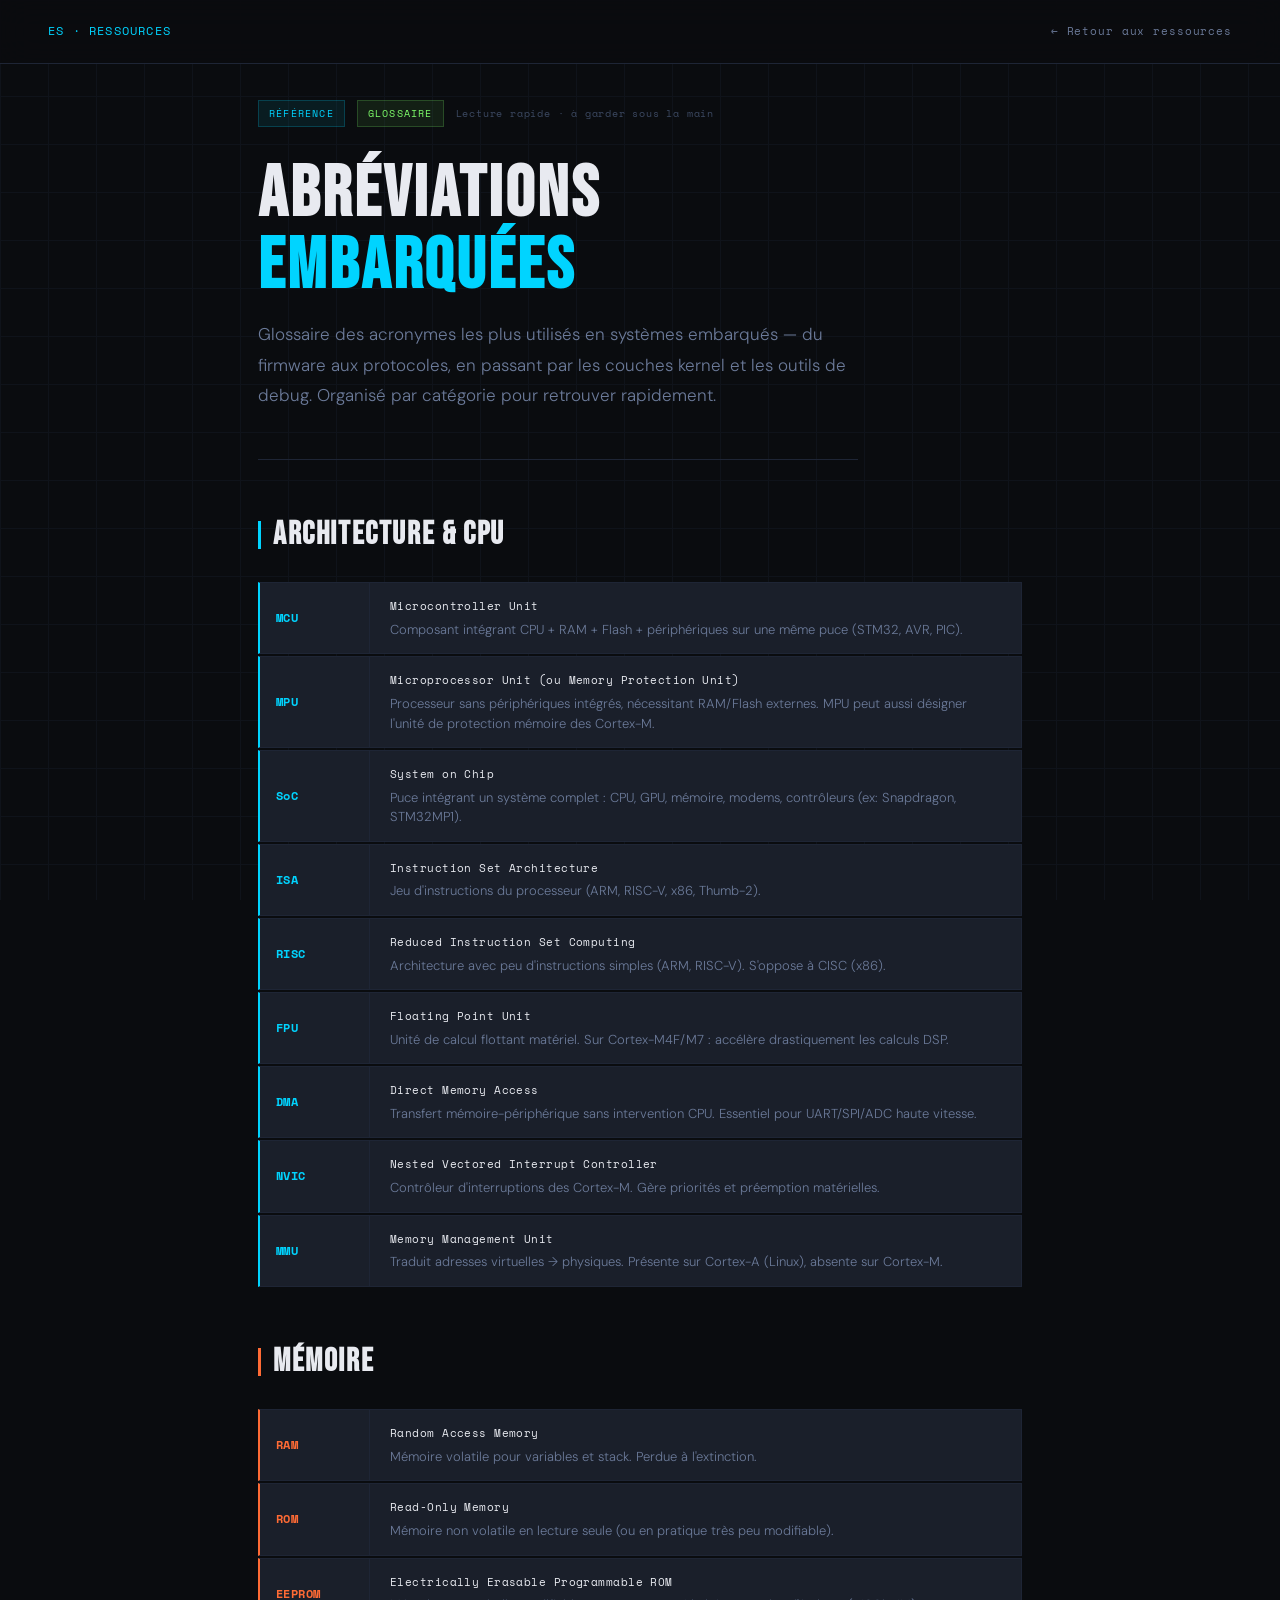
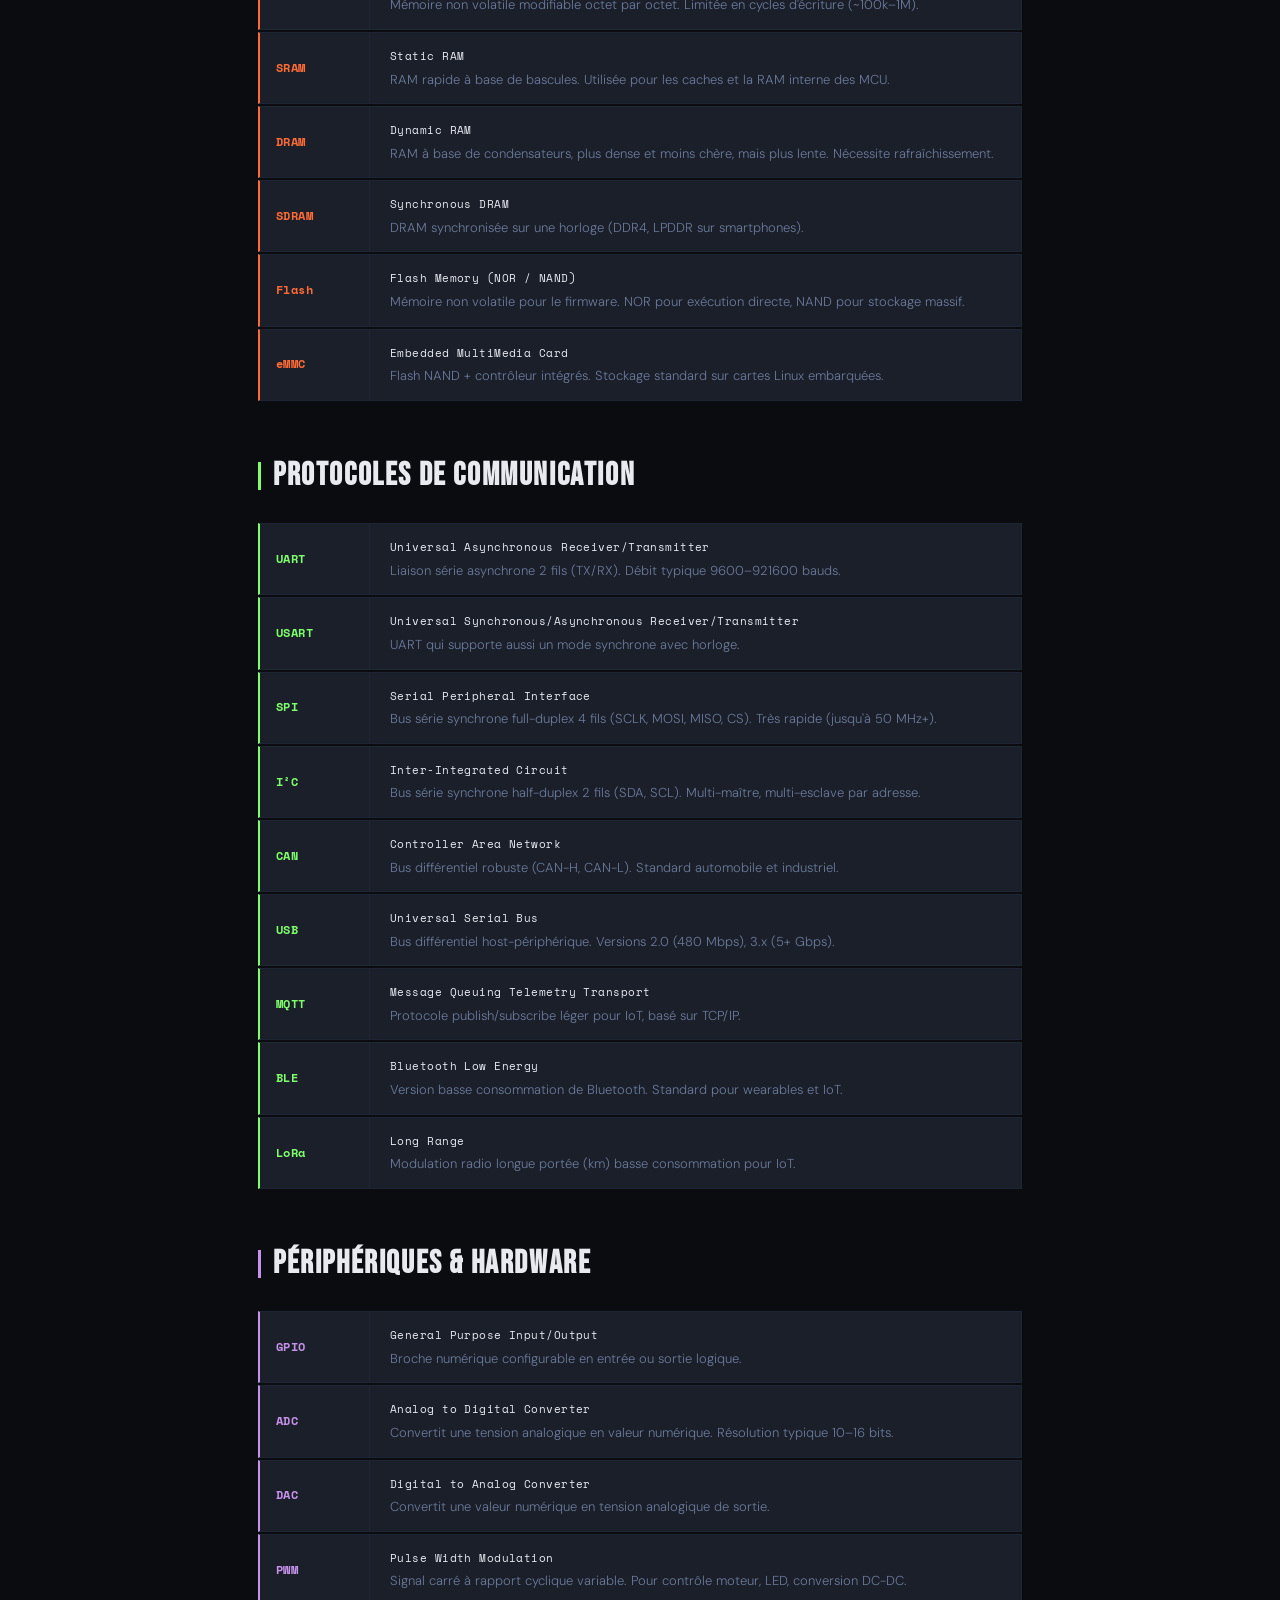
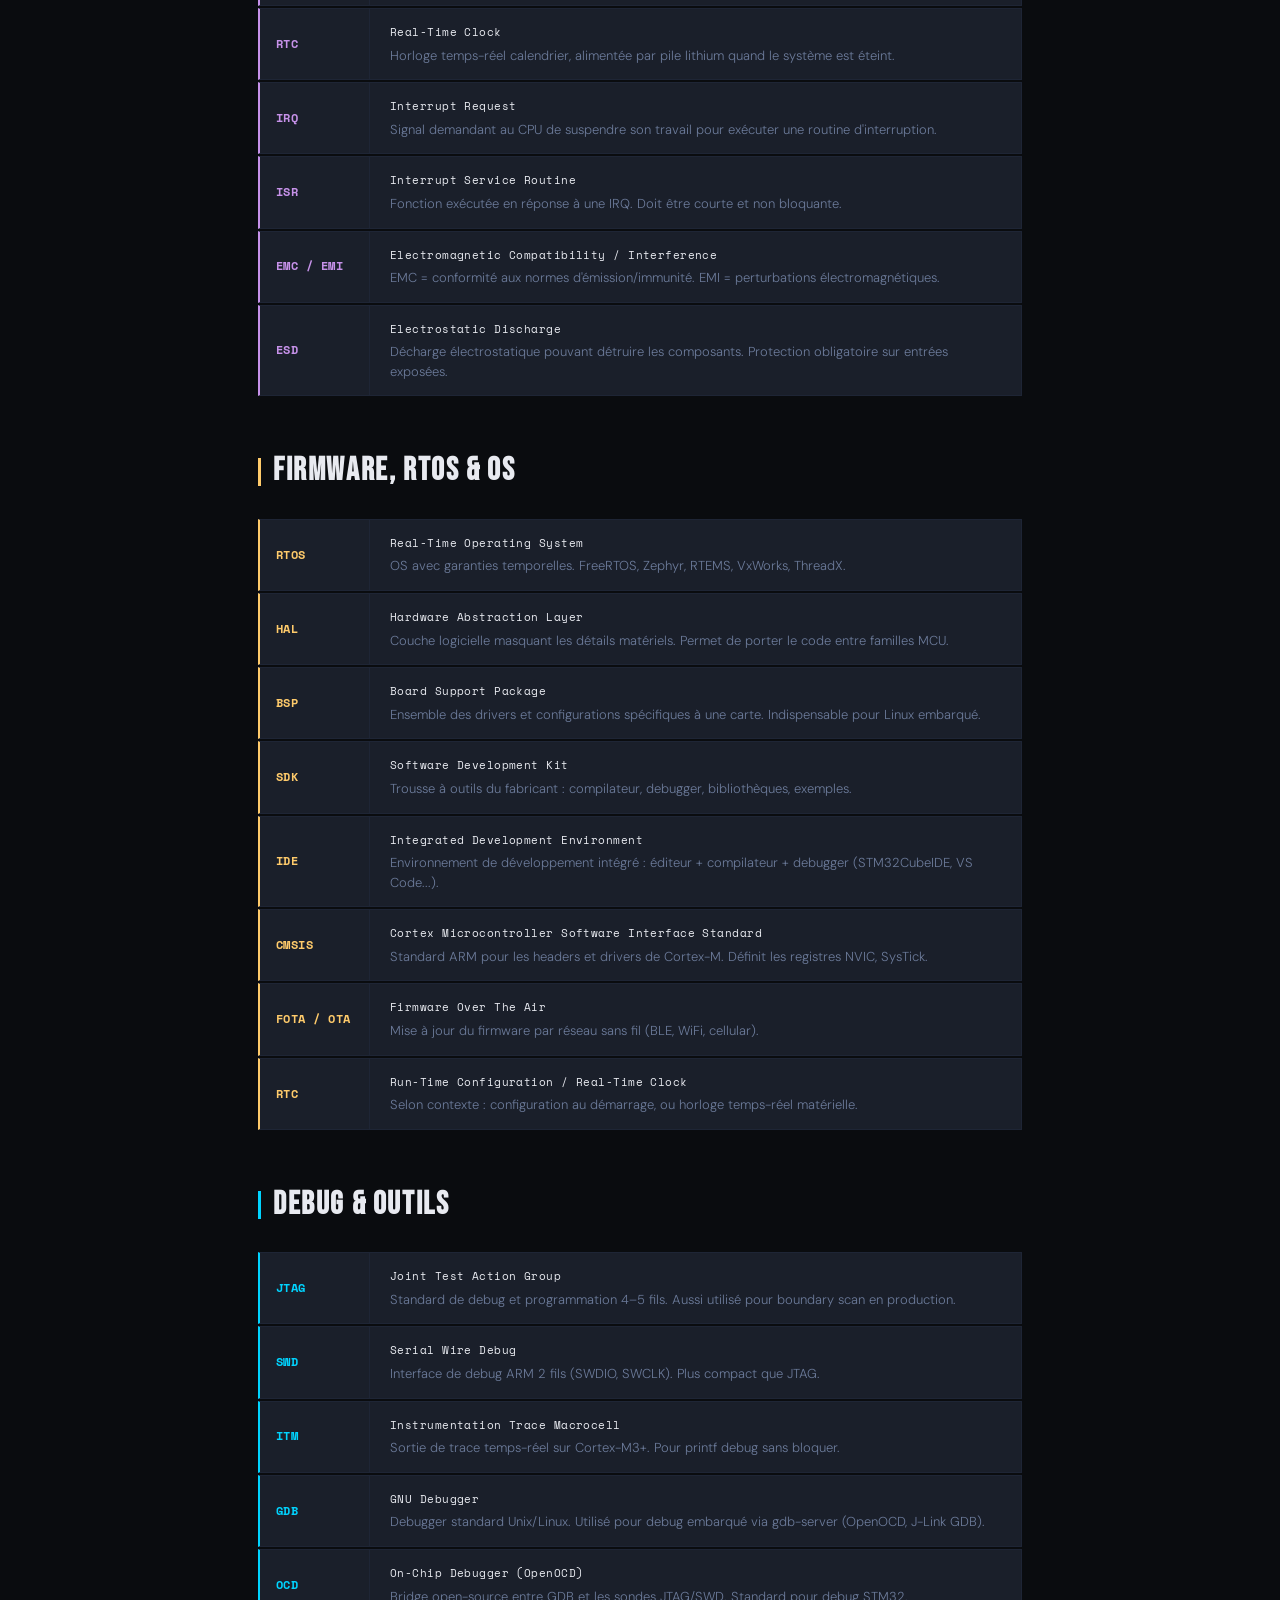
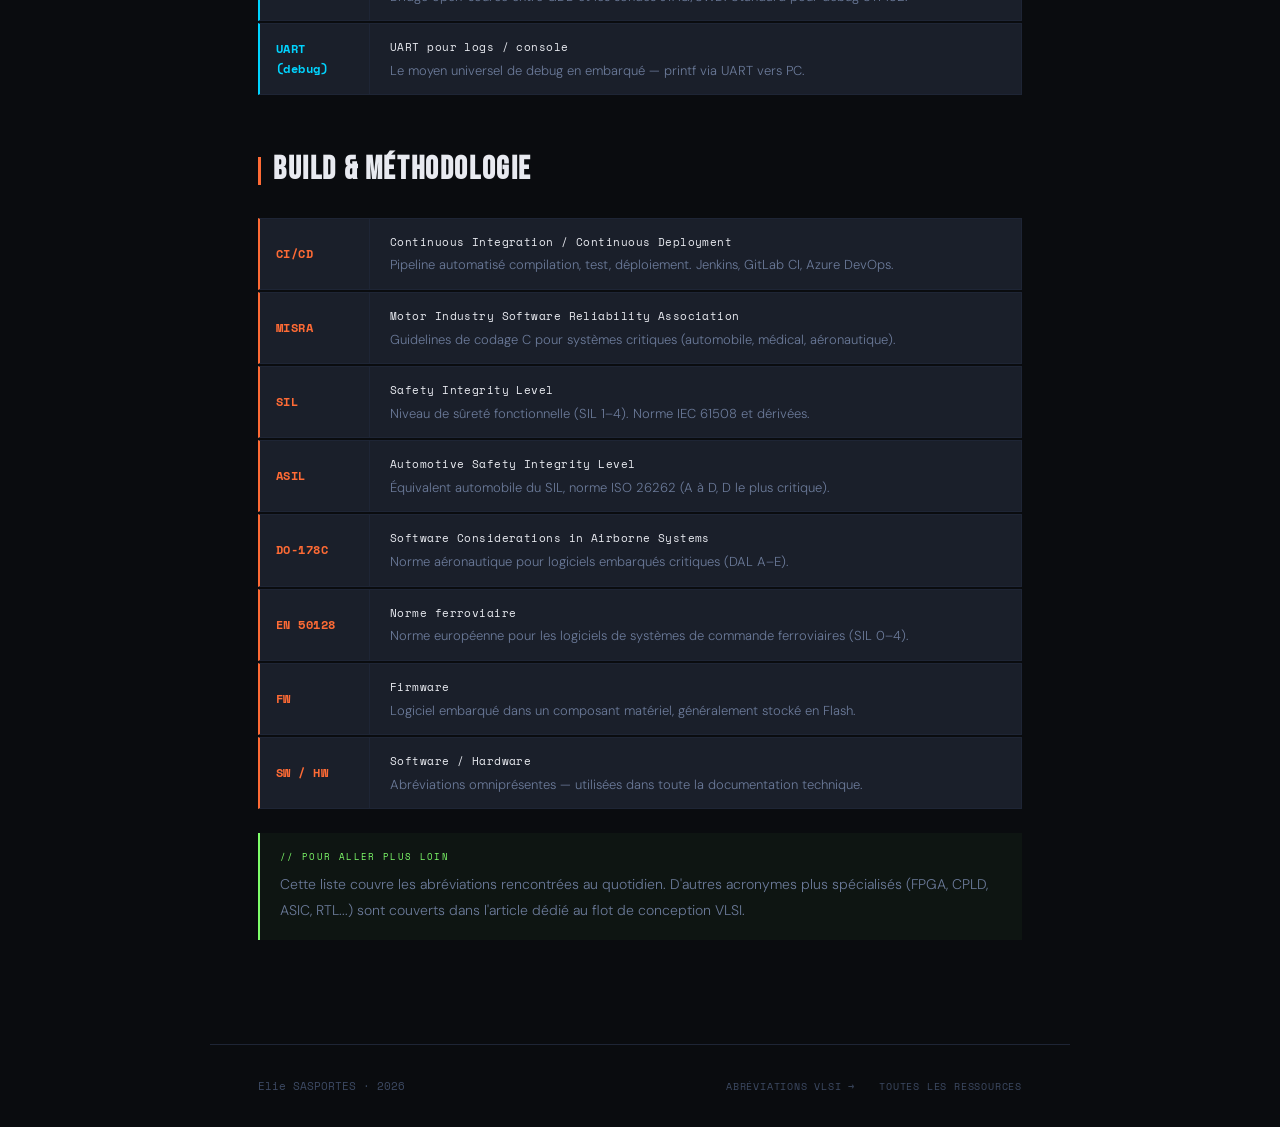
<file: article-abbreviations-embedded.html>
<!DOCTYPE html>
<html lang="fr">
<head>
<meta charset="UTF-8">
<meta name="viewport" content="width=device-width, initial-scale=1.0">
<title>Abréviations Embarquées — Elie SASPORTES</title>
<link href="https://fonts.googleapis.com/css2?family=Space+Mono:wght@400;700&family=DM+Sans:opsz,wght@9..40,300;9..40,400;9..40,500&family=Bebas+Neue&display=swap" rel="stylesheet">
<link rel="stylesheet" href="article-style.css">
<style>
  .abbr-grid { display: grid; grid-template-columns: 1fr; gap: 2px; margin: 20px 0; }
  .abbr-row { display: grid; grid-template-columns: 110px 1fr; background: var(--surface); border: 1px solid var(--border); border-left: 2px solid var(--accent); }
  .abbr-row.red    { border-left-color: var(--accent2); }
  .abbr-row.green  { border-left-color: var(--accent3); }
  .abbr-row.purple { border-left-color: var(--accent4); }
  .abbr-row.yellow { border-left-color: var(--accent5); }
  .abbr-name { font-family: 'Space Mono', monospace; font-size: 12px; color: var(--accent); padding: 14px 16px; border-right: 1px solid var(--border); display: flex; align-items: center; font-weight: 700; letter-spacing: 0.04em; }
  .abbr-row.red    .abbr-name { color: var(--accent2); }
  .abbr-row.green  .abbr-name { color: var(--accent3); }
  .abbr-row.purple .abbr-name { color: var(--accent4); }
  .abbr-row.yellow .abbr-name { color: var(--accent5); }
  .abbr-def  { padding: 14px 20px; }
  .abbr-full { font-family: 'Space Mono', monospace; font-size: 11px; color: var(--text); letter-spacing: 0.04em; margin-bottom: 4px; }
  .abbr-desc { font-size: 13px; color: var(--text-muted); line-height: 1.5; }
</style>
</head>
<body>
<nav>
  <a href="index.html" class="nav-logo">ES · Ressources</a>
  <a href="index.html#resources" class="nav-back">← Retour aux ressources</a>
</nav>
<div class="article-wrap">
  <div class="article-meta">
    <span class="meta-tag mt-blue">Référence</span>
    <span class="meta-tag mt-green">Glossaire</span>
    <span class="meta-info">Lecture rapide · à garder sous la main</span>
  </div>
  <h1>Abréviations<br><em class="blue">Embarquées</em></h1>
  <p class="subtitle">Glossaire des acronymes les plus utilisés en systèmes embarqués — du firmware aux protocoles, en passant par les couches kernel et les outils de debug. Organisé par catégorie pour retrouver rapidement.</p>

  <!-- ── ARCHITECTURE & CPU ── -->
  <h2 class="h-blue">Architecture &amp; CPU</h2>
  <div class="abbr-grid">
    <div class="abbr-row"><div class="abbr-name">MCU</div><div class="abbr-def"><div class="abbr-full">Microcontroller Unit</div><div class="abbr-desc">Composant intégrant CPU + RAM + Flash + périphériques sur une même puce (STM32, AVR, PIC).</div></div></div>
    <div class="abbr-row"><div class="abbr-name">MPU</div><div class="abbr-def"><div class="abbr-full">Microprocessor Unit (ou Memory Protection Unit)</div><div class="abbr-desc">Processeur sans périphériques intégrés, nécessitant RAM/Flash externes. MPU peut aussi désigner l'unité de protection mémoire des Cortex-M.</div></div></div>
    <div class="abbr-row"><div class="abbr-name">SoC</div><div class="abbr-def"><div class="abbr-full">System on Chip</div><div class="abbr-desc">Puce intégrant un système complet : CPU, GPU, mémoire, modems, contrôleurs (ex: Snapdragon, STM32MP1).</div></div></div>
    <div class="abbr-row"><div class="abbr-name">ISA</div><div class="abbr-def"><div class="abbr-full">Instruction Set Architecture</div><div class="abbr-desc">Jeu d'instructions du processeur (ARM, RISC-V, x86, Thumb-2).</div></div></div>
    <div class="abbr-row"><div class="abbr-name">RISC</div><div class="abbr-def"><div class="abbr-full">Reduced Instruction Set Computing</div><div class="abbr-desc">Architecture avec peu d'instructions simples (ARM, RISC-V). S'oppose à CISC (x86).</div></div></div>
    <div class="abbr-row"><div class="abbr-name">FPU</div><div class="abbr-def"><div class="abbr-full">Floating Point Unit</div><div class="abbr-desc">Unité de calcul flottant matériel. Sur Cortex-M4F/M7 : accélère drastiquement les calculs DSP.</div></div></div>
    <div class="abbr-row"><div class="abbr-name">DMA</div><div class="abbr-def"><div class="abbr-full">Direct Memory Access</div><div class="abbr-desc">Transfert mémoire-périphérique sans intervention CPU. Essentiel pour UART/SPI/ADC haute vitesse.</div></div></div>
    <div class="abbr-row"><div class="abbr-name">NVIC</div><div class="abbr-def"><div class="abbr-full">Nested Vectored Interrupt Controller</div><div class="abbr-desc">Contrôleur d'interruptions des Cortex-M. Gère priorités et préemption matérielles.</div></div></div>
    <div class="abbr-row"><div class="abbr-name">MMU</div><div class="abbr-def"><div class="abbr-full">Memory Management Unit</div><div class="abbr-desc">Traduit adresses virtuelles → physiques. Présente sur Cortex-A (Linux), absente sur Cortex-M.</div></div></div>
  </div>

  <!-- ── MÉMOIRE ── -->
  <h2 class="h-red">Mémoire</h2>
  <div class="abbr-grid">
    <div class="abbr-row red"><div class="abbr-name">RAM</div><div class="abbr-def"><div class="abbr-full">Random Access Memory</div><div class="abbr-desc">Mémoire volatile pour variables et stack. Perdue à l'extinction.</div></div></div>
    <div class="abbr-row red"><div class="abbr-name">ROM</div><div class="abbr-def"><div class="abbr-full">Read-Only Memory</div><div class="abbr-desc">Mémoire non volatile en lecture seule (ou en pratique très peu modifiable).</div></div></div>
    <div class="abbr-row red"><div class="abbr-name">EEPROM</div><div class="abbr-def"><div class="abbr-full">Electrically Erasable Programmable ROM</div><div class="abbr-desc">Mémoire non volatile modifiable octet par octet. Limitée en cycles d'écriture (~100k–1M).</div></div></div>
    <div class="abbr-row red"><div class="abbr-name">SRAM</div><div class="abbr-def"><div class="abbr-full">Static RAM</div><div class="abbr-desc">RAM rapide à base de bascules. Utilisée pour les caches et la RAM interne des MCU.</div></div></div>
    <div class="abbr-row red"><div class="abbr-name">DRAM</div><div class="abbr-def"><div class="abbr-full">Dynamic RAM</div><div class="abbr-desc">RAM à base de condensateurs, plus dense et moins chère, mais plus lente. Nécessite rafraîchissement.</div></div></div>
    <div class="abbr-row red"><div class="abbr-name">SDRAM</div><div class="abbr-def"><div class="abbr-full">Synchronous DRAM</div><div class="abbr-desc">DRAM synchronisée sur une horloge (DDR4, LPDDR sur smartphones).</div></div></div>
    <div class="abbr-row red"><div class="abbr-name">Flash</div><div class="abbr-def"><div class="abbr-full">Flash Memory (NOR / NAND)</div><div class="abbr-desc">Mémoire non volatile pour le firmware. NOR pour exécution directe, NAND pour stockage massif.</div></div></div>
    <div class="abbr-row red"><div class="abbr-name">eMMC</div><div class="abbr-def"><div class="abbr-full">Embedded MultiMedia Card</div><div class="abbr-desc">Flash NAND + contrôleur intégrés. Stockage standard sur cartes Linux embarquées.</div></div></div>
  </div>

  <!-- ── PROTOCOLES ── -->
  <h2 class="h-green">Protocoles de communication</h2>
  <div class="abbr-grid">
    <div class="abbr-row green"><div class="abbr-name">UART</div><div class="abbr-def"><div class="abbr-full">Universal Asynchronous Receiver/Transmitter</div><div class="abbr-desc">Liaison série asynchrone 2 fils (TX/RX). Débit typique 9600–921600 bauds.</div></div></div>
    <div class="abbr-row green"><div class="abbr-name">USART</div><div class="abbr-def"><div class="abbr-full">Universal Synchronous/Asynchronous Receiver/Transmitter</div><div class="abbr-desc">UART qui supporte aussi un mode synchrone avec horloge.</div></div></div>
    <div class="abbr-row green"><div class="abbr-name">SPI</div><div class="abbr-def"><div class="abbr-full">Serial Peripheral Interface</div><div class="abbr-desc">Bus série synchrone full-duplex 4 fils (SCLK, MOSI, MISO, CS). Très rapide (jusqu'à 50 MHz+).</div></div></div>
    <div class="abbr-row green"><div class="abbr-name">I²C</div><div class="abbr-def"><div class="abbr-full">Inter-Integrated Circuit</div><div class="abbr-desc">Bus série synchrone half-duplex 2 fils (SDA, SCL). Multi-maître, multi-esclave par adresse.</div></div></div>
    <div class="abbr-row green"><div class="abbr-name">CAN</div><div class="abbr-def"><div class="abbr-full">Controller Area Network</div><div class="abbr-desc">Bus différentiel robuste (CAN-H, CAN-L). Standard automobile et industriel.</div></div></div>
    <div class="abbr-row green"><div class="abbr-name">USB</div><div class="abbr-def"><div class="abbr-full">Universal Serial Bus</div><div class="abbr-desc">Bus différentiel host-périphérique. Versions 2.0 (480 Mbps), 3.x (5+ Gbps).</div></div></div>
    <div class="abbr-row green"><div class="abbr-name">MQTT</div><div class="abbr-def"><div class="abbr-full">Message Queuing Telemetry Transport</div><div class="abbr-desc">Protocole publish/subscribe léger pour IoT, basé sur TCP/IP.</div></div></div>
    <div class="abbr-row green"><div class="abbr-name">BLE</div><div class="abbr-def"><div class="abbr-full">Bluetooth Low Energy</div><div class="abbr-desc">Version basse consommation de Bluetooth. Standard pour wearables et IoT.</div></div></div>
    <div class="abbr-row green"><div class="abbr-name">LoRa</div><div class="abbr-def"><div class="abbr-full">Long Range</div><div class="abbr-desc">Modulation radio longue portée (km) basse consommation pour IoT.</div></div></div>
  </div>

  <!-- ── PÉRIPHÉRIQUES ── -->
  <h2 class="h-purple">Périphériques &amp; Hardware</h2>
  <div class="abbr-grid">
    <div class="abbr-row purple"><div class="abbr-name">GPIO</div><div class="abbr-def"><div class="abbr-full">General Purpose Input/Output</div><div class="abbr-desc">Broche numérique configurable en entrée ou sortie logique.</div></div></div>
    <div class="abbr-row purple"><div class="abbr-name">ADC</div><div class="abbr-def"><div class="abbr-full">Analog to Digital Converter</div><div class="abbr-desc">Convertit une tension analogique en valeur numérique. Résolution typique 10–16 bits.</div></div></div>
    <div class="abbr-row purple"><div class="abbr-name">DAC</div><div class="abbr-def"><div class="abbr-full">Digital to Analog Converter</div><div class="abbr-desc">Convertit une valeur numérique en tension analogique de sortie.</div></div></div>
    <div class="abbr-row purple"><div class="abbr-name">PWM</div><div class="abbr-def"><div class="abbr-full">Pulse Width Modulation</div><div class="abbr-desc">Signal carré à rapport cyclique variable. Pour contrôle moteur, LED, conversion DC-DC.</div></div></div>
    <div class="abbr-row purple"><div class="abbr-name">RTC</div><div class="abbr-def"><div class="abbr-full">Real-Time Clock</div><div class="abbr-desc">Horloge temps-réel calendrier, alimentée par pile lithium quand le système est éteint.</div></div></div>
    <div class="abbr-row purple"><div class="abbr-name">IRQ</div><div class="abbr-def"><div class="abbr-full">Interrupt Request</div><div class="abbr-desc">Signal demandant au CPU de suspendre son travail pour exécuter une routine d'interruption.</div></div></div>
    <div class="abbr-row purple"><div class="abbr-name">ISR</div><div class="abbr-def"><div class="abbr-full">Interrupt Service Routine</div><div class="abbr-desc">Fonction exécutée en réponse à une IRQ. Doit être courte et non bloquante.</div></div></div>
    <div class="abbr-row purple"><div class="abbr-name">EMC / EMI</div><div class="abbr-def"><div class="abbr-full">Electromagnetic Compatibility / Interference</div><div class="abbr-desc">EMC = conformité aux normes d'émission/immunité. EMI = perturbations électromagnétiques.</div></div></div>
    <div class="abbr-row purple"><div class="abbr-name">ESD</div><div class="abbr-def"><div class="abbr-full">Electrostatic Discharge</div><div class="abbr-desc">Décharge électrostatique pouvant détruire les composants. Protection obligatoire sur entrées exposées.</div></div></div>
  </div>

  <!-- ── FIRMWARE & OS ── -->
  <h2 class="h-yellow">Firmware, RTOS &amp; OS</h2>
  <div class="abbr-grid">
    <div class="abbr-row yellow"><div class="abbr-name">RTOS</div><div class="abbr-def"><div class="abbr-full">Real-Time Operating System</div><div class="abbr-desc">OS avec garanties temporelles. FreeRTOS, Zephyr, RTEMS, VxWorks, ThreadX.</div></div></div>
    <div class="abbr-row yellow"><div class="abbr-name">HAL</div><div class="abbr-def"><div class="abbr-full">Hardware Abstraction Layer</div><div class="abbr-desc">Couche logicielle masquant les détails matériels. Permet de porter le code entre familles MCU.</div></div></div>
    <div class="abbr-row yellow"><div class="abbr-name">BSP</div><div class="abbr-def"><div class="abbr-full">Board Support Package</div><div class="abbr-desc">Ensemble des drivers et configurations spécifiques à une carte. Indispensable pour Linux embarqué.</div></div></div>
    <div class="abbr-row yellow"><div class="abbr-name">SDK</div><div class="abbr-def"><div class="abbr-full">Software Development Kit</div><div class="abbr-desc">Trousse à outils du fabricant : compilateur, debugger, bibliothèques, exemples.</div></div></div>
    <div class="abbr-row yellow"><div class="abbr-name">IDE</div><div class="abbr-def"><div class="abbr-full">Integrated Development Environment</div><div class="abbr-desc">Environnement de développement intégré : éditeur + compilateur + debugger (STM32CubeIDE, VS Code...).</div></div></div>
    <div class="abbr-row yellow"><div class="abbr-name">CMSIS</div><div class="abbr-def"><div class="abbr-full">Cortex Microcontroller Software Interface Standard</div><div class="abbr-desc">Standard ARM pour les headers et drivers de Cortex-M. Définit les registres NVIC, SysTick.</div></div></div>
    <div class="abbr-row yellow"><div class="abbr-name">FOTA / OTA</div><div class="abbr-def"><div class="abbr-full">Firmware Over The Air</div><div class="abbr-desc">Mise à jour du firmware par réseau sans fil (BLE, WiFi, cellular).</div></div></div>
    <div class="abbr-row yellow"><div class="abbr-name">RTC</div><div class="abbr-def"><div class="abbr-full">Run-Time Configuration / Real-Time Clock</div><div class="abbr-desc">Selon contexte : configuration au démarrage, ou horloge temps-réel matérielle.</div></div></div>
  </div>

  <!-- ── DEBUG & TOOLING ── -->
  <h2 class="h-blue">Debug &amp; Outils</h2>
  <div class="abbr-grid">
    <div class="abbr-row"><div class="abbr-name">JTAG</div><div class="abbr-def"><div class="abbr-full">Joint Test Action Group</div><div class="abbr-desc">Standard de debug et programmation 4–5 fils. Aussi utilisé pour boundary scan en production.</div></div></div>
    <div class="abbr-row"><div class="abbr-name">SWD</div><div class="abbr-def"><div class="abbr-full">Serial Wire Debug</div><div class="abbr-desc">Interface de debug ARM 2 fils (SWDIO, SWCLK). Plus compact que JTAG.</div></div></div>
    <div class="abbr-row"><div class="abbr-name">ITM</div><div class="abbr-def"><div class="abbr-full">Instrumentation Trace Macrocell</div><div class="abbr-desc">Sortie de trace temps-réel sur Cortex-M3+. Pour printf debug sans bloquer.</div></div></div>
    <div class="abbr-row"><div class="abbr-name">GDB</div><div class="abbr-def"><div class="abbr-full">GNU Debugger</div><div class="abbr-desc">Debugger standard Unix/Linux. Utilisé pour debug embarqué via gdb-server (OpenOCD, J-Link GDB).</div></div></div>
    <div class="abbr-row"><div class="abbr-name">OCD</div><div class="abbr-def"><div class="abbr-full">On-Chip Debugger (OpenOCD)</div><div class="abbr-desc">Bridge open-source entre GDB et les sondes JTAG/SWD. Standard pour debug STM32.</div></div></div>
    <div class="abbr-row"><div class="abbr-name">UART (debug)</div><div class="abbr-def"><div class="abbr-full">UART pour logs / console</div><div class="abbr-desc">Le moyen universel de debug en embarqué — printf via UART vers PC.</div></div></div>
  </div>

  <!-- ── BUILD & DEV ── -->
  <h2 class="h-red">Build &amp; Méthodologie</h2>
  <div class="abbr-grid">
    <div class="abbr-row red"><div class="abbr-name">CI/CD</div><div class="abbr-def"><div class="abbr-full">Continuous Integration / Continuous Deployment</div><div class="abbr-desc">Pipeline automatisé compilation, test, déploiement. Jenkins, GitLab CI, Azure DevOps.</div></div></div>
    <div class="abbr-row red"><div class="abbr-name">MISRA</div><div class="abbr-def"><div class="abbr-full">Motor Industry Software Reliability Association</div><div class="abbr-desc">Guidelines de codage C pour systèmes critiques (automobile, médical, aéronautique).</div></div></div>
    <div class="abbr-row red"><div class="abbr-name">SIL</div><div class="abbr-def"><div class="abbr-full">Safety Integrity Level</div><div class="abbr-desc">Niveau de sûreté fonctionnelle (SIL 1–4). Norme IEC 61508 et dérivées.</div></div></div>
    <div class="abbr-row red"><div class="abbr-name">ASIL</div><div class="abbr-def"><div class="abbr-full">Automotive Safety Integrity Level</div><div class="abbr-desc">Équivalent automobile du SIL, norme ISO 26262 (A à D, D le plus critique).</div></div></div>
    <div class="abbr-row red"><div class="abbr-name">DO-178C</div><div class="abbr-def"><div class="abbr-full">Software Considerations in Airborne Systems</div><div class="abbr-desc">Norme aéronautique pour logiciels embarqués critiques (DAL A–E).</div></div></div>
    <div class="abbr-row red"><div class="abbr-name">EN 50128</div><div class="abbr-def"><div class="abbr-full">Norme ferroviaire</div><div class="abbr-desc">Norme européenne pour les logiciels de systèmes de commande ferroviaires (SIL 0–4).</div></div></div>
    <div class="abbr-row red"><div class="abbr-name">FW</div><div class="abbr-def"><div class="abbr-full">Firmware</div><div class="abbr-desc">Logiciel embarqué dans un composant matériel, généralement stocké en Flash.</div></div></div>
    <div class="abbr-row red"><div class="abbr-name">SW / HW</div><div class="abbr-def"><div class="abbr-full">Software / Hardware</div><div class="abbr-desc">Abréviations omniprésentes — utilisées dans toute la documentation technique.</div></div></div>
  </div>

  <div class="callout">
    <div class="callout-label">// pour aller plus loin</div>
    <p>Cette liste couvre les abréviations rencontrées au quotidien. D'autres acronymes plus spécialisés (FPGA, CPLD, ASIC, RTL...) sont couverts dans l'article dédié au flot de conception VLSI.</p>
  </div>

</div>

<footer class="page-footer">
  <div class="pf-left">Elie SASPORTES · 2026</div>
  <div class="pf-nav">
    <a href="article-abbreviations-vlsi.html">Abréviations VLSI →</a>
    <a href="index.html#resources">Toutes les ressources</a>
  </div>
</footer>

</body>
</html>
</file>
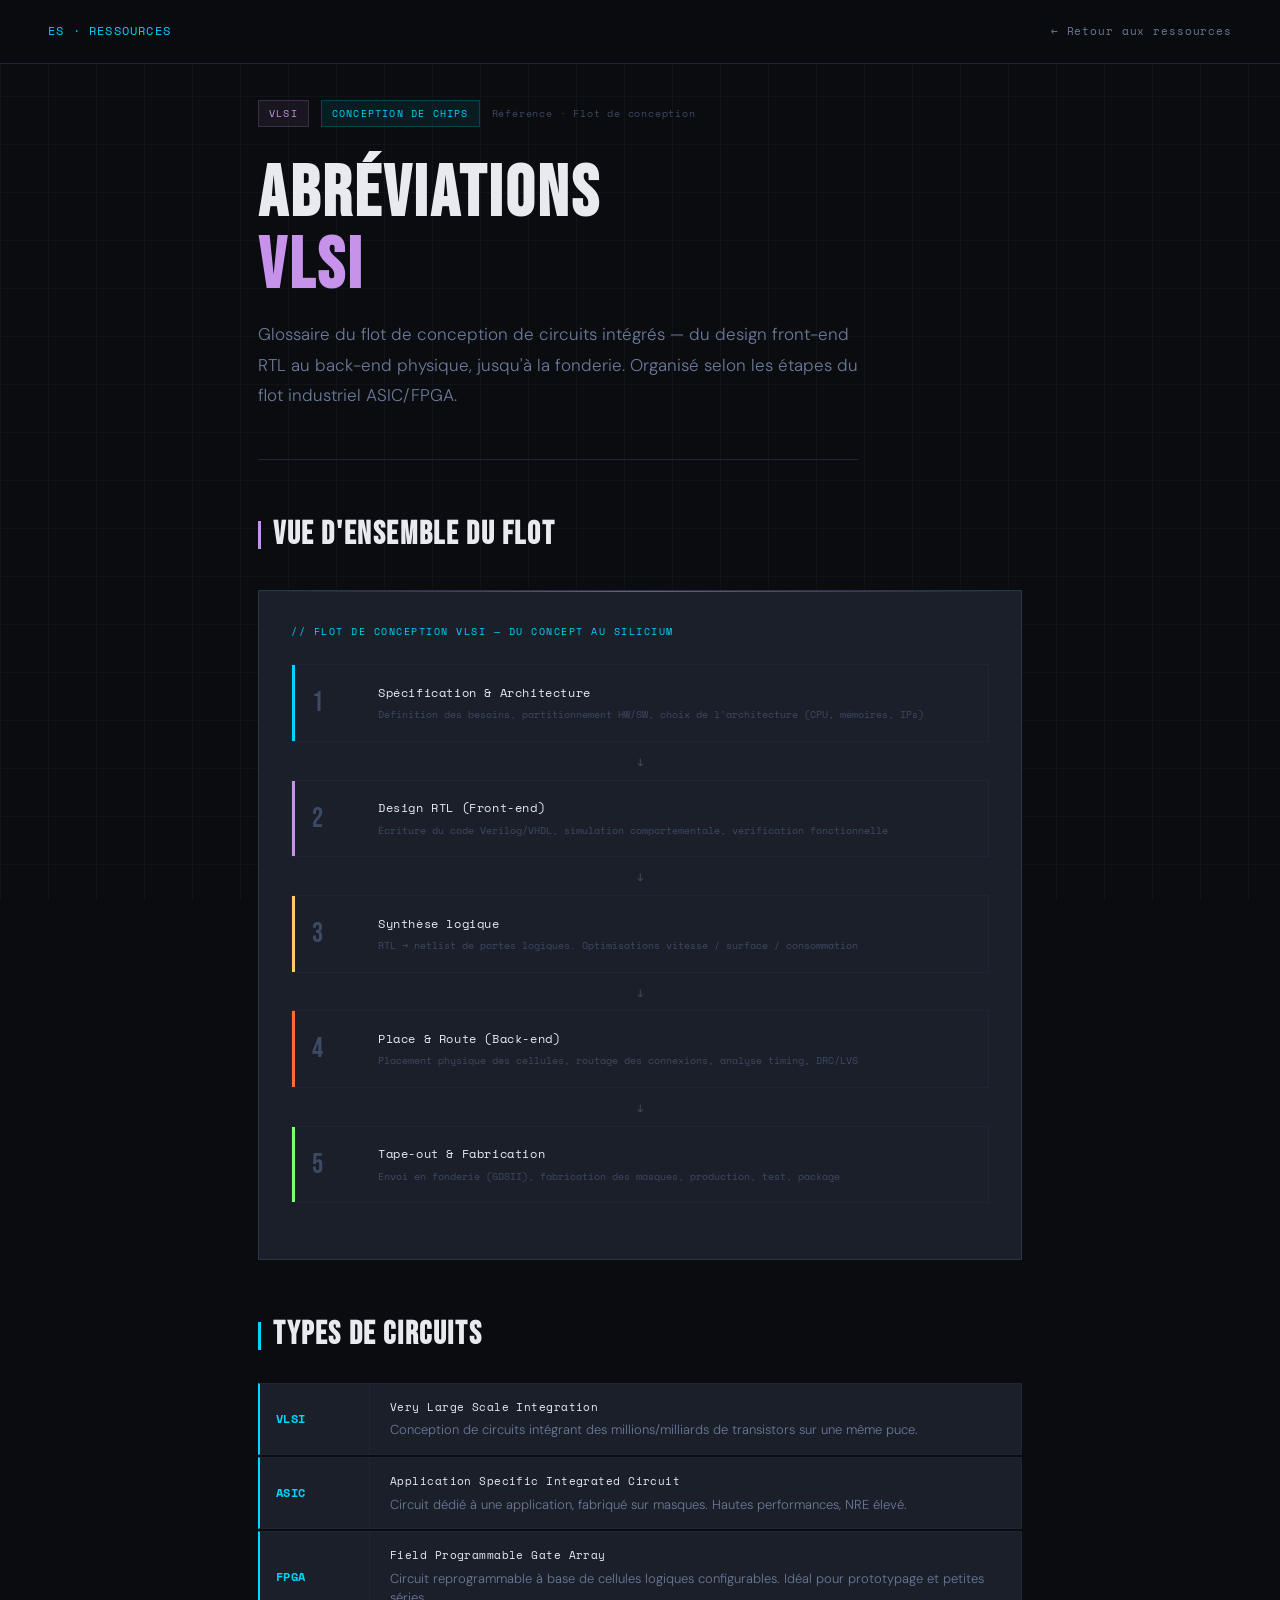
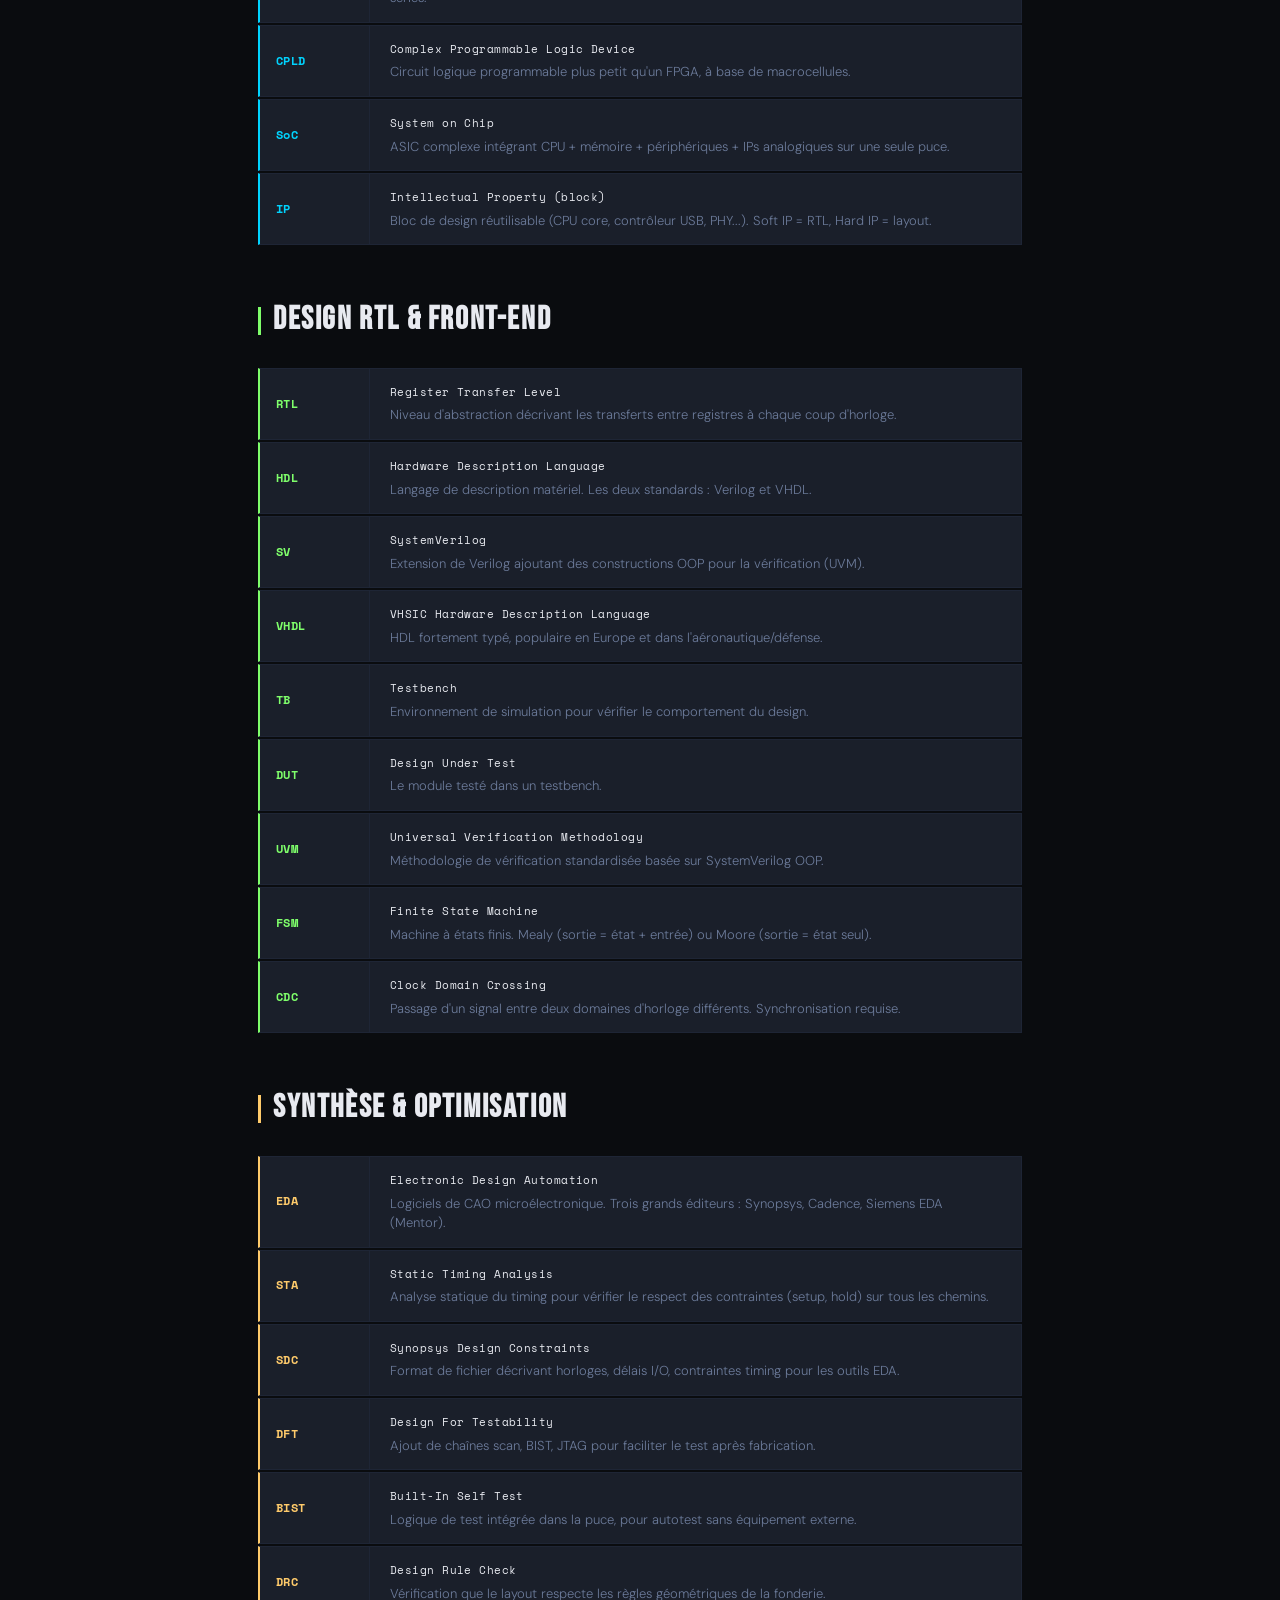
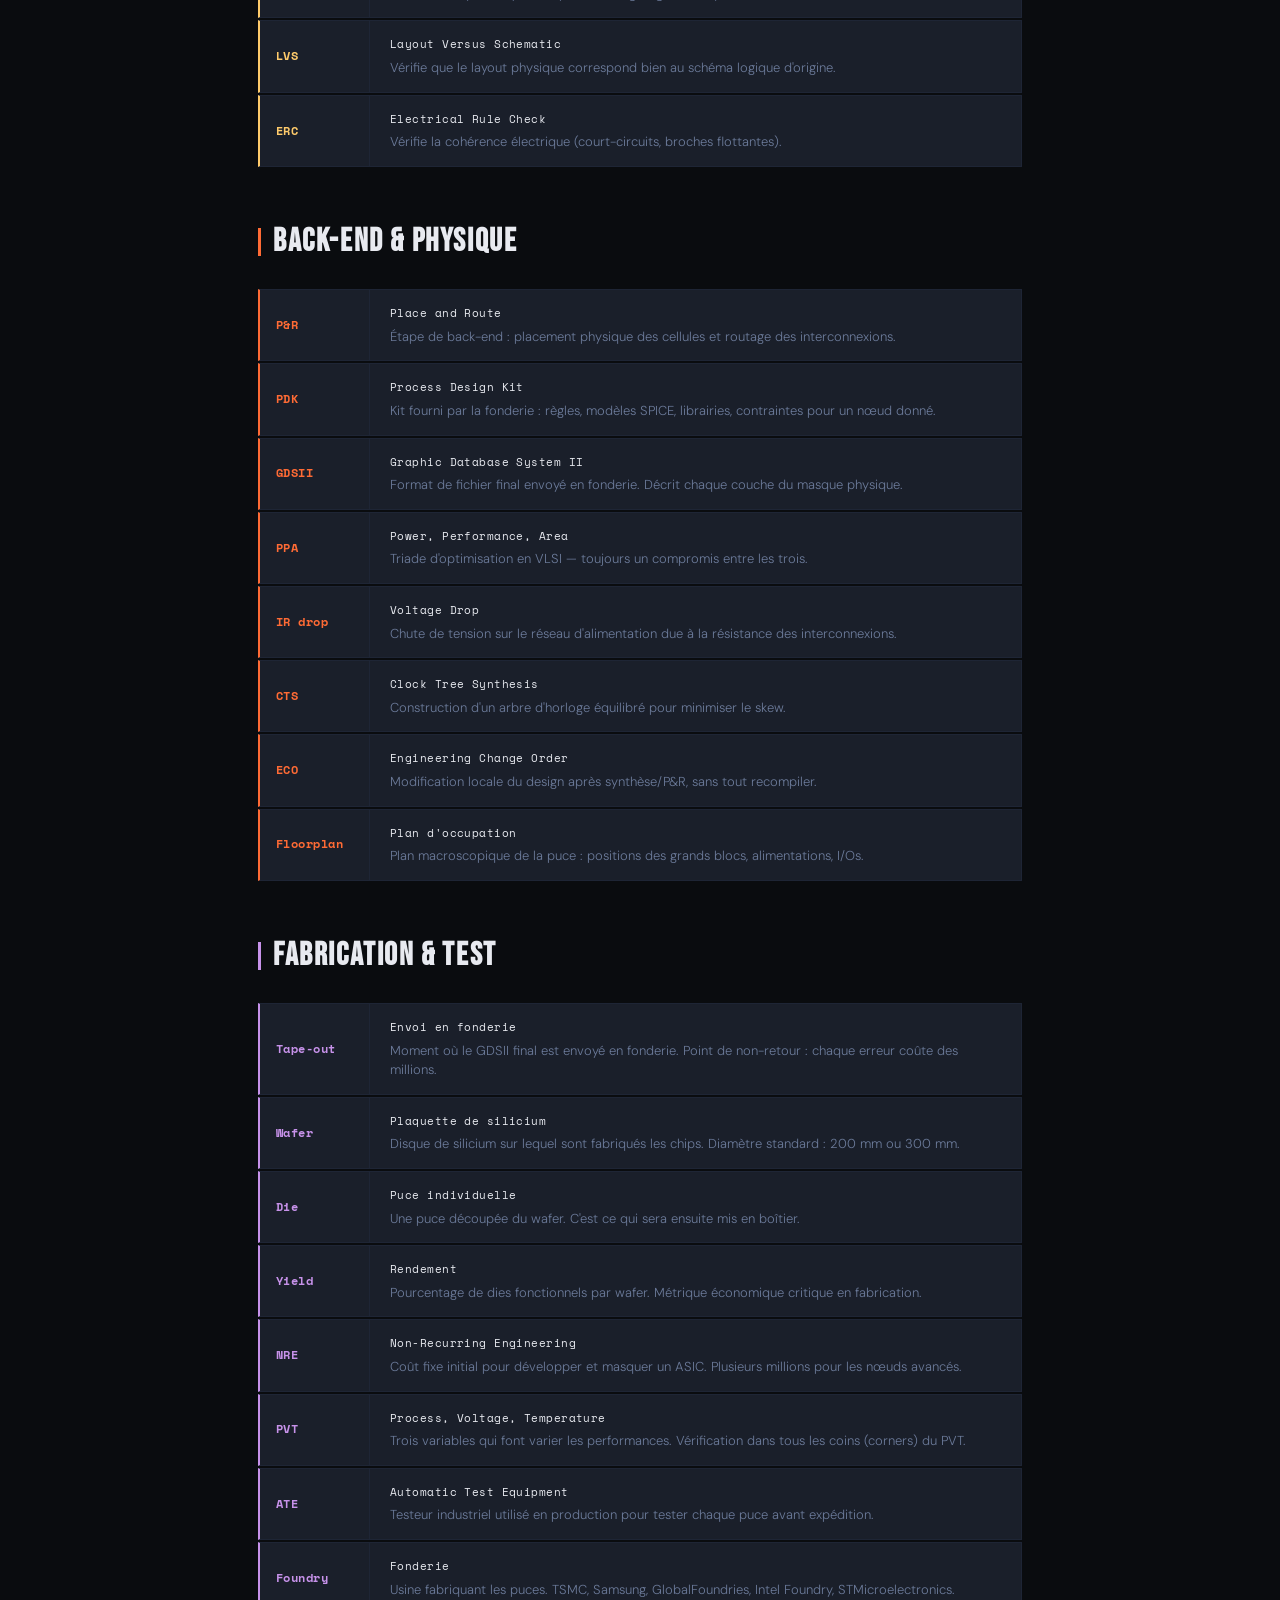
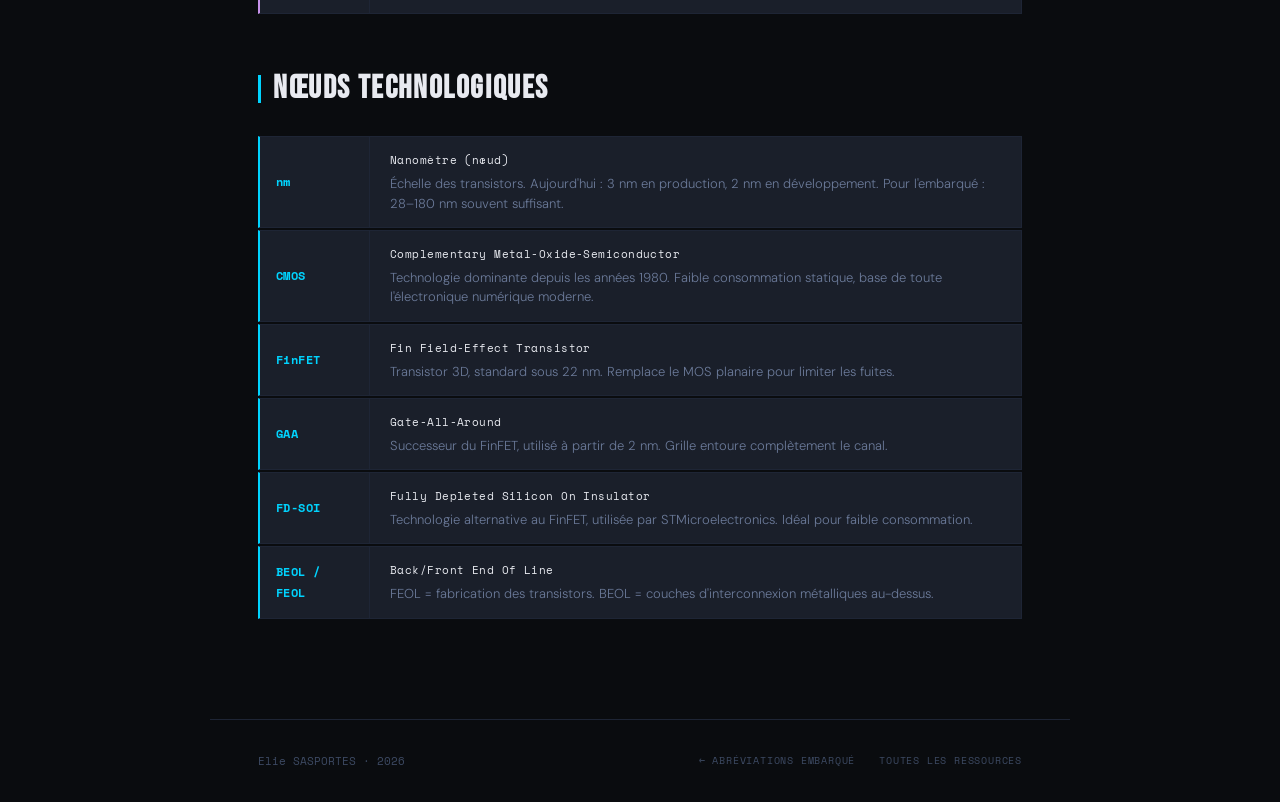
<file: article-abbreviations-vlsi.html>
<!DOCTYPE html>
<html lang="fr">
<head>
<meta charset="UTF-8">
<meta name="viewport" content="width=device-width, initial-scale=1.0">
<title>Abréviations VLSI — Elie SASPORTES</title>
<link href="https://fonts.googleapis.com/css2?family=Space+Mono:wght@400;700&family=DM+Sans:opsz,wght@9..40,300;9..40,400;9..40,500&family=Bebas+Neue&display=swap" rel="stylesheet">
<link rel="stylesheet" href="article-style.css">
<style>
  .abbr-grid { display: grid; grid-template-columns: 1fr; gap: 2px; margin: 20px 0; }
  .abbr-row { display: grid; grid-template-columns: 110px 1fr; background: var(--surface); border: 1px solid var(--border); border-left: 2px solid var(--accent); }
  .abbr-row.red    { border-left-color: var(--accent2); }
  .abbr-row.green  { border-left-color: var(--accent3); }
  .abbr-row.purple { border-left-color: var(--accent4); }
  .abbr-row.yellow { border-left-color: var(--accent5); }
  .abbr-name { font-family: 'Space Mono', monospace; font-size: 12px; color: var(--accent); padding: 14px 16px; border-right: 1px solid var(--border); display: flex; align-items: center; font-weight: 700; letter-spacing: 0.04em; }
  .abbr-row.red    .abbr-name { color: var(--accent2); }
  .abbr-row.green  .abbr-name { color: var(--accent3); }
  .abbr-row.purple .abbr-name { color: var(--accent4); }
  .abbr-row.yellow .abbr-name { color: var(--accent5); }
  .abbr-def  { padding: 14px 20px; }
  .abbr-full { font-family: 'Space Mono', monospace; font-size: 11px; color: var(--text); letter-spacing: 0.04em; margin-bottom: 4px; }
  .abbr-desc { font-size: 13px; color: var(--text-muted); line-height: 1.5; }

  /* FLOW DIAGRAM */
  .flow { margin: 24px 0; }
  .flow-step { display: flex; align-items: center; gap: 16px; padding: 14px 20px; background: var(--surface); border: 1px solid var(--border); margin-bottom: 2px; position: relative; }
  .flow-step::before { content: ''; position: absolute; left: 0; top: 0; bottom: 0; width: 3px; }
  .flow-step.s1::before { background: var(--accent); }
  .flow-step.s2::before { background: var(--accent4); }
  .flow-step.s3::before { background: var(--accent5); }
  .flow-step.s4::before { background: var(--accent2); }
  .flow-step.s5::before { background: var(--accent3); }
  .flow-num { font-family: 'Bebas Neue', sans-serif; font-size: 28px; color: var(--text-dim); width: 50px; flex-shrink: 0; }
  .flow-content { flex: 1; }
  .flow-title { font-family: 'Space Mono', monospace; font-size: 12px; color: var(--text); letter-spacing: 0.05em; margin-bottom: 4px; }
  .flow-desc { font-family: 'Space Mono', monospace; font-size: 10px; color: var(--text-dim); line-height: 1.6; }
  .flow-arrow { text-align: center; font-family: 'Space Mono', monospace; font-size: 14px; color: var(--text-dim); padding: 6px 0; }
</style>
</head>
<body>
<nav>
  <a href="index.html" class="nav-logo">ES · Ressources</a>
  <a href="index.html#resources" class="nav-back">← Retour aux ressources</a>
</nav>
<div class="article-wrap">
  <div class="article-meta">
    <span class="meta-tag mt-purple">VLSI</span>
    <span class="meta-tag mt-blue">Conception de chips</span>
    <span class="meta-info">Référence · Flot de conception</span>
  </div>
  <h1>Abréviations<br><em class="purple">VLSI</em></h1>
  <p class="subtitle">Glossaire du flot de conception de circuits intégrés — du design front-end RTL au back-end physique, jusqu'à la fonderie. Organisé selon les étapes du flot industriel ASIC/FPGA.</p>

  <!-- ── FLOW OVERVIEW ── -->
  <h2 class="h-purple">Vue d'ensemble du flot</h2>
  <div class="diagram d-purple">
    <div class="diagram-title">// Flot de conception VLSI — du concept au silicium</div>
    <div class="flow">
      <div class="flow-step s1">
        <div class="flow-num">1</div>
        <div class="flow-content">
          <div class="flow-title">Spécification &amp; Architecture</div>
          <div class="flow-desc">Définition des besoins, partitionnement HW/SW, choix de l'architecture (CPU, mémoires, IPs)</div>
        </div>
      </div>
      <div class="flow-arrow">↓</div>
      <div class="flow-step s2">
        <div class="flow-num">2</div>
        <div class="flow-content">
          <div class="flow-title">Design RTL (Front-end)</div>
          <div class="flow-desc">Écriture du code Verilog/VHDL, simulation comportementale, vérification fonctionnelle</div>
        </div>
      </div>
      <div class="flow-arrow">↓</div>
      <div class="flow-step s3">
        <div class="flow-num">3</div>
        <div class="flow-content">
          <div class="flow-title">Synthèse logique</div>
          <div class="flow-desc">RTL → netlist de portes logiques. Optimisations vitesse / surface / consommation</div>
        </div>
      </div>
      <div class="flow-arrow">↓</div>
      <div class="flow-step s4">
        <div class="flow-num">4</div>
        <div class="flow-content">
          <div class="flow-title">Place &amp; Route (Back-end)</div>
          <div class="flow-desc">Placement physique des cellules, routage des connexions, analyse timing, DRC/LVS</div>
        </div>
      </div>
      <div class="flow-arrow">↓</div>
      <div class="flow-step s5">
        <div class="flow-num">5</div>
        <div class="flow-content">
          <div class="flow-title">Tape-out &amp; Fabrication</div>
          <div class="flow-desc">Envoi en fonderie (GDSII), fabrication des masques, production, test, package</div>
        </div>
      </div>
    </div>
  </div>

  <!-- ── TYPES DE CIRCUITS ── -->
  <h2 class="h-blue">Types de circuits</h2>
  <div class="abbr-grid">
    <div class="abbr-row"><div class="abbr-name">VLSI</div><div class="abbr-def"><div class="abbr-full">Very Large Scale Integration</div><div class="abbr-desc">Conception de circuits intégrant des millions/milliards de transistors sur une même puce.</div></div></div>
    <div class="abbr-row"><div class="abbr-name">ASIC</div><div class="abbr-def"><div class="abbr-full">Application Specific Integrated Circuit</div><div class="abbr-desc">Circuit dédié à une application, fabriqué sur masques. Hautes performances, NRE élevé.</div></div></div>
    <div class="abbr-row"><div class="abbr-name">FPGA</div><div class="abbr-def"><div class="abbr-full">Field Programmable Gate Array</div><div class="abbr-desc">Circuit reprogrammable à base de cellules logiques configurables. Idéal pour prototypage et petites séries.</div></div></div>
    <div class="abbr-row"><div class="abbr-name">CPLD</div><div class="abbr-def"><div class="abbr-full">Complex Programmable Logic Device</div><div class="abbr-desc">Circuit logique programmable plus petit qu'un FPGA, à base de macrocellules.</div></div></div>
    <div class="abbr-row"><div class="abbr-name">SoC</div><div class="abbr-def"><div class="abbr-full">System on Chip</div><div class="abbr-desc">ASIC complexe intégrant CPU + mémoire + périphériques + IPs analogiques sur une seule puce.</div></div></div>
    <div class="abbr-row"><div class="abbr-name">IP</div><div class="abbr-def"><div class="abbr-full">Intellectual Property (block)</div><div class="abbr-desc">Bloc de design réutilisable (CPU core, contrôleur USB, PHY...). Soft IP = RTL, Hard IP = layout.</div></div></div>
  </div>

  <!-- ── DESIGN RTL ── -->
  <h2 class="h-green">Design RTL &amp; Front-end</h2>
  <div class="abbr-grid">
    <div class="abbr-row green"><div class="abbr-name">RTL</div><div class="abbr-def"><div class="abbr-full">Register Transfer Level</div><div class="abbr-desc">Niveau d'abstraction décrivant les transferts entre registres à chaque coup d'horloge.</div></div></div>
    <div class="abbr-row green"><div class="abbr-name">HDL</div><div class="abbr-def"><div class="abbr-full">Hardware Description Language</div><div class="abbr-desc">Langage de description matériel. Les deux standards : Verilog et VHDL.</div></div></div>
    <div class="abbr-row green"><div class="abbr-name">SV</div><div class="abbr-def"><div class="abbr-full">SystemVerilog</div><div class="abbr-desc">Extension de Verilog ajoutant des constructions OOP pour la vérification (UVM).</div></div></div>
    <div class="abbr-row green"><div class="abbr-name">VHDL</div><div class="abbr-def"><div class="abbr-full">VHSIC Hardware Description Language</div><div class="abbr-desc">HDL fortement typé, populaire en Europe et dans l'aéronautique/défense.</div></div></div>
    <div class="abbr-row green"><div class="abbr-name">TB</div><div class="abbr-def"><div class="abbr-full">Testbench</div><div class="abbr-desc">Environnement de simulation pour vérifier le comportement du design.</div></div></div>
    <div class="abbr-row green"><div class="abbr-name">DUT</div><div class="abbr-def"><div class="abbr-full">Design Under Test</div><div class="abbr-desc">Le module testé dans un testbench.</div></div></div>
    <div class="abbr-row green"><div class="abbr-name">UVM</div><div class="abbr-def"><div class="abbr-full">Universal Verification Methodology</div><div class="abbr-desc">Méthodologie de vérification standardisée basée sur SystemVerilog OOP.</div></div></div>
    <div class="abbr-row green"><div class="abbr-name">FSM</div><div class="abbr-def"><div class="abbr-full">Finite State Machine</div><div class="abbr-desc">Machine à états finis. Mealy (sortie = état + entrée) ou Moore (sortie = état seul).</div></div></div>
    <div class="abbr-row green"><div class="abbr-name">CDC</div><div class="abbr-def"><div class="abbr-full">Clock Domain Crossing</div><div class="abbr-desc">Passage d'un signal entre deux domaines d'horloge différents. Synchronisation requise.</div></div></div>
  </div>

  <!-- ── SYNTHESIS ── -->
  <h2 class="h-yellow">Synthèse &amp; Optimisation</h2>
  <div class="abbr-grid">
    <div class="abbr-row yellow"><div class="abbr-name">EDA</div><div class="abbr-def"><div class="abbr-full">Electronic Design Automation</div><div class="abbr-desc">Logiciels de CAO microélectronique. Trois grands éditeurs : Synopsys, Cadence, Siemens EDA (Mentor).</div></div></div>
    <div class="abbr-row yellow"><div class="abbr-name">STA</div><div class="abbr-def"><div class="abbr-full">Static Timing Analysis</div><div class="abbr-desc">Analyse statique du timing pour vérifier le respect des contraintes (setup, hold) sur tous les chemins.</div></div></div>
    <div class="abbr-row yellow"><div class="abbr-name">SDC</div><div class="abbr-def"><div class="abbr-full">Synopsys Design Constraints</div><div class="abbr-desc">Format de fichier décrivant horloges, délais I/O, contraintes timing pour les outils EDA.</div></div></div>
    <div class="abbr-row yellow"><div class="abbr-name">DFT</div><div class="abbr-def"><div class="abbr-full">Design For Testability</div><div class="abbr-desc">Ajout de chaînes scan, BIST, JTAG pour faciliter le test après fabrication.</div></div></div>
    <div class="abbr-row yellow"><div class="abbr-name">BIST</div><div class="abbr-def"><div class="abbr-full">Built-In Self Test</div><div class="abbr-desc">Logique de test intégrée dans la puce, pour autotest sans équipement externe.</div></div></div>
    <div class="abbr-row yellow"><div class="abbr-name">DRC</div><div class="abbr-def"><div class="abbr-full">Design Rule Check</div><div class="abbr-desc">Vérification que le layout respecte les règles géométriques de la fonderie.</div></div></div>
    <div class="abbr-row yellow"><div class="abbr-name">LVS</div><div class="abbr-def"><div class="abbr-full">Layout Versus Schematic</div><div class="abbr-desc">Vérifie que le layout physique correspond bien au schéma logique d'origine.</div></div></div>
    <div class="abbr-row yellow"><div class="abbr-name">ERC</div><div class="abbr-def"><div class="abbr-full">Electrical Rule Check</div><div class="abbr-desc">Vérifie la cohérence électrique (court-circuits, broches flottantes).</div></div></div>
  </div>

  <!-- ── BACK END ── -->
  <h2 class="h-red">Back-end &amp; Physique</h2>
  <div class="abbr-grid">
    <div class="abbr-row red"><div class="abbr-name">P&amp;R</div><div class="abbr-def"><div class="abbr-full">Place and Route</div><div class="abbr-desc">Étape de back-end : placement physique des cellules et routage des interconnexions.</div></div></div>
    <div class="abbr-row red"><div class="abbr-name">PDK</div><div class="abbr-def"><div class="abbr-full">Process Design Kit</div><div class="abbr-desc">Kit fourni par la fonderie : règles, modèles SPICE, librairies, contraintes pour un nœud donné.</div></div></div>
    <div class="abbr-row red"><div class="abbr-name">GDSII</div><div class="abbr-def"><div class="abbr-full">Graphic Database System II</div><div class="abbr-desc">Format de fichier final envoyé en fonderie. Décrit chaque couche du masque physique.</div></div></div>
    <div class="abbr-row red"><div class="abbr-name">PPA</div><div class="abbr-def"><div class="abbr-full">Power, Performance, Area</div><div class="abbr-desc">Triade d'optimisation en VLSI — toujours un compromis entre les trois.</div></div></div>
    <div class="abbr-row red"><div class="abbr-name">IR drop</div><div class="abbr-def"><div class="abbr-full">Voltage Drop</div><div class="abbr-desc">Chute de tension sur le réseau d'alimentation due à la résistance des interconnexions.</div></div></div>
    <div class="abbr-row red"><div class="abbr-name">CTS</div><div class="abbr-def"><div class="abbr-full">Clock Tree Synthesis</div><div class="abbr-desc">Construction d'un arbre d'horloge équilibré pour minimiser le skew.</div></div></div>
    <div class="abbr-row red"><div class="abbr-name">ECO</div><div class="abbr-def"><div class="abbr-full">Engineering Change Order</div><div class="abbr-desc">Modification locale du design après synthèse/P&amp;R, sans tout recompiler.</div></div></div>
    <div class="abbr-row red"><div class="abbr-name">Floorplan</div><div class="abbr-def"><div class="abbr-full">Plan d'occupation</div><div class="abbr-desc">Plan macroscopique de la puce : positions des grands blocs, alimentations, I/Os.</div></div></div>
  </div>

  <!-- ── FABRICATION ── -->
  <h2 class="h-purple">Fabrication &amp; Test</h2>
  <div class="abbr-grid">
    <div class="abbr-row purple"><div class="abbr-name">Tape-out</div><div class="abbr-def"><div class="abbr-full">Envoi en fonderie</div><div class="abbr-desc">Moment où le GDSII final est envoyé en fonderie. Point de non-retour : chaque erreur coûte des millions.</div></div></div>
    <div class="abbr-row purple"><div class="abbr-name">Wafer</div><div class="abbr-def"><div class="abbr-full">Plaquette de silicium</div><div class="abbr-desc">Disque de silicium sur lequel sont fabriqués les chips. Diamètre standard : 200 mm ou 300 mm.</div></div></div>
    <div class="abbr-row purple"><div class="abbr-name">Die</div><div class="abbr-def"><div class="abbr-full">Puce individuelle</div><div class="abbr-desc">Une puce découpée du wafer. C'est ce qui sera ensuite mis en boîtier.</div></div></div>
    <div class="abbr-row purple"><div class="abbr-name">Yield</div><div class="abbr-def"><div class="abbr-full">Rendement</div><div class="abbr-desc">Pourcentage de dies fonctionnels par wafer. Métrique économique critique en fabrication.</div></div></div>
    <div class="abbr-row purple"><div class="abbr-name">NRE</div><div class="abbr-def"><div class="abbr-full">Non-Recurring Engineering</div><div class="abbr-desc">Coût fixe initial pour développer et masquer un ASIC. Plusieurs millions pour les nœuds avancés.</div></div></div>
    <div class="abbr-row purple"><div class="abbr-name">PVT</div><div class="abbr-def"><div class="abbr-full">Process, Voltage, Temperature</div><div class="abbr-desc">Trois variables qui font varier les performances. Vérification dans tous les coins (corners) du PVT.</div></div></div>
    <div class="abbr-row purple"><div class="abbr-name">ATE</div><div class="abbr-def"><div class="abbr-full">Automatic Test Equipment</div><div class="abbr-desc">Testeur industriel utilisé en production pour tester chaque puce avant expédition.</div></div></div>
    <div class="abbr-row purple"><div class="abbr-name">Foundry</div><div class="abbr-def"><div class="abbr-full">Fonderie</div><div class="abbr-desc">Usine fabriquant les puces. TSMC, Samsung, GlobalFoundries, Intel Foundry, STMicroelectronics.</div></div></div>
  </div>

  <!-- ── NODES ── -->
  <h2 class="h-blue">Nœuds technologiques</h2>
  <div class="abbr-grid">
    <div class="abbr-row"><div class="abbr-name">nm</div><div class="abbr-def"><div class="abbr-full">Nanomètre (nœud)</div><div class="abbr-desc">Échelle des transistors. Aujourd'hui : 3 nm en production, 2 nm en développement. Pour l'embarqué : 28–180 nm souvent suffisant.</div></div></div>
    <div class="abbr-row"><div class="abbr-name">CMOS</div><div class="abbr-def"><div class="abbr-full">Complementary Metal-Oxide-Semiconductor</div><div class="abbr-desc">Technologie dominante depuis les années 1980. Faible consommation statique, base de toute l'électronique numérique moderne.</div></div></div>
    <div class="abbr-row"><div class="abbr-name">FinFET</div><div class="abbr-def"><div class="abbr-full">Fin Field-Effect Transistor</div><div class="abbr-desc">Transistor 3D, standard sous 22 nm. Remplace le MOS planaire pour limiter les fuites.</div></div></div>
    <div class="abbr-row"><div class="abbr-name">GAA</div><div class="abbr-def"><div class="abbr-full">Gate-All-Around</div><div class="abbr-desc">Successeur du FinFET, utilisé à partir de 2 nm. Grille entoure complètement le canal.</div></div></div>
    <div class="abbr-row"><div class="abbr-name">FD-SOI</div><div class="abbr-def"><div class="abbr-full">Fully Depleted Silicon On Insulator</div><div class="abbr-desc">Technologie alternative au FinFET, utilisée par STMicroelectronics. Idéal pour faible consommation.</div></div></div>
    <div class="abbr-row"><div class="abbr-name">BEOL / FEOL</div><div class="abbr-def"><div class="abbr-full">Back/Front End Of Line</div><div class="abbr-desc">FEOL = fabrication des transistors. BEOL = couches d'interconnexion métalliques au-dessus.</div></div></div>
  </div>

</div>

<footer class="page-footer">
  <div class="pf-left">Elie SASPORTES · 2026</div>
  <div class="pf-nav">
    <a href="article-abbreviations-embedded.html">← Abréviations embarqué</a>
    <a href="index.html#resources">Toutes les ressources</a>
  </div>
</footer>

</body>
</html>
</file>
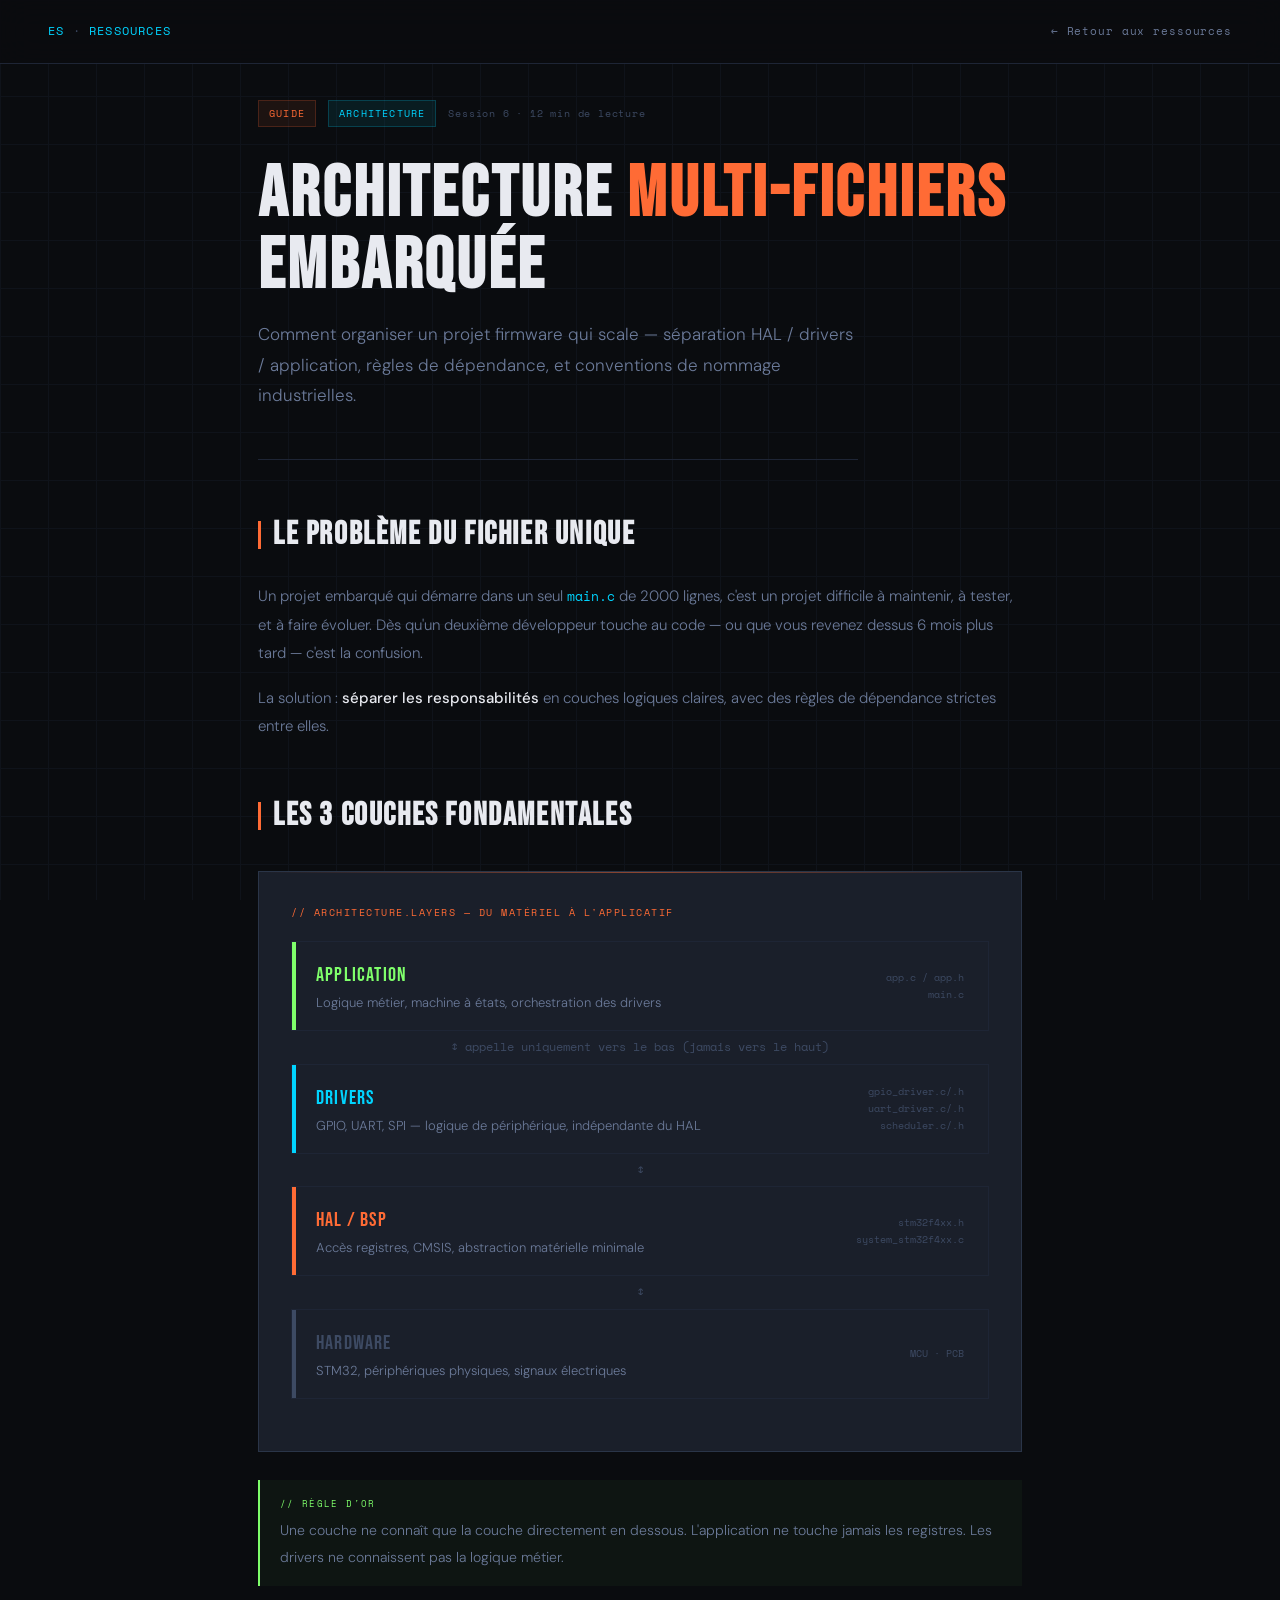
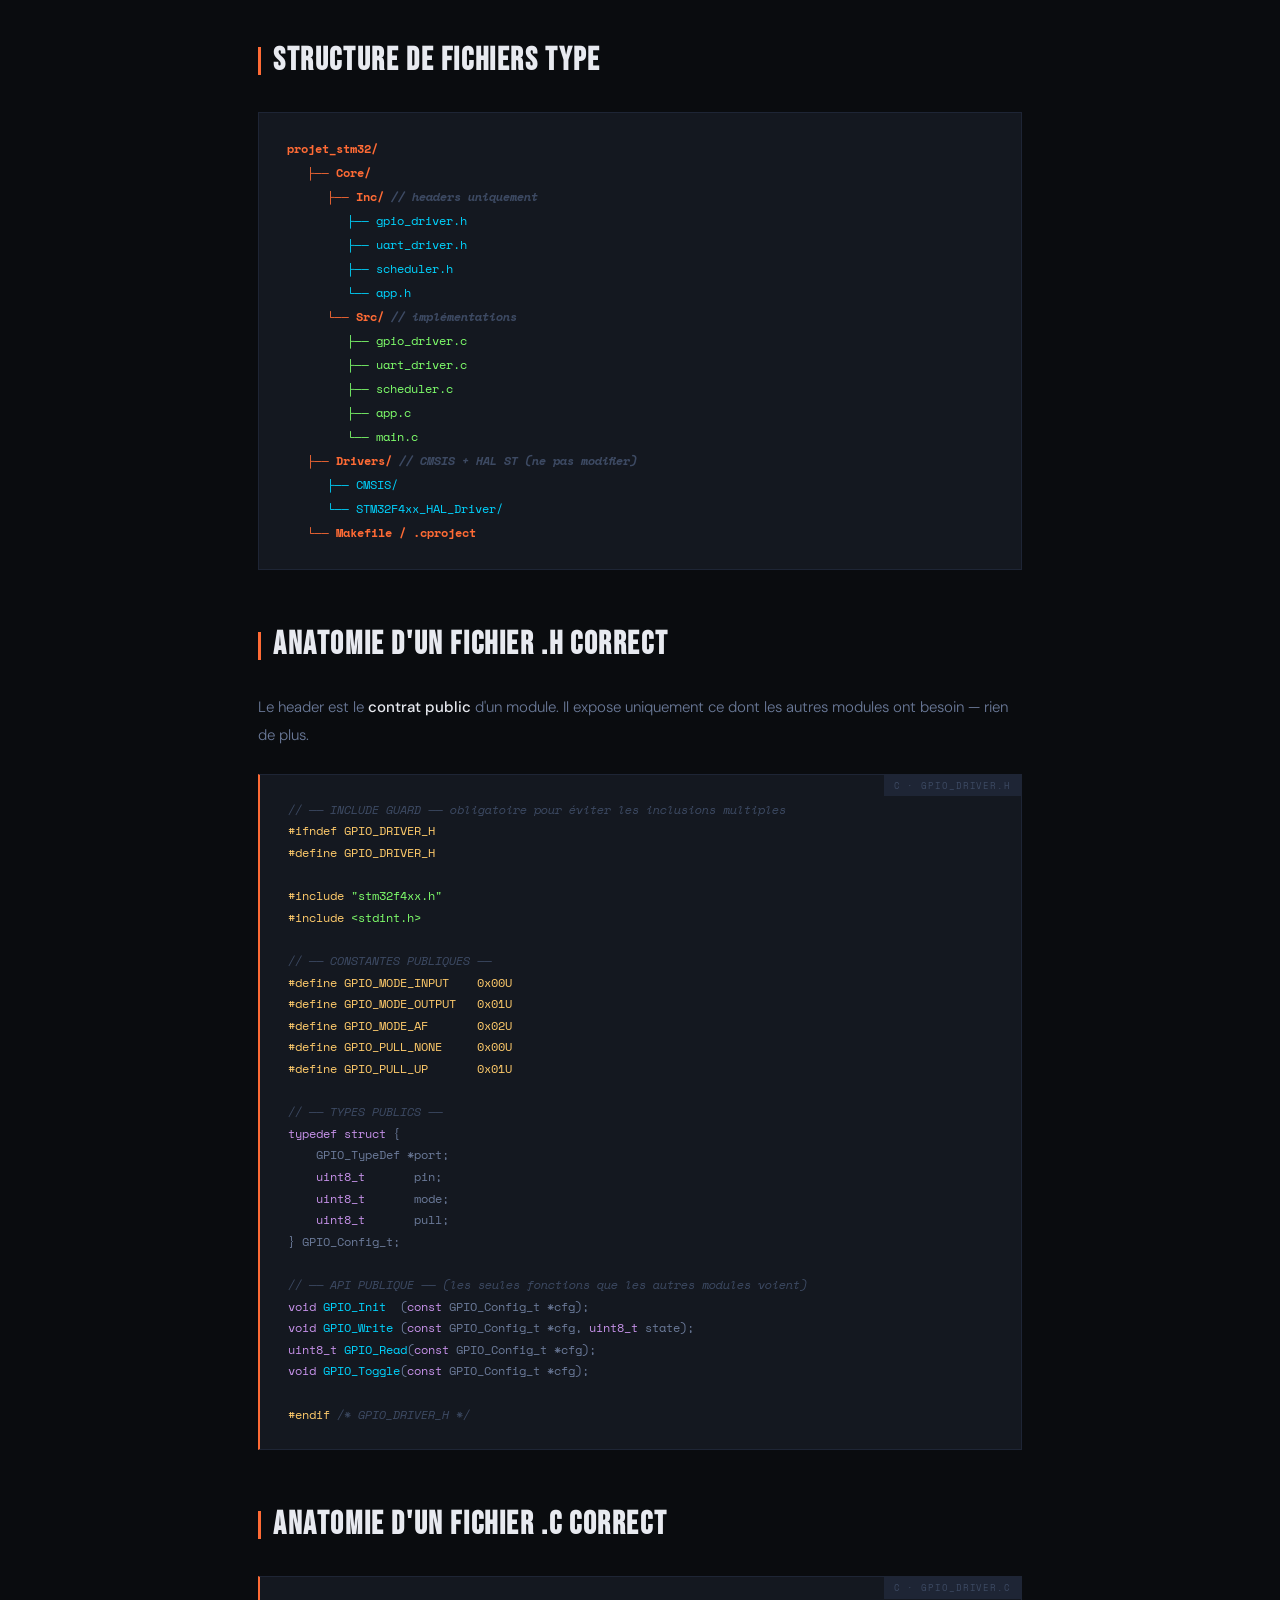
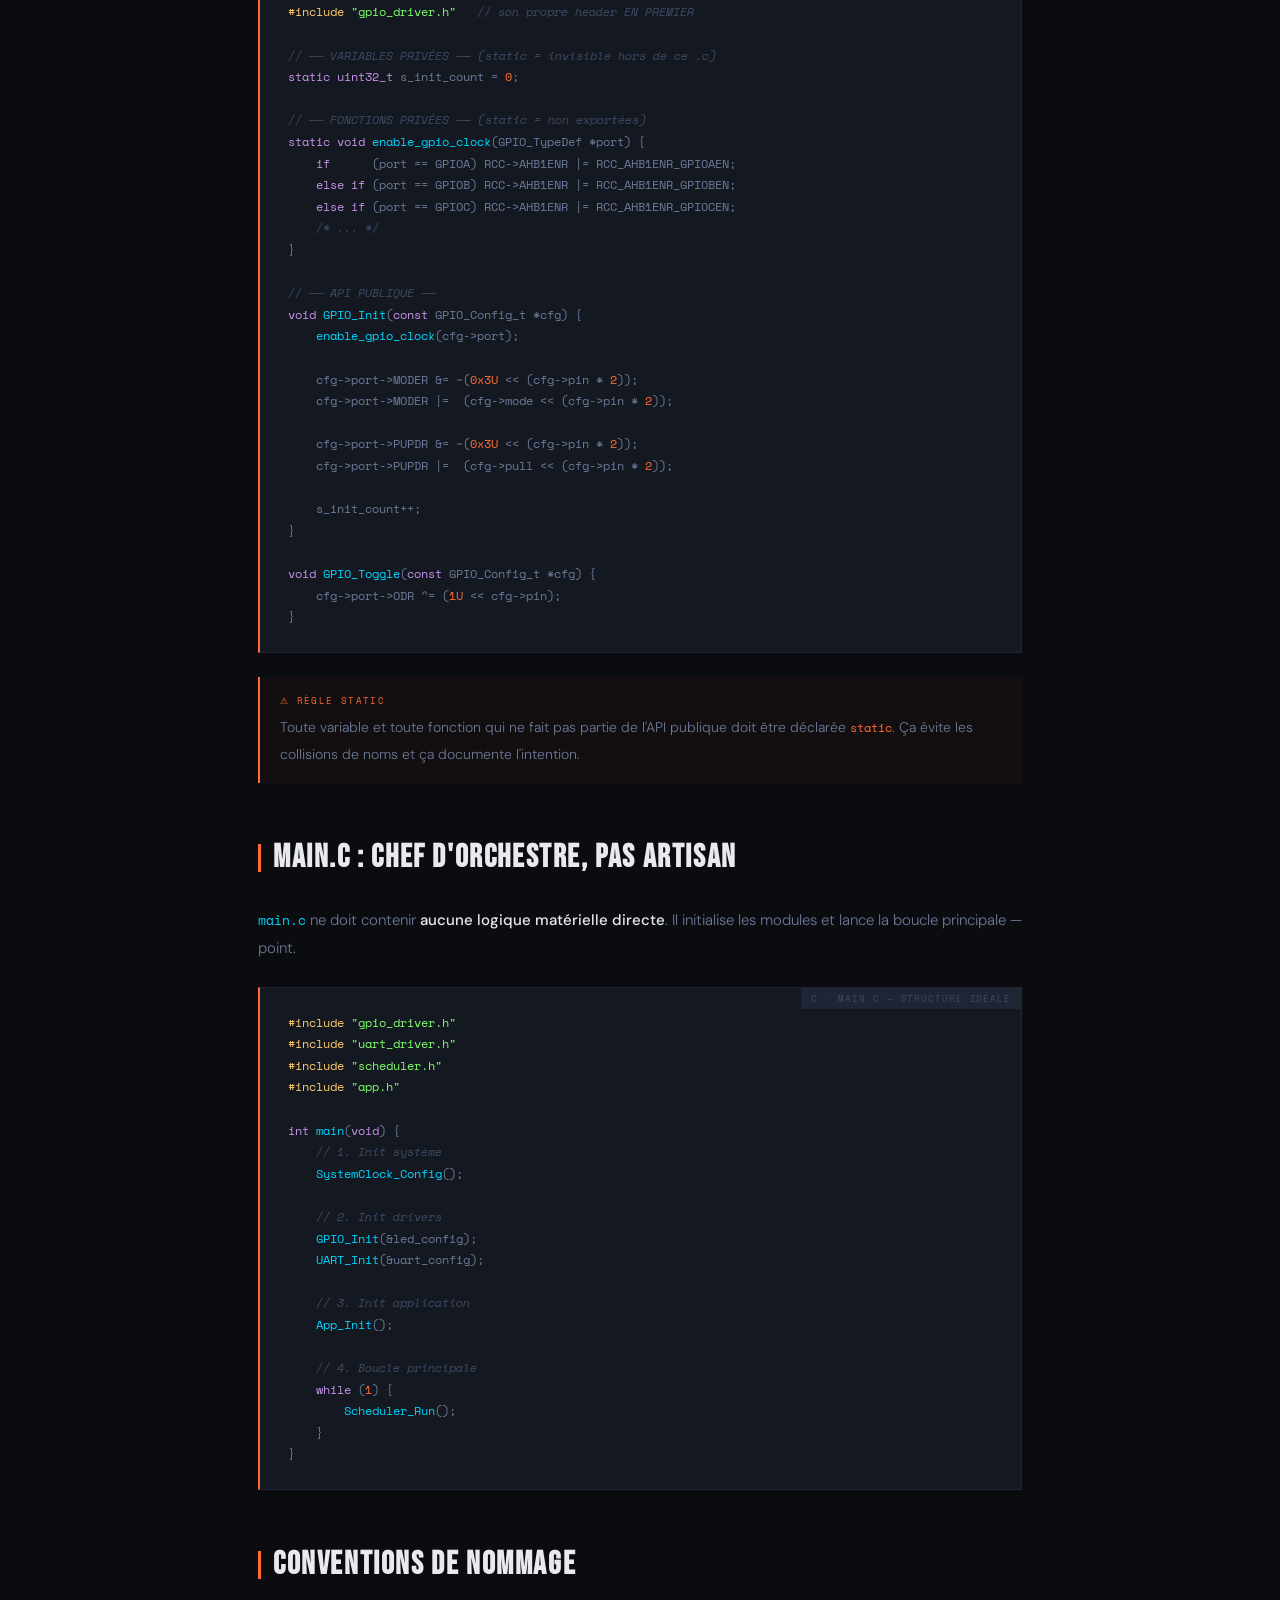
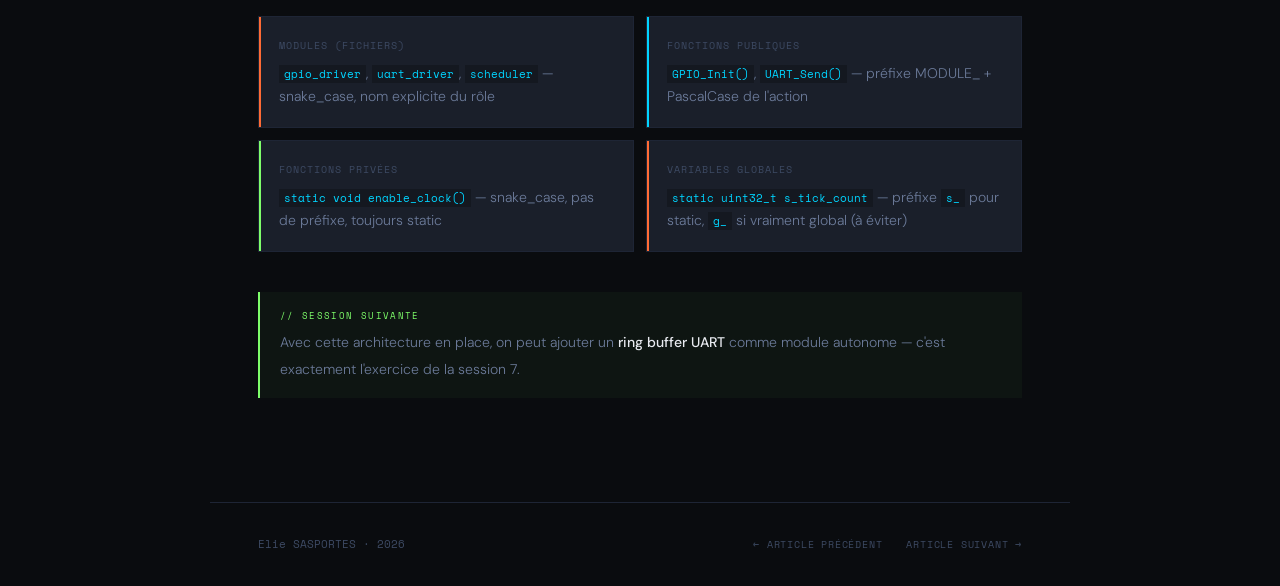
<file: article-architecture.html>
<!DOCTYPE html>
<html lang="fr">
<head>
<meta charset="UTF-8">
<meta name="viewport" content="width=device-width, initial-scale=1.0">
<title>Architecture multi-fichiers embarquée — Elie SASPORTES</title>
<link href="https://fonts.googleapis.com/css2?family=Space+Mono:wght@400;700&family=DM+Sans:opsz,wght@9..40,300;9..40,400;9..40,500&family=Bebas+Neue&display=swap" rel="stylesheet">
<style>
  :root{--bg:#0a0c0f;--bg2:#0f1217;--bg3:#141820;--surface:#1a1f2a;--border:#1e2535;--border-bright:#2a3548;--text:#e8eaf0;--text-muted:#6b7a99;--text-dim:#3d4a63;--accent:#00d4ff;--accent2:#ff6b35;--accent3:#7fff6b}
  *,*::before,*::after{box-sizing:border-box;margin:0;padding:0}
  html{scroll-behavior:smooth}
  body{background:var(--bg);color:var(--text);font-family:'DM Sans',sans-serif;font-weight:300;line-height:1.7}
  body::before{content:'';position:fixed;inset:0;background-image:linear-gradient(var(--border) 1px,transparent 1px),linear-gradient(90deg,var(--border) 1px,transparent 1px);background-size:48px 48px;opacity:0.3;pointer-events:none;z-index:0}
  nav{position:fixed;top:0;left:0;right:0;z-index:100;display:flex;align-items:center;justify-content:space-between;padding:0 48px;height:64px;background:rgba(10,12,15,0.9);backdrop-filter:blur(16px);border-bottom:1px solid var(--border)}
  .nav-logo{font-family:'Space Mono',monospace;font-size:12px;color:var(--accent);letter-spacing:0.1em;text-decoration:none;text-transform:uppercase}
  .nav-back{font-family:'Space Mono',monospace;font-size:11px;color:var(--text-muted);text-decoration:none;letter-spacing:0.08em;transition:color 0.2s}
  .nav-back:hover{color:var(--accent)}
  .article-wrap{max-width:860px;margin:0 auto;padding:100px 48px 80px;position:relative;z-index:1}
  .article-meta{display:flex;align-items:center;gap:12px;margin-bottom:32px}
  .meta-tag{font-family:'Space Mono',monospace;font-size:10px;color:var(--accent2);background:rgba(255,107,53,0.08);border:1px solid rgba(255,107,53,0.2);padding:4px 10px;letter-spacing:0.12em;text-transform:uppercase}
  .meta-tag.blue{color:var(--accent);background:rgba(0,212,255,0.08);border-color:rgba(0,212,255,0.2)}
  .meta-info{font-family:'Space Mono',monospace;font-size:10px;color:var(--text-dim);letter-spacing:0.08em}
  h1{font-family:'Bebas Neue',sans-serif;font-size:clamp(40px,6vw,72px);letter-spacing:0.04em;line-height:1;color:var(--text);margin-bottom:16px}
  h1 em{color:var(--accent2);font-style:normal}
  .subtitle{font-size:17px;color:var(--text-muted);max-width:600px;line-height:1.8;margin-bottom:48px;padding-bottom:48px;border-bottom:1px solid var(--border)}
  h2{font-family:'Bebas Neue',sans-serif;font-size:32px;letter-spacing:0.05em;color:var(--text);margin:48px 0 20px;display:flex;align-items:center;gap:12px}
  h2::before{content:'';width:3px;height:28px;background:var(--accent2);flex-shrink:0}
  h3{font-family:'Space Mono',monospace;font-size:13px;color:var(--accent2);letter-spacing:0.1em;text-transform:uppercase;margin:28px 0 12px}
  p{font-size:15px;color:var(--text-muted);line-height:1.9;margin-bottom:16px}
  p strong{color:var(--text);font-weight:500}
  .code-block{background:var(--bg3);border:1px solid var(--border);border-left:2px solid var(--accent2);padding:24px 28px;margin:24px 0;overflow-x:auto;position:relative}
  .code-block .code-label{position:absolute;top:0;right:0;font-family:'Space Mono',monospace;font-size:9px;color:var(--text-dim);background:var(--border);padding:3px 10px;letter-spacing:0.1em;text-transform:uppercase}
  pre{font-family:'Space Mono',monospace;font-size:12px;line-height:1.8;color:var(--text-muted)}
  .kw{color:#c792ea}.cm{color:var(--text-dim);font-style:italic}.num{color:var(--accent2)}.fn{color:var(--accent)}.str{color:var(--accent3)}.def{color:#ffcb6b}
  .diagram{background:var(--surface);border:1px solid var(--border-bright);padding:32px;margin:28px 0;position:relative;overflow:hidden}
  .diagram::before{content:'';position:absolute;top:0;left:0;right:0;height:1px;background:linear-gradient(90deg,transparent,var(--accent2),transparent);opacity:0.5}
  .diagram-title{font-family:'Space Mono',monospace;font-size:10px;color:var(--accent2);letter-spacing:0.15em;text-transform:uppercase;margin-bottom:20px}
  .callout{border-left:2px solid var(--accent3);padding:16px 20px;background:rgba(127,255,107,0.04);margin:24px 0}
  .callout-label{font-family:'Space Mono',monospace;font-size:9px;color:var(--accent3);letter-spacing:0.15em;text-transform:uppercase;margin-bottom:6px}
  .callout p{color:var(--text-muted);font-size:14px;margin:0}
  .warn{border-left:2px solid var(--accent2);padding:16px 20px;background:rgba(255,107,53,0.04);margin:24px 0}
  .warn-label{font-family:'Space Mono',monospace;font-size:9px;color:var(--accent2);letter-spacing:0.15em;text-transform:uppercase;margin-bottom:6px}
  .warn p{color:var(--text-muted);font-size:14px;margin:0}
  .concept-grid{display:grid;grid-template-columns:1fr 1fr;gap:12px;margin:24px 0}
  .concept-card{background:var(--surface);border:1px solid var(--border);padding:20px;position:relative;overflow:hidden}
  .concept-card::after{content:'';position:absolute;top:0;left:0;width:2px;height:100%;background:var(--accent2)}
  .concept-card:nth-child(2)::after{background:var(--accent)}
  .concept-card:nth-child(3)::after{background:var(--accent3)}
  .concept-card:nth-child(4)::after{background:var(--accent2)}
  .concept-label{font-family:'Space Mono',monospace;font-size:10px;color:var(--text-dim);letter-spacing:0.1em;text-transform:uppercase;margin-bottom:8px}
  .concept-val{font-size:14px;color:var(--text-muted);line-height:1.6}
  .concept-val code{font-family:'Space Mono',monospace;font-size:11px;color:var(--accent);background:var(--bg3);padding:1px 5px}

  /* FILE TREE */
  .file-tree{background:var(--bg3);border:1px solid var(--border);padding:24px 28px;font-family:'Space Mono',monospace;font-size:12px;line-height:2;margin:24px 0}
  .ft-dir{color:var(--accent2);font-weight:700}
  .ft-file{color:var(--text-muted)}
  .ft-file.h{color:var(--accent)}
  .ft-file.c{color:var(--accent3)}
  .ft-comment{color:var(--text-dim);font-style:italic}
  .ft-indent{margin-left:20px}
  .ft-indent2{margin-left:40px}

  /* LAYER DIAGRAM */
  .layers{display:flex;flex-direction:column;gap:2px;margin:20px 0}
  .layer{padding:16px 24px;border:1px solid var(--border);display:flex;align-items:center;justify-content:space-between;position:relative;overflow:hidden}
  .layer::before{content:'';position:absolute;left:0;top:0;bottom:0;width:4px}
  .layer.app::before{background:var(--accent3)}
  .layer.drv::before{background:var(--accent)}
  .layer.hal::before{background:var(--accent2)}
  .layer.hw::before{background:var(--text-dim)}
  .layer-name{font-family:'Bebas Neue',sans-serif;font-size:20px;letter-spacing:0.06em}
  .layer.app .layer-name{color:var(--accent3)}
  .layer.drv .layer-name{color:var(--accent)}
  .layer.hal .layer-name{color:var(--accent2)}
  .layer.hw .layer-name{color:var(--text-dim)}
  .layer-files{font-family:'Space Mono',monospace;font-size:10px;color:var(--text-dim);text-align:right}
  .layer-desc{font-size:13px;color:var(--text-muted);max-width:400px}

  /* DEPENDENCY ARROWS */
  .dep-arrow{text-align:center;font-family:'Space Mono',monospace;font-size:12px;color:var(--text-dim);padding:4px 0}

  ::-webkit-scrollbar{width:4px}::-webkit-scrollbar-track{background:var(--bg)}::-webkit-scrollbar-thumb{background:var(--border-bright)}
  @media(max-width:640px){.article-wrap{padding:88px 20px 48px}.concept-grid{grid-template-columns:1fr}nav{padding:0 20px}}
</style>
</head>
<body>

<nav>
  <a href="index.html" class="nav-logo">ES <span style="color:var(--text-dim)">·</span> Ressources</a>
  <a href="index.html#resources" class="nav-back">← Retour aux ressources</a>
</nav>

<div class="article-wrap">

  <div class="article-meta">
    <span class="meta-tag">Guide</span>
    <span class="meta-tag blue">Architecture</span>
    <span class="meta-info">Session 6 · 12 min de lecture</span>
  </div>

  <h1>Architecture <em>Multi-Fichiers</em><br>Embarquée</h1>
  <p class="subtitle">Comment organiser un projet firmware qui scale — séparation HAL / drivers / application, règles de dépendance, et conventions de nommage industrielles.</p>

  <!-- ── SECTION 1 ── -->
  <h2>Le problème du fichier unique</h2>
  <p>Un projet embarqué qui démarre dans un seul <code style="font-family:'Space Mono',monospace;color:var(--accent);font-size:13px">main.c</code> de 2000 lignes, c'est un projet difficile à maintenir, à tester, et à faire évoluer. Dès qu'un deuxième développeur touche au code — ou que vous revenez dessus 6 mois plus tard — c'est la confusion.</p>

  <p>La solution : <strong>séparer les responsabilités</strong> en couches logiques claires, avec des règles de dépendance strictes entre elles.</p>

  <!-- ── SECTION 2 ── -->
  <h2>Les 3 couches fondamentales</h2>

  <div class="diagram">
    <div class="diagram-title">// architecture.layers — du matériel à l'applicatif</div>
    <div class="layers">
      <div class="layer app">
        <div>
          <div class="layer-name">Application</div>
          <div class="layer-desc">Logique métier, machine à états, orchestration des drivers</div>
        </div>
        <div class="layer-files">app.c / app.h<br>main.c</div>
      </div>
      <div class="dep-arrow">↕ appelle uniquement vers le bas (jamais vers le haut)</div>
      <div class="layer drv">
        <div>
          <div class="layer-name">Drivers</div>
          <div class="layer-desc">GPIO, UART, SPI — logique de périphérique, indépendante du HAL</div>
        </div>
        <div class="layer-files">gpio_driver.c/.h<br>uart_driver.c/.h<br>scheduler.c/.h</div>
      </div>
      <div class="dep-arrow">↕</div>
      <div class="layer hal">
        <div>
          <div class="layer-name">HAL / BSP</div>
          <div class="layer-desc">Accès registres, CMSIS, abstraction matérielle minimale</div>
        </div>
        <div class="layer-files">stm32f4xx.h<br>system_stm32f4xx.c</div>
      </div>
      <div class="dep-arrow">↕</div>
      <div class="layer hw">
        <div>
          <div class="layer-name">Hardware</div>
          <div class="layer-desc">STM32, périphériques physiques, signaux électriques</div>
        </div>
        <div class="layer-files">MCU · PCB</div>
      </div>
    </div>
  </div>

  <div class="callout">
    <div class="callout-label">// règle d'or</div>
    <p>Une couche ne connaît que la couche directement en dessous. L'application ne touche jamais les registres. Les drivers ne connaissent pas la logique métier.</p>
  </div>

  <!-- ── SECTION 3 ── -->
  <h2>Structure de fichiers type</h2>

  <div class="file-tree">
    <div class="ft-dir">projet_stm32/</div>
    <div class="ft-indent">
      <div class="ft-dir">├── Core/</div>
      <div class="ft-indent">
        <div class="ft-dir">├── Inc/                          <span class="ft-comment">// headers uniquement</span></div>
        <div class="ft-indent">
          <div class="ft-file h">├── gpio_driver.h</div>
          <div class="ft-file h">├── uart_driver.h</div>
          <div class="ft-file h">├── scheduler.h</div>
          <div class="ft-file h">└── app.h</div>
        </div>
        <div class="ft-dir">└── Src/                          <span class="ft-comment">// implémentations</span></div>
        <div class="ft-indent">
          <div class="ft-file c">├── gpio_driver.c</div>
          <div class="ft-file c">├── uart_driver.c</div>
          <div class="ft-file c">├── scheduler.c</div>
          <div class="ft-file c">├── app.c</div>
          <div class="ft-file c">└── main.c</div>
        </div>
      </div>
      <div class="ft-dir">├── Drivers/                      <span class="ft-comment">// CMSIS + HAL ST (ne pas modifier)</span></div>
      <div class="ft-indent">
        <div class="ft-file h">├── CMSIS/</div>
        <div class="ft-file h">└── STM32F4xx_HAL_Driver/</div>
      </div>
      <div class="ft-dir">└── Makefile / .cproject</div>
    </div>
  </div>

  <!-- ── SECTION 4 ── -->
  <h2>Anatomie d'un fichier .h correct</h2>
  <p>Le header est le <strong>contrat public</strong> d'un module. Il expose uniquement ce dont les autres modules ont besoin — rien de plus.</p>

  <div class="code-block">
    <span class="code-label">C · gpio_driver.h</span>
    <pre><span class="cm">// ── INCLUDE GUARD ── obligatoire pour éviter les inclusions multiples</span>
<span class="def">#ifndef GPIO_DRIVER_H</span>
<span class="def">#define GPIO_DRIVER_H</span>

<span class="def">#include</span> <span class="str">"stm32f4xx.h"</span>
<span class="def">#include</span> <span class="str">&lt;stdint.h&gt;</span>

<span class="cm">// ── CONSTANTES PUBLIQUES ──</span>
<span class="def">#define GPIO_MODE_INPUT    0x00U</span>
<span class="def">#define GPIO_MODE_OUTPUT   0x01U</span>
<span class="def">#define GPIO_MODE_AF       0x02U</span>
<span class="def">#define GPIO_PULL_NONE     0x00U</span>
<span class="def">#define GPIO_PULL_UP       0x01U</span>

<span class="cm">// ── TYPES PUBLICS ──</span>
<span class="kw">typedef struct</span> {
    GPIO_TypeDef *port;
    <span class="kw">uint8_t</span>       pin;
    <span class="kw">uint8_t</span>       mode;
    <span class="kw">uint8_t</span>       pull;
} GPIO_Config_t;

<span class="cm">// ── API PUBLIQUE ── (les seules fonctions que les autres modules voient)</span>
<span class="kw">void</span> <span class="fn">GPIO_Init</span>  (<span class="kw">const</span> GPIO_Config_t *cfg);
<span class="kw">void</span> <span class="fn">GPIO_Write</span> (<span class="kw">const</span> GPIO_Config_t *cfg, <span class="kw">uint8_t</span> state);
<span class="kw">uint8_t</span> <span class="fn">GPIO_Read</span>(<span class="kw">const</span> GPIO_Config_t *cfg);
<span class="kw">void</span> <span class="fn">GPIO_Toggle</span>(<span class="kw">const</span> GPIO_Config_t *cfg);

<span class="def">#endif</span> <span class="cm">/* GPIO_DRIVER_H */</span></pre>
  </div>

  <!-- ── SECTION 5 ── -->
  <h2>Anatomie d'un fichier .c correct</h2>

  <div class="code-block">
    <span class="code-label">C · gpio_driver.c</span>
    <pre><span class="def">#include</span> <span class="str">"gpio_driver.h"</span>   <span class="cm">// son propre header EN PREMIER</span>

<span class="cm">// ── VARIABLES PRIVÉES ── (static = invisible hors de ce .c)</span>
<span class="kw">static uint32_t</span> s_init_count = <span class="num">0</span>;

<span class="cm">// ── FONCTIONS PRIVÉES ── (static = non exportées)</span>
<span class="kw">static void</span> <span class="fn">enable_gpio_clock</span>(GPIO_TypeDef *port) {
    <span class="kw">if</span>      (port == GPIOA) RCC-&gt;AHB1ENR |= RCC_AHB1ENR_GPIOAEN;
    <span class="kw">else if</span> (port == GPIOB) RCC-&gt;AHB1ENR |= RCC_AHB1ENR_GPIOBEN;
    <span class="kw">else if</span> (port == GPIOC) RCC-&gt;AHB1ENR |= RCC_AHB1ENR_GPIOCEN;
    <span class="cm">/* ... */</span>
}

<span class="cm">// ── API PUBLIQUE ──</span>
<span class="kw">void</span> <span class="fn">GPIO_Init</span>(<span class="kw">const</span> GPIO_Config_t *cfg) {
    <span class="fn">enable_gpio_clock</span>(cfg-&gt;port);

    cfg-&gt;port-&gt;MODER &amp;= ~(<span class="num">0x3U</span> &lt;&lt; (cfg-&gt;pin * <span class="num">2</span>));
    cfg-&gt;port-&gt;MODER |=  (cfg-&gt;mode &lt;&lt; (cfg-&gt;pin * <span class="num">2</span>));

    cfg-&gt;port-&gt;PUPDR &amp;= ~(<span class="num">0x3U</span> &lt;&lt; (cfg-&gt;pin * <span class="num">2</span>));
    cfg-&gt;port-&gt;PUPDR |=  (cfg-&gt;pull &lt;&lt; (cfg-&gt;pin * <span class="num">2</span>));

    s_init_count++;
}

<span class="kw">void</span> <span class="fn">GPIO_Toggle</span>(<span class="kw">const</span> GPIO_Config_t *cfg) {
    cfg-&gt;port-&gt;ODR ^= (<span class="num">1U</span> &lt;&lt; cfg-&gt;pin);
}</pre>
  </div>

  <div class="warn">
    <div class="warn-label">⚠ règle static</div>
    <p>Toute variable et toute fonction qui ne fait pas partie de l'API publique doit être déclarée <code style="font-family:'Space Mono',monospace;color:var(--accent2);font-size:12px">static</code>. Ça évite les collisions de noms et ça documente l'intention.</p>
  </div>

  <!-- ── SECTION 6 ── -->
  <h2>main.c : chef d'orchestre, pas artisan</h2>
  <p><code style="font-family:'Space Mono',monospace;color:var(--accent);font-size:13px">main.c</code> ne doit contenir <strong>aucune logique matérielle directe</strong>. Il initialise les modules et lance la boucle principale — point.</p>

  <div class="code-block">
    <span class="code-label">C · main.c — structure idéale</span>
    <pre><span class="def">#include</span> <span class="str">"gpio_driver.h"</span>
<span class="def">#include</span> <span class="str">"uart_driver.h"</span>
<span class="def">#include</span> <span class="str">"scheduler.h"</span>
<span class="def">#include</span> <span class="str">"app.h"</span>

<span class="kw">int</span> <span class="fn">main</span>(<span class="kw">void</span>) {
    <span class="cm">// 1. Init système</span>
    <span class="fn">SystemClock_Config</span>();

    <span class="cm">// 2. Init drivers</span>
    <span class="fn">GPIO_Init</span>(&amp;led_config);
    <span class="fn">UART_Init</span>(&amp;uart_config);

    <span class="cm">// 3. Init application</span>
    <span class="fn">App_Init</span>();

    <span class="cm">// 4. Boucle principale</span>
    <span class="kw">while</span> (<span class="num">1</span>) {
        <span class="fn">Scheduler_Run</span>();
    }
}</pre>
  </div>

  <!-- ── SECTION 7 ── -->
  <h2>Conventions de nommage</h2>

  <div class="concept-grid">
    <div class="concept-card">
      <div class="concept-label">Modules (fichiers)</div>
      <div class="concept-val"><code>gpio_driver</code>, <code>uart_driver</code>, <code>scheduler</code> — snake_case, nom explicite du rôle</div>
    </div>
    <div class="concept-card">
      <div class="concept-label">Fonctions publiques</div>
      <div class="concept-val"><code>GPIO_Init()</code>, <code>UART_Send()</code> — préfixe MODULE_ + PascalCase de l'action</div>
    </div>
    <div class="concept-card">
      <div class="concept-label">Fonctions privées</div>
      <div class="concept-val"><code>static void enable_clock()</code> — snake_case, pas de préfixe, toujours static</div>
    </div>
    <div class="concept-card">
      <div class="concept-label">Variables globales</div>
      <div class="concept-val"><code>static uint32_t s_tick_count</code> — préfixe <code>s_</code> pour static, <code>g_</code> si vraiment global (à éviter)</div>
    </div>
  </div>

  <div class="callout" style="margin-top:40px">
    <div class="callout-label">// session suivante</div>
    <p>Avec cette architecture en place, on peut ajouter un <strong>ring buffer UART</strong> comme module autonome — c'est exactement l'exercice de la session 7.</p>
  </div>

</div>

<footer style="max-width:860px;margin:0 auto;padding:32px 48px;border-top:1px solid var(--border);display:flex;justify-content:space-between;align-items:center;position:relative;z-index:1">
  <div style="font-family:'Space Mono',monospace;font-size:11px;color:var(--text-dim)">Elie SASPORTES · 2026</div>
  <div style="display:flex;gap:24px">
    <a href="article-gpio.html" style="font-family:'Space Mono',monospace;font-size:10px;color:var(--text-dim);text-decoration:none;letter-spacing:0.08em;text-transform:uppercase" onmouseover="this.style.color='var(--accent)'" onmouseout="this.style.color='var(--text-dim)'">← Article précédent</a>
    <a href="article-uart.html" style="font-family:'Space Mono',monospace;font-size:10px;color:var(--text-dim);text-decoration:none;letter-spacing:0.08em;text-transform:uppercase" onmouseover="this.style.color='var(--accent)'" onmouseout="this.style.color='var(--text-dim)'">Article suivant →</a>
  </div>
</footer>

</body>
</html>
</file>
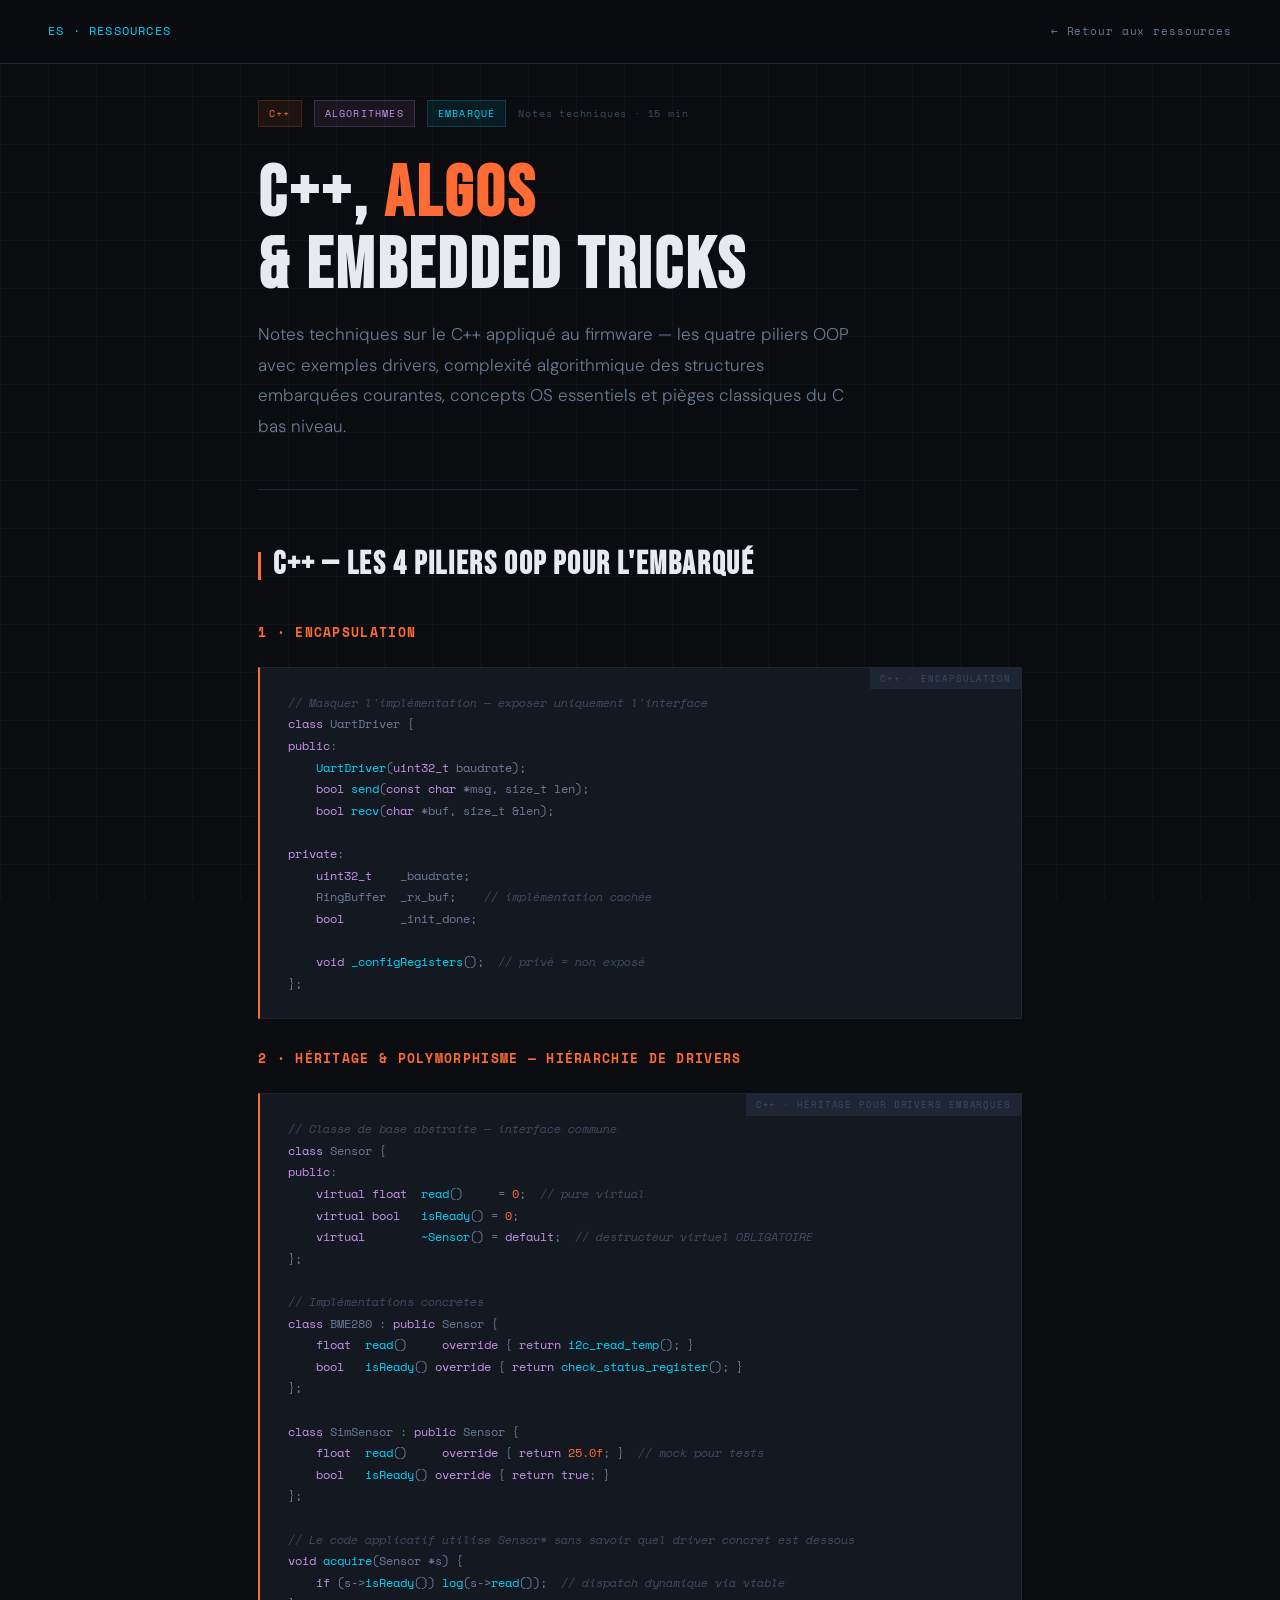
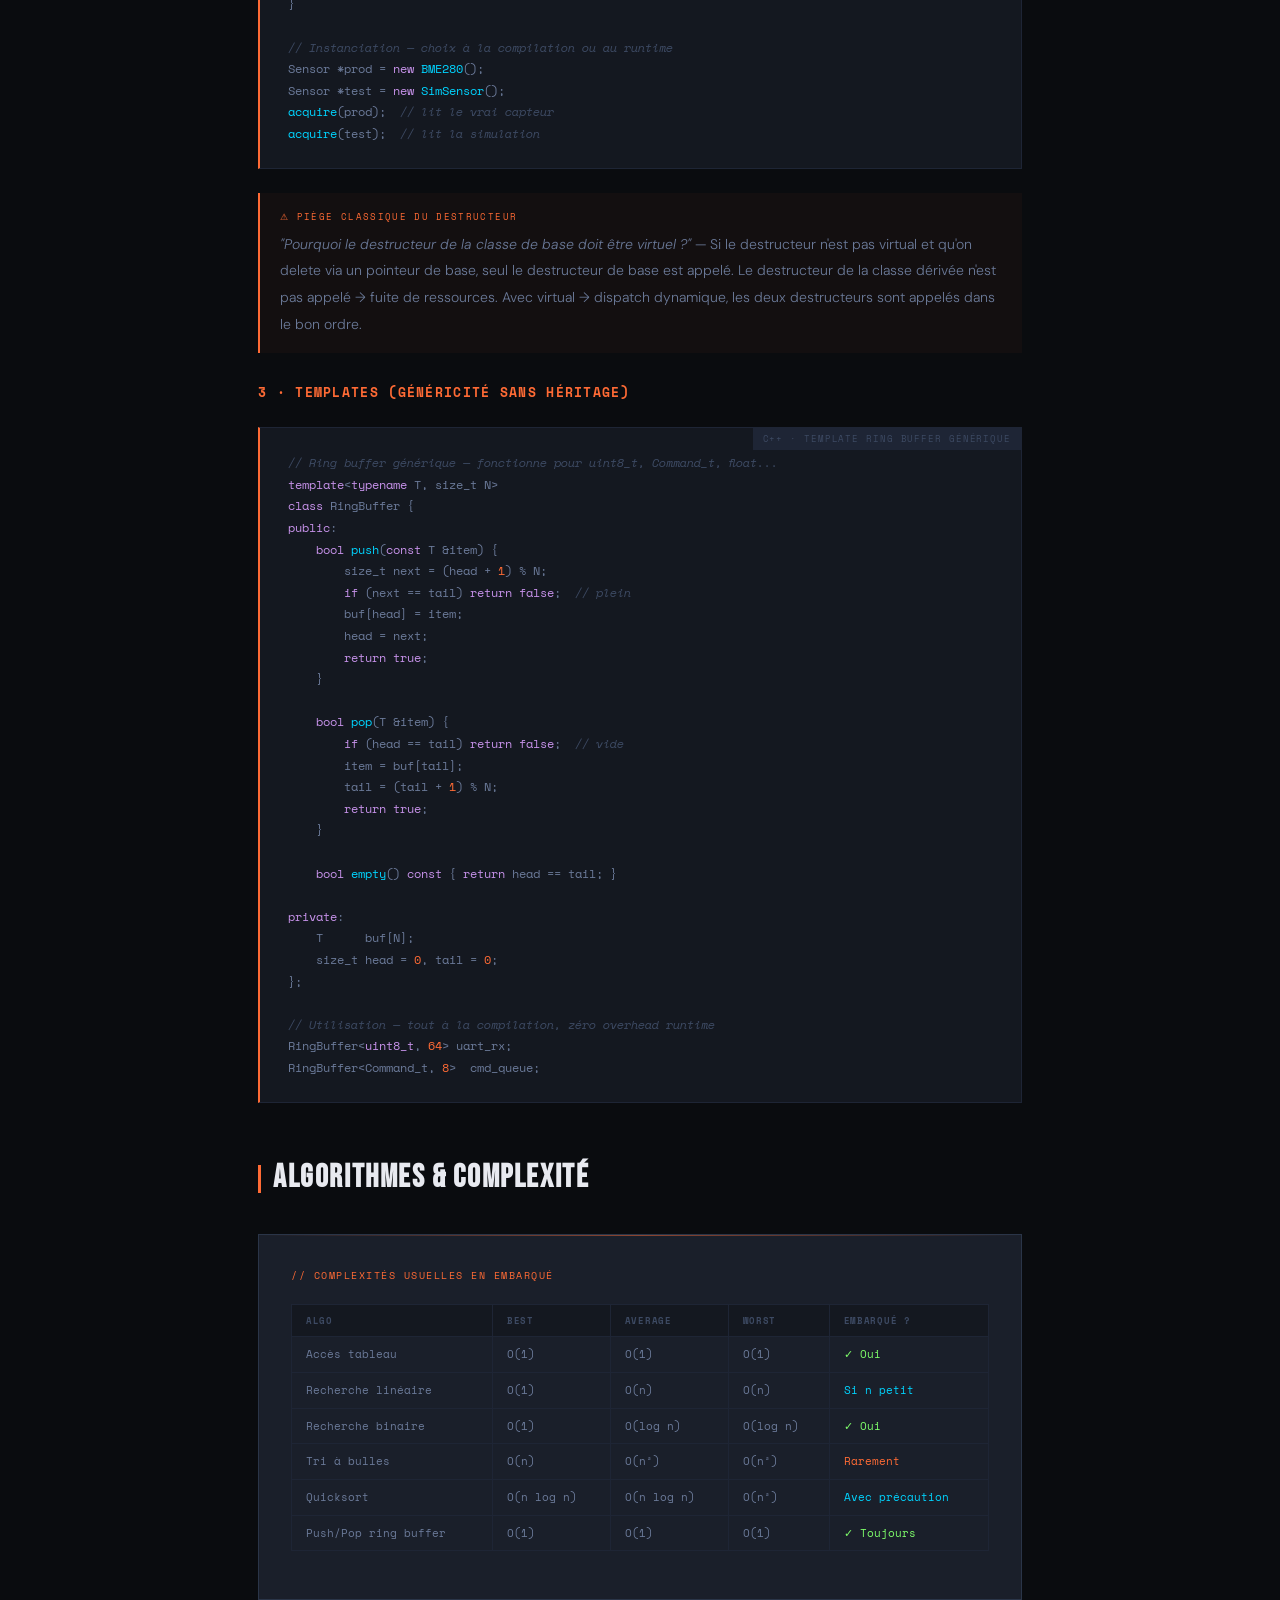
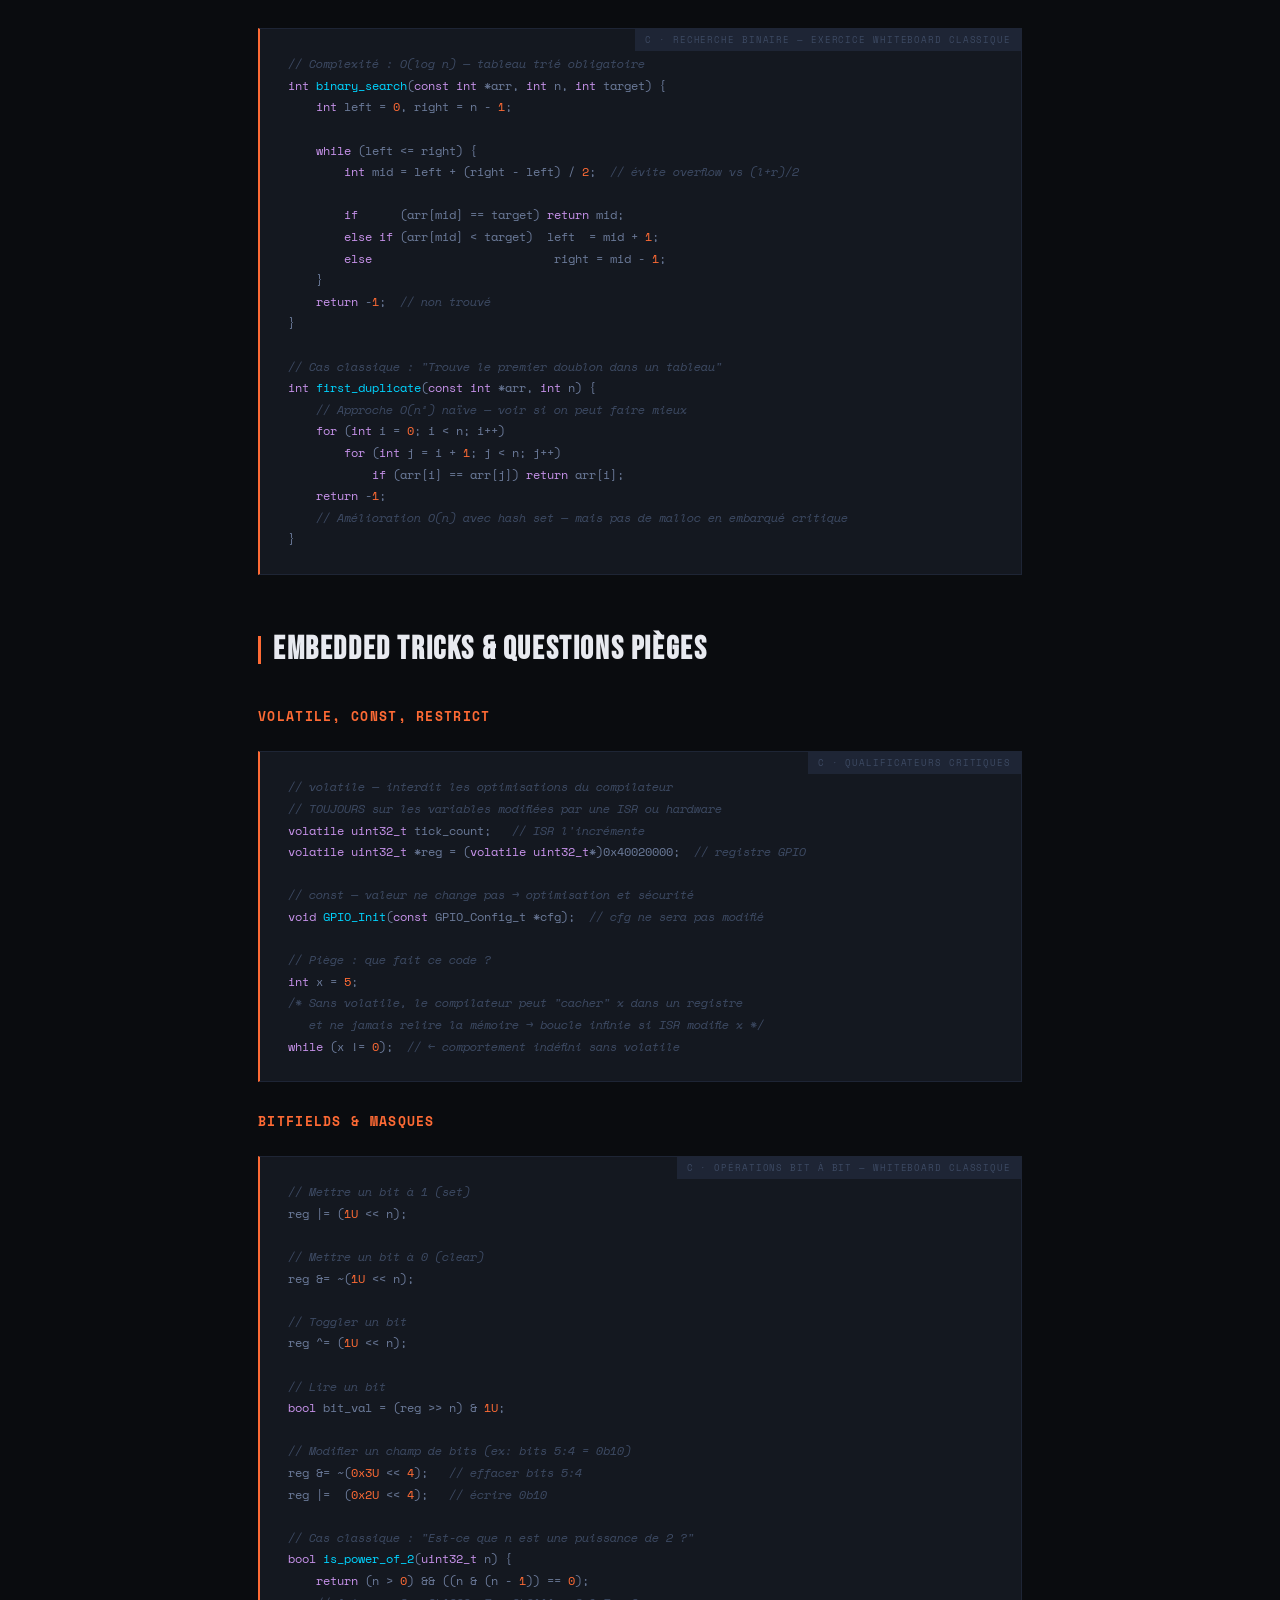
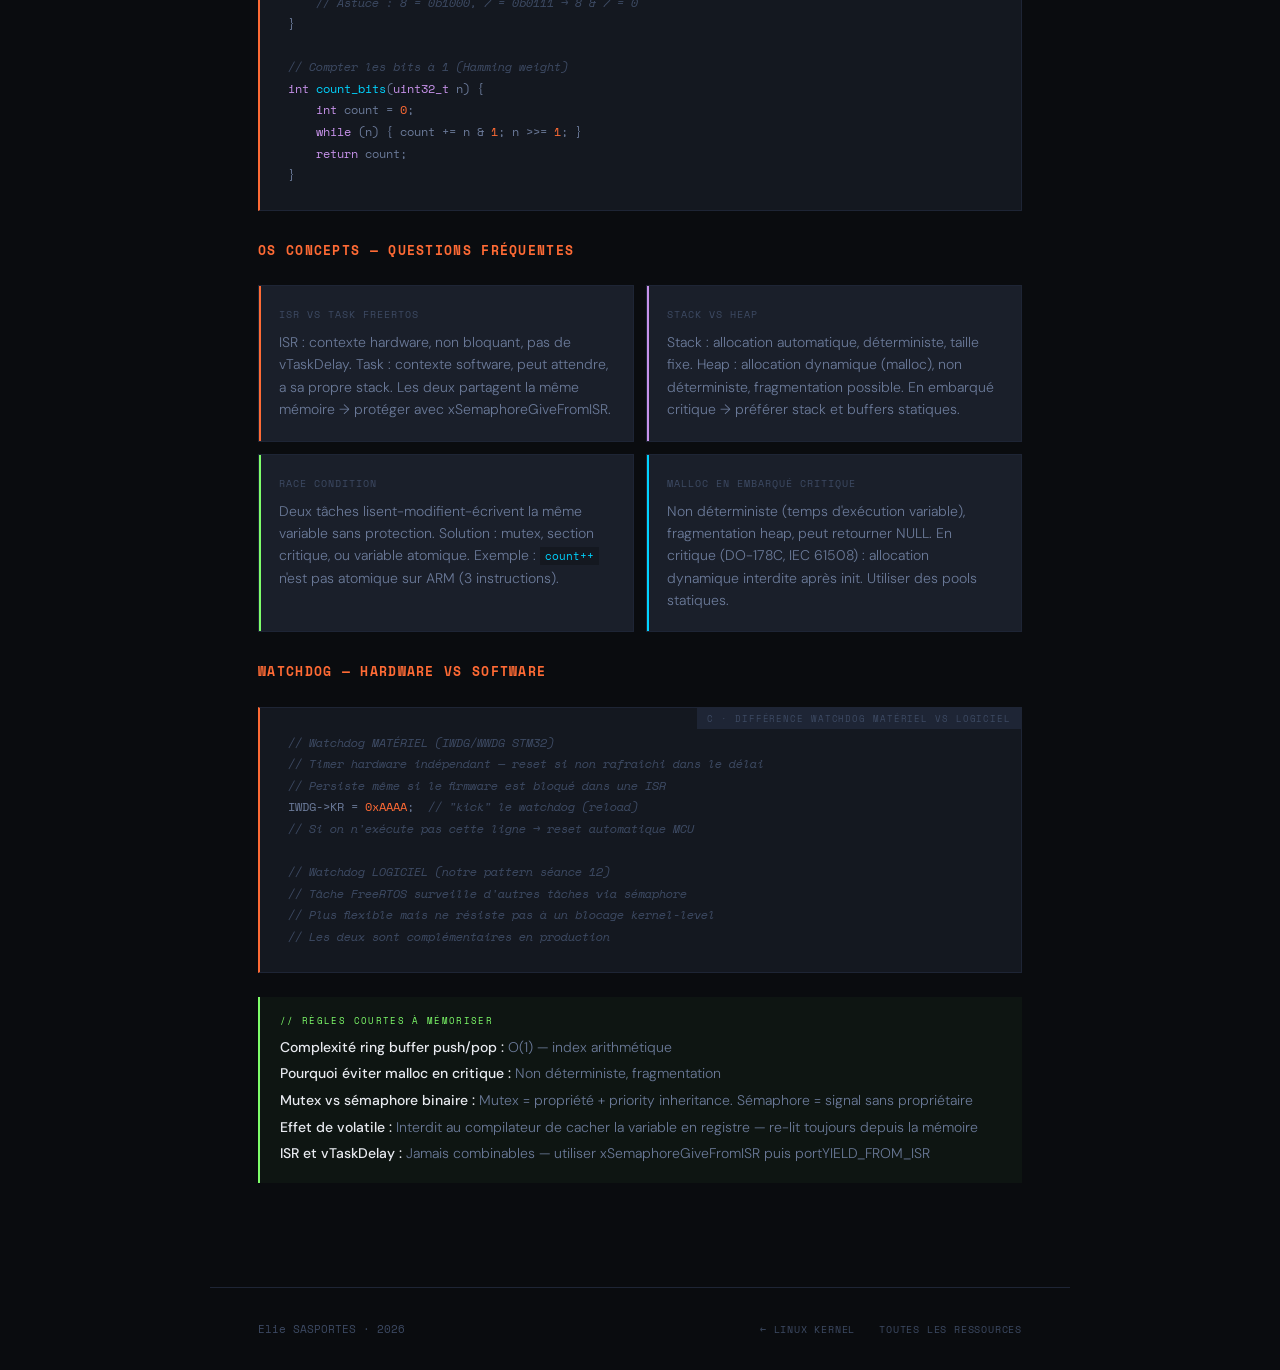
<file: article-cpp-embedded.html>
<!DOCTYPE html>
<html lang="fr">
<head>
<meta charset="UTF-8">
<meta name="viewport" content="width=device-width, initial-scale=1.0">
<title>C++, Algorithmes &amp; Embedded Tricks — Elie SASPORTES</title>
<link href="https://fonts.googleapis.com/css2?family=Space+Mono:wght@400;700&family=DM+Sans:opsz,wght@9..40,300;9..40,400;9..40,500&family=Bebas+Neue&display=swap" rel="stylesheet">
<style>
  :root{--bg:#0a0c0f;--bg2:#0f1217;--bg3:#141820;--surface:#1a1f2a;--border:#1e2535;--border-bright:#2a3548;--text:#e8eaf0;--text-muted:#6b7a99;--text-dim:#3d4a63;--accent:#00d4ff;--accent2:#ff6b35;--accent3:#7fff6b;--accent4:#c792ea}
  *,*::before,*::after{box-sizing:border-box;margin:0;padding:0}
  html{scroll-behavior:smooth}
  body{background:var(--bg);color:var(--text);font-family:'DM Sans',sans-serif;font-weight:300;line-height:1.7}
  body::before{content:'';position:fixed;inset:0;background-image:linear-gradient(var(--border) 1px,transparent 1px),linear-gradient(90deg,var(--border) 1px,transparent 1px);background-size:48px 48px;opacity:0.3;pointer-events:none;z-index:0}
  nav{position:fixed;top:0;left:0;right:0;z-index:100;display:flex;align-items:center;justify-content:space-between;padding:0 48px;height:64px;background:rgba(10,12,15,0.9);backdrop-filter:blur(16px);border-bottom:1px solid var(--border)}
  .nav-logo{font-family:'Space Mono',monospace;font-size:12px;color:var(--accent);letter-spacing:0.1em;text-decoration:none;text-transform:uppercase}
  .nav-back{font-family:'Space Mono',monospace;font-size:11px;color:var(--text-muted);text-decoration:none;letter-spacing:0.08em;transition:color 0.2s}
  .nav-back:hover{color:var(--accent)}
  .article-wrap{max-width:860px;margin:0 auto;padding:100px 48px 80px;position:relative;z-index:1}
  .article-meta{display:flex;align-items:center;gap:12px;margin-bottom:32px;flex-wrap:wrap}
  .meta-tag{font-family:'Space Mono',monospace;font-size:10px;padding:4px 10px;letter-spacing:0.12em;text-transform:uppercase}
  .mt-red{color:var(--accent2);background:rgba(255,107,53,0.08);border:1px solid rgba(255,107,53,0.2)}
  .mt-purple{color:var(--accent4);background:rgba(199,146,234,0.08);border:1px solid rgba(199,146,234,0.2)}
  .mt-blue{color:var(--accent);background:rgba(0,212,255,0.08);border:1px solid rgba(0,212,255,0.2)}
  .meta-info{font-family:'Space Mono',monospace;font-size:10px;color:var(--text-dim);letter-spacing:0.08em}
  h1{font-family:'Bebas Neue',sans-serif;font-size:clamp(40px,6vw,72px);letter-spacing:0.04em;line-height:1;color:var(--text);margin-bottom:16px}
  h1 em{color:var(--accent2);font-style:normal}
  .subtitle{font-size:17px;color:var(--text-muted);max-width:600px;line-height:1.8;margin-bottom:48px;padding-bottom:48px;border-bottom:1px solid var(--border)}
  h2{font-family:'Bebas Neue',sans-serif;font-size:32px;letter-spacing:0.05em;color:var(--text);margin:48px 0 20px;display:flex;align-items:center;gap:12px}
  h2::before{content:'';width:3px;height:28px;background:var(--accent2);flex-shrink:0}
  h3{font-family:'Space Mono',monospace;font-size:13px;color:var(--accent2);letter-spacing:0.1em;text-transform:uppercase;margin:28px 0 12px}
  p{font-size:15px;color:var(--text-muted);line-height:1.9;margin-bottom:16px}
  p strong{color:var(--text);font-weight:500}
  .code-block{background:var(--bg3);border:1px solid var(--border);border-left:2px solid var(--accent2);padding:24px 28px;margin:24px 0;overflow-x:auto;position:relative}
  .code-label{position:absolute;top:0;right:0;font-family:'Space Mono',monospace;font-size:9px;color:var(--text-dim);background:var(--border);padding:3px 10px;letter-spacing:0.1em;text-transform:uppercase}
  pre{font-family:'Space Mono',monospace;font-size:12px;line-height:1.8;color:var(--text-muted)}
  .kw{color:#c792ea}.cm{color:var(--text-dim);font-style:italic}.num{color:var(--accent2)}.fn{color:var(--accent)}.str{color:var(--accent3)}.def{color:#ffcb6b}
  .diagram{background:var(--surface);border:1px solid var(--border-bright);padding:32px;margin:28px 0;position:relative;overflow:hidden}
  .diagram::before{content:'';position:absolute;top:0;left:0;right:0;height:1px;background:linear-gradient(90deg,transparent,var(--accent2),transparent);opacity:0.5}
  .diagram-title{font-family:'Space Mono',monospace;font-size:10px;color:var(--accent2);letter-spacing:0.15em;text-transform:uppercase;margin-bottom:20px}
  .callout{border-left:2px solid var(--accent3);padding:16px 20px;background:rgba(127,255,107,0.04);margin:24px 0}
  .callout-label{font-family:'Space Mono',monospace;font-size:9px;color:var(--accent3);letter-spacing:0.15em;text-transform:uppercase;margin-bottom:6px}
  .callout p{color:var(--text-muted);font-size:14px;margin:0}
  .warn{border-left:2px solid var(--accent2);padding:16px 20px;background:rgba(255,107,53,0.04);margin:24px 0}
  .warn-label{font-family:'Space Mono',monospace;font-size:9px;color:var(--accent2);letter-spacing:0.15em;text-transform:uppercase;margin-bottom:6px}
  .warn p{color:var(--text-muted);font-size:14px;margin:0}
  .concept-grid{display:grid;grid-template-columns:1fr 1fr;gap:12px;margin:24px 0}
  .concept-card{background:var(--surface);border:1px solid var(--border);padding:20px;position:relative;overflow:hidden}
  .concept-card::after{content:'';position:absolute;top:0;left:0;width:2px;height:100%;background:var(--accent2)}
  .concept-card:nth-child(2)::after{background:var(--accent4)}
  .concept-card:nth-child(3)::after{background:var(--accent3)}
  .concept-card:nth-child(4)::after{background:var(--accent)}
  .concept-label{font-family:'Space Mono',monospace;font-size:10px;color:var(--text-dim);letter-spacing:0.1em;text-transform:uppercase;margin-bottom:8px}
  .concept-val{font-size:14px;color:var(--text-muted);line-height:1.6}
  .concept-val code{font-family:'Space Mono',monospace;font-size:11px;color:var(--accent);background:var(--bg3);padding:1px 5px}

  /* COMPLEXITY TABLE */
  .cx-table{width:100%;border-collapse:collapse;font-family:'Space Mono',monospace;font-size:11px;margin:16px 0}
  .cx-table th{background:var(--bg3);color:var(--text-dim);padding:8px 14px;text-align:left;border:1px solid var(--border);letter-spacing:0.08em;text-transform:uppercase;font-size:9px}
  .cx-table td{padding:8px 14px;border:1px solid var(--border);color:var(--text-muted)}
  .cx-o1{color:var(--accent3)}.cx-on{color:var(--accent)}.cx-onlog{color:var(--accent4)}.cx-on2{color:var(--accent2)}

  /* SECTION BADGE */
  .section-badge{display:inline-flex;align-items:center;gap:8px;font-family:'Space Mono',monospace;font-size:10px;color:var(--accent2);letter-spacing:0.15em;text-transform:uppercase;background:rgba(255,107,53,0.08);border:1px solid rgba(255,107,53,0.2);padding:4px 12px;margin-bottom:20px}

  ::-webkit-scrollbar{width:4px}::-webkit-scrollbar-track{background:var(--bg)}::-webkit-scrollbar-thumb{background:var(--border-bright)}
  @media(max-width:640px){.article-wrap{padding:88px 20px 48px}.concept-grid{grid-template-columns:1fr}nav{padding:0 20px}}
</style>
</head>
<body>
<nav>
  <a href="index.html" class="nav-logo">ES · Ressources</a>
  <a href="index.html#resources" class="nav-back">← Retour aux ressources</a>
</nav>
<div class="article-wrap">
  <div class="article-meta">
    <span class="meta-tag mt-red">C++</span>
    <span class="meta-tag mt-purple">Algorithmes</span>
    <span class="meta-tag mt-blue">Embarqué</span>
    <span class="meta-info">Notes techniques · 15 min</span>
  </div>
  <h1>C++, <em class="red">Algos</em><br>&amp; Embedded Tricks</h1>
  <p class="subtitle">Notes techniques sur le C++ appliqué au firmware — les quatre piliers OOP avec exemples drivers, complexité algorithmique des structures embarquées courantes, concepts OS essentiels et pièges classiques du C bas niveau.</p>

  <!-- ══ SECTION 1 : C++ OOP ══ -->
  <h2>C++ — Les 4 piliers OOP pour l'embarqué</h2>

  <h3>1 · Encapsulation</h3>
  <div class="code-block">
    <span class="code-label">C++ · encapsulation</span>
    <pre><span class="cm">// Masquer l'implémentation — exposer uniquement l'interface</span>
<span class="kw">class</span> UartDriver {
<span class="kw">public</span>:
    <span class="fn">UartDriver</span>(<span class="kw">uint32_t</span> baudrate);
    <span class="kw">bool</span> <span class="fn">send</span>(<span class="kw">const char</span> *msg, size_t len);
    <span class="kw">bool</span> <span class="fn">recv</span>(<span class="kw">char</span> *buf, size_t &amp;len);

<span class="kw">private</span>:
    <span class="kw">uint32_t</span>    _baudrate;
    RingBuffer  _rx_buf;    <span class="cm">// implémentation cachée</span>
    <span class="kw">bool</span>        _init_done;

    <span class="kw">void</span> <span class="fn">_configRegisters</span>();  <span class="cm">// privé = non exposé</span>
};</pre>
  </div>

  <h3>2 · Héritage &amp; Polymorphisme — hiérarchie de drivers</h3>
  <div class="code-block">
    <span class="code-label">C++ · héritage pour drivers embarqués</span>
    <pre><span class="cm">// Classe de base abstraite — interface commune</span>
<span class="kw">class</span> Sensor {
<span class="kw">public</span>:
    <span class="kw">virtual float</span>  <span class="fn">read</span>()     = <span class="num">0</span>;  <span class="cm">// pure virtual</span>
    <span class="kw">virtual bool</span>   <span class="fn">isReady</span>() = <span class="num">0</span>;
    <span class="kw">virtual</span>        <span class="fn">~Sensor</span>() = <span class="kw">default</span>;  <span class="cm">// destructeur virtuel OBLIGATOIRE</span>
};

<span class="cm">// Implémentations concrètes</span>
<span class="kw">class</span> BME280 : <span class="kw">public</span> Sensor {
    <span class="kw">float</span>  <span class="fn">read</span>()     <span class="kw">override</span> { <span class="kw">return</span> <span class="fn">i2c_read_temp</span>(); }
    <span class="kw">bool</span>   <span class="fn">isReady</span>() <span class="kw">override</span> { <span class="kw">return</span> <span class="fn">check_status_register</span>(); }
};

<span class="kw">class</span> SimSensor : <span class="kw">public</span> Sensor {
    <span class="kw">float</span>  <span class="fn">read</span>()     <span class="kw">override</span> { <span class="kw">return</span> <span class="num">25.0f</span>; }  <span class="cm">// mock pour tests</span>
    <span class="kw">bool</span>   <span class="fn">isReady</span>() <span class="kw">override</span> { <span class="kw">return true</span>; }
};

<span class="cm">// Le code applicatif utilise Sensor* sans savoir quel driver concret est dessous</span>
<span class="kw">void</span> <span class="fn">acquire</span>(Sensor *s) {
    <span class="kw">if</span> (s-&gt;<span class="fn">isReady</span>()) <span class="fn">log</span>(s-&gt;<span class="fn">read</span>());  <span class="cm">// dispatch dynamique via vtable</span>
}

<span class="cm">// Instanciation — choix à la compilation ou au runtime</span>
Sensor *prod = <span class="kw">new</span> <span class="fn">BME280</span>();
Sensor *test = <span class="kw">new</span> <span class="fn">SimSensor</span>();
<span class="fn">acquire</span>(prod);  <span class="cm">// lit le vrai capteur</span>
<span class="fn">acquire</span>(test);  <span class="cm">// lit la simulation</span></pre>
  </div>

  <div class="warn">
    <div class="warn-label">⚠ Piège classique du destructeur</div>
    <p><em>"Pourquoi le destructeur de la classe de base doit être virtuel ?"</em> — Si le destructeur n'est pas virtual et qu'on delete via un pointeur de base, seul le destructeur de base est appelé. Le destructeur de la classe dérivée n'est pas appelé → fuite de ressources. Avec virtual → dispatch dynamique, les deux destructeurs sont appelés dans le bon ordre.</p>
  </div>

  <h3>3 · Templates (généricité sans héritage)</h3>
  <div class="code-block">
    <span class="code-label">C++ · template ring buffer générique</span>
    <pre><span class="cm">// Ring buffer générique — fonctionne pour uint8_t, Command_t, float...</span>
<span class="kw">template</span>&lt;<span class="kw">typename</span> T, size_t N&gt;
<span class="kw">class</span> RingBuffer {
<span class="kw">public</span>:
    <span class="kw">bool</span> <span class="fn">push</span>(<span class="kw">const</span> T &amp;item) {
        size_t next = (head + <span class="num">1</span>) % N;
        <span class="kw">if</span> (next == tail) <span class="kw">return false</span>;  <span class="cm">// plein</span>
        buf[head] = item;
        head = next;
        <span class="kw">return true</span>;
    }

    <span class="kw">bool</span> <span class="fn">pop</span>(T &amp;item) {
        <span class="kw">if</span> (head == tail) <span class="kw">return false</span>;  <span class="cm">// vide</span>
        item = buf[tail];
        tail = (tail + <span class="num">1</span>) % N;
        <span class="kw">return true</span>;
    }

    <span class="kw">bool</span> <span class="fn">empty</span>() <span class="kw">const</span> { <span class="kw">return</span> head == tail; }

<span class="kw">private</span>:
    T      buf[N];
    size_t head = <span class="num">0</span>, tail = <span class="num">0</span>;
};

<span class="cm">// Utilisation — tout à la compilation, zéro overhead runtime</span>
RingBuffer&lt;<span class="kw">uint8_t</span>, <span class="num">64</span>&gt; uart_rx;
RingBuffer&lt;Command_t, <span class="num">8</span>&gt;  cmd_queue;</pre>
  </div>

  <!-- ══ SECTION 2 : ALGORITHMES ══ -->
  <h2>Algorithmes &amp; Complexité</h2>

  <div class="diagram">
    <div class="diagram-title">// Complexités usuelles en embarqué</div>
    <table class="cx-table">
      <tr><th>Algo</th><th>Best</th><th>Average</th><th>Worst</th><th>Embarqué ?</th></tr>
      <tr><td>Accès tableau</td><td class="cx-o1">O(1)</td><td class="cx-o1">O(1)</td><td class="cx-o1">O(1)</td><td style="color:var(--accent3)">✓ Oui</td></tr>
      <tr><td>Recherche linéaire</td><td class="cx-o1">O(1)</td><td class="cx-on">O(n)</td><td class="cx-on">O(n)</td><td style="color:var(--accent)">Si n petit</td></tr>
      <tr><td>Recherche binaire</td><td class="cx-o1">O(1)</td><td class="cx-onlog">O(log n)</td><td class="cx-onlog">O(log n)</td><td style="color:var(--accent3)">✓ Oui</td></tr>
      <tr><td>Tri à bulles</td><td class="cx-on">O(n)</td><td class="cx-on2">O(n²)</td><td class="cx-on2">O(n²)</td><td style="color:var(--accent2)">Rarement</td></tr>
      <tr><td>Quicksort</td><td class="cx-onlog">O(n log n)</td><td class="cx-onlog">O(n log n)</td><td class="cx-on2">O(n²)</td><td style="color:var(--accent)">Avec précaution</td></tr>
      <tr><td>Push/Pop ring buffer</td><td class="cx-o1">O(1)</td><td class="cx-o1">O(1)</td><td class="cx-o1">O(1)</td><td style="color:var(--accent3)">✓ Toujours</td></tr>
    </table>
  </div>

  <div class="code-block">
    <span class="code-label">C · recherche binaire — exercice whiteboard classique</span>
    <pre><span class="cm">// Complexité : O(log n) — tableau trié obligatoire</span>
<span class="kw">int</span> <span class="fn">binary_search</span>(<span class="kw">const int</span> *arr, <span class="kw">int</span> n, <span class="kw">int</span> target) {
    <span class="kw">int</span> left = <span class="num">0</span>, right = n - <span class="num">1</span>;

    <span class="kw">while</span> (left &lt;= right) {
        <span class="kw">int</span> mid = left + (right - left) / <span class="num">2</span>;  <span class="cm">// évite overflow vs (l+r)/2</span>

        <span class="kw">if</span>      (arr[mid] == target) <span class="kw">return</span> mid;
        <span class="kw">else if</span> (arr[mid] &lt; target)  left  = mid + <span class="num">1</span>;
        <span class="kw">else</span>                          right = mid - <span class="num">1</span>;
    }
    <span class="kw">return</span> -<span class="num">1</span>;  <span class="cm">// non trouvé</span>
}

<span class="cm">// Cas classique : "Trouve le premier doublon dans un tableau"</span>
<span class="kw">int</span> <span class="fn">first_duplicate</span>(<span class="kw">const int</span> *arr, <span class="kw">int</span> n) {
    <span class="cm">// Approche O(n²) naïve — voir si on peut faire mieux</span>
    <span class="kw">for</span> (<span class="kw">int</span> i = <span class="num">0</span>; i &lt; n; i++)
        <span class="kw">for</span> (<span class="kw">int</span> j = i + <span class="num">1</span>; j &lt; n; j++)
            <span class="kw">if</span> (arr[i] == arr[j]) <span class="kw">return</span> arr[i];
    <span class="kw">return</span> -<span class="num">1</span>;
    <span class="cm">// Amélioration O(n) avec hash set — mais pas de malloc en embarqué critique</span>
}</pre>
  </div>

  <!-- ══ SECTION 3 : EMBEDDED TRICKS ══ -->
  <h2>Embedded Tricks &amp; Questions Pièges</h2>

  <h3>volatile, const, restrict</h3>
  <div class="code-block">
    <span class="code-label">C · qualificateurs critiques</span>
    <pre><span class="cm">// volatile — interdit les optimisations du compilateur</span>
<span class="cm">// TOUJOURS sur les variables modifiées par une ISR ou hardware</span>
<span class="kw">volatile uint32_t</span> tick_count;   <span class="cm">// ISR l'incrémente</span>
<span class="kw">volatile uint32_t</span> *reg = (<span class="kw">volatile uint32_t</span>*)0x40020000;  <span class="cm">// registre GPIO</span>

<span class="cm">// const — valeur ne change pas → optimisation et sécurité</span>
<span class="kw">void</span> <span class="fn">GPIO_Init</span>(<span class="kw">const</span> GPIO_Config_t *cfg);  <span class="cm">// cfg ne sera pas modifié</span>

<span class="cm">// Piège : que fait ce code ?</span>
<span class="kw">int</span> x = <span class="num">5</span>;
<span class="cm">/* Sans volatile, le compilateur peut "cacher" x dans un registre
   et ne jamais relire la mémoire → boucle infinie si ISR modifie x */</span>
<span class="kw">while</span> (x != <span class="num">0</span>);  <span class="cm">// ← comportement indéfini sans volatile</span></pre>
  </div>

  <h3>Bitfields &amp; Masques</h3>
  <div class="code-block">
    <span class="code-label">C · opérations bit à bit — whiteboard classique</span>
    <pre><span class="cm">// Mettre un bit à 1 (set)</span>
reg |= (<span class="num">1U</span> &lt;&lt; n);

<span class="cm">// Mettre un bit à 0 (clear)</span>
reg &amp;= ~(<span class="num">1U</span> &lt;&lt; n);

<span class="cm">// Toggler un bit</span>
reg ^= (<span class="num">1U</span> &lt;&lt; n);

<span class="cm">// Lire un bit</span>
<span class="kw">bool</span> bit_val = (reg &gt;&gt; n) &amp; <span class="num">1U</span>;

<span class="cm">// Modifier un champ de bits (ex: bits 5:4 = 0b10)</span>
reg &amp;= ~(<span class="num">0x3U</span> &lt;&lt; <span class="num">4</span>);   <span class="cm">// effacer bits 5:4</span>
reg |=  (<span class="num">0x2U</span> &lt;&lt; <span class="num">4</span>);   <span class="cm">// écrire 0b10</span>

<span class="cm">// Cas classique : "Est-ce que n est une puissance de 2 ?"</span>
<span class="kw">bool</span> <span class="fn">is_power_of_2</span>(<span class="kw">uint32_t</span> n) {
    <span class="kw">return</span> (n &gt; <span class="num">0</span>) &amp;&amp; ((n &amp; (n - <span class="num">1</span>)) == <span class="num">0</span>);
    <span class="cm">// Astuce : 8 = 0b1000, 7 = 0b0111 → 8 & 7 = 0</span>
}

<span class="cm">// Compter les bits à 1 (Hamming weight)</span>
<span class="kw">int</span> <span class="fn">count_bits</span>(<span class="kw">uint32_t</span> n) {
    <span class="kw">int</span> count = <span class="num">0</span>;
    <span class="kw">while</span> (n) { count += n &amp; <span class="num">1</span>; n &gt;&gt;= <span class="num">1</span>; }
    <span class="kw">return</span> count;
}</pre>
  </div>

  <h3>OS Concepts — Questions fréquentes</h3>
  <div class="concept-grid">
    <div class="concept-card">
      <div class="concept-label">ISR vs Task FreeRTOS</div>
      <div class="concept-val">ISR : contexte hardware, non bloquant, pas de vTaskDelay. Task : contexte software, peut attendre, a sa propre stack. Les deux partagent la même mémoire → protéger avec xSemaphoreGiveFromISR.</div>
    </div>
    <div class="concept-card">
      <div class="concept-label">Stack vs Heap</div>
      <div class="concept-val">Stack : allocation automatique, déterministe, taille fixe. Heap : allocation dynamique (malloc), non déterministe, fragmentation possible. En embarqué critique → préférer stack et buffers statiques.</div>
    </div>
    <div class="concept-card">
      <div class="concept-label">Race Condition</div>
      <div class="concept-val">Deux tâches lisent-modifient-écrivent la même variable sans protection. Solution : mutex, section critique, ou variable atomique. Exemple : <code>count++</code> n'est pas atomique sur ARM (3 instructions).</div>
    </div>
    <div class="concept-card">
      <div class="concept-label">Malloc en embarqué critique</div>
      <div class="concept-val">Non déterministe (temps d'exécution variable), fragmentation heap, peut retourner NULL. En critique (DO-178C, IEC 61508) : allocation dynamique interdite après init. Utiliser des pools statiques.</div>
    </div>
  </div>

  <h3>Watchdog — Hardware vs Software</h3>
  <div class="code-block">
    <span class="code-label">C · différence watchdog matériel vs logiciel</span>
    <pre><span class="cm">// Watchdog MATÉRIEL (IWDG/WWDG STM32)</span>
<span class="cm">// Timer hardware indépendant — reset si non rafraîchi dans le délai</span>
<span class="cm">// Persiste même si le firmware est bloqué dans une ISR</span>
IWDG-&gt;KR = <span class="num">0xAAAA</span>;  <span class="cm">// "kick" le watchdog (reload)</span>
<span class="cm">// Si on n'exécute pas cette ligne → reset automatique MCU</span>

<span class="cm">// Watchdog LOGICIEL (notre pattern séance 12)</span>
<span class="cm">// Tâche FreeRTOS surveille d'autres tâches via sémaphore</span>
<span class="cm">// Plus flexible mais ne résiste pas à un blocage kernel-level</span>
<span class="cm">// Les deux sont complémentaires en production</span></pre>
  </div>

  <div class="callout">
    <div class="callout-label">// règles courtes à mémoriser</div>
    <p>
      <strong>Complexité ring buffer push/pop :</strong> O(1) — index arithmétique<br>
      <strong>Pourquoi éviter malloc en critique :</strong> Non déterministe, fragmentation<br>
      <strong>Mutex vs sémaphore binaire :</strong> Mutex = propriété + priority inheritance. Sémaphore = signal sans propriétaire<br>
      <strong>Effet de volatile :</strong> Interdit au compilateur de cacher la variable en registre — re-lit toujours depuis la mémoire<br>
      <strong>ISR et vTaskDelay :</strong> Jamais combinables — utiliser xSemaphoreGiveFromISR puis portYIELD_FROM_ISR
    </p>
  </div>
</div>
<footer style="max-width:860px;margin:0 auto;padding:32px 48px;border-top:1px solid var(--border);display:flex;justify-content:space-between;align-items:center;position:relative;z-index:1">
  <div style="font-family:'Space Mono',monospace;font-size:11px;color:var(--text-dim)">Elie SASPORTES · 2026</div>
  <div style="display:flex;gap:24px">
    <a href="article-linux-driver.html" style="font-family:'Space Mono',monospace;font-size:10px;color:var(--text-dim);text-decoration:none;letter-spacing:0.08em;text-transform:uppercase" onmouseover="this.style.color='var(--accent)'" onmouseout="this.style.color='var(--text-dim)'">← Linux Kernel</a>
    <a href="index.html#resources" style="font-family:'Space Mono',monospace;font-size:10px;color:var(--text-dim);text-decoration:none;letter-spacing:0.08em;text-transform:uppercase" onmouseover="this.style.color='var(--accent)'" onmouseout="this.style.color='var(--text-dim)'">Toutes les ressources</a>
  </div>
</footer>
</body>
</html>
</file>
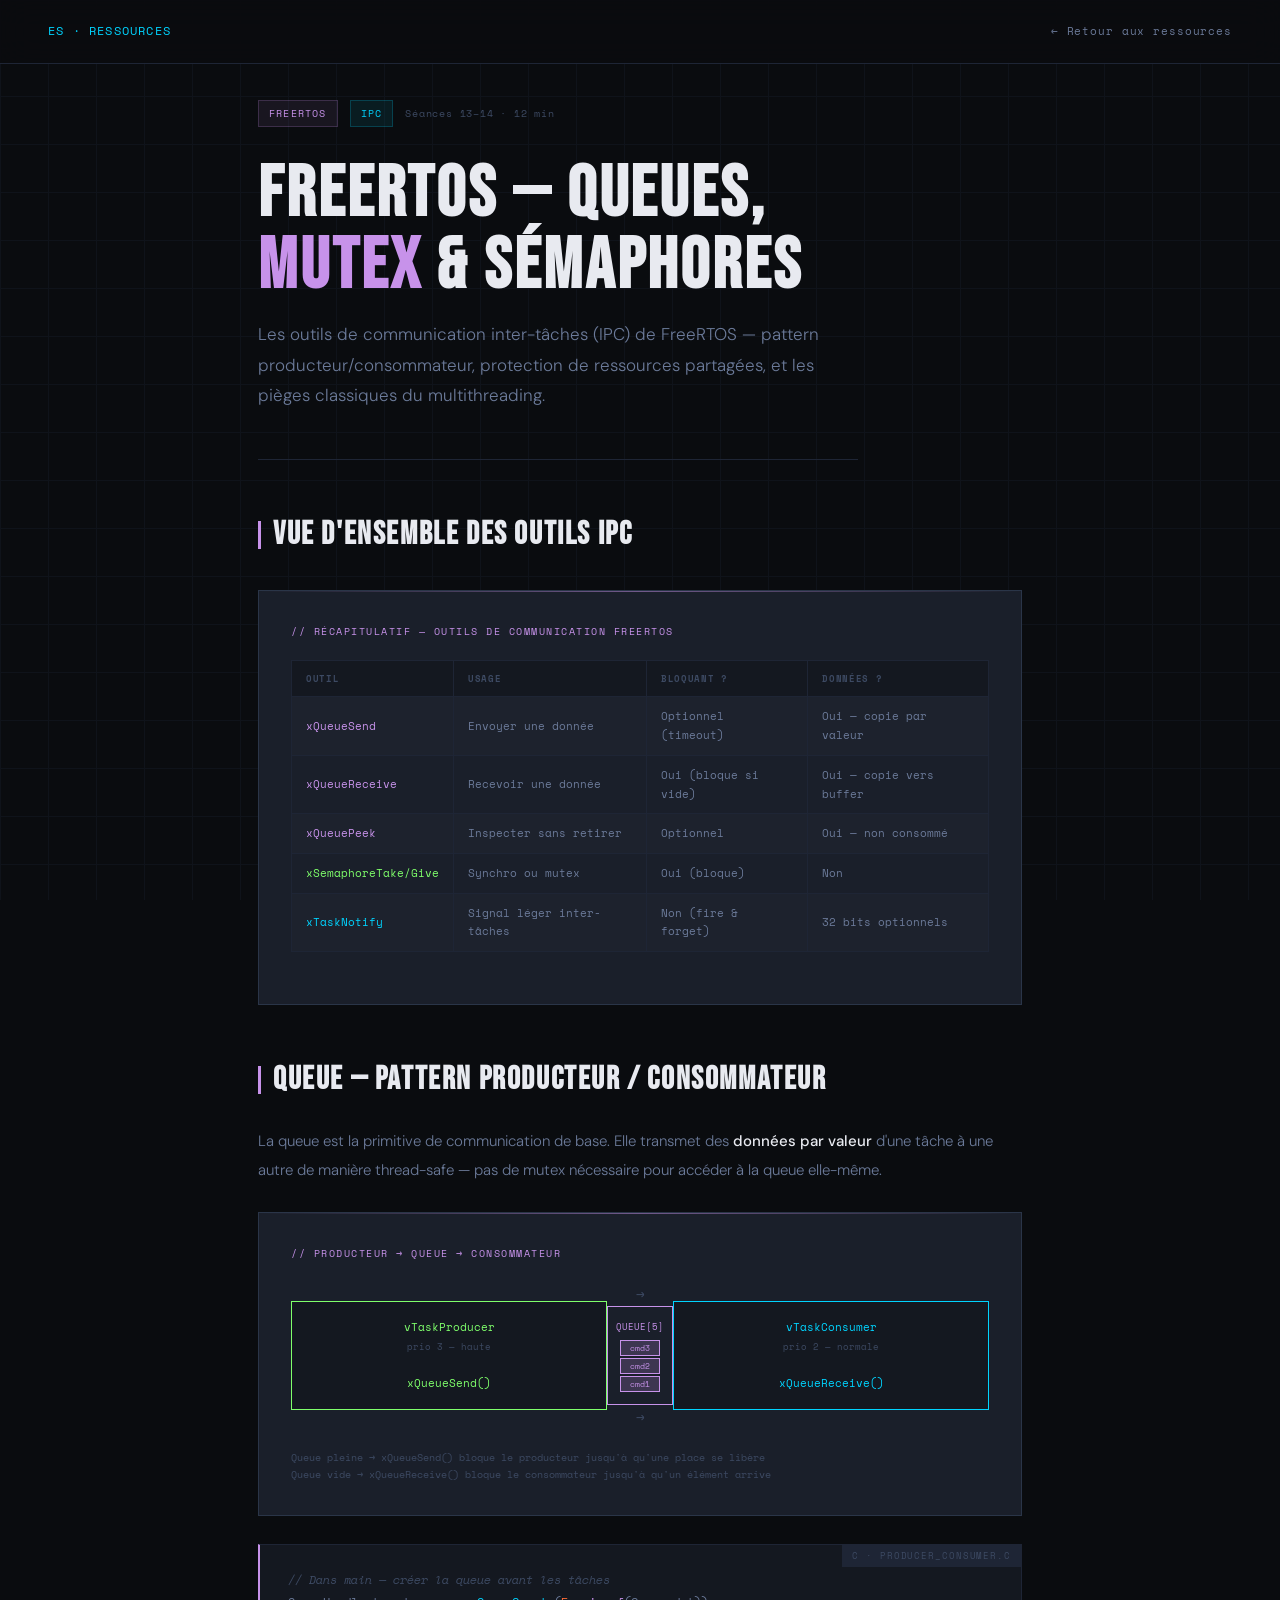
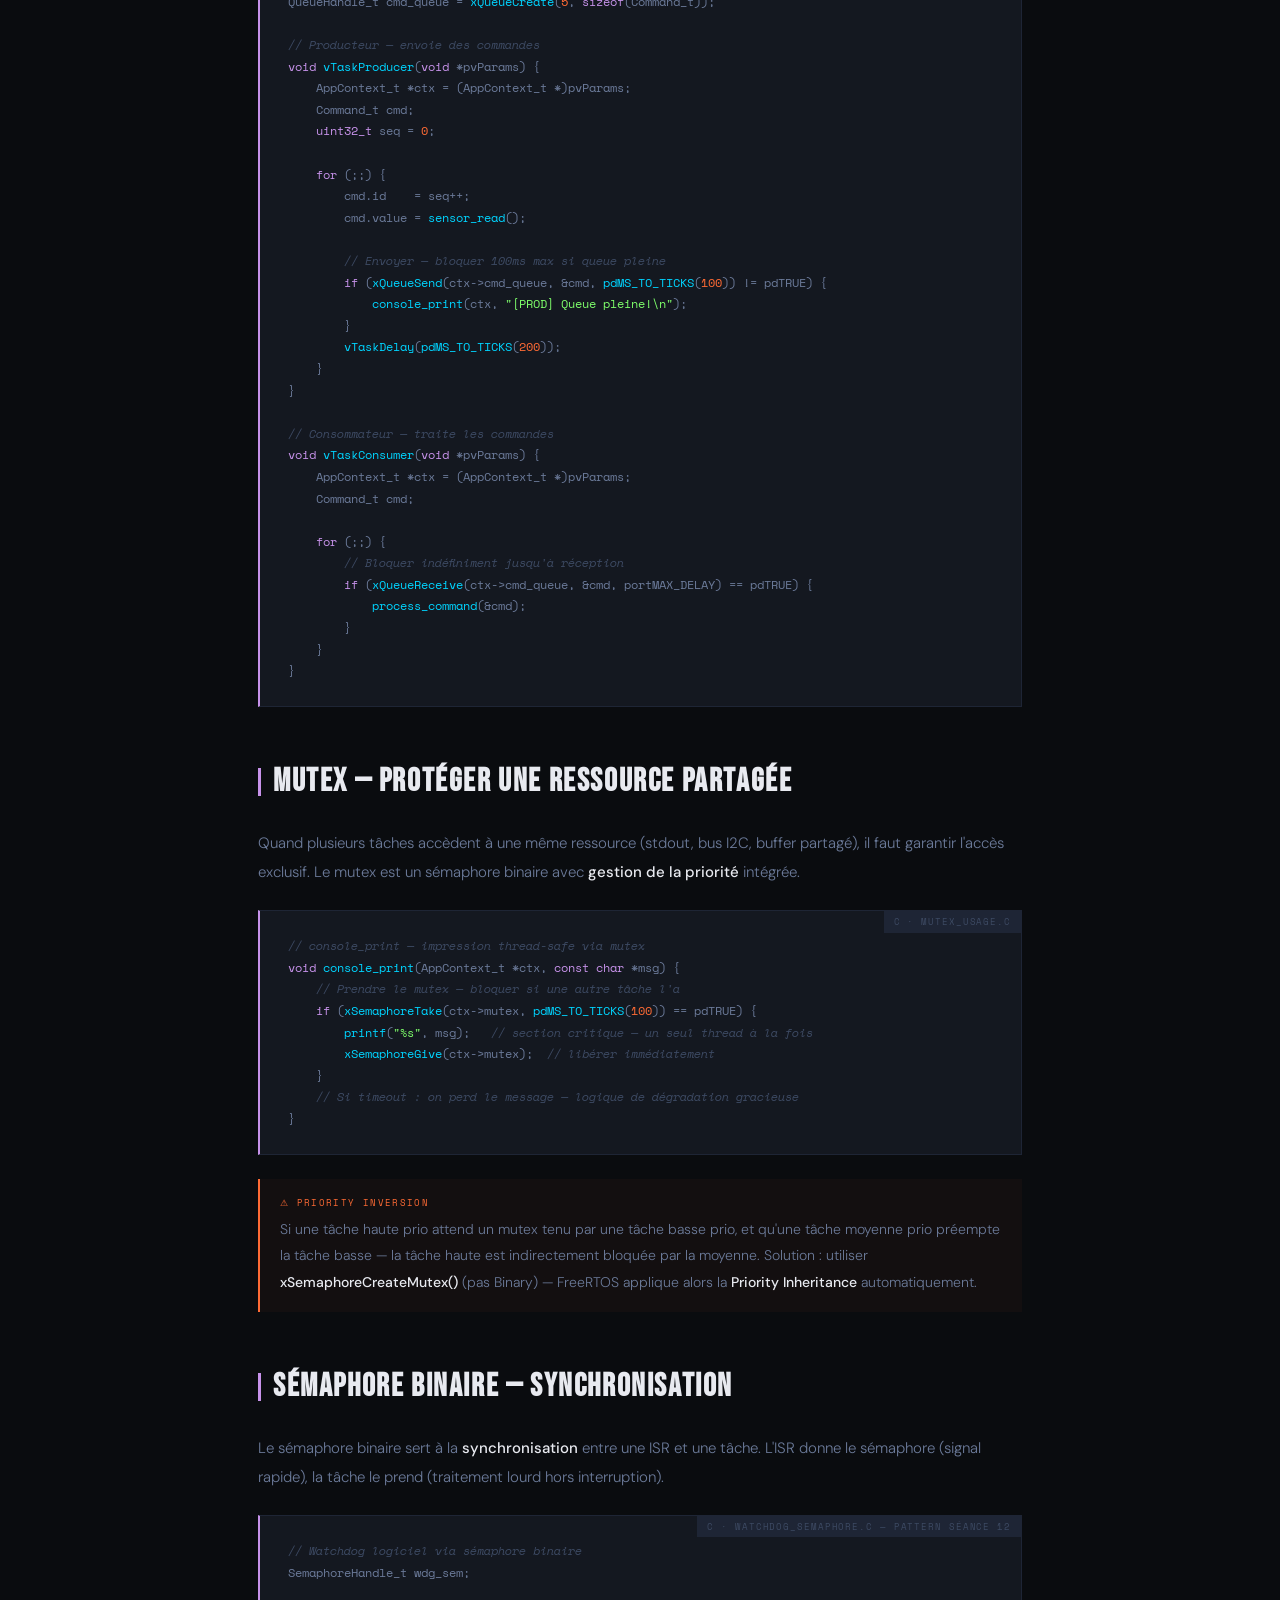
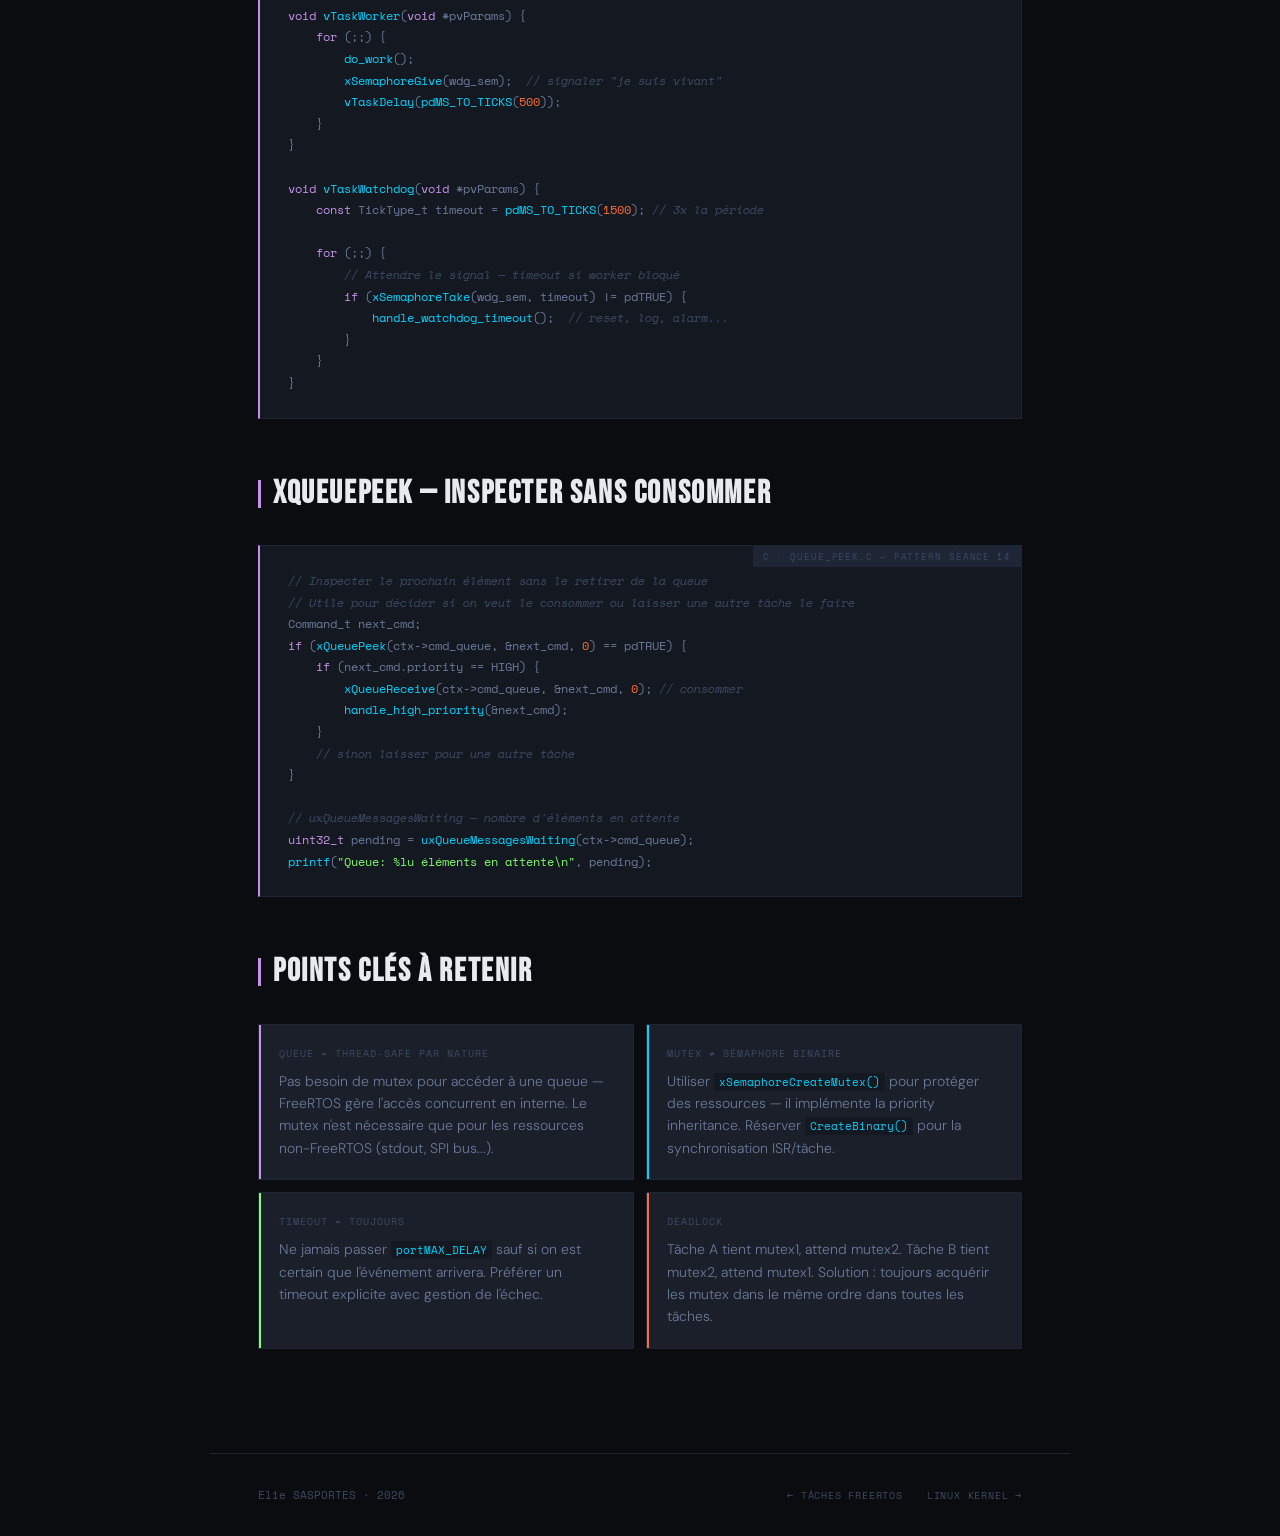
<file: article-freertos-ipc.html>
<!DOCTYPE html>
<html lang="fr">
<head>
<meta charset="UTF-8">
<meta name="viewport" content="width=device-width, initial-scale=1.0">
<title>FreeRTOS — Queues, Mutex &amp; Sémaphores — Elie SASPORTES</title>
<link href="https://fonts.googleapis.com/css2?family=Space+Mono:wght@400;700&family=DM+Sans:opsz,wght@9..40,300;9..40,400;9..40,500&family=Bebas+Neue&display=swap" rel="stylesheet">
<style>
  :root{--bg:#0a0c0f;--bg2:#0f1217;--bg3:#141820;--surface:#1a1f2a;--border:#1e2535;--border-bright:#2a3548;--text:#e8eaf0;--text-muted:#6b7a99;--text-dim:#3d4a63;--accent:#00d4ff;--accent2:#ff6b35;--accent3:#7fff6b;--accent4:#c792ea}
  *,*::before,*::after{box-sizing:border-box;margin:0;padding:0}
  html{scroll-behavior:smooth}
  body{background:var(--bg);color:var(--text);font-family:'DM Sans',sans-serif;font-weight:300;line-height:1.7}
  body::before{content:'';position:fixed;inset:0;background-image:linear-gradient(var(--border) 1px,transparent 1px),linear-gradient(90deg,var(--border) 1px,transparent 1px);background-size:48px 48px;opacity:0.3;pointer-events:none;z-index:0}
  nav{position:fixed;top:0;left:0;right:0;z-index:100;display:flex;align-items:center;justify-content:space-between;padding:0 48px;height:64px;background:rgba(10,12,15,0.9);backdrop-filter:blur(16px);border-bottom:1px solid var(--border)}
  .nav-logo{font-family:'Space Mono',monospace;font-size:12px;color:var(--accent);letter-spacing:0.1em;text-decoration:none;text-transform:uppercase}
  .nav-back{font-family:'Space Mono',monospace;font-size:11px;color:var(--text-muted);text-decoration:none;letter-spacing:0.08em;transition:color 0.2s}
  .nav-back:hover{color:var(--accent)}
  .article-wrap{max-width:860px;margin:0 auto;padding:100px 48px 80px;position:relative;z-index:1}
  .article-meta{display:flex;align-items:center;gap:12px;margin-bottom:32px;flex-wrap:wrap}
  .meta-tag{font-family:'Space Mono',monospace;font-size:10px;padding:4px 10px;letter-spacing:0.12em;text-transform:uppercase}
  .mt-blue{color:var(--accent);background:rgba(0,212,255,0.08);border:1px solid rgba(0,212,255,0.2)}
  .mt-purple{color:var(--accent4);background:rgba(199,146,234,0.08);border:1px solid rgba(199,146,234,0.2)}
  .meta-info{font-family:'Space Mono',monospace;font-size:10px;color:var(--text-dim);letter-spacing:0.08em}
  h1{font-family:'Bebas Neue',sans-serif;font-size:clamp(40px,6vw,72px);letter-spacing:0.04em;line-height:1;color:var(--text);margin-bottom:16px}
  h1 em{color:var(--accent4);font-style:normal}
  .subtitle{font-size:17px;color:var(--text-muted);max-width:600px;line-height:1.8;margin-bottom:48px;padding-bottom:48px;border-bottom:1px solid var(--border)}
  h2{font-family:'Bebas Neue',sans-serif;font-size:32px;letter-spacing:0.05em;color:var(--text);margin:48px 0 20px;display:flex;align-items:center;gap:12px}
  h2::before{content:'';width:3px;height:28px;background:var(--accent4);flex-shrink:0}
  p{font-size:15px;color:var(--text-muted);line-height:1.9;margin-bottom:16px}
  p strong{color:var(--text);font-weight:500}
  .code-block{background:var(--bg3);border:1px solid var(--border);border-left:2px solid var(--accent4);padding:24px 28px;margin:24px 0;overflow-x:auto;position:relative}
  .code-label{position:absolute;top:0;right:0;font-family:'Space Mono',monospace;font-size:9px;color:var(--text-dim);background:var(--border);padding:3px 10px;letter-spacing:0.1em;text-transform:uppercase}
  pre{font-family:'Space Mono',monospace;font-size:12px;line-height:1.8;color:var(--text-muted)}
  .kw{color:#c792ea}.cm{color:var(--text-dim);font-style:italic}.num{color:var(--accent2)}.fn{color:var(--accent)}.str{color:var(--accent3)}.def{color:#ffcb6b}
  .diagram{background:var(--surface);border:1px solid var(--border-bright);padding:32px;margin:28px 0;position:relative;overflow:hidden}
  .diagram::before{content:'';position:absolute;top:0;left:0;right:0;height:1px;background:linear-gradient(90deg,transparent,var(--accent4),transparent);opacity:0.5}
  .diagram-title{font-family:'Space Mono',monospace;font-size:10px;color:var(--accent4);letter-spacing:0.15em;text-transform:uppercase;margin-bottom:20px}
  .callout{border-left:2px solid var(--accent3);padding:16px 20px;background:rgba(127,255,107,0.04);margin:24px 0}
  .callout-label{font-family:'Space Mono',monospace;font-size:9px;color:var(--accent3);letter-spacing:0.15em;text-transform:uppercase;margin-bottom:6px}
  .callout p{color:var(--text-muted);font-size:14px;margin:0}
  .warn{border-left:2px solid var(--accent2);padding:16px 20px;background:rgba(255,107,53,0.04);margin:24px 0}
  .warn-label{font-family:'Space Mono',monospace;font-size:9px;color:var(--accent2);letter-spacing:0.15em;text-transform:uppercase;margin-bottom:6px}
  .warn p{color:var(--text-muted);font-size:14px;margin:0}
  .concept-grid{display:grid;grid-template-columns:1fr 1fr;gap:12px;margin:24px 0}
  .concept-card{background:var(--surface);border:1px solid var(--border);padding:20px;position:relative;overflow:hidden}
  .concept-card::after{content:'';position:absolute;top:0;left:0;width:2px;height:100%;background:var(--accent4)}
  .concept-card:nth-child(2)::after{background:var(--accent)}
  .concept-card:nth-child(3)::after{background:var(--accent3)}
  .concept-card:nth-child(4)::after{background:var(--accent2)}
  .concept-label{font-family:'Space Mono',monospace;font-size:10px;color:var(--text-dim);letter-spacing:0.1em;text-transform:uppercase;margin-bottom:8px}
  .concept-val{font-size:14px;color:var(--text-muted);line-height:1.6}
  .concept-val code{font-family:'Space Mono',monospace;font-size:11px;color:var(--accent);background:var(--bg3);padding:1px 5px}

  /* IPC TOOL TABLE */
  .ipc-table{width:100%;border-collapse:collapse;font-family:'Space Mono',monospace;font-size:11px;margin:20px 0}
  .ipc-table th{background:var(--bg3);color:var(--text-dim);padding:10px 14px;text-align:left;border:1px solid var(--border);letter-spacing:0.08em;text-transform:uppercase;font-size:9px}
  .ipc-table td{padding:10px 14px;border:1px solid var(--border);color:var(--text-muted);font-size:11px}
  .ipc-table tr:nth-child(even) td{background:rgba(255,255,255,0.01)}

  /* PRODUCER CONSUMER */
  .pc-diagram{display:grid;grid-template-columns:1fr auto 1fr;gap:0;align-items:center;margin:20px 0}
  .pc-box{background:var(--bg3);border:1px solid var(--border);padding:16px;font-family:'Space Mono',monospace;font-size:11px;text-align:center}
  .pc-box.producer{border-color:var(--accent3);color:var(--accent3)}
  .pc-box.consumer{border-color:var(--accent);color:var(--accent)}
  .pc-queue{background:var(--surface);border:1px solid var(--accent4);padding:12px 8px;display:flex;flex-direction:column;gap:2px;align-items:center}
  .pc-item{width:40px;height:16px;background:rgba(199,146,234,0.2);border:1px solid var(--accent4);font-size:8px;font-family:'Space Mono',monospace;color:var(--accent4);display:flex;align-items:center;justify-content:center}
  .pc-arrow{font-family:'Space Mono',monospace;font-size:14px;color:var(--text-dim);text-align:center;padding:0 8px}

  ::-webkit-scrollbar{width:4px}::-webkit-scrollbar-track{background:var(--bg)}::-webkit-scrollbar-thumb{background:var(--border-bright)}
  @media(max-width:640px){.article-wrap{padding:88px 20px 48px}.concept-grid{grid-template-columns:1fr}nav{padding:0 20px}.pc-diagram{grid-template-columns:1fr;gap:8px}}
</style>
</head>
<body>
<nav>
  <a href="index.html" class="nav-logo">ES · Ressources</a>
  <a href="index.html#resources" class="nav-back">← Retour aux ressources</a>
</nav>
<div class="article-wrap">
  <div class="article-meta">
    <span class="meta-tag mt-purple">FreeRTOS</span>
    <span class="meta-tag mt-blue">IPC</span>
    <span class="meta-info">Séances 13–14 · 12 min</span>
  </div>
  <h1>FreeRTOS — Queues,<br><em>Mutex</em> &amp; Sémaphores</h1>
  <p class="subtitle">Les outils de communication inter-tâches (IPC) de FreeRTOS — pattern producteur/consommateur, protection de ressources partagées, et les pièges classiques du multithreading.</p>

  <h2>Vue d'ensemble des outils IPC</h2>
  <div class="diagram">
    <div class="diagram-title">// Récapitulatif — outils de communication FreeRTOS</div>
    <table class="ipc-table">
      <tr><th>Outil</th><th>Usage</th><th>Bloquant ?</th><th>Données ?</th></tr>
      <tr><td style="color:var(--accent4)">xQueueSend</td><td>Envoyer une donnée</td><td>Optionnel (timeout)</td><td>Oui — copie par valeur</td></tr>
      <tr><td style="color:var(--accent4)">xQueueReceive</td><td>Recevoir une donnée</td><td>Oui (bloque si vide)</td><td>Oui — copie vers buffer</td></tr>
      <tr><td style="color:var(--accent4)">xQueuePeek</td><td>Inspecter sans retirer</td><td>Optionnel</td><td>Oui — non consommé</td></tr>
      <tr><td style="color:var(--accent3)">xSemaphoreTake/Give</td><td>Synchro ou mutex</td><td>Oui (bloque)</td><td>Non</td></tr>
      <tr><td style="color:var(--accent)">xTaskNotify</td><td>Signal léger inter-tâches</td><td>Non (fire &amp; forget)</td><td>32 bits optionnels</td></tr>
    </table>
  </div>

  <h2>Queue — Pattern Producteur / Consommateur</h2>
  <p>La queue est la primitive de communication de base. Elle transmet des <strong>données par valeur</strong> d'une tâche à une autre de manière thread-safe — pas de mutex nécessaire pour accéder à la queue elle-même.</p>

  <div class="diagram">
    <div class="diagram-title">// Producteur → Queue → Consommateur</div>
    <div class="pc-diagram">
      <div class="pc-box producer">vTaskProducer<br><span style="font-size:9px;color:var(--text-dim)">prio 3 — haute</span><br><br>xQueueSend()</div>
      <div style="display:flex;flex-direction:column;align-items:center">
        <div class="pc-arrow">→</div>
        <div class="pc-queue">
          <div style="font-family:'Space Mono',monospace;font-size:9px;color:var(--accent4);margin-bottom:4px">QUEUE[5]</div>
          <div class="pc-item">cmd3</div>
          <div class="pc-item">cmd2</div>
          <div class="pc-item">cmd1</div>
        </div>
        <div class="pc-arrow">→</div>
      </div>
      <div class="pc-box consumer">vTaskConsumer<br><span style="font-size:9px;color:var(--text-dim)">prio 2 — normale</span><br><br>xQueueReceive()</div>
    </div>
    <div style="font-family:'Space Mono',monospace;font-size:10px;color:var(--text-dim);margin-top:12px">
      Queue pleine → xQueueSend() bloque le producteur jusqu'à qu'une place se libère<br>
      Queue vide  → xQueueReceive() bloque le consommateur jusqu'à qu'un élément arrive
    </div>
  </div>

  <div class="code-block">
    <span class="code-label">C · producer_consumer.c</span>
    <pre><span class="cm">// Dans main — créer la queue avant les tâches</span>
QueueHandle_t cmd_queue = <span class="fn">xQueueCreate</span>(<span class="num">5</span>, <span class="kw">sizeof</span>(Command_t));

<span class="cm">// Producteur — envoie des commandes</span>
<span class="kw">void</span> <span class="fn">vTaskProducer</span>(<span class="kw">void</span> *pvParams) {
    AppContext_t *ctx = (AppContext_t *)pvParams;
    Command_t cmd;
    <span class="kw">uint32_t</span> seq = <span class="num">0</span>;

    <span class="kw">for</span> (;;) {
        cmd.id    = seq++;
        cmd.value = <span class="fn">sensor_read</span>();

        <span class="cm">// Envoyer — bloquer 100ms max si queue pleine</span>
        <span class="kw">if</span> (<span class="fn">xQueueSend</span>(ctx-&gt;cmd_queue, &amp;cmd, <span class="fn">pdMS_TO_TICKS</span>(<span class="num">100</span>)) != pdTRUE) {
            <span class="fn">console_print</span>(ctx, <span class="str">"[PROD] Queue pleine!\n"</span>);
        }
        <span class="fn">vTaskDelay</span>(<span class="fn">pdMS_TO_TICKS</span>(<span class="num">200</span>));
    }
}

<span class="cm">// Consommateur — traite les commandes</span>
<span class="kw">void</span> <span class="fn">vTaskConsumer</span>(<span class="kw">void</span> *pvParams) {
    AppContext_t *ctx = (AppContext_t *)pvParams;
    Command_t cmd;

    <span class="kw">for</span> (;;) {
        <span class="cm">// Bloquer indéfiniment jusqu'à réception</span>
        <span class="kw">if</span> (<span class="fn">xQueueReceive</span>(ctx-&gt;cmd_queue, &amp;cmd, portMAX_DELAY) == pdTRUE) {
            <span class="fn">process_command</span>(&amp;cmd);
        }
    }
}</pre>
  </div>

  <h2>Mutex — Protéger une ressource partagée</h2>
  <p>Quand plusieurs tâches accèdent à une même ressource (stdout, bus I2C, buffer partagé), il faut garantir l'accès exclusif. Le mutex est un sémaphore binaire avec <strong>gestion de la priorité</strong> intégrée.</p>

  <div class="code-block">
    <span class="code-label">C · mutex_usage.c</span>
    <pre><span class="cm">// console_print — impression thread-safe via mutex</span>
<span class="kw">void</span> <span class="fn">console_print</span>(AppContext_t *ctx, <span class="kw">const char</span> *msg) {
    <span class="cm">// Prendre le mutex — bloquer si une autre tâche l'a</span>
    <span class="kw">if</span> (<span class="fn">xSemaphoreTake</span>(ctx-&gt;mutex, <span class="fn">pdMS_TO_TICKS</span>(<span class="num">100</span>)) == pdTRUE) {
        <span class="fn">printf</span>(<span class="str">"%s"</span>, msg);   <span class="cm">// section critique — un seul thread à la fois</span>
        <span class="fn">xSemaphoreGive</span>(ctx-&gt;mutex);  <span class="cm">// libérer immédiatement</span>
    }
    <span class="cm">// Si timeout : on perd le message — logique de dégradation gracieuse</span>
}</pre>
  </div>

  <div class="warn">
    <div class="warn-label">⚠ Priority Inversion</div>
    <p>Si une tâche haute prio attend un mutex tenu par une tâche basse prio, et qu'une tâche moyenne prio préempte la tâche basse — la tâche haute est indirectement bloquée par la moyenne. Solution : utiliser <strong>xSemaphoreCreateMutex()</strong> (pas Binary) — FreeRTOS applique alors la <strong>Priority Inheritance</strong> automatiquement.</p>
  </div>

  <h2>Sémaphore binaire — Synchronisation</h2>
  <p>Le sémaphore binaire sert à la <strong>synchronisation</strong> entre une ISR et une tâche. L'ISR donne le sémaphore (signal rapide), la tâche le prend (traitement lourd hors interruption).</p>

  <div class="code-block">
    <span class="code-label">C · watchdog_semaphore.c — pattern séance 12</span>
    <pre><span class="cm">// Watchdog logiciel via sémaphore binaire</span>
SemaphoreHandle_t wdg_sem;

<span class="kw">void</span> <span class="fn">vTaskWorker</span>(<span class="kw">void</span> *pvParams) {
    <span class="kw">for</span> (;;) {
        <span class="fn">do_work</span>();
        <span class="fn">xSemaphoreGive</span>(wdg_sem);  <span class="cm">// signaler "je suis vivant"</span>
        <span class="fn">vTaskDelay</span>(<span class="fn">pdMS_TO_TICKS</span>(<span class="num">500</span>));
    }
}

<span class="kw">void</span> <span class="fn">vTaskWatchdog</span>(<span class="kw">void</span> *pvParams) {
    <span class="kw">const</span> TickType_t timeout = <span class="fn">pdMS_TO_TICKS</span>(<span class="num">1500</span>); <span class="cm">// 3x la période</span>

    <span class="kw">for</span> (;;) {
        <span class="cm">// Attendre le signal — timeout si worker bloqué</span>
        <span class="kw">if</span> (<span class="fn">xSemaphoreTake</span>(wdg_sem, timeout) != pdTRUE) {
            <span class="fn">handle_watchdog_timeout</span>();  <span class="cm">// reset, log, alarm...</span>
        }
    }
}</pre>
  </div>

  <h2>xQueuePeek — Inspecter sans consommer</h2>
  <div class="code-block">
    <span class="code-label">C · queue_peek.c — pattern séance 14</span>
    <pre><span class="cm">// Inspecter le prochain élément sans le retirer de la queue</span>
<span class="cm">// Utile pour décider si on veut le consommer ou laisser une autre tâche le faire</span>
Command_t next_cmd;
<span class="kw">if</span> (<span class="fn">xQueuePeek</span>(ctx-&gt;cmd_queue, &amp;next_cmd, <span class="num">0</span>) == pdTRUE) {
    <span class="kw">if</span> (next_cmd.priority == HIGH) {
        <span class="fn">xQueueReceive</span>(ctx-&gt;cmd_queue, &amp;next_cmd, <span class="num">0</span>); <span class="cm">// consommer</span>
        <span class="fn">handle_high_priority</span>(&amp;next_cmd);
    }
    <span class="cm">// sinon laisser pour une autre tâche</span>
}

<span class="cm">// uxQueueMessagesWaiting — nombre d'éléments en attente</span>
<span class="kw">uint32_t</span> pending = <span class="fn">uxQueueMessagesWaiting</span>(ctx-&gt;cmd_queue);
<span class="fn">printf</span>(<span class="str">"Queue: %lu éléments en attente\n"</span>, pending);</pre>
  </div>

  <h2>Points clés à retenir</h2>
  <div class="concept-grid">
    <div class="concept-card">
      <div class="concept-label">Queue = thread-safe par nature</div>
      <div class="concept-val">Pas besoin de mutex pour accéder à une queue — FreeRTOS gère l'accès concurrent en interne. Le mutex n'est nécessaire que pour les ressources non-FreeRTOS (stdout, SPI bus...).</div>
    </div>
    <div class="concept-card">
      <div class="concept-label">Mutex ≠ Sémaphore binaire</div>
      <div class="concept-val">Utiliser <code>xSemaphoreCreateMutex()</code> pour protéger des ressources — il implémente la priority inheritance. Réserver <code>CreateBinary()</code> pour la synchronisation ISR/tâche.</div>
    </div>
    <div class="concept-card">
      <div class="concept-label">Timeout = toujours</div>
      <div class="concept-val">Ne jamais passer <code>portMAX_DELAY</code> sauf si on est certain que l'événement arrivera. Préférer un timeout explicite avec gestion de l'échec.</div>
    </div>
    <div class="concept-card">
      <div class="concept-label">Deadlock</div>
      <div class="concept-val">Tâche A tient mutex1, attend mutex2. Tâche B tient mutex2, attend mutex1. Solution : toujours acquérir les mutex dans le même ordre dans toutes les tâches.</div>
    </div>
  </div>
</div>
<footer style="max-width:860px;margin:0 auto;padding:32px 48px;border-top:1px solid var(--border);display:flex;justify-content:space-between;align-items:center;position:relative;z-index:1">
  <div style="font-family:'Space Mono',monospace;font-size:11px;color:var(--text-dim)">Elie SASPORTES · 2026</div>
  <div style="display:flex;gap:24px">
    <a href="article-freertos-tasks.html" style="font-family:'Space Mono',monospace;font-size:10px;color:var(--text-dim);text-decoration:none;letter-spacing:0.08em;text-transform:uppercase" onmouseover="this.style.color='var(--accent)'" onmouseout="this.style.color='var(--text-dim)'">← Tâches FreeRTOS</a>
    <a href="article-linux-driver.html" style="font-family:'Space Mono',monospace;font-size:10px;color:var(--text-dim);text-decoration:none;letter-spacing:0.08em;text-transform:uppercase" onmouseover="this.style.color='var(--accent)'" onmouseout="this.style.color='var(--text-dim)'">Linux Kernel →</a>
  </div>
</footer>
</body>
</html>
</file>
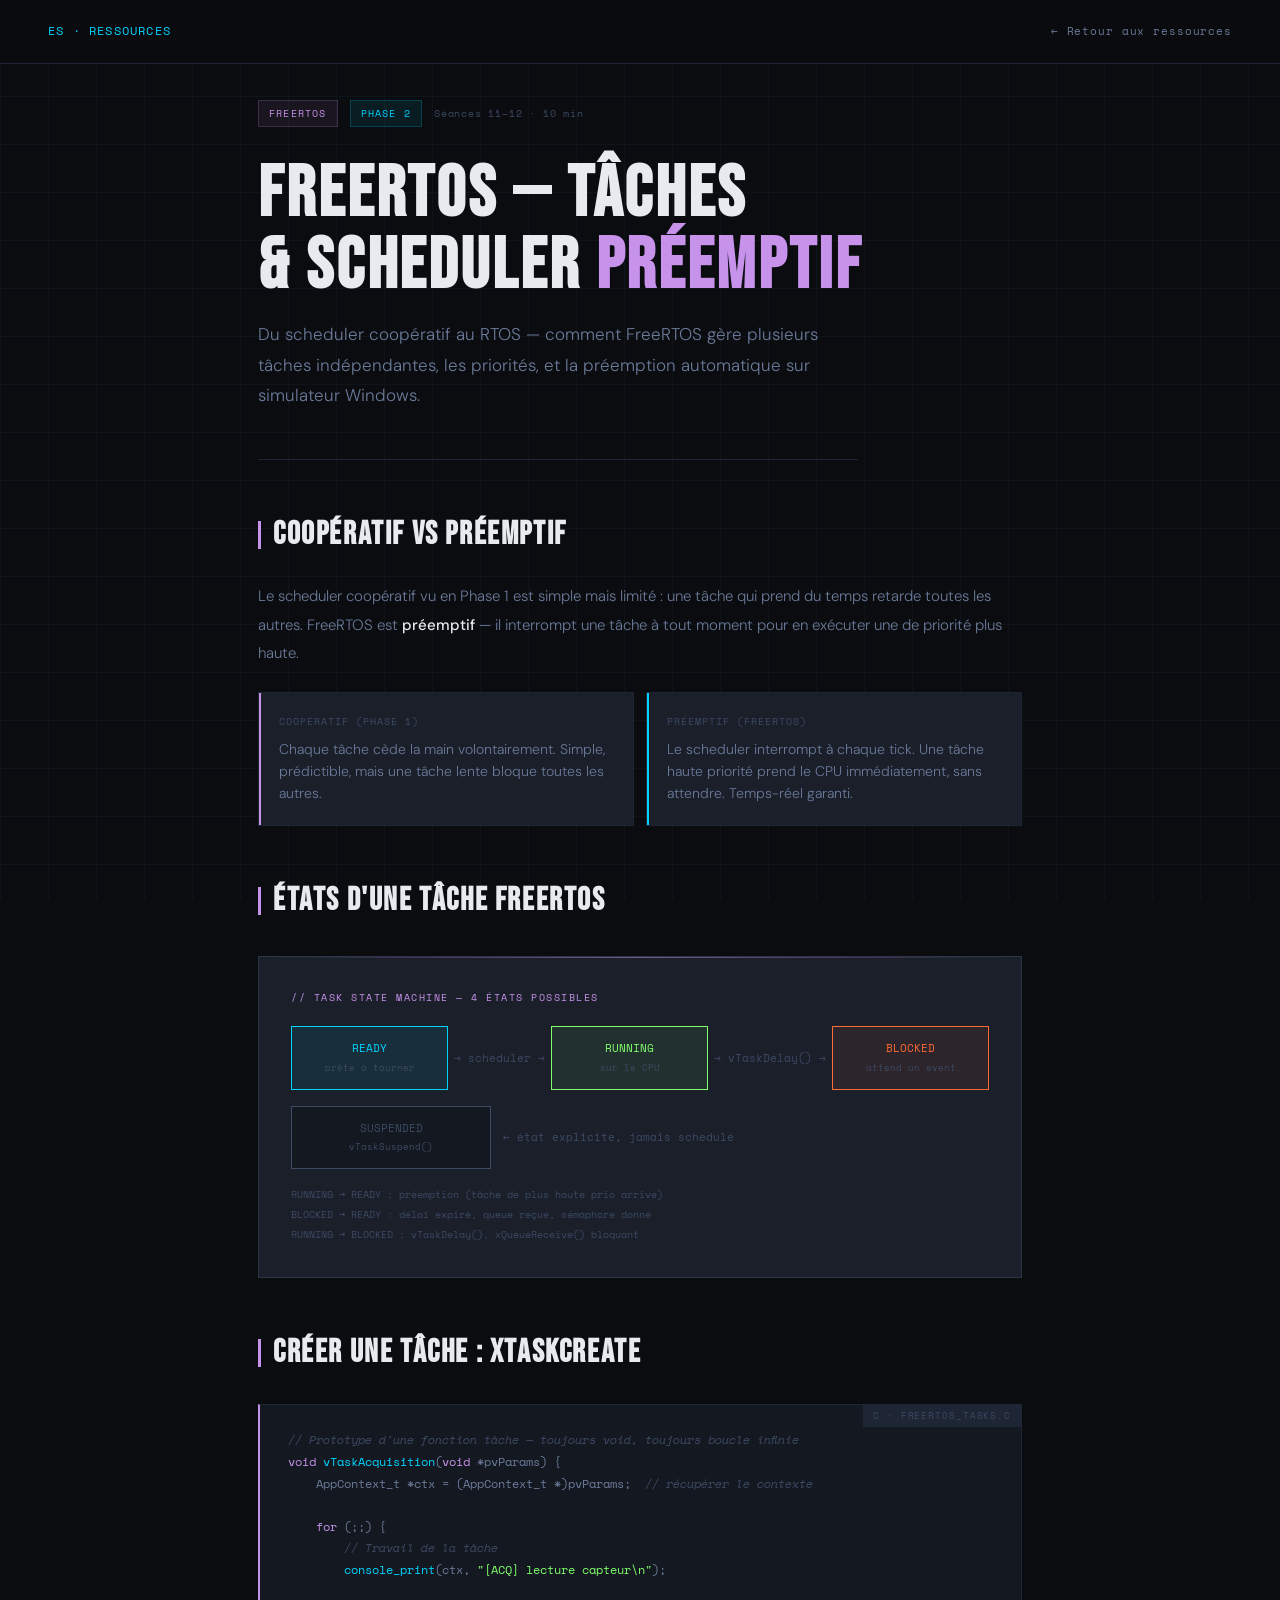
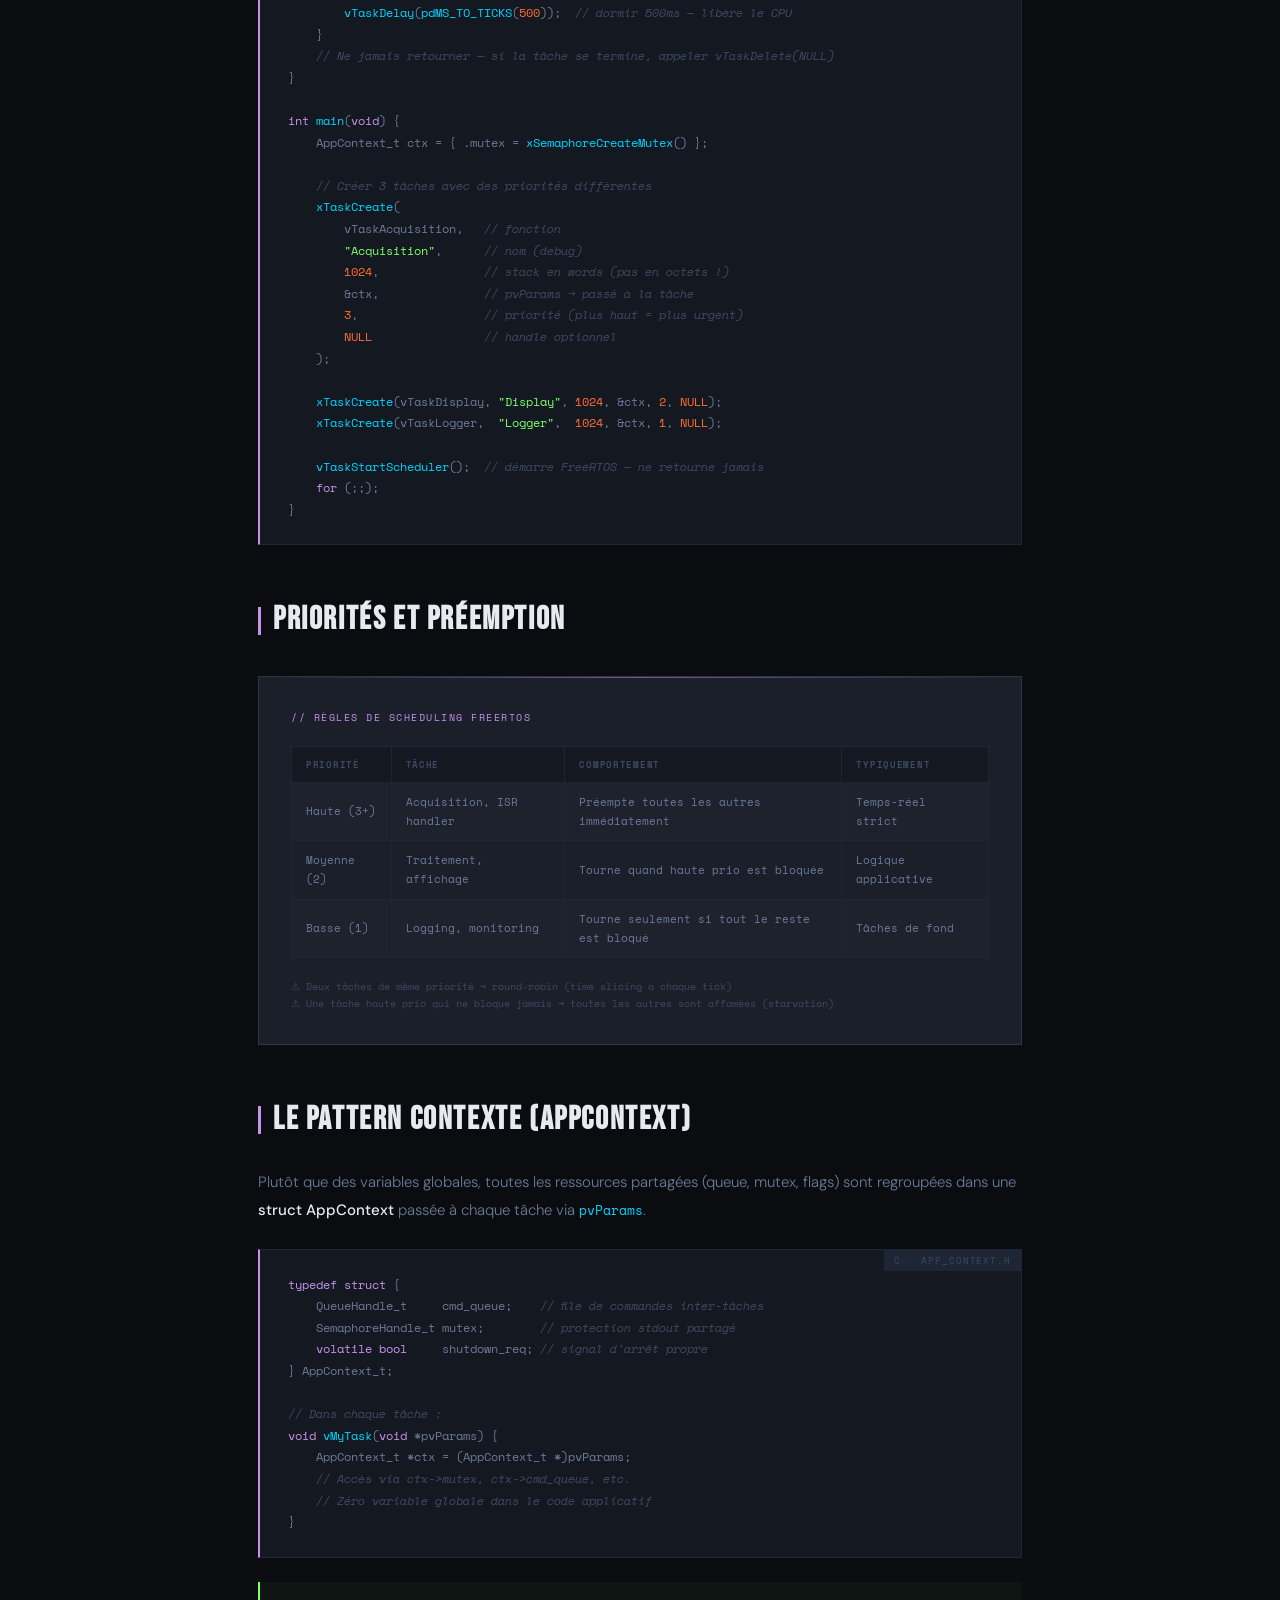
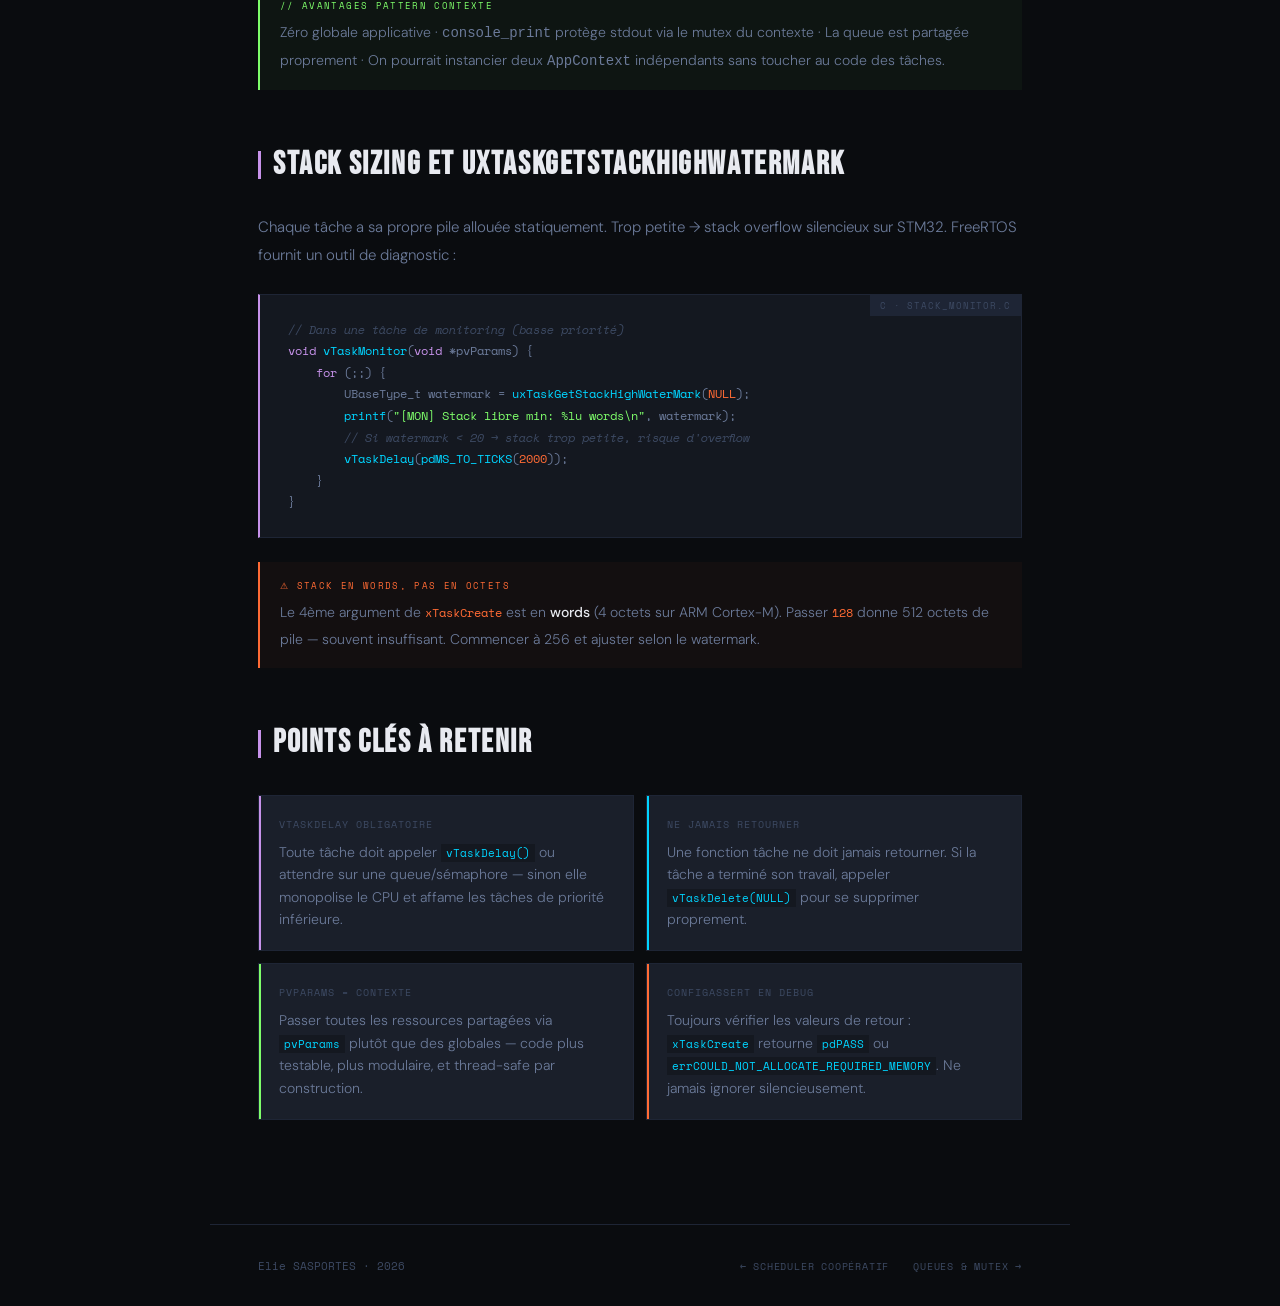
<file: article-freertos-tasks.html>
<!DOCTYPE html>
<html lang="fr">
<head>
<meta charset="UTF-8">
<meta name="viewport" content="width=device-width, initial-scale=1.0">
<title>FreeRTOS — Tâches &amp; Scheduler Préemptif — Elie SASPORTES</title>
<link href="https://fonts.googleapis.com/css2?family=Space+Mono:wght@400;700&family=DM+Sans:opsz,wght@9..40,300;9..40,400;9..40,500&family=Bebas+Neue&display=swap" rel="stylesheet">
<style>
  :root{--bg:#0a0c0f;--bg2:#0f1217;--bg3:#141820;--surface:#1a1f2a;--border:#1e2535;--border-bright:#2a3548;--text:#e8eaf0;--text-muted:#6b7a99;--text-dim:#3d4a63;--accent:#00d4ff;--accent2:#ff6b35;--accent3:#7fff6b;--accent4:#c792ea}
  *,*::before,*::after{box-sizing:border-box;margin:0;padding:0}
  html{scroll-behavior:smooth}
  body{background:var(--bg);color:var(--text);font-family:'DM Sans',sans-serif;font-weight:300;line-height:1.7}
  body::before{content:'';position:fixed;inset:0;background-image:linear-gradient(var(--border) 1px,transparent 1px),linear-gradient(90deg,var(--border) 1px,transparent 1px);background-size:48px 48px;opacity:0.3;pointer-events:none;z-index:0}
  nav{position:fixed;top:0;left:0;right:0;z-index:100;display:flex;align-items:center;justify-content:space-between;padding:0 48px;height:64px;background:rgba(10,12,15,0.9);backdrop-filter:blur(16px);border-bottom:1px solid var(--border)}
  .nav-logo{font-family:'Space Mono',monospace;font-size:12px;color:var(--accent);letter-spacing:0.1em;text-decoration:none;text-transform:uppercase}
  .nav-back{font-family:'Space Mono',monospace;font-size:11px;color:var(--text-muted);text-decoration:none;letter-spacing:0.08em;transition:color 0.2s}
  .nav-back:hover{color:var(--accent)}
  .article-wrap{max-width:860px;margin:0 auto;padding:100px 48px 80px;position:relative;z-index:1}
  .article-meta{display:flex;align-items:center;gap:12px;margin-bottom:32px;flex-wrap:wrap}
  .meta-tag{font-family:'Space Mono',monospace;font-size:10px;padding:4px 10px;letter-spacing:0.12em;text-transform:uppercase}
  .mt-blue{color:var(--accent);background:rgba(0,212,255,0.08);border:1px solid rgba(0,212,255,0.2)}
  .mt-purple{color:var(--accent4);background:rgba(199,146,234,0.08);border:1px solid rgba(199,146,234,0.2)}
  .meta-info{font-family:'Space Mono',monospace;font-size:10px;color:var(--text-dim);letter-spacing:0.08em}
  h1{font-family:'Bebas Neue',sans-serif;font-size:clamp(40px,6vw,72px);letter-spacing:0.04em;line-height:1;color:var(--text);margin-bottom:16px}
  h1 em{color:var(--accent4);font-style:normal}
  .subtitle{font-size:17px;color:var(--text-muted);max-width:600px;line-height:1.8;margin-bottom:48px;padding-bottom:48px;border-bottom:1px solid var(--border)}
  h2{font-family:'Bebas Neue',sans-serif;font-size:32px;letter-spacing:0.05em;color:var(--text);margin:48px 0 20px;display:flex;align-items:center;gap:12px}
  h2::before{content:'';width:3px;height:28px;background:var(--accent4);flex-shrink:0}
  p{font-size:15px;color:var(--text-muted);line-height:1.9;margin-bottom:16px}
  p strong{color:var(--text);font-weight:500}
  .code-block{background:var(--bg3);border:1px solid var(--border);border-left:2px solid var(--accent4);padding:24px 28px;margin:24px 0;overflow-x:auto;position:relative}
  .code-label{position:absolute;top:0;right:0;font-family:'Space Mono',monospace;font-size:9px;color:var(--text-dim);background:var(--border);padding:3px 10px;letter-spacing:0.1em;text-transform:uppercase}
  pre{font-family:'Space Mono',monospace;font-size:12px;line-height:1.8;color:var(--text-muted)}
  .kw{color:#c792ea}.cm{color:var(--text-dim);font-style:italic}.num{color:var(--accent2)}.fn{color:var(--accent)}.str{color:var(--accent3)}.def{color:#ffcb6b}
  .diagram{background:var(--surface);border:1px solid var(--border-bright);padding:32px;margin:28px 0;position:relative;overflow:hidden}
  .diagram::before{content:'';position:absolute;top:0;left:0;right:0;height:1px;background:linear-gradient(90deg,transparent,var(--accent4),transparent);opacity:0.5}
  .diagram-title{font-family:'Space Mono',monospace;font-size:10px;color:var(--accent4);letter-spacing:0.15em;text-transform:uppercase;margin-bottom:20px}
  .callout{border-left:2px solid var(--accent3);padding:16px 20px;background:rgba(127,255,107,0.04);margin:24px 0}
  .callout-label{font-family:'Space Mono',monospace;font-size:9px;color:var(--accent3);letter-spacing:0.15em;text-transform:uppercase;margin-bottom:6px}
  .callout p{color:var(--text-muted);font-size:14px;margin:0}
  .warn{border-left:2px solid var(--accent2);padding:16px 20px;background:rgba(255,107,53,0.04);margin:24px 0}
  .warn-label{font-family:'Space Mono',monospace;font-size:9px;color:var(--accent2);letter-spacing:0.15em;text-transform:uppercase;margin-bottom:6px}
  .warn p{color:var(--text-muted);font-size:14px;margin:0}
  .concept-grid{display:grid;grid-template-columns:1fr 1fr;gap:12px;margin:24px 0}
  .concept-card{background:var(--surface);border:1px solid var(--border);padding:20px;position:relative;overflow:hidden}
  .concept-card::after{content:'';position:absolute;top:0;left:0;width:2px;height:100%;background:var(--accent4)}
  .concept-card:nth-child(2)::after{background:var(--accent)}
  .concept-card:nth-child(3)::after{background:var(--accent3)}
  .concept-card:nth-child(4)::after{background:var(--accent2)}
  .concept-label{font-family:'Space Mono',monospace;font-size:10px;color:var(--text-dim);letter-spacing:0.1em;text-transform:uppercase;margin-bottom:8px}
  .concept-val{font-size:14px;color:var(--text-muted);line-height:1.6}
  .concept-val code{font-family:'Space Mono',monospace;font-size:11px;color:var(--accent);background:var(--bg3);padding:1px 5px}

  /* TASK STATE MACHINE */
  .states{display:flex;gap:2px;margin:16px 0;flex-wrap:wrap}
  .state-box{padding:12px 20px;border:1px solid var(--border);font-family:'Space Mono',monospace;font-size:11px;text-align:center;flex:1;min-width:120px}
  .state-box.active{border-color:var(--accent3);color:var(--accent3);background:rgba(127,255,107,0.08)}
  .state-box.ready{border-color:var(--accent);color:var(--accent);background:rgba(0,212,255,0.08)}
  .state-box.blocked{border-color:var(--accent2);color:var(--accent2);background:rgba(255,107,53,0.08)}
  .state-box.suspended{border-color:var(--text-dim);color:var(--text-dim);background:var(--bg3)}
  .state-arrow{display:flex;align-items:center;justify-content:center;font-family:'Space Mono',monospace;font-size:11px;color:var(--text-dim);padding:0 4px}

  /* PRIORITY TABLE */
  .priority-table{width:100%;border-collapse:collapse;font-family:'Space Mono',monospace;font-size:11px;margin:20px 0}
  .priority-table th{background:var(--bg3);color:var(--text-dim);padding:10px 14px;text-align:left;border:1px solid var(--border);letter-spacing:0.08em;text-transform:uppercase;font-size:9px}
  .priority-table td{padding:10px 14px;border:1px solid var(--border);color:var(--text-muted)}
  .priority-table tr:nth-child(even) td{background:rgba(255,255,255,0.01)}
  .prio-high{color:var(--accent3)}
  .prio-med{color:var(--accent)}
  .prio-low{color:var(--text-dim)}

  ::-webkit-scrollbar{width:4px}::-webkit-scrollbar-track{background:var(--bg)}::-webkit-scrollbar-thumb{background:var(--border-bright)}
  @media(max-width:640px){.article-wrap{padding:88px 20px 48px}.concept-grid{grid-template-columns:1fr}nav{padding:0 20px}.states{flex-direction:column}}
</style>
</head>
<body>
<nav>
  <a href="index.html" class="nav-logo">ES · Ressources</a>
  <a href="index.html#resources" class="nav-back">← Retour aux ressources</a>
</nav>
<div class="article-wrap">
  <div class="article-meta">
    <span class="meta-tag mt-purple">FreeRTOS</span>
    <span class="meta-tag mt-blue">Phase 2</span>
    <span class="meta-info">Séances 11–12 · 10 min</span>
  </div>
  <h1>FreeRTOS — Tâches<br>&amp; Scheduler <em>Préemptif</em></h1>
  <p class="subtitle">Du scheduler coopératif au RTOS — comment FreeRTOS gère plusieurs tâches indépendantes, les priorités, et la préemption automatique sur simulateur Windows.</p>

  <h2>Coopératif vs Préemptif</h2>
  <p>Le scheduler coopératif vu en Phase 1 est simple mais limité : une tâche qui prend du temps retarde toutes les autres. FreeRTOS est <strong>préemptif</strong> — il interrompt une tâche à tout moment pour en exécuter une de priorité plus haute.</p>

  <div class="concept-grid">
    <div class="concept-card">
      <div class="concept-label">Coopératif (Phase 1)</div>
      <div class="concept-val">Chaque tâche cède la main volontairement. Simple, prédictible, mais une tâche lente bloque toutes les autres.</div>
    </div>
    <div class="concept-card">
      <div class="concept-label">Préemptif (FreeRTOS)</div>
      <div class="concept-val">Le scheduler interrompt à chaque tick. Une tâche haute priorité prend le CPU immédiatement, sans attendre. Temps-réel garanti.</div>
    </div>
  </div>

  <h2>États d'une tâche FreeRTOS</h2>
  <div class="diagram">
    <div class="diagram-title">// Task state machine — 4 états possibles</div>
    <div class="states">
      <div class="state-box ready">READY<br><span style="font-size:9px;color:var(--text-dim)">prête à tourner</span></div>
      <div class="state-arrow">→ scheduler →</div>
      <div class="state-box active">RUNNING<br><span style="font-size:9px;color:var(--text-dim)">sur le CPU</span></div>
      <div class="state-arrow">→ vTaskDelay() →</div>
      <div class="state-box blocked">BLOCKED<br><span style="font-size:9px;color:var(--text-dim)">attend un event</span></div>
    </div>
    <div style="margin-top:12px;display:flex;align-items:center;gap:12px">
      <div class="state-box suspended" style="max-width:200px">SUSPENDED<br><span style="font-size:9px">vTaskSuspend()</span></div>
      <div style="font-family:'Space Mono',monospace;font-size:11px;color:var(--text-dim)">← état explicite, jamais schedulé</div>
    </div>
    <div style="margin-top:16px;font-family:'Space Mono',monospace;font-size:10px;color:var(--text-dim);line-height:2">
      RUNNING → READY : préemption (tâche de plus haute prio arrive)<br>
      BLOCKED → READY : délai expiré, queue reçue, sémaphore donné<br>
      RUNNING → BLOCKED : vTaskDelay(), xQueueReceive() bloquant
    </div>
  </div>

  <h2>Créer une tâche : xTaskCreate</h2>
  <div class="code-block">
    <span class="code-label">C · freertos_tasks.c</span>
    <pre><span class="cm">// Prototype d'une fonction tâche — toujours void, toujours boucle infinie</span>
<span class="kw">void</span> <span class="fn">vTaskAcquisition</span>(<span class="kw">void</span> *pvParams) {
    AppContext_t *ctx = (AppContext_t *)pvParams;  <span class="cm">// récupérer le contexte</span>

    <span class="kw">for</span> (;;) {
        <span class="cm">// Travail de la tâche</span>
        <span class="fn">console_print</span>(ctx, <span class="str">"[ACQ] lecture capteur\n"</span>);

        <span class="fn">vTaskDelay</span>(<span class="fn">pdMS_TO_TICKS</span>(<span class="num">500</span>));  <span class="cm">// dormir 500ms — libère le CPU</span>
    }
    <span class="cm">// Ne jamais retourner — si la tâche se termine, appeler vTaskDelete(NULL)</span>
}

<span class="kw">int</span> <span class="fn">main</span>(<span class="kw">void</span>) {
    AppContext_t ctx = { .mutex = <span class="fn">xSemaphoreCreateMutex</span>() };

    <span class="cm">// Créer 3 tâches avec des priorités différentes</span>
    <span class="fn">xTaskCreate</span>(
        vTaskAcquisition,   <span class="cm">// fonction</span>
        <span class="str">"Acquisition"</span>,      <span class="cm">// nom (debug)</span>
        <span class="num">1024</span>,               <span class="cm">// stack en words (pas en octets !)</span>
        &amp;ctx,               <span class="cm">// pvParams → passé à la tâche</span>
        <span class="num">3</span>,                  <span class="cm">// priorité (plus haut = plus urgent)</span>
        <span class="num">NULL</span>                <span class="cm">// handle optionnel</span>
    );

    <span class="fn">xTaskCreate</span>(vTaskDisplay, <span class="str">"Display"</span>, <span class="num">1024</span>, &amp;ctx, <span class="num">2</span>, <span class="num">NULL</span>);
    <span class="fn">xTaskCreate</span>(vTaskLogger,  <span class="str">"Logger"</span>,  <span class="num">1024</span>, &amp;ctx, <span class="num">1</span>, <span class="num">NULL</span>);

    <span class="fn">vTaskStartScheduler</span>();  <span class="cm">// démarre FreeRTOS — ne retourne jamais</span>
    <span class="kw">for</span> (;;);
}</pre>
  </div>

  <h2>Priorités et préemption</h2>
  <div class="diagram">
    <div class="diagram-title">// Règles de scheduling FreeRTOS</div>
    <table class="priority-table">
      <tr><th>Priorité</th><th>Tâche</th><th>Comportement</th><th>Typiquement</th></tr>
      <tr><td class="prio-high">Haute (3+)</td><td>Acquisition, ISR handler</td><td>Préempte toutes les autres immédiatement</td><td>Temps-réel strict</td></tr>
      <tr><td class="prio-med">Moyenne (2)</td><td>Traitement, affichage</td><td>Tourne quand haute prio est bloquée</td><td>Logique applicative</td></tr>
      <tr><td class="prio-low">Basse (1)</td><td>Logging, monitoring</td><td>Tourne seulement si tout le reste est bloqué</td><td>Tâches de fond</td></tr>
    </table>
    <div style="font-family:'Space Mono',monospace;font-size:10px;color:var(--text-dim);margin-top:12px">
      ⚠ Deux tâches de même priorité → round-robin (time slicing à chaque tick)<br>
      ⚠ Une tâche haute prio qui ne bloque jamais → toutes les autres sont affamées (starvation)
    </div>
  </div>

  <h2>Le pattern contexte (AppContext)</h2>
  <p>Plutôt que des variables globales, toutes les ressources partagées (queue, mutex, flags) sont regroupées dans une <strong>struct AppContext</strong> passée à chaque tâche via <code style="font-family:'Space Mono',monospace;color:var(--accent);font-size:13px">pvParams</code>.</p>

  <div class="code-block">
    <span class="code-label">C · app_context.h</span>
    <pre><span class="kw">typedef struct</span> {
    QueueHandle_t     cmd_queue;    <span class="cm">// file de commandes inter-tâches</span>
    SemaphoreHandle_t mutex;        <span class="cm">// protection stdout partagé</span>
    <span class="kw">volatile bool</span>     shutdown_req; <span class="cm">// signal d'arrêt propre</span>
} AppContext_t;

<span class="cm">// Dans chaque tâche :</span>
<span class="kw">void</span> <span class="fn">vMyTask</span>(<span class="kw">void</span> *pvParams) {
    AppContext_t *ctx = (AppContext_t *)pvParams;
    <span class="cm">// Accès via ctx->mutex, ctx->cmd_queue, etc.</span>
    <span class="cm">// Zéro variable globale dans le code applicatif</span>
}</pre>
  </div>

  <div class="callout">
    <div class="callout-label">// avantages pattern contexte</div>
    <p>Zéro globale applicative · <code>console_print</code> protège stdout via le mutex du contexte · La queue est partagée proprement · On pourrait instancier deux <code>AppContext</code> indépendants sans toucher au code des tâches.</p>
  </div>

  <h2>Stack sizing et uxTaskGetStackHighWaterMark</h2>
  <p>Chaque tâche a sa propre pile allouée statiquement. Trop petite → stack overflow silencieux sur STM32. FreeRTOS fournit un outil de diagnostic :</p>

  <div class="code-block">
    <span class="code-label">C · stack_monitor.c</span>
    <pre><span class="cm">// Dans une tâche de monitoring (basse priorité)</span>
<span class="kw">void</span> <span class="fn">vTaskMonitor</span>(<span class="kw">void</span> *pvParams) {
    <span class="kw">for</span> (;;) {
        UBaseType_t watermark = <span class="fn">uxTaskGetStackHighWaterMark</span>(<span class="num">NULL</span>);
        <span class="fn">printf</span>(<span class="str">"[MON] Stack libre min: %lu words\n"</span>, watermark);
        <span class="cm">// Si watermark < 20 → stack trop petite, risque d'overflow</span>
        <span class="fn">vTaskDelay</span>(<span class="fn">pdMS_TO_TICKS</span>(<span class="num">2000</span>));
    }
}</pre>
  </div>

  <div class="warn">
    <div class="warn-label">⚠ stack en words, pas en octets</div>
    <p>Le 4ème argument de <code style="font-family:'Space Mono',monospace;color:var(--accent2);font-size:12px">xTaskCreate</code> est en <strong>words</strong> (4 octets sur ARM Cortex-M). Passer <code style="font-family:'Space Mono',monospace;color:var(--accent2);font-size:12px">128</code> donne 512 octets de pile — souvent insuffisant. Commencer à 256 et ajuster selon le watermark.</p>
  </div>

  <h2>Points clés à retenir</h2>
  <div class="concept-grid">
    <div class="concept-card">
      <div class="concept-label">vTaskDelay obligatoire</div>
      <div class="concept-val">Toute tâche doit appeler <code>vTaskDelay()</code> ou attendre sur une queue/sémaphore — sinon elle monopolise le CPU et affame les tâches de priorité inférieure.</div>
    </div>
    <div class="concept-card">
      <div class="concept-label">Ne jamais retourner</div>
      <div class="concept-val">Une fonction tâche ne doit jamais retourner. Si la tâche a terminé son travail, appeler <code>vTaskDelete(NULL)</code> pour se supprimer proprement.</div>
    </div>
    <div class="concept-card">
      <div class="concept-label">pvParams = contexte</div>
      <div class="concept-val">Passer toutes les ressources partagées via <code>pvParams</code> plutôt que des globales — code plus testable, plus modulaire, et thread-safe par construction.</div>
    </div>
    <div class="concept-card">
      <div class="concept-label">configASSERT en debug</div>
      <div class="concept-val">Toujours vérifier les valeurs de retour : <code>xTaskCreate</code> retourne <code>pdPASS</code> ou <code>errCOULD_NOT_ALLOCATE_REQUIRED_MEMORY</code>. Ne jamais ignorer silencieusement.</div>
    </div>
  </div>
</div>
<footer style="max-width:860px;margin:0 auto;padding:32px 48px;border-top:1px solid var(--border);display:flex;justify-content:space-between;align-items:center;position:relative;z-index:1">
  <div style="font-family:'Space Mono',monospace;font-size:11px;color:var(--text-dim)">Elie SASPORTES · 2026</div>
  <div style="display:flex;gap:24px">
    <a href="article-scheduler.html" style="font-family:'Space Mono',monospace;font-size:10px;color:var(--text-dim);text-decoration:none;letter-spacing:0.08em;text-transform:uppercase" onmouseover="this.style.color='var(--accent)'" onmouseout="this.style.color='var(--text-dim)'">← Scheduler coopératif</a>
    <a href="article-freertos-ipc.html" style="font-family:'Space Mono',monospace;font-size:10px;color:var(--text-dim);text-decoration:none;letter-spacing:0.08em;text-transform:uppercase" onmouseover="this.style.color='var(--accent)'" onmouseout="this.style.color='var(--text-dim)'">Queues &amp; Mutex →</a>
  </div>
</footer>
</body>
</html>
</file>
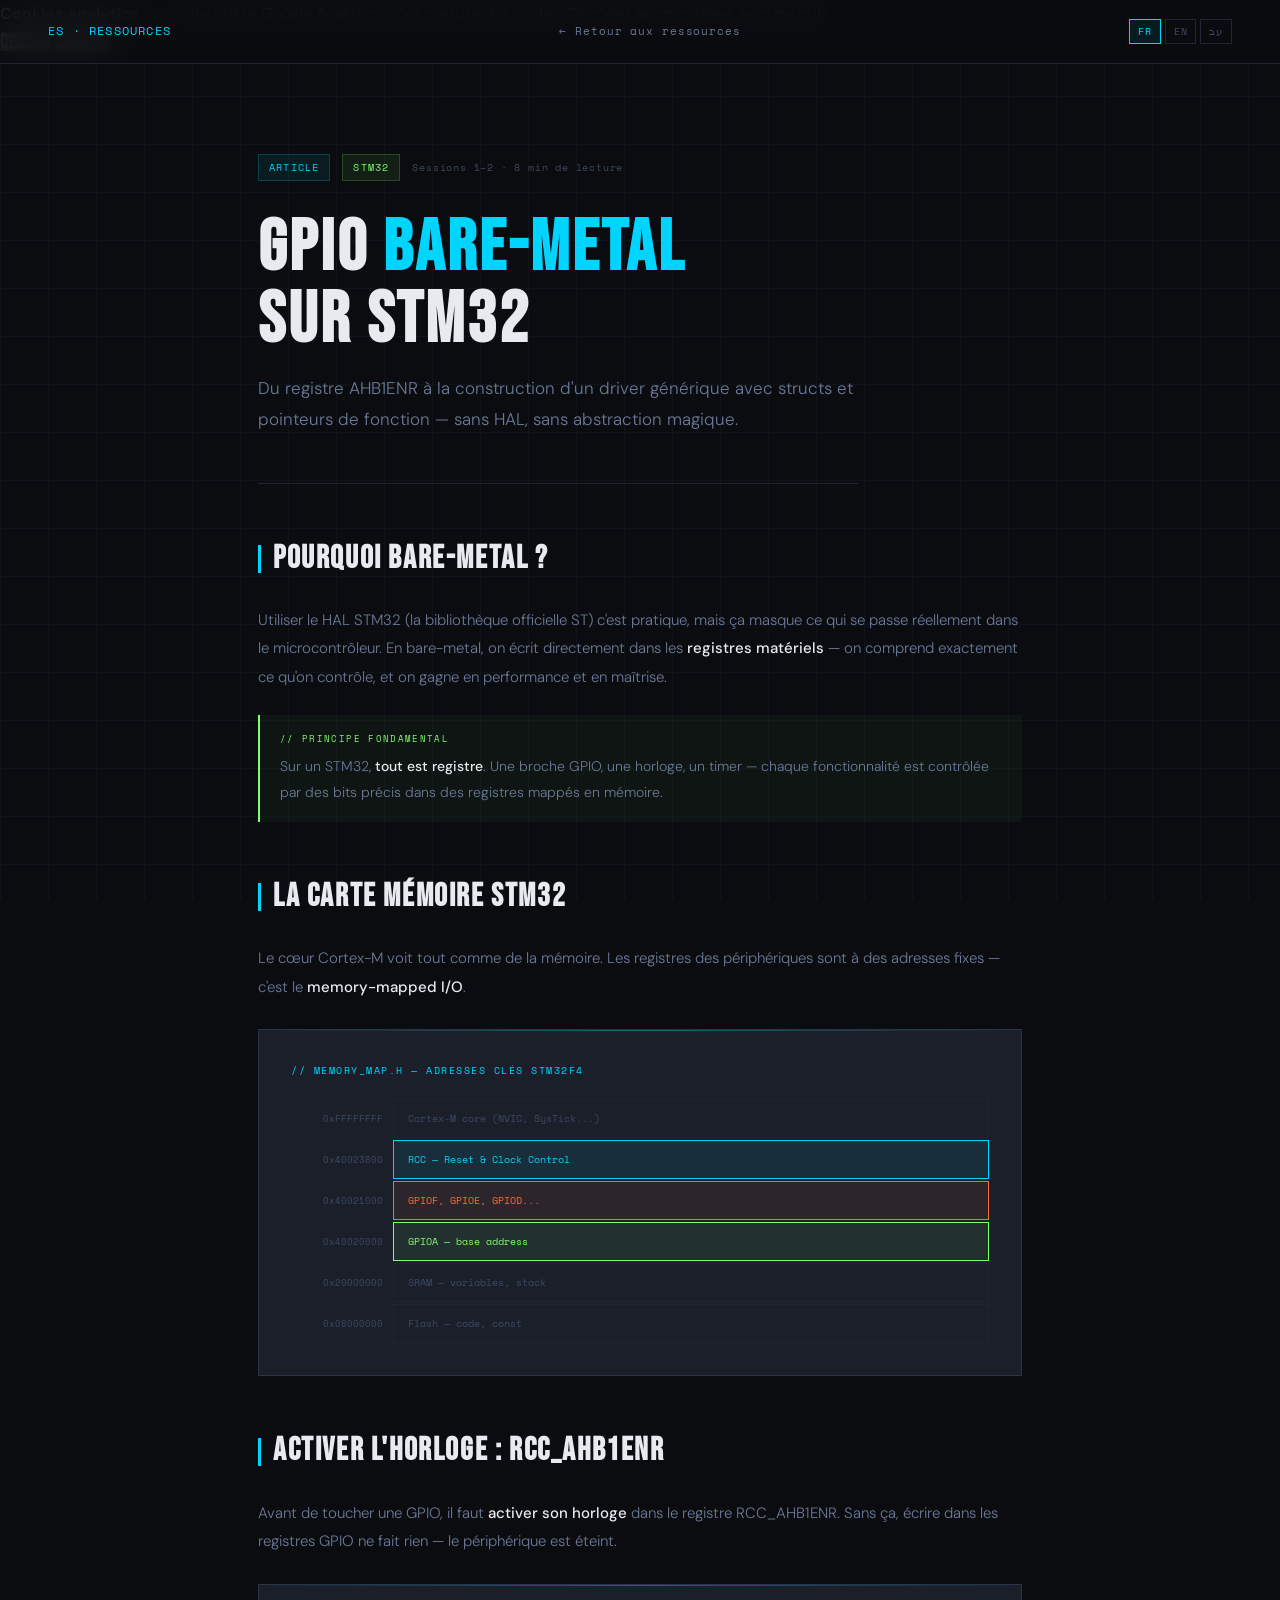
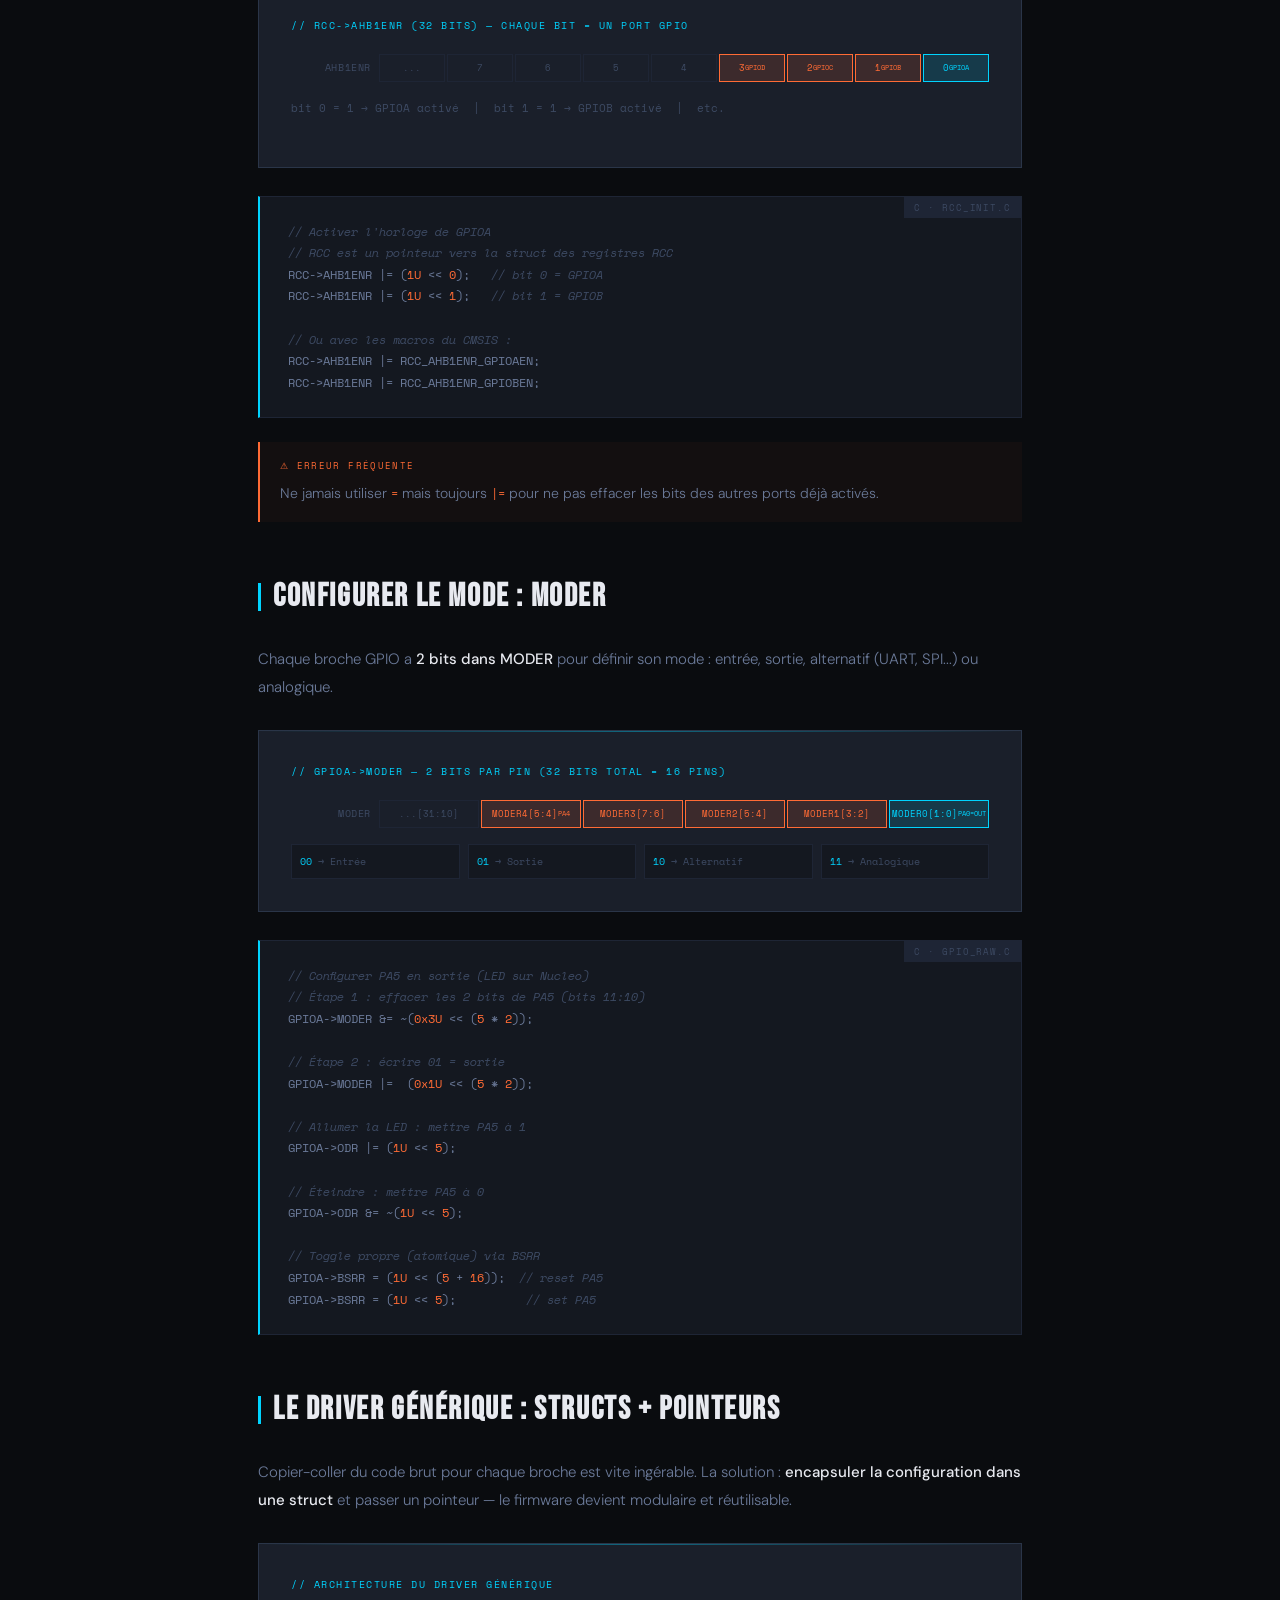
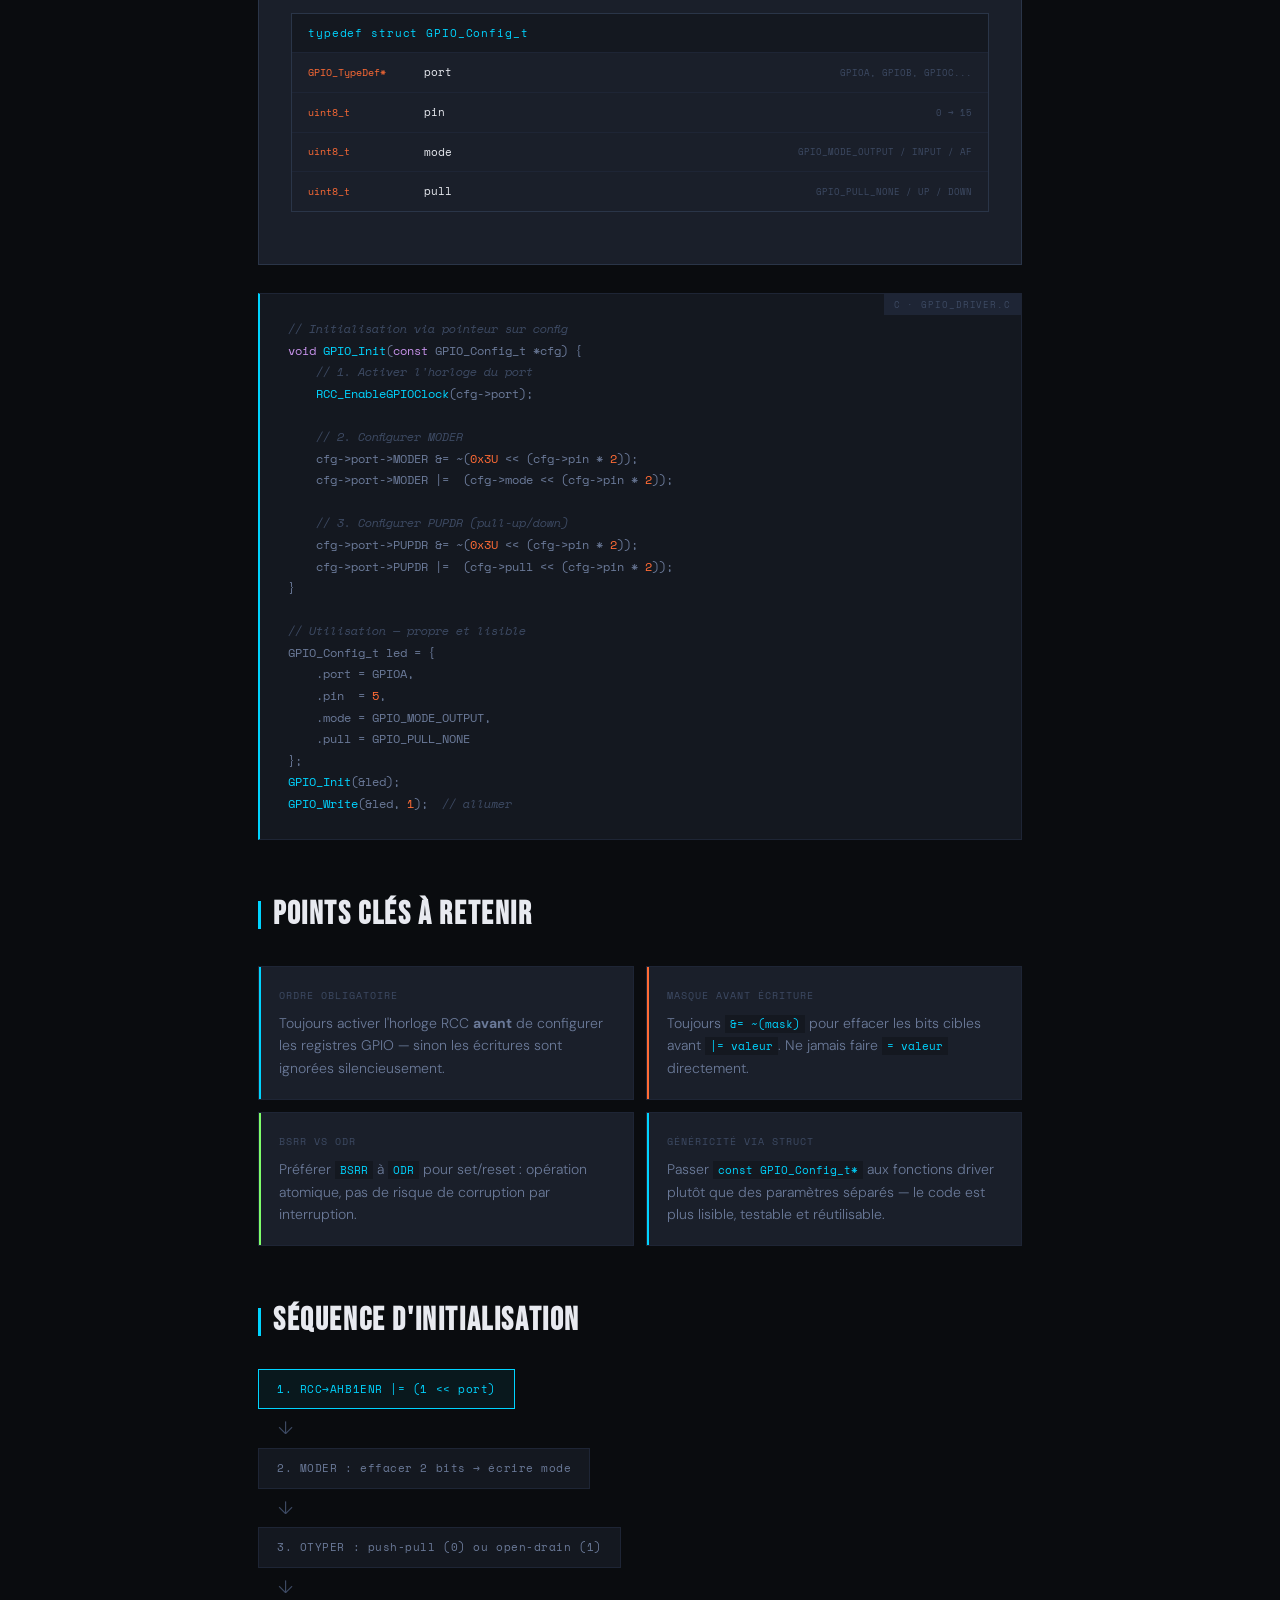
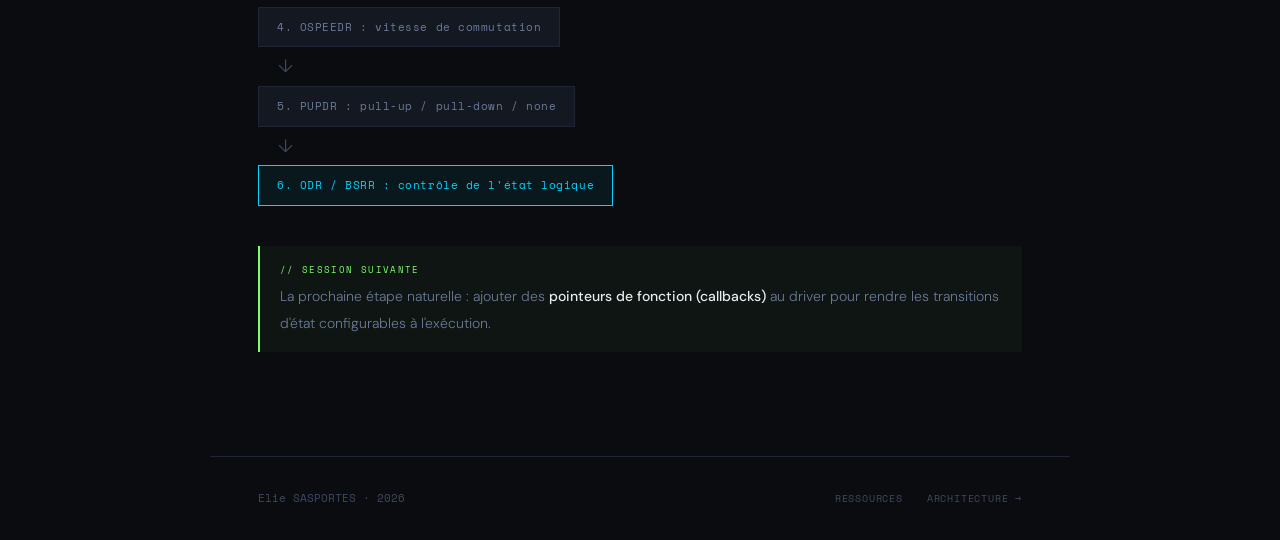
<file: article-gpio.html>
<!DOCTYPE html>
<html lang="fr">
<head>
<meta charset="UTF-8">
<meta name="viewport" content="width=device-width, initial-scale=1.0">
<title>GPIO bare-metal sur STM32 — Elie SASPORTES</title>
<link href="https://fonts.googleapis.com/css2?family=Space+Mono:wght@400;700&family=DM+Sans:opsz,wght@9..40,300;9..40,400;9..40,500&family=Bebas+Neue&display=swap" rel="stylesheet">
<style>
  :root { --bg:#0a0c0f;--bg2:#0f1217;--bg3:#141820;--surface:#1a1f2a;--border:#1e2535;--border-bright:#2a3548;--text:#e8eaf0;--text-muted:#6b7a99;--text-dim:#3d4a63;--accent:#00d4ff;--accent2:#ff6b35;--accent3:#7fff6b; }
  *,*::before,*::after{box-sizing:border-box;margin:0;padding:0}
  html{scroll-behavior:smooth}
  body{background:var(--bg);color:var(--text);font-family:'DM Sans',sans-serif;font-weight:300;line-height:1.7}
  body::before{content:'';position:fixed;inset:0;background-image:linear-gradient(var(--border) 1px,transparent 1px),linear-gradient(90deg,var(--border) 1px,transparent 1px);background-size:48px 48px;opacity:0.3;pointer-events:none;z-index:0}

  nav{position:fixed;top:0;left:0;right:0;z-index:100;display:flex;align-items:center;justify-content:space-between;padding:0 48px;height:64px;background:rgba(10,12,15,0.9);backdrop-filter:blur(16px);border-bottom:1px solid var(--border)}
  .nav-logo{font-family:'Space Mono',monospace;font-size:12px;color:var(--accent);letter-spacing:0.1em;text-decoration:none;text-transform:uppercase}
  .nav-back{font-family:'Space Mono',monospace;font-size:11px;color:var(--text-muted);text-decoration:none;letter-spacing:0.08em;transition:color 0.2s}
  .nav-back:hover{color:var(--accent)}

  .article-wrap{max-width:860px;margin:0 auto;padding:100px 48px 80px;position:relative;z-index:1}

  .article-meta{display:flex;align-items:center;gap:12px;margin-bottom:32px}
  .meta-tag{font-family:'Space Mono',monospace;font-size:10px;color:var(--accent);background:rgba(0,212,255,0.08);border:1px solid rgba(0,212,255,0.2);padding:4px 10px;letter-spacing:0.12em;text-transform:uppercase}
  .meta-info{font-family:'Space Mono',monospace;font-size:10px;color:var(--text-dim);letter-spacing:0.08em}

  h1{font-family:'Bebas Neue',sans-serif;font-size:clamp(40px,6vw,72px);letter-spacing:0.04em;line-height:1;color:var(--text);margin-bottom:16px}
  h1 em{color:var(--accent);font-style:normal}

  .subtitle{font-size:17px;color:var(--text-muted);max-width:600px;line-height:1.8;margin-bottom:48px;padding-bottom:48px;border-bottom:1px solid var(--border)}

  h2{font-family:'Bebas Neue',sans-serif;font-size:32px;letter-spacing:0.05em;color:var(--text);margin:48px 0 20px;display:flex;align-items:center;gap:12px}
  h2::before{content:'';width:3px;height:28px;background:var(--accent);flex-shrink:0}

  h3{font-family:'Space Mono',monospace;font-size:13px;color:var(--accent);letter-spacing:0.1em;text-transform:uppercase;margin:28px 0 12px}

  p{font-size:15px;color:var(--text-muted);line-height:1.9;margin-bottom:16px}
  p strong{color:var(--text);font-weight:500}

  /* CODE BLOCKS */
  .code-block{background:var(--bg3);border:1px solid var(--border);border-left:2px solid var(--accent);padding:24px 28px;margin:24px 0;overflow-x:auto;position:relative}
  .code-block .code-label{position:absolute;top:0;right:0;font-family:'Space Mono',monospace;font-size:9px;color:var(--text-dim);background:var(--border);padding:3px 10px;letter-spacing:0.1em;text-transform:uppercase}
  pre{font-family:'Space Mono',monospace;font-size:12px;line-height:1.8;color:var(--text-muted)}
  .kw{color:#c792ea}
  .cm{color:var(--text-dim);font-style:italic}
  .num{color:var(--accent2)}
  .fn{color:var(--accent)}
  .str{color:var(--accent3)}
  .def{color:#ffcb6b}

  /* VISUAL DIAGRAMS */
  .diagram{background:var(--surface);border:1px solid var(--border-bright);padding:32px;margin:28px 0;position:relative;overflow:hidden}
  .diagram::before{content:'';position:absolute;top:0;left:0;right:0;height:1px;background:linear-gradient(90deg,transparent,var(--accent),transparent);opacity:0.4}
  .diagram-title{font-family:'Space Mono',monospace;font-size:10px;color:var(--accent);letter-spacing:0.15em;text-transform:uppercase;margin-bottom:20px}

  /* REGISTER VISUAL */
  .register{display:flex;flex-direction:column;gap:8px;margin:16px 0}
  .reg-row{display:flex;align-items:center;gap:8px}
  .reg-name{font-family:'Space Mono',monospace;font-size:10px;color:var(--text-dim);width:80px;letter-spacing:0.06em;flex-shrink:0;text-align:right}
  .reg-bits{display:flex;gap:2px;flex:1}
  .reg-bit{height:28px;flex:1;display:flex;align-items:center;justify-content:center;font-family:'Space Mono',monospace;font-size:9px;border:1px solid var(--border);color:var(--text-dim);position:relative}
  .reg-bit.on{background:rgba(0,212,255,0.15);border-color:var(--accent);color:var(--accent)}
  .reg-bit.orange{background:rgba(255,107,53,0.15);border-color:var(--accent2);color:var(--accent2)}
  .reg-bit.green{background:rgba(127,255,107,0.15);border-color:var(--accent3);color:var(--accent3)}
  .reg-bit.grp{flex:2}
  .reg-bit.grp3{flex:3}
  .reg-labels{display:flex;gap:2px;flex:1;margin-left:88px}
  .reg-label{flex:1;font-family:'Space Mono',monospace;font-size:8px;color:var(--text-dim);text-align:center;padding-top:4px}

  /* MEMORY MAP */
  .mem-map{display:flex;flex-direction:column;gap:2px}
  .mem-row{display:flex;align-items:stretch;gap:2px}
  .mem-addr{font-family:'Space Mono',monospace;font-size:9px;color:var(--text-dim);width:100px;display:flex;align-items:center;justify-content:flex-end;padding-right:8px;flex-shrink:0}
  .mem-block{flex:1;padding:10px 14px;font-family:'Space Mono',monospace;font-size:10px;border:1px solid var(--border)}
  .mem-block.active{background:rgba(0,212,255,0.08);border-color:var(--accent);color:var(--accent)}
  .mem-block.orange{background:rgba(255,107,53,0.08);border-color:var(--accent2);color:var(--accent2)}
  .mem-block.green{background:rgba(127,255,107,0.08);border-color:var(--accent3);color:var(--accent3)}
  .mem-block.dim{color:var(--text-dim)}

  /* CONCEPT CARDS */
  .concept-grid{display:grid;grid-template-columns:1fr 1fr;gap:12px;margin:24px 0}
  .concept-card{background:var(--surface);border:1px solid var(--border);padding:20px;position:relative;overflow:hidden}
  .concept-card::after{content:'';position:absolute;top:0;left:0;width:2px;height:100%;background:var(--accent)}
  .concept-card:nth-child(2)::after{background:var(--accent2)}
  .concept-card:nth-child(3)::after{background:var(--accent3)}
  .concept-card:nth-child(4)::after{background:var(--accent)}
  .concept-label{font-family:'Space Mono',monospace;font-size:10px;color:var(--text-dim);letter-spacing:0.1em;text-transform:uppercase;margin-bottom:8px}
  .concept-val{font-size:14px;color:var(--text-muted);line-height:1.6}
  .concept-val code{font-family:'Space Mono',monospace;font-size:11px;color:var(--accent);background:var(--bg3);padding:1px 5px}

  /* CALLOUT */
  .callout{border-left:2px solid var(--accent3);padding:16px 20px;background:rgba(127,255,107,0.04);margin:24px 0}
  .callout-label{font-family:'Space Mono',monospace;font-size:9px;color:var(--accent3);letter-spacing:0.15em;text-transform:uppercase;margin-bottom:6px}
  .callout p{color:var(--text-muted);font-size:14px;margin:0}

  .warn{border-left:2px solid var(--accent2);padding:16px 20px;background:rgba(255,107,53,0.04);margin:24px 0}
  .warn-label{font-family:'Space Mono',monospace;font-size:9px;color:var(--accent2);letter-spacing:0.15em;text-transform:uppercase;margin-bottom:6px}
  .warn p{color:var(--text-muted);font-size:14px;margin:0}

  /* STRUCT DIAGRAM */
  .struct-visual{border:1px solid var(--border-bright);margin:20px 0}
  .struct-header{background:var(--bg3);border-bottom:1px solid var(--border);padding:10px 16px;font-family:'Space Mono',monospace;font-size:11px;color:var(--accent);letter-spacing:0.08em}
  .struct-field{display:flex;align-items:center;border-bottom:1px solid var(--border);padding:10px 16px;gap:16px}
  .struct-field:last-child{border-bottom:none}
  .struct-type{font-family:'Space Mono',monospace;font-size:10px;color:var(--accent2);width:100px;flex-shrink:0}
  .struct-name{font-family:'Space Mono',monospace;font-size:11px;color:var(--text);flex:1}
  .struct-desc{font-family:'Space Mono',monospace;font-size:9px;color:var(--text-dim);text-align:right}

  /* FLOW */
  .flow{display:flex;flex-direction:column;gap:0;align-items:flex-start;margin:20px 0}
  .flow-step{display:flex;align-items:center;gap:12px;position:relative}
  .flow-box{background:var(--bg3);border:1px solid var(--border);padding:10px 18px;font-family:'Space Mono',monospace;font-size:11px;color:var(--text-muted);letter-spacing:0.05em}
  .flow-box.accent{border-color:var(--accent);color:var(--accent);background:rgba(0,212,255,0.06)}
  .flow-arrow{color:var(--text-dim);font-size:18px;padding:4px 0;margin-left:20px}

  footer{border-top:1px solid var(--border);padding:32px 48px;display:flex;justify-content:space-between;align-items:center;position:relative;z-index:1;max-width:860px;margin:0 auto}
  .footer-nav{display:flex;gap:24px}
  .footer-nav a{font-family:'Space Mono',monospace;font-size:10px;color:var(--text-dim);text-decoration:none;letter-spacing:0.08em;text-transform:uppercase;transition:color 0.2s}
  .footer-nav a:hover{color:var(--accent)}

  ::-webkit-scrollbar{width:4px}
  ::-webkit-scrollbar-track{background:var(--bg)}
  ::-webkit-scrollbar-thumb{background:var(--border-bright)}

  @media(max-width:640px){.article-wrap{padding:88px 20px 48px}.concept-grid{grid-template-columns:1fr}nav{padding:0 20px}}
  .art-lang-switcher{display:flex;gap:4px;align-items:center}
  .art-lang-btn{font-family:'Space Mono',monospace;font-size:10px;padding:4px 8px;background:transparent;border:1px solid var(--border);color:var(--text-dim);cursor:pointer;letter-spacing:.08em;transition:all .2s}
  .art-lang-btn:hover{border-color:var(--accent);color:var(--accent)}
  .art-lang-btn.active{border-color:var(--accent);color:var(--accent);background:rgba(0,212,255,0.08)}
</style>
</head>
<body>
<div id="cookie-banner-art" role="dialog">
  <div class="cb-text"><strong>Cookies analytics</strong> — ce site utilise Google Analytics pour mesurer les visites. Données anonymisées, aucune pub.</div>
  <div class="cb-actions">
    <button class="cb-btn cb-deny" onclick="denyConsent()">Refuser</button>
    <button class="cb-btn cb-accept" onclick="grantConsent()">Accepter</button>
  </div>
</div>

<nav>
  <a href="index.html" class="nav-logo">ES <span style="color:var(--text-dim)">·</span> Ressources</a>
  <a href="index.html#resources" class="nav-back">← Retour aux ressources</a>
</nav>

<div class="article-wrap">

  <div class="article-meta">
    <span class="meta-tag">Article</span>
    <span class="meta-tag" style="color:var(--accent3);background:rgba(127,255,107,0.08);border-color:rgba(127,255,107,0.2)">STM32</span>
    <span class="meta-info">Sessions 1–2 · 8 min de lecture</span>
  </div>

  <h1>GPIO <em>Bare-Metal</em><br>sur STM32</h1>
  <p class="subtitle">Du registre AHB1ENR à la construction d'un driver générique avec structs et pointeurs de fonction — sans HAL, sans abstraction magique.</p>

  <!-- ── SECTION 1 ── -->
  <h2>Pourquoi bare-metal ?</h2>
  <p>Utiliser le HAL STM32 (la bibliothèque officielle ST) c'est pratique, mais ça masque ce qui se passe réellement dans le microcontrôleur. En bare-metal, on écrit directement dans les <strong>registres matériels</strong> — on comprend exactement ce qu'on contrôle, et on gagne en performance et en maîtrise.</p>

  <div class="callout">
    <div class="callout-label">// principe fondamental</div>
    <p>Sur un STM32, <strong>tout est registre</strong>. Une broche GPIO, une horloge, un timer — chaque fonctionnalité est contrôlée par des bits précis dans des registres mappés en mémoire.</p>
  </div>

  <!-- ── SECTION 2 ── -->
  <h2>La carte mémoire STM32</h2>
  <p>Le cœur Cortex-M voit tout comme de la mémoire. Les registres des périphériques sont à des adresses fixes — c'est le <strong>memory-mapped I/O</strong>.</p>

  <div class="diagram">
    <div class="diagram-title">// memory_map.h — adresses clés STM32F4</div>
    <div class="mem-map">
      <div class="mem-row"><div class="mem-addr">0xFFFFFFFF</div><div class="mem-block dim">Cortex-M core (NVIC, SysTick...)</div></div>
      <div class="mem-row"><div class="mem-addr">0x40023800</div><div class="mem-block active">RCC — Reset &amp; Clock Control</div></div>
      <div class="mem-row"><div class="mem-addr">0x40021000</div><div class="mem-block orange">GPIOF, GPIOE, GPIOD...</div></div>
      <div class="mem-row"><div class="mem-addr">0x40020000</div><div class="mem-block green">GPIOA — base address</div></div>
      <div class="mem-row"><div class="mem-addr">0x20000000</div><div class="mem-block dim">SRAM — variables, stack</div></div>
      <div class="mem-row"><div class="mem-addr">0x08000000</div><div class="mem-block dim">Flash — code, const</div></div>
    </div>
  </div>

  <!-- ── SECTION 3 ── -->
  <h2>Activer l'horloge : RCC_AHB1ENR</h2>
  <p>Avant de toucher une GPIO, il faut <strong>activer son horloge</strong> dans le registre RCC_AHB1ENR. Sans ça, écrire dans les registres GPIO ne fait rien — le périphérique est éteint.</p>

  <div class="diagram">
    <div class="diagram-title">// RCC->AHB1ENR (32 bits) — chaque bit = un port GPIO</div>
    <div class="register">
      <div class="reg-row">
        <div class="reg-name">AHB1ENR</div>
        <div class="reg-bits">
          <div class="reg-bit">...</div>
          <div class="reg-bit">7</div>
          <div class="reg-bit">6</div>
          <div class="reg-bit">5</div>
          <div class="reg-bit">4</div>
          <div class="reg-bit orange">3<br><span style="font-size:7px">GPIOD</span></div>
          <div class="reg-bit orange">2<br><span style="font-size:7px">GPIOC</span></div>
          <div class="reg-bit orange">1<br><span style="font-size:7px">GPIOB</span></div>
          <div class="reg-bit on">0<br><span style="font-size:7px">GPIOA</span></div>
        </div>
      </div>
    </div>
    <p style="font-family:'Space Mono',monospace;font-size:11px;color:var(--text-dim);margin-top:12px">bit 0 = 1 → GPIOA activé &nbsp;|&nbsp; bit 1 = 1 → GPIOB activé &nbsp;|&nbsp; etc.</p>
  </div>

  <div class="code-block">
    <span class="code-label">C · rcc_init.c</span>
    <pre><span class="cm">// Activer l'horloge de GPIOA</span>
<span class="cm">// RCC est un pointeur vers la struct des registres RCC</span>
RCC-&gt;AHB1ENR |= (<span class="num">1U</span> &lt;&lt; <span class="num">0</span>);   <span class="cm">// bit 0 = GPIOA</span>
RCC-&gt;AHB1ENR |= (<span class="num">1U</span> &lt;&lt; <span class="num">1</span>);   <span class="cm">// bit 1 = GPIOB</span>

<span class="cm">// Ou avec les macros du CMSIS :</span>
RCC-&gt;AHB1ENR |= RCC_AHB1ENR_GPIOAEN;
RCC-&gt;AHB1ENR |= RCC_AHB1ENR_GPIOBEN;</pre>
  </div>

  <div class="warn">
    <div class="warn-label">⚠ erreur fréquente</div>
    <p>Ne jamais utiliser <code style="font-family:'Space Mono',monospace;color:var(--accent2);font-size:12px">=</code> mais toujours <code style="font-family:'Space Mono',monospace;color:var(--accent2);font-size:12px">|=</code> pour ne pas effacer les bits des autres ports déjà activés.</p>
  </div>

  <!-- ── SECTION 4 ── -->
  <h2>Configurer le mode : MODER</h2>
  <p>Chaque broche GPIO a <strong>2 bits dans MODER</strong> pour définir son mode : entrée, sortie, alternatif (UART, SPI...) ou analogique.</p>

  <div class="diagram">
    <div class="diagram-title">// GPIOA->MODER — 2 bits par pin (32 bits total = 16 pins)</div>
    <div class="register">
      <div class="reg-row">
        <div class="reg-name">MODER</div>
        <div class="reg-bits">
          <div class="reg-bit grp">...[31:10]</div>
          <div class="reg-bit grp orange on">MODER4[5:4]<br><span style="font-size:7px">PA4</span></div>
          <div class="reg-bit grp orange">MODER3[7:6]</div>
          <div class="reg-bit grp orange">MODER2[5:4]</div>
          <div class="reg-bit grp orange">MODER1[3:2]</div>
          <div class="reg-bit grp on">MODER0[1:0]<br><span style="font-size:7px">PA0=OUT</span></div>
        </div>
      </div>
    </div>
    <div style="margin-top:16px;display:grid;grid-template-columns:repeat(4,1fr);gap:8px">
      <div style="font-family:'Space Mono',monospace;font-size:10px;padding:8px;background:var(--bg3);border:1px solid var(--border);color:var(--text-dim)"><span style="color:var(--accent)">00</span> → Entrée</div>
      <div style="font-family:'Space Mono',monospace;font-size:10px;padding:8px;background:var(--bg3);border:1px solid var(--border);color:var(--text-dim)"><span style="color:var(--accent)">01</span> → Sortie</div>
      <div style="font-family:'Space Mono',monospace;font-size:10px;padding:8px;background:var(--bg3);border:1px solid var(--border);color:var(--text-dim)"><span style="color:var(--accent)">10</span> → Alternatif</div>
      <div style="font-family:'Space Mono',monospace;font-size:10px;padding:8px;background:var(--bg3);border:1px solid var(--border);color:var(--text-dim)"><span style="color:var(--accent)">11</span> → Analogique</div>
    </div>
  </div>

  <div class="code-block">
    <span class="code-label">C · gpio_raw.c</span>
    <pre><span class="cm">// Configurer PA5 en sortie (LED sur Nucleo)</span>
<span class="cm">// Étape 1 : effacer les 2 bits de PA5 (bits 11:10)</span>
GPIOA-&gt;MODER &amp;= ~(<span class="num">0x3U</span> &lt;&lt; (<span class="num">5</span> * <span class="num">2</span>));

<span class="cm">// Étape 2 : écrire 01 = sortie</span>
GPIOA-&gt;MODER |=  (<span class="num">0x1U</span> &lt;&lt; (<span class="num">5</span> * <span class="num">2</span>));

<span class="cm">// Allumer la LED : mettre PA5 à 1</span>
GPIOA-&gt;ODR |= (<span class="num">1U</span> &lt;&lt; <span class="num">5</span>);

<span class="cm">// Éteindre : mettre PA5 à 0</span>
GPIOA-&gt;ODR &amp;= ~(<span class="num">1U</span> &lt;&lt; <span class="num">5</span>);

<span class="cm">// Toggle propre (atomique) via BSRR</span>
GPIOA-&gt;BSRR = (<span class="num">1U</span> &lt;&lt; (<span class="num">5</span> + <span class="num">16</span>));  <span class="cm">// reset PA5</span>
GPIOA-&gt;BSRR = (<span class="num">1U</span> &lt;&lt; <span class="num">5</span>);          <span class="cm">// set PA5</span></pre>
  </div>

  <!-- ── SECTION 5 ── -->
  <h2>Le driver générique : structs + pointeurs</h2>
  <p>Copier-coller du code brut pour chaque broche est vite ingérable. La solution : <strong>encapsuler la configuration dans une struct</strong> et passer un pointeur — le firmware devient modulaire et réutilisable.</p>

  <div class="diagram">
    <div class="diagram-title">// Architecture du driver générique</div>
    <div class="struct-visual">
      <div class="struct-header">typedef struct GPIO_Config_t</div>
      <div class="struct-field">
        <div class="struct-type">GPIO_TypeDef*</div>
        <div class="struct-name">port</div>
        <div class="struct-desc">GPIOA, GPIOB, GPIOC...</div>
      </div>
      <div class="struct-field">
        <div class="struct-type">uint8_t</div>
        <div class="struct-name">pin</div>
        <div class="struct-desc">0 → 15</div>
      </div>
      <div class="struct-field">
        <div class="struct-type">uint8_t</div>
        <div class="struct-name">mode</div>
        <div class="struct-desc">GPIO_MODE_OUTPUT / INPUT / AF</div>
      </div>
      <div class="struct-field">
        <div class="struct-type">uint8_t</div>
        <div class="struct-name">pull</div>
        <div class="struct-desc">GPIO_PULL_NONE / UP / DOWN</div>
      </div>
    </div>
  </div>

  <div class="code-block">
    <span class="code-label">C · gpio_driver.c</span>
    <pre><span class="cm">// Initialisation via pointeur sur config</span>
<span class="kw">void</span> <span class="fn">GPIO_Init</span>(<span class="kw">const</span> GPIO_Config_t *cfg) {
    <span class="cm">// 1. Activer l'horloge du port</span>
    <span class="fn">RCC_EnableGPIOClock</span>(cfg-&gt;port);

    <span class="cm">// 2. Configurer MODER</span>
    cfg-&gt;port-&gt;MODER &amp;= ~(<span class="num">0x3U</span> &lt;&lt; (cfg-&gt;pin * <span class="num">2</span>));
    cfg-&gt;port-&gt;MODER |=  (cfg-&gt;mode &lt;&lt; (cfg-&gt;pin * <span class="num">2</span>));

    <span class="cm">// 3. Configurer PUPDR (pull-up/down)</span>
    cfg-&gt;port-&gt;PUPDR &amp;= ~(<span class="num">0x3U</span> &lt;&lt; (cfg-&gt;pin * <span class="num">2</span>));
    cfg-&gt;port-&gt;PUPDR |=  (cfg-&gt;pull &lt;&lt; (cfg-&gt;pin * <span class="num">2</span>));
}

<span class="cm">// Utilisation — propre et lisible</span>
GPIO_Config_t led = {
    .port = GPIOA,
    .pin  = <span class="num">5</span>,
    .mode = GPIO_MODE_OUTPUT,
    .pull = GPIO_PULL_NONE
};
<span class="fn">GPIO_Init</span>(&amp;led);
<span class="fn">GPIO_Write</span>(&amp;led, <span class="num">1</span>);  <span class="cm">// allumer</span></pre>
  </div>

  <!-- ── SECTION 6 : POINTS CLÉS ── -->
  <h2>Points clés à retenir</h2>

  <div class="concept-grid">
    <div class="concept-card">
      <div class="concept-label">Ordre obligatoire</div>
      <div class="concept-val">Toujours activer l'horloge RCC <strong>avant</strong> de configurer les registres GPIO — sinon les écritures sont ignorées silencieusement.</div>
    </div>
    <div class="concept-card">
      <div class="concept-label">Masque avant écriture</div>
      <div class="concept-val">Toujours <code>&amp;= ~(mask)</code> pour effacer les bits cibles avant <code>|= valeur</code>. Ne jamais faire <code>= valeur</code> directement.</div>
    </div>
    <div class="concept-card">
      <div class="concept-label">BSRR vs ODR</div>
      <div class="concept-val">Préférer <code>BSRR</code> à <code>ODR</code> pour set/reset : opération atomique, pas de risque de corruption par interruption.</div>
    </div>
    <div class="concept-card">
      <div class="concept-label">Généricité via struct</div>
      <div class="concept-val">Passer <code>const GPIO_Config_t*</code> aux fonctions driver plutôt que des paramètres séparés — le code est plus lisible, testable et réutilisable.</div>
    </div>
  </div>

  <!-- ── SECTION 7 : FLOW ── -->
  <h2>Séquence d'initialisation</h2>
  <div class="flow">
    <div class="flow-step"><div class="flow-box accent">1. RCC→AHB1ENR |= (1 &lt;&lt; port)</div></div>
    <div class="flow-arrow">↓</div>
    <div class="flow-step"><div class="flow-box">2. MODER : effacer 2 bits → écrire mode</div></div>
    <div class="flow-arrow">↓</div>
    <div class="flow-step"><div class="flow-box">3. OTYPER : push-pull (0) ou open-drain (1)</div></div>
    <div class="flow-arrow">↓</div>
    <div class="flow-step"><div class="flow-box">4. OSPEEDR : vitesse de commutation</div></div>
    <div class="flow-arrow">↓</div>
    <div class="flow-step"><div class="flow-box">5. PUPDR : pull-up / pull-down / none</div></div>
    <div class="flow-arrow">↓</div>
    <div class="flow-step"><div class="flow-box accent">6. ODR / BSRR : contrôle de l'état logique</div></div>
  </div>

  <div class="callout" style="margin-top:40px">
    <div class="callout-label">// session suivante</div>
    <p>La prochaine étape naturelle : ajouter des <strong>pointeurs de fonction (callbacks)</strong> au driver pour rendre les transitions d'état configurables à l'exécution.</p>
  </div>

</div>

<footer style="max-width:860px;margin:0 auto;padding:32px 48px;border-top:1px solid var(--border);display:flex;justify-content:space-between;align-items:center;position:relative;z-index:1">
  <div style="font-family:'Space Mono',monospace;font-size:11px;color:var(--text-dim)">Elie SASPORTES · 2026</div>
  <div style="display:flex;gap:24px">
    <a href="index.html#resources" style="font-family:'Space Mono',monospace;font-size:10px;color:var(--text-dim);text-decoration:none;letter-spacing:0.08em;text-transform:uppercase;transition:color 0.2s" onmouseover="this.style.color='var(--accent)'" onmouseout="this.style.color='var(--text-dim)'">Ressources</a>
    <a href="article-architecture.html" style="font-family:'Space Mono',monospace;font-size:10px;color:var(--text-dim);text-decoration:none;letter-spacing:0.08em;text-transform:uppercase;transition:color 0.2s" onmouseover="this.style.color='var(--accent)'" onmouseout="this.style.color='var(--text-dim)'">Architecture →</a>
  </div>
</footer>

<script src="article-lang.js"></script>
</body>
</html>
</file>
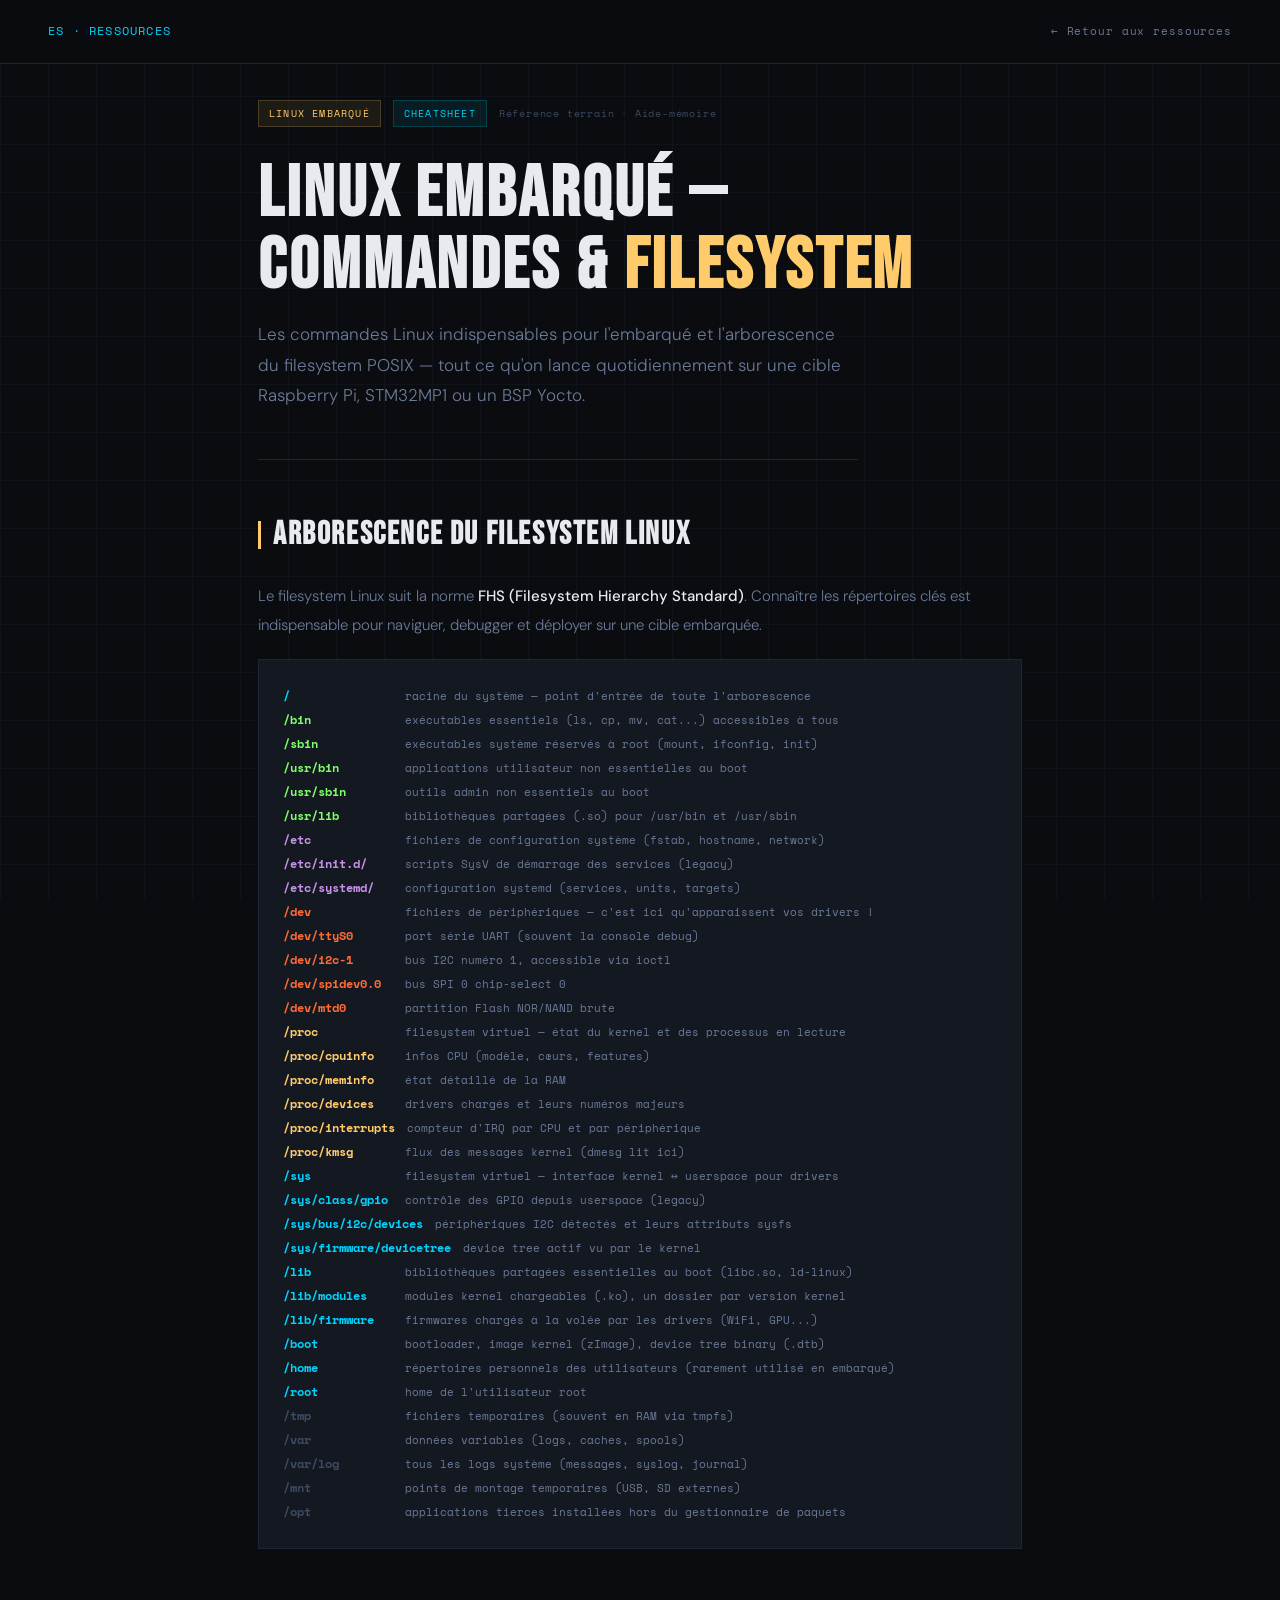
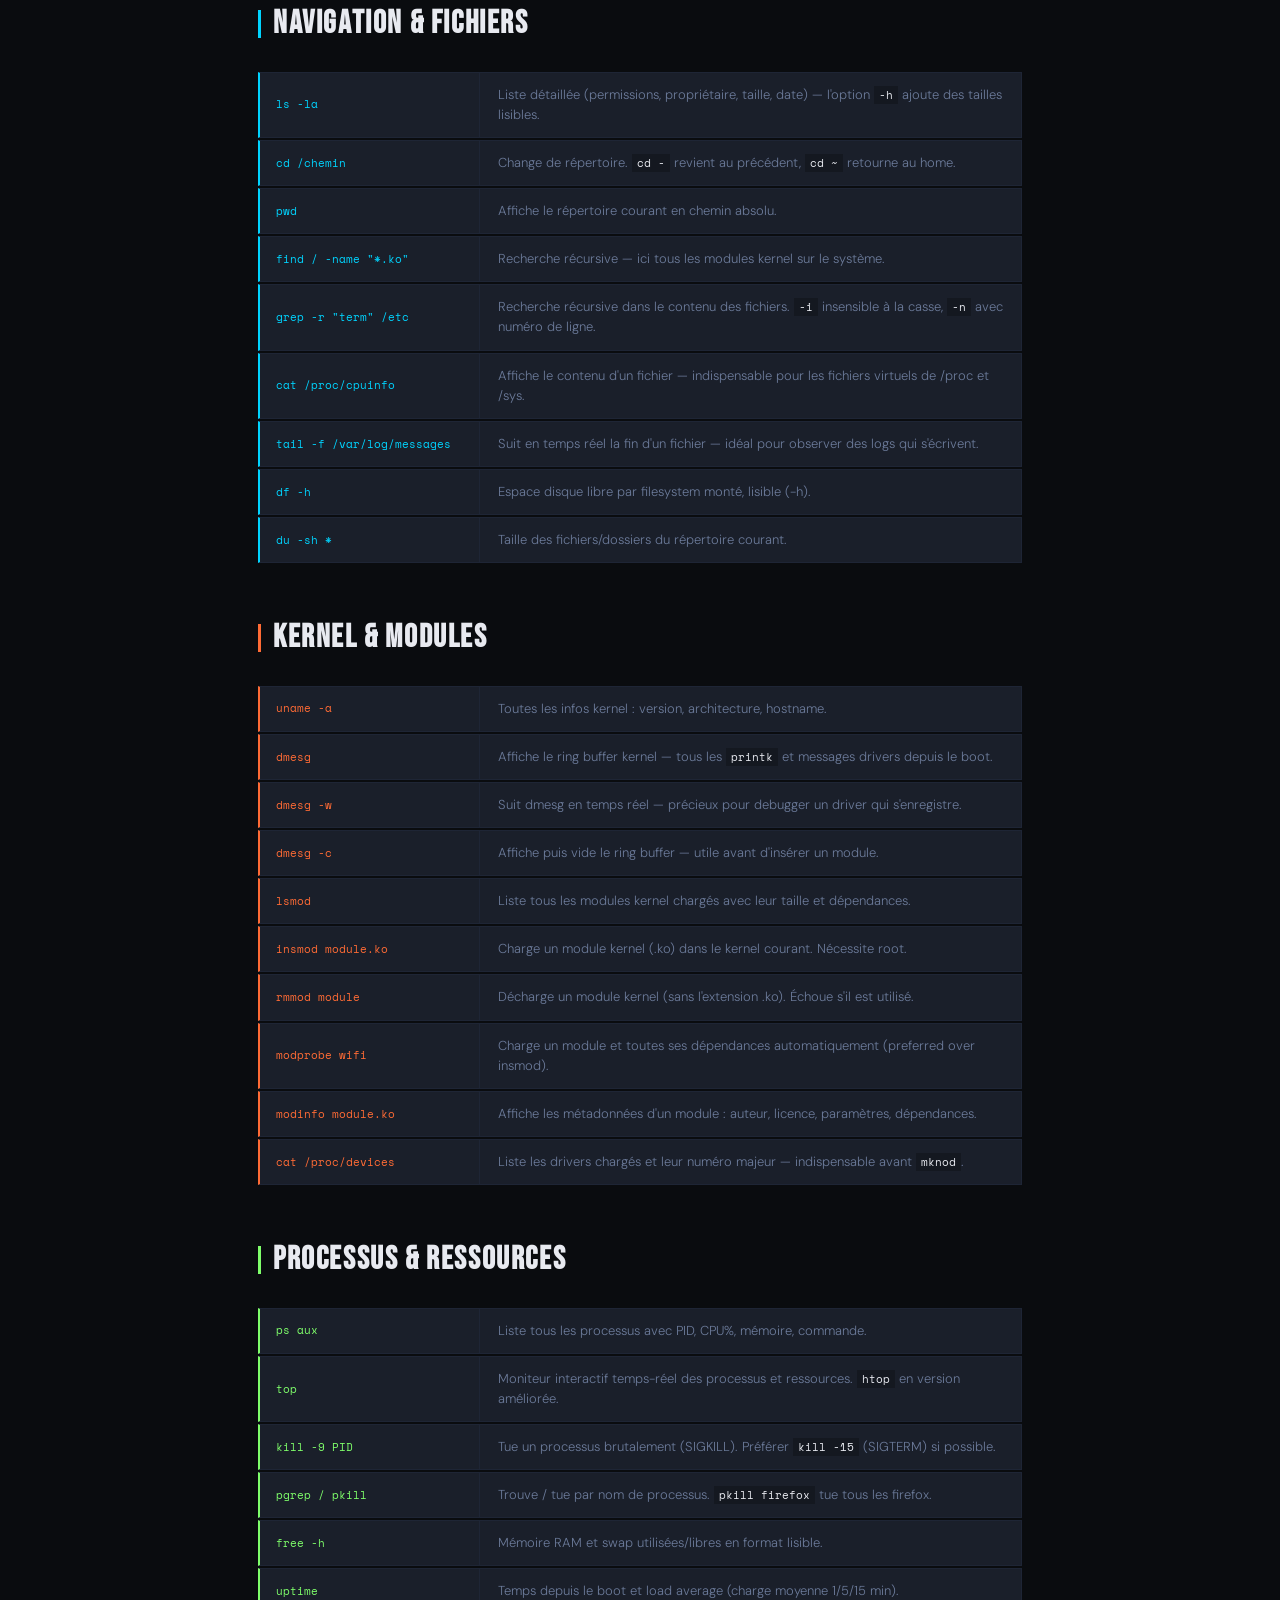
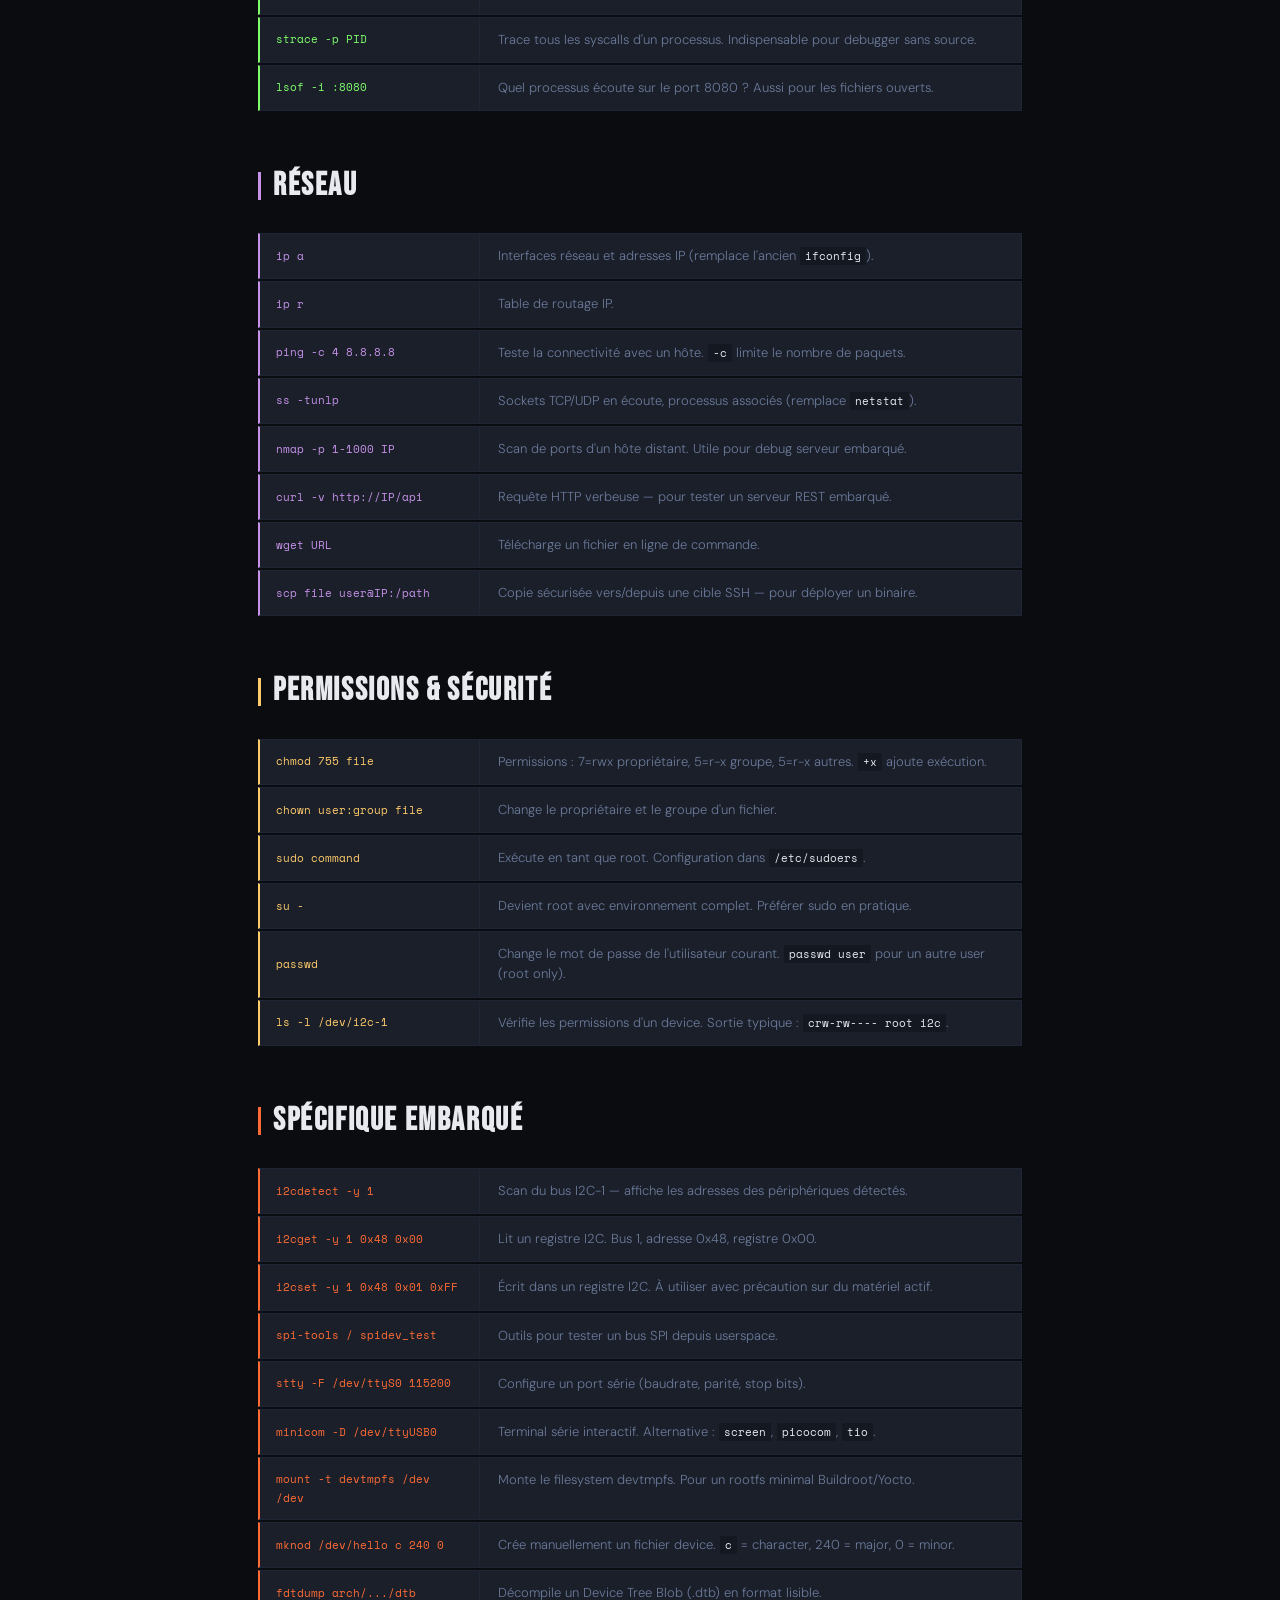
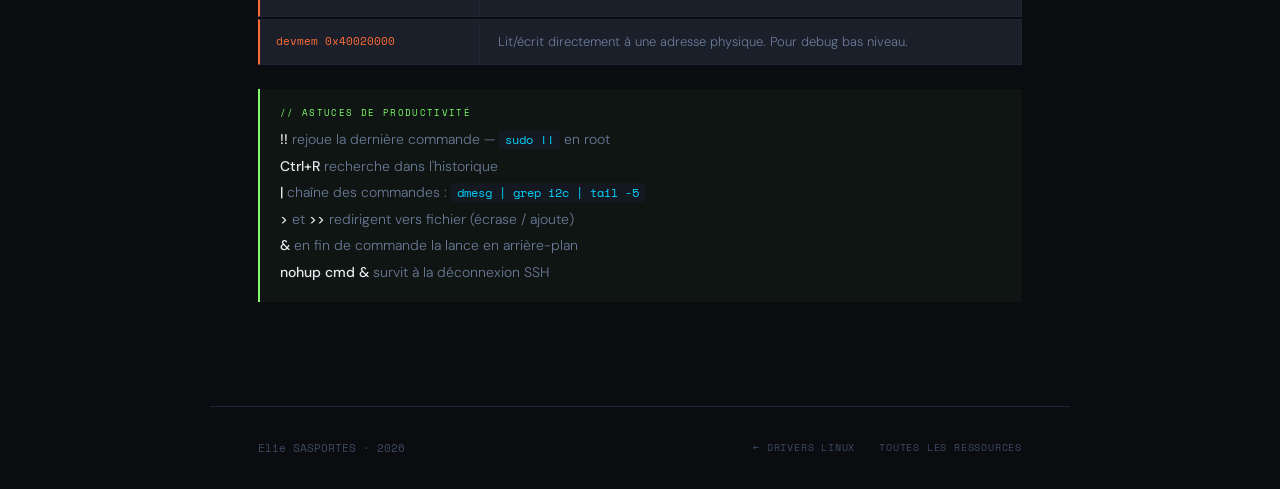
<file: article-linux-commands.html>
<!DOCTYPE html>
<html lang="fr">
<head>
<meta charset="UTF-8">
<meta name="viewport" content="width=device-width, initial-scale=1.0">
<title>Linux Embarqué — Commandes &amp; Filesystem — Elie SASPORTES</title>
<link href="https://fonts.googleapis.com/css2?family=Space+Mono:wght@400;700&family=DM+Sans:opsz,wght@9..40,300;9..40,400;9..40,500&family=Bebas+Neue&display=swap" rel="stylesheet">
<link rel="stylesheet" href="article-style.css">
<style>
  .cmd-list { display: grid; grid-template-columns: 1fr; gap: 2px; margin: 20px 0; }
  .cmd-row { display: grid; grid-template-columns: 220px 1fr; background: var(--surface); border: 1px solid var(--border); }
  .cmd-row.blue   { border-left: 2px solid var(--accent); }
  .cmd-row.red    { border-left: 2px solid var(--accent2); }
  .cmd-row.green  { border-left: 2px solid var(--accent3); }
  .cmd-row.purple { border-left: 2px solid var(--accent4); }
  .cmd-row.yellow { border-left: 2px solid var(--accent5); }
  .cmd-name { font-family: 'Space Mono', monospace; font-size: 11px; padding: 12px 16px; border-right: 1px solid var(--border); display: flex; align-items: center; }
  .cmd-row.blue   .cmd-name { color: var(--accent); }
  .cmd-row.red    .cmd-name { color: var(--accent2); }
  .cmd-row.green  .cmd-name { color: var(--accent3); }
  .cmd-row.purple .cmd-name { color: var(--accent4); }
  .cmd-row.yellow .cmd-name { color: var(--accent5); }
  .cmd-desc { padding: 12px 18px; font-size: 13px; color: var(--text-muted); line-height: 1.55; }
  .cmd-desc code { font-family: 'Space Mono', monospace; font-size: 11px; color: var(--text); background: var(--bg3); padding: 1px 5px; }

  /* FS TREE */
  .fs-tree { background: var(--bg3); border: 1px solid var(--border); padding: 24px; font-family: 'Space Mono', monospace; font-size: 12px; line-height: 2; margin: 20px 0; overflow-x: auto; }
  .fs-line { display: flex; gap: 12px; align-items: baseline; }
  .fs-path { color: var(--accent); min-width: 110px; flex-shrink: 0; font-weight: 700; }
  .fs-path.red    { color: var(--accent2); }
  .fs-path.green  { color: var(--accent3); }
  .fs-path.purple { color: var(--accent4); }
  .fs-path.yellow { color: var(--accent5); }
  .fs-path.dim    { color: var(--text-dim); }
  .fs-desc { color: var(--text-muted); font-size: 11px; }
</style>
</head>
<body>
<nav>
  <a href="index.html" class="nav-logo">ES · Ressources</a>
  <a href="index.html#resources" class="nav-back">← Retour aux ressources</a>
</nav>
<div class="article-wrap">
  <div class="article-meta">
    <span class="meta-tag mt-yellow">Linux Embarqué</span>
    <span class="meta-tag mt-blue">Cheatsheet</span>
    <span class="meta-info">Référence terrain · Aide-mémoire</span>
  </div>
  <h1>Linux Embarqué —<br>Commandes &amp; <em class="yellow">Filesystem</em></h1>
  <p class="subtitle">Les commandes Linux indispensables pour l'embarqué et l'arborescence du filesystem POSIX — tout ce qu'on lance quotidiennement sur une cible Raspberry Pi, STM32MP1 ou un BSP Yocto.</p>

  <!-- ── FILESYSTEM TREE ── -->
  <h2 class="h-yellow">Arborescence du filesystem Linux</h2>
  <p>Le filesystem Linux suit la norme <strong>FHS (Filesystem Hierarchy Standard)</strong>. Connaître les répertoires clés est indispensable pour naviguer, debugger et déployer sur une cible embarquée.</p>

  <div class="fs-tree">
<div class="fs-line"><span class="fs-path">/</span><span class="fs-desc">racine du système — point d'entrée de toute l'arborescence</span></div>
<div class="fs-line"><span class="fs-path green">/bin</span><span class="fs-desc">exécutables essentiels (ls, cp, mv, cat...) accessibles à tous</span></div>
<div class="fs-line"><span class="fs-path green">/sbin</span><span class="fs-desc">exécutables système réservés à root (mount, ifconfig, init)</span></div>
<div class="fs-line"><span class="fs-path green">/usr/bin</span><span class="fs-desc">applications utilisateur non essentielles au boot</span></div>
<div class="fs-line"><span class="fs-path green">/usr/sbin</span><span class="fs-desc">outils admin non essentiels au boot</span></div>
<div class="fs-line"><span class="fs-path green">/usr/lib</span><span class="fs-desc">bibliothèques partagées (.so) pour /usr/bin et /usr/sbin</span></div>
<div class="fs-line"><span class="fs-path purple">/etc</span><span class="fs-desc">fichiers de configuration système (fstab, hostname, network)</span></div>
<div class="fs-line"><span class="fs-path purple">/etc/init.d/</span><span class="fs-desc">scripts SysV de démarrage des services (legacy)</span></div>
<div class="fs-line"><span class="fs-path purple">/etc/systemd/</span><span class="fs-desc">configuration systemd (services, units, targets)</span></div>
<div class="fs-line"><span class="fs-path red">/dev</span><span class="fs-desc">fichiers de périphériques — c'est ici qu'apparaissent vos drivers !</span></div>
<div class="fs-line"><span class="fs-path red">/dev/ttyS0</span><span class="fs-desc">port série UART (souvent la console debug)</span></div>
<div class="fs-line"><span class="fs-path red">/dev/i2c-1</span><span class="fs-desc">bus I2C numéro 1, accessible via ioctl</span></div>
<div class="fs-line"><span class="fs-path red">/dev/spidev0.0</span><span class="fs-desc">bus SPI 0 chip-select 0</span></div>
<div class="fs-line"><span class="fs-path red">/dev/mtd0</span><span class="fs-desc">partition Flash NOR/NAND brute</span></div>
<div class="fs-line"><span class="fs-path yellow">/proc</span><span class="fs-desc">filesystem virtuel — état du kernel et des processus en lecture</span></div>
<div class="fs-line"><span class="fs-path yellow">/proc/cpuinfo</span><span class="fs-desc">infos CPU (modèle, cœurs, features)</span></div>
<div class="fs-line"><span class="fs-path yellow">/proc/meminfo</span><span class="fs-desc">état détaillé de la RAM</span></div>
<div class="fs-line"><span class="fs-path yellow">/proc/devices</span><span class="fs-desc">drivers chargés et leurs numéros majeurs</span></div>
<div class="fs-line"><span class="fs-path yellow">/proc/interrupts</span><span class="fs-desc">compteur d'IRQ par CPU et par périphérique</span></div>
<div class="fs-line"><span class="fs-path yellow">/proc/kmsg</span><span class="fs-desc">flux des messages kernel (dmesg lit ici)</span></div>
<div class="fs-line"><span class="fs-path">/sys</span><span class="fs-desc">filesystem virtuel — interface kernel ↔ userspace pour drivers</span></div>
<div class="fs-line"><span class="fs-path">/sys/class/gpio</span><span class="fs-desc">contrôle des GPIO depuis userspace (legacy)</span></div>
<div class="fs-line"><span class="fs-path">/sys/bus/i2c/devices</span><span class="fs-desc">périphériques I2C détectés et leurs attributs sysfs</span></div>
<div class="fs-line"><span class="fs-path">/sys/firmware/devicetree</span><span class="fs-desc">device tree actif vu par le kernel</span></div>
<div class="fs-line"><span class="fs-path blue">/lib</span><span class="fs-desc">bibliothèques partagées essentielles au boot (libc.so, ld-linux)</span></div>
<div class="fs-line"><span class="fs-path blue">/lib/modules</span><span class="fs-desc">modules kernel chargeables (.ko), un dossier par version kernel</span></div>
<div class="fs-line"><span class="fs-path blue">/lib/firmware</span><span class="fs-desc">firmwares chargés à la volée par les drivers (WiFi, GPU...)</span></div>
<div class="fs-line"><span class="fs-path">/boot</span><span class="fs-desc">bootloader, image kernel (zImage), device tree binary (.dtb)</span></div>
<div class="fs-line"><span class="fs-path">/home</span><span class="fs-desc">répertoires personnels des utilisateurs (rarement utilisé en embarqué)</span></div>
<div class="fs-line"><span class="fs-path">/root</span><span class="fs-desc">home de l'utilisateur root</span></div>
<div class="fs-line"><span class="fs-path dim">/tmp</span><span class="fs-desc">fichiers temporaires (souvent en RAM via tmpfs)</span></div>
<div class="fs-line"><span class="fs-path dim">/var</span><span class="fs-desc">données variables (logs, caches, spools)</span></div>
<div class="fs-line"><span class="fs-path dim">/var/log</span><span class="fs-desc">tous les logs système (messages, syslog, journal)</span></div>
<div class="fs-line"><span class="fs-path dim">/mnt</span><span class="fs-desc">points de montage temporaires (USB, SD externes)</span></div>
<div class="fs-line"><span class="fs-path dim">/opt</span><span class="fs-desc">applications tierces installées hors du gestionnaire de paquets</span></div>
  </div>

  <!-- ── BASIC COMMANDS ── -->
  <h2 class="h-blue">Navigation &amp; Fichiers</h2>
  <div class="cmd-list">
    <div class="cmd-row blue"><div class="cmd-name">ls -la</div><div class="cmd-desc">Liste détaillée (permissions, propriétaire, taille, date) — l'option <code>-h</code> ajoute des tailles lisibles.</div></div>
    <div class="cmd-row blue"><div class="cmd-name">cd /chemin</div><div class="cmd-desc">Change de répertoire. <code>cd -</code> revient au précédent, <code>cd ~</code> retourne au home.</div></div>
    <div class="cmd-row blue"><div class="cmd-name">pwd</div><div class="cmd-desc">Affiche le répertoire courant en chemin absolu.</div></div>
    <div class="cmd-row blue"><div class="cmd-name">find / -name "*.ko"</div><div class="cmd-desc">Recherche récursive — ici tous les modules kernel sur le système.</div></div>
    <div class="cmd-row blue"><div class="cmd-name">grep -r "term" /etc</div><div class="cmd-desc">Recherche récursive dans le contenu des fichiers. <code>-i</code> insensible à la casse, <code>-n</code> avec numéro de ligne.</div></div>
    <div class="cmd-row blue"><div class="cmd-name">cat /proc/cpuinfo</div><div class="cmd-desc">Affiche le contenu d'un fichier — indispensable pour les fichiers virtuels de /proc et /sys.</div></div>
    <div class="cmd-row blue"><div class="cmd-name">tail -f /var/log/messages</div><div class="cmd-desc">Suit en temps réel la fin d'un fichier — idéal pour observer des logs qui s'écrivent.</div></div>
    <div class="cmd-row blue"><div class="cmd-name">df -h</div><div class="cmd-desc">Espace disque libre par filesystem monté, lisible (-h).</div></div>
    <div class="cmd-row blue"><div class="cmd-name">du -sh *</div><div class="cmd-desc">Taille des fichiers/dossiers du répertoire courant.</div></div>
  </div>

  <!-- ── KERNEL & MODULES ── -->
  <h2 class="h-red">Kernel &amp; Modules</h2>
  <div class="cmd-list">
    <div class="cmd-row red"><div class="cmd-name">uname -a</div><div class="cmd-desc">Toutes les infos kernel : version, architecture, hostname.</div></div>
    <div class="cmd-row red"><div class="cmd-name">dmesg</div><div class="cmd-desc">Affiche le ring buffer kernel — tous les <code>printk</code> et messages drivers depuis le boot.</div></div>
    <div class="cmd-row red"><div class="cmd-name">dmesg -w</div><div class="cmd-desc">Suit dmesg en temps réel — précieux pour debugger un driver qui s'enregistre.</div></div>
    <div class="cmd-row red"><div class="cmd-name">dmesg -c</div><div class="cmd-desc">Affiche puis vide le ring buffer — utile avant d'insérer un module.</div></div>
    <div class="cmd-row red"><div class="cmd-name">lsmod</div><div class="cmd-desc">Liste tous les modules kernel chargés avec leur taille et dépendances.</div></div>
    <div class="cmd-row red"><div class="cmd-name">insmod module.ko</div><div class="cmd-desc">Charge un module kernel (.ko) dans le kernel courant. Nécessite root.</div></div>
    <div class="cmd-row red"><div class="cmd-name">rmmod module</div><div class="cmd-desc">Décharge un module kernel (sans l'extension .ko). Échoue s'il est utilisé.</div></div>
    <div class="cmd-row red"><div class="cmd-name">modprobe wifi</div><div class="cmd-desc">Charge un module et toutes ses dépendances automatiquement (preferred over insmod).</div></div>
    <div class="cmd-row red"><div class="cmd-name">modinfo module.ko</div><div class="cmd-desc">Affiche les métadonnées d'un module : auteur, licence, paramètres, dépendances.</div></div>
    <div class="cmd-row red"><div class="cmd-name">cat /proc/devices</div><div class="cmd-desc">Liste les drivers chargés et leur numéro majeur — indispensable avant <code>mknod</code>.</div></div>
  </div>

  <!-- ── PROCESSUS ── -->
  <h2 class="h-green">Processus &amp; Ressources</h2>
  <div class="cmd-list">
    <div class="cmd-row green"><div class="cmd-name">ps aux</div><div class="cmd-desc">Liste tous les processus avec PID, CPU%, mémoire, commande.</div></div>
    <div class="cmd-row green"><div class="cmd-name">top</div><div class="cmd-desc">Moniteur interactif temps-réel des processus et ressources. <code>htop</code> en version améliorée.</div></div>
    <div class="cmd-row green"><div class="cmd-name">kill -9 PID</div><div class="cmd-desc">Tue un processus brutalement (SIGKILL). Préférer <code>kill -15</code> (SIGTERM) si possible.</div></div>
    <div class="cmd-row green"><div class="cmd-name">pgrep / pkill</div><div class="cmd-desc">Trouve / tue par nom de processus. <code>pkill firefox</code> tue tous les firefox.</div></div>
    <div class="cmd-row green"><div class="cmd-name">free -h</div><div class="cmd-desc">Mémoire RAM et swap utilisées/libres en format lisible.</div></div>
    <div class="cmd-row green"><div class="cmd-name">uptime</div><div class="cmd-desc">Temps depuis le boot et load average (charge moyenne 1/5/15 min).</div></div>
    <div class="cmd-row green"><div class="cmd-name">strace -p PID</div><div class="cmd-desc">Trace tous les syscalls d'un processus. Indispensable pour debugger sans source.</div></div>
    <div class="cmd-row green"><div class="cmd-name">lsof -i :8080</div><div class="cmd-desc">Quel processus écoute sur le port 8080 ? Aussi pour les fichiers ouverts.</div></div>
  </div>

  <!-- ── RÉSEAU ── -->
  <h2 class="h-purple">Réseau</h2>
  <div class="cmd-list">
    <div class="cmd-row purple"><div class="cmd-name">ip a</div><div class="cmd-desc">Interfaces réseau et adresses IP (remplace l'ancien <code>ifconfig</code>).</div></div>
    <div class="cmd-row purple"><div class="cmd-name">ip r</div><div class="cmd-desc">Table de routage IP.</div></div>
    <div class="cmd-row purple"><div class="cmd-name">ping -c 4 8.8.8.8</div><div class="cmd-desc">Teste la connectivité avec un hôte. <code>-c</code> limite le nombre de paquets.</div></div>
    <div class="cmd-row purple"><div class="cmd-name">ss -tunlp</div><div class="cmd-desc">Sockets TCP/UDP en écoute, processus associés (remplace <code>netstat</code>).</div></div>
    <div class="cmd-row purple"><div class="cmd-name">nmap -p 1-1000 IP</div><div class="cmd-desc">Scan de ports d'un hôte distant. Utile pour debug serveur embarqué.</div></div>
    <div class="cmd-row purple"><div class="cmd-name">curl -v http://IP/api</div><div class="cmd-desc">Requête HTTP verbeuse — pour tester un serveur REST embarqué.</div></div>
    <div class="cmd-row purple"><div class="cmd-name">wget URL</div><div class="cmd-desc">Télécharge un fichier en ligne de commande.</div></div>
    <div class="cmd-row purple"><div class="cmd-name">scp file user@IP:/path</div><div class="cmd-desc">Copie sécurisée vers/depuis une cible SSH — pour déployer un binaire.</div></div>
  </div>

  <!-- ── PERMISSIONS ── -->
  <h2 class="h-yellow">Permissions &amp; Sécurité</h2>
  <div class="cmd-list">
    <div class="cmd-row yellow"><div class="cmd-name">chmod 755 file</div><div class="cmd-desc">Permissions : 7=rwx propriétaire, 5=r-x groupe, 5=r-x autres. <code>+x</code> ajoute exécution.</div></div>
    <div class="cmd-row yellow"><div class="cmd-name">chown user:group file</div><div class="cmd-desc">Change le propriétaire et le groupe d'un fichier.</div></div>
    <div class="cmd-row yellow"><div class="cmd-name">sudo command</div><div class="cmd-desc">Exécute en tant que root. Configuration dans <code>/etc/sudoers</code>.</div></div>
    <div class="cmd-row yellow"><div class="cmd-name">su -</div><div class="cmd-desc">Devient root avec environnement complet. Préférer sudo en pratique.</div></div>
    <div class="cmd-row yellow"><div class="cmd-name">passwd</div><div class="cmd-desc">Change le mot de passe de l'utilisateur courant. <code>passwd user</code> pour un autre user (root only).</div></div>
    <div class="cmd-row yellow"><div class="cmd-name">ls -l /dev/i2c-1</div><div class="cmd-desc">Vérifie les permissions d'un device. Sortie typique : <code>crw-rw---- root i2c</code>.</div></div>
  </div>

  <!-- ── EMBARQUÉ SPÉCIFIQUE ── -->
  <h2 class="h-red">Spécifique Embarqué</h2>
  <div class="cmd-list">
    <div class="cmd-row red"><div class="cmd-name">i2cdetect -y 1</div><div class="cmd-desc">Scan du bus I2C-1 — affiche les adresses des périphériques détectés.</div></div>
    <div class="cmd-row red"><div class="cmd-name">i2cget -y 1 0x48 0x00</div><div class="cmd-desc">Lit un registre I2C. Bus 1, adresse 0x48, registre 0x00.</div></div>
    <div class="cmd-row red"><div class="cmd-name">i2cset -y 1 0x48 0x01 0xFF</div><div class="cmd-desc">Écrit dans un registre I2C. À utiliser avec précaution sur du matériel actif.</div></div>
    <div class="cmd-row red"><div class="cmd-name">spi-tools / spidev_test</div><div class="cmd-desc">Outils pour tester un bus SPI depuis userspace.</div></div>
    <div class="cmd-row red"><div class="cmd-name">stty -F /dev/ttyS0 115200</div><div class="cmd-desc">Configure un port série (baudrate, parité, stop bits).</div></div>
    <div class="cmd-row red"><div class="cmd-name">minicom -D /dev/ttyUSB0</div><div class="cmd-desc">Terminal série interactif. Alternative : <code>screen</code>, <code>picocom</code>, <code>tio</code>.</div></div>
    <div class="cmd-row red"><div class="cmd-name">mount -t devtmpfs /dev /dev</div><div class="cmd-desc">Monte le filesystem devtmpfs. Pour un rootfs minimal Buildroot/Yocto.</div></div>
    <div class="cmd-row red"><div class="cmd-name">mknod /dev/hello c 240 0</div><div class="cmd-desc">Crée manuellement un fichier device. <code>c</code> = character, 240 = major, 0 = minor.</div></div>
    <div class="cmd-row red"><div class="cmd-name">fdtdump arch/.../dtb</div><div class="cmd-desc">Décompile un Device Tree Blob (.dtb) en format lisible.</div></div>
    <div class="cmd-row red"><div class="cmd-name">devmem 0x40020000</div><div class="cmd-desc">Lit/écrit directement à une adresse physique. Pour debug bas niveau.</div></div>
  </div>

  <div class="callout">
    <div class="callout-label">// astuces de productivité</div>
    <p>
      <strong>!!</strong> rejoue la dernière commande — <code>sudo !!</code> en root<br>
      <strong>Ctrl+R</strong> recherche dans l'historique<br>
      <strong>|</strong> chaîne des commandes : <code>dmesg | grep i2c | tail -5</code><br>
      <strong>&gt;</strong> et <strong>&gt;&gt;</strong> redirigent vers fichier (écrase / ajoute)<br>
      <strong>&amp;</strong> en fin de commande la lance en arrière-plan<br>
      <strong>nohup cmd &amp;</strong> survit à la déconnexion SSH
    </p>
  </div>

</div>

<footer class="page-footer">
  <div class="pf-left">Elie SASPORTES · 2026</div>
  <div class="pf-nav">
    <a href="article-linux-driver.html">← Drivers Linux</a>
    <a href="index.html#resources">Toutes les ressources</a>
  </div>
</footer>

</body>
</html>
</file>
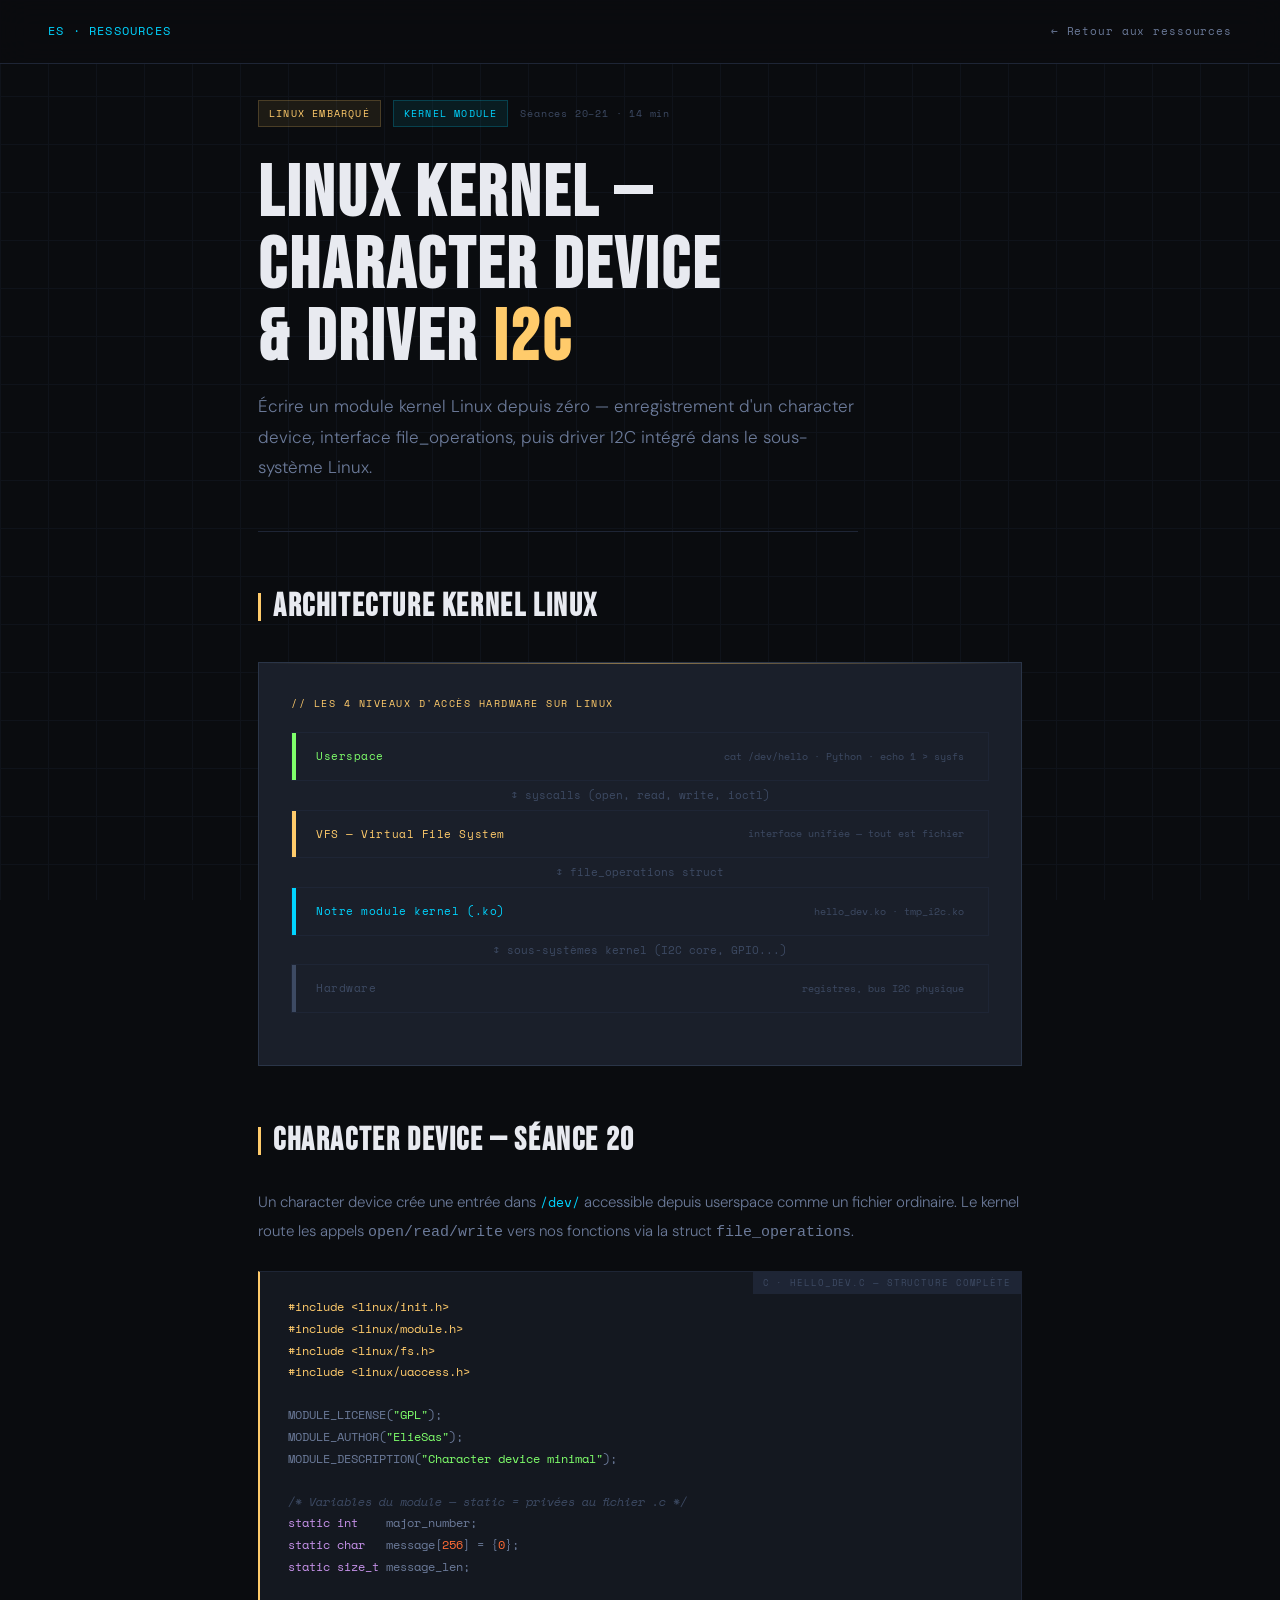
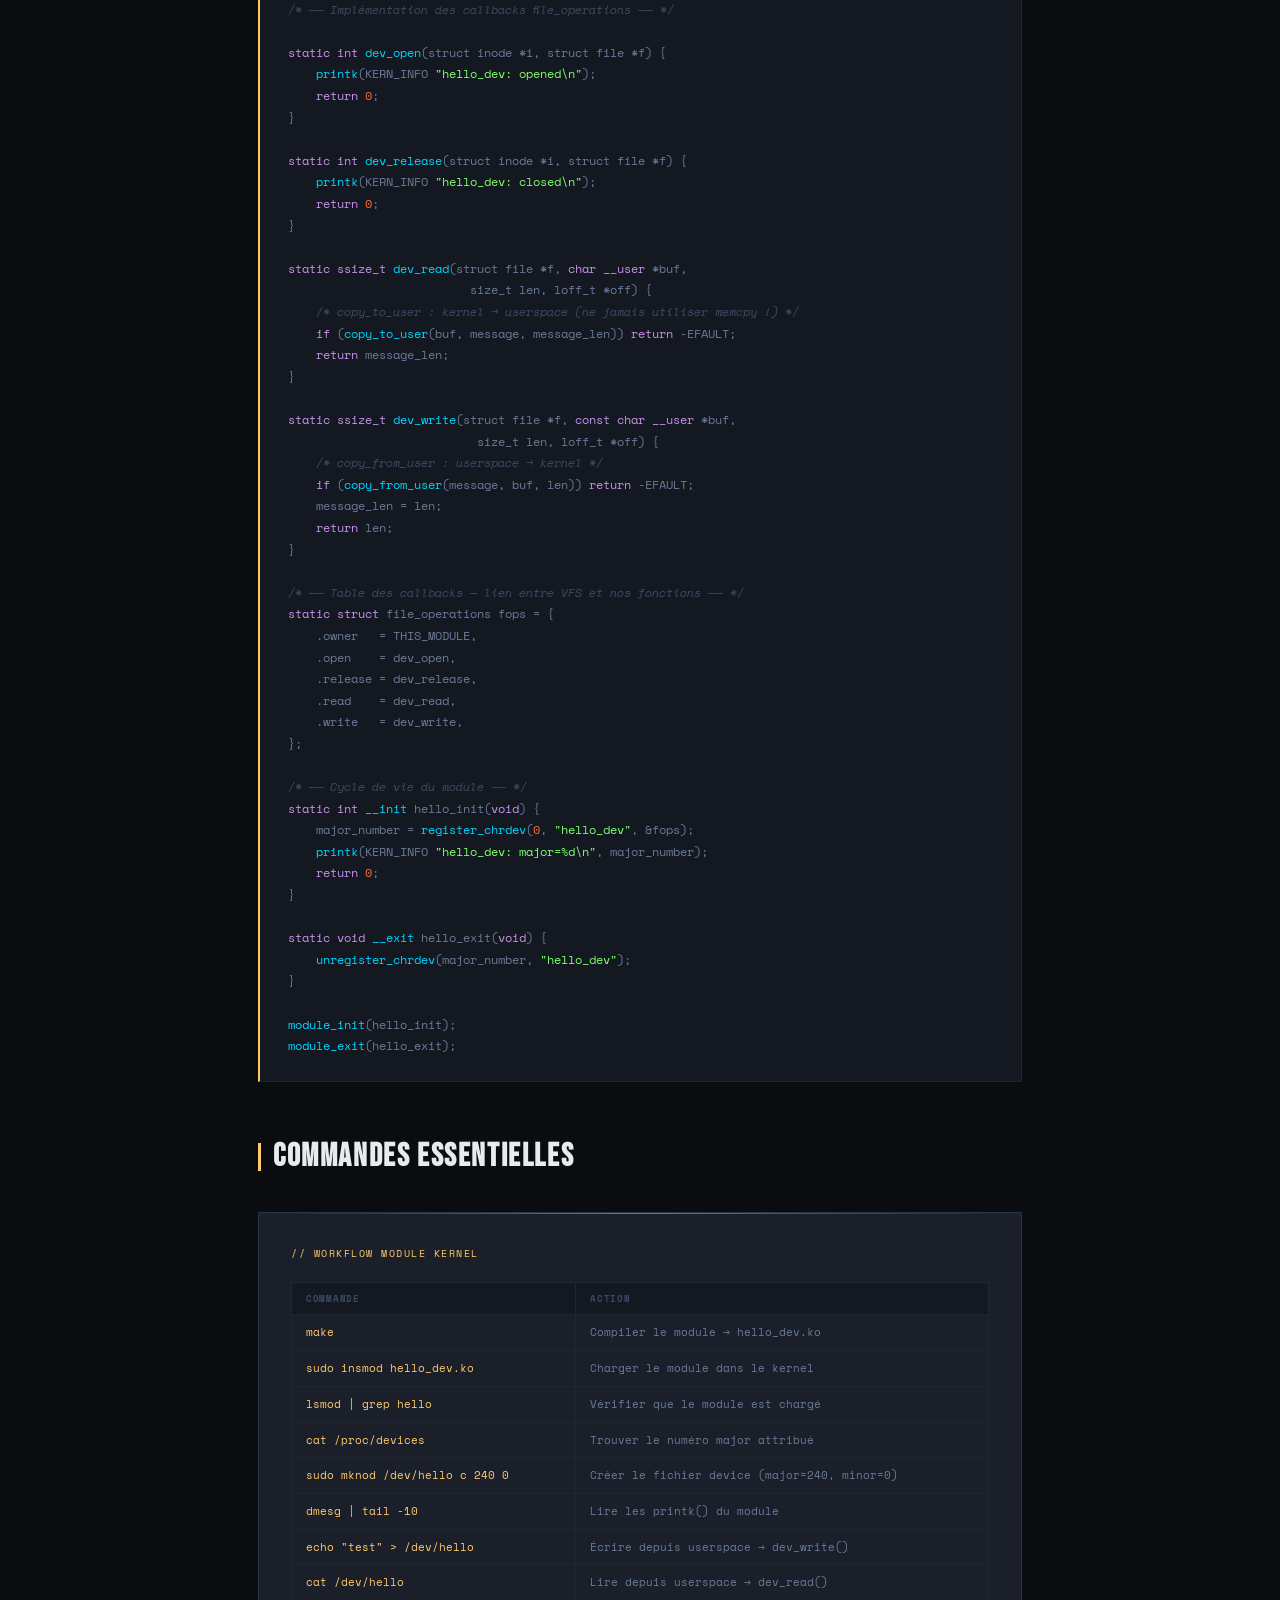
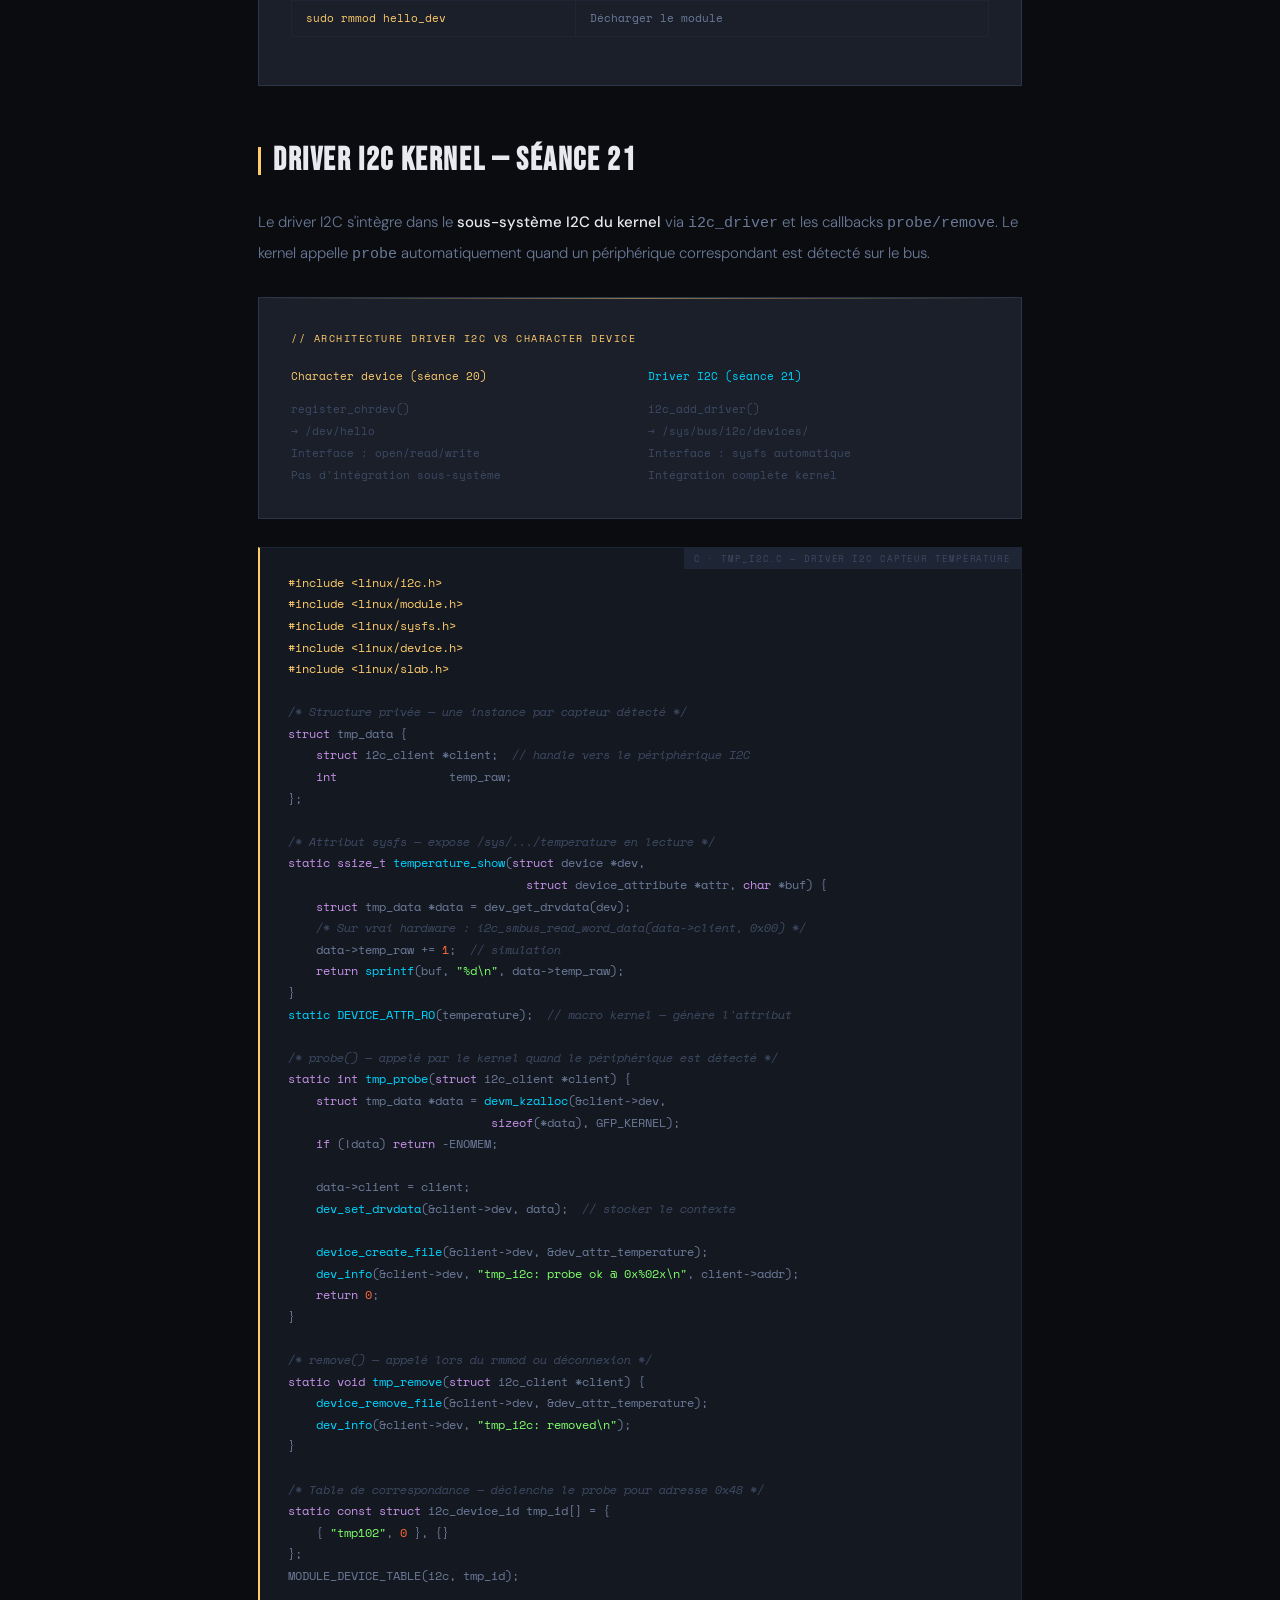
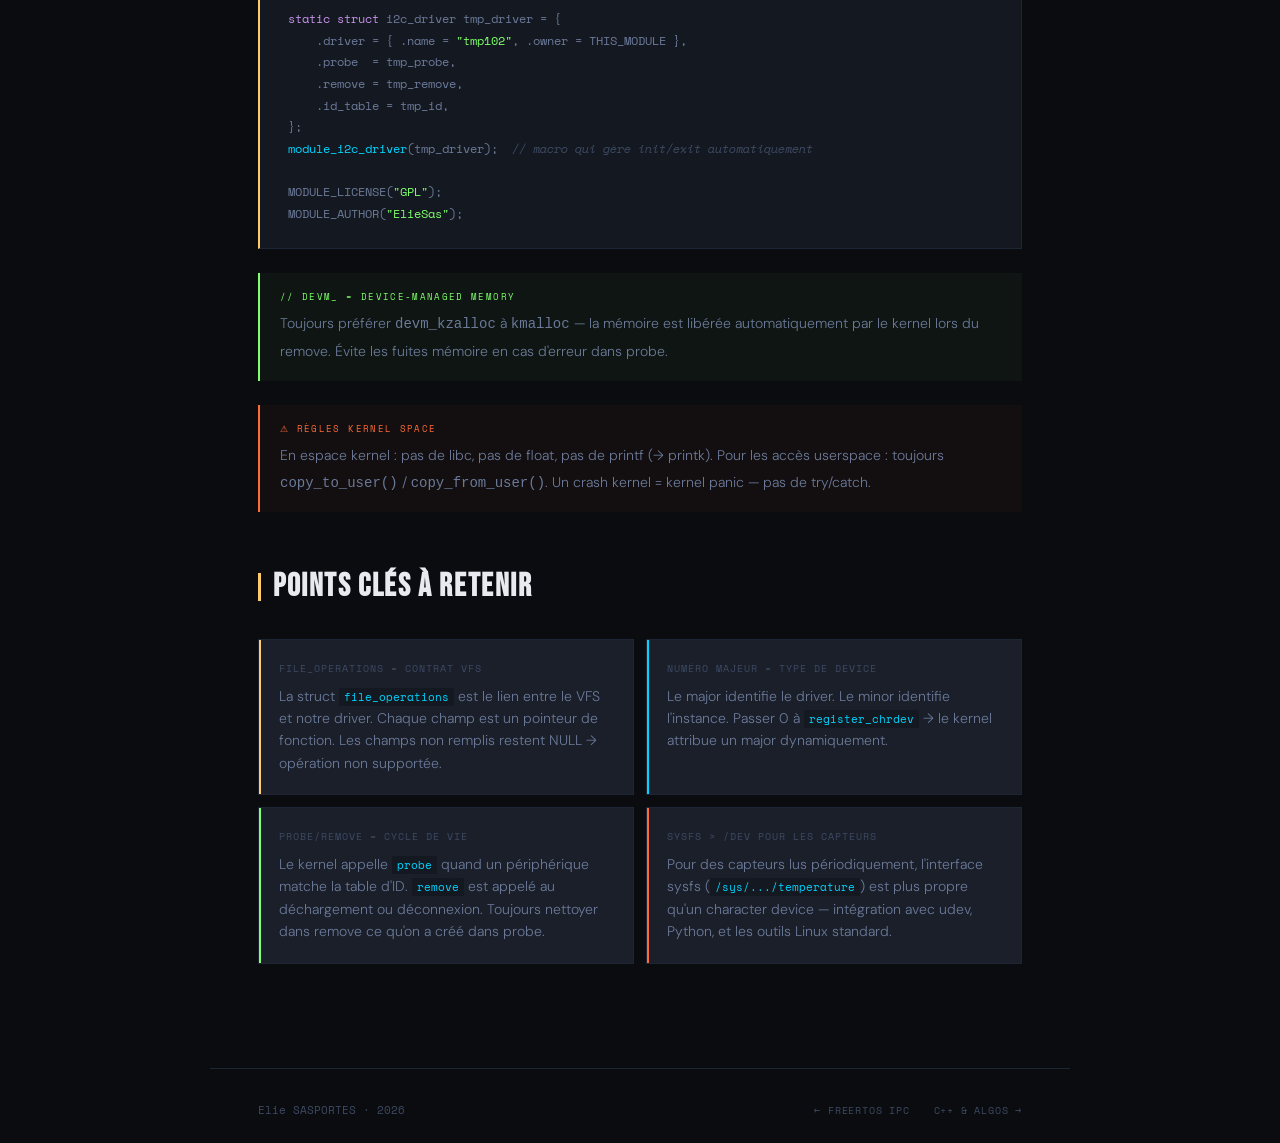
<file: article-linux-driver.html>
<!DOCTYPE html>
<html lang="fr">
<head>
<meta charset="UTF-8">
<meta name="viewport" content="width=device-width, initial-scale=1.0">
<title>Linux Kernel — Character Device &amp; Driver I2C — Elie SASPORTES</title>
<link href="https://fonts.googleapis.com/css2?family=Space+Mono:wght@400;700&family=DM+Sans:opsz,wght@9..40,300;9..40,400;9..40,500&family=Bebas+Neue&display=swap" rel="stylesheet">
<style>
  :root{--bg:#0a0c0f;--bg2:#0f1217;--bg3:#141820;--surface:#1a1f2a;--border:#1e2535;--border-bright:#2a3548;--text:#e8eaf0;--text-muted:#6b7a99;--text-dim:#3d4a63;--accent:#00d4ff;--accent2:#ff6b35;--accent3:#7fff6b;--accent4:#ffcb6b}
  *,*::before,*::after{box-sizing:border-box;margin:0;padding:0}
  html{scroll-behavior:smooth}
  body{background:var(--bg);color:var(--text);font-family:'DM Sans',sans-serif;font-weight:300;line-height:1.7}
  body::before{content:'';position:fixed;inset:0;background-image:linear-gradient(var(--border) 1px,transparent 1px),linear-gradient(90deg,var(--border) 1px,transparent 1px);background-size:48px 48px;opacity:0.3;pointer-events:none;z-index:0}
  nav{position:fixed;top:0;left:0;right:0;z-index:100;display:flex;align-items:center;justify-content:space-between;padding:0 48px;height:64px;background:rgba(10,12,15,0.9);backdrop-filter:blur(16px);border-bottom:1px solid var(--border)}
  .nav-logo{font-family:'Space Mono',monospace;font-size:12px;color:var(--accent);letter-spacing:0.1em;text-decoration:none;text-transform:uppercase}
  .nav-back{font-family:'Space Mono',monospace;font-size:11px;color:var(--text-muted);text-decoration:none;letter-spacing:0.08em;transition:color 0.2s}
  .nav-back:hover{color:var(--accent)}
  .article-wrap{max-width:860px;margin:0 auto;padding:100px 48px 80px;position:relative;z-index:1}
  .article-meta{display:flex;align-items:center;gap:12px;margin-bottom:32px;flex-wrap:wrap}
  .meta-tag{font-family:'Space Mono',monospace;font-size:10px;padding:4px 10px;letter-spacing:0.12em;text-transform:uppercase}
  .mt-yellow{color:var(--accent4);background:rgba(255,203,107,0.08);border:1px solid rgba(255,203,107,0.2)}
  .mt-blue{color:var(--accent);background:rgba(0,212,255,0.08);border:1px solid rgba(0,212,255,0.2)}
  .meta-info{font-family:'Space Mono',monospace;font-size:10px;color:var(--text-dim);letter-spacing:0.08em}
  h1{font-family:'Bebas Neue',sans-serif;font-size:clamp(40px,6vw,72px);letter-spacing:0.04em;line-height:1;color:var(--text);margin-bottom:16px}
  h1 em{color:var(--accent4);font-style:normal}
  .subtitle{font-size:17px;color:var(--text-muted);max-width:600px;line-height:1.8;margin-bottom:48px;padding-bottom:48px;border-bottom:1px solid var(--border)}
  h2{font-family:'Bebas Neue',sans-serif;font-size:32px;letter-spacing:0.05em;color:var(--text);margin:48px 0 20px;display:flex;align-items:center;gap:12px}
  h2::before{content:'';width:3px;height:28px;background:var(--accent4);flex-shrink:0}
  p{font-size:15px;color:var(--text-muted);line-height:1.9;margin-bottom:16px}
  p strong{color:var(--text);font-weight:500}
  .code-block{background:var(--bg3);border:1px solid var(--border);border-left:2px solid var(--accent4);padding:24px 28px;margin:24px 0;overflow-x:auto;position:relative}
  .code-label{position:absolute;top:0;right:0;font-family:'Space Mono',monospace;font-size:9px;color:var(--text-dim);background:var(--border);padding:3px 10px;letter-spacing:0.1em;text-transform:uppercase}
  pre{font-family:'Space Mono',monospace;font-size:12px;line-height:1.8;color:var(--text-muted)}
  .kw{color:#c792ea}.cm{color:var(--text-dim);font-style:italic}.num{color:var(--accent2)}.fn{color:var(--accent)}.str{color:var(--accent3)}.def{color:#ffcb6b}
  .diagram{background:var(--surface);border:1px solid var(--border-bright);padding:32px;margin:28px 0;position:relative;overflow:hidden}
  .diagram::before{content:'';position:absolute;top:0;left:0;right:0;height:1px;background:linear-gradient(90deg,transparent,var(--accent4),transparent);opacity:0.5}
  .diagram-title{font-family:'Space Mono',monospace;font-size:10px;color:var(--accent4);letter-spacing:0.15em;text-transform:uppercase;margin-bottom:20px}
  .callout{border-left:2px solid var(--accent3);padding:16px 20px;background:rgba(127,255,107,0.04);margin:24px 0}
  .callout-label{font-family:'Space Mono',monospace;font-size:9px;color:var(--accent3);letter-spacing:0.15em;text-transform:uppercase;margin-bottom:6px}
  .callout p{color:var(--text-muted);font-size:14px;margin:0}
  .warn{border-left:2px solid var(--accent2);padding:16px 20px;background:rgba(255,107,53,0.04);margin:24px 0}
  .warn-label{font-family:'Space Mono',monospace;font-size:9px;color:var(--accent2);letter-spacing:0.15em;text-transform:uppercase;margin-bottom:6px}
  .warn p{color:var(--text-muted);font-size:14px;margin:0}
  .concept-grid{display:grid;grid-template-columns:1fr 1fr;gap:12px;margin:24px 0}
  .concept-card{background:var(--surface);border:1px solid var(--border);padding:20px;position:relative;overflow:hidden}
  .concept-card::after{content:'';position:absolute;top:0;left:0;width:2px;height:100%;background:var(--accent4)}
  .concept-card:nth-child(2)::after{background:var(--accent)}
  .concept-card:nth-child(3)::after{background:var(--accent3)}
  .concept-card:nth-child(4)::after{background:var(--accent2)}
  .concept-label{font-family:'Space Mono',monospace;font-size:10px;color:var(--text-dim);letter-spacing:0.1em;text-transform:uppercase;margin-bottom:8px}
  .concept-val{font-size:14px;color:var(--text-muted);line-height:1.6}
  .concept-val code{font-family:'Space Mono',monospace;font-size:11px;color:var(--accent);background:var(--bg3);padding:1px 5px}

  /* KERNEL LAYERS */
  .layers{display:flex;flex-direction:column;gap:2px;margin:20px 0}
  .layer{padding:14px 24px;border:1px solid var(--border);display:flex;align-items:center;justify-content:space-between;position:relative}
  .layer::before{content:'';position:absolute;left:0;top:0;bottom:0;width:4px}
  .layer.us::before{background:var(--accent3)}
  .layer.sc::before{background:var(--accent4)}
  .layer.ks::before{background:var(--accent)}
  .layer.hw::before{background:var(--text-dim)}
  .layer-name{font-family:'Space Mono',monospace;font-size:11px;letter-spacing:0.05em}
  .layer.us .layer-name{color:var(--accent3)}
  .layer.sc .layer-name{color:var(--accent4)}
  .layer.ks .layer-name{color:var(--accent)}
  .layer.hw .layer-name{color:var(--text-dim)}
  .layer-detail{font-family:'Space Mono',monospace;font-size:10px;color:var(--text-dim);text-align:right}

  /* CMD TABLE */
  .cmd-table{width:100%;border-collapse:collapse;font-family:'Space Mono',monospace;font-size:11px;margin:16px 0}
  .cmd-table th{background:var(--bg3);color:var(--text-dim);padding:8px 14px;text-align:left;border:1px solid var(--border);letter-spacing:0.08em;text-transform:uppercase;font-size:9px}
  .cmd-table td{padding:8px 14px;border:1px solid var(--border);color:var(--text-muted)}
  .cmd-table td:first-child{color:var(--accent4)}

  ::-webkit-scrollbar{width:4px}::-webkit-scrollbar-track{background:var(--bg)}::-webkit-scrollbar-thumb{background:var(--border-bright)}
  @media(max-width:640px){.article-wrap{padding:88px 20px 48px}.concept-grid{grid-template-columns:1fr}nav{padding:0 20px}}
</style>
</head>
<body>
<nav>
  <a href="index.html" class="nav-logo">ES · Ressources</a>
  <a href="index.html#resources" class="nav-back">← Retour aux ressources</a>
</nav>
<div class="article-wrap">
  <div class="article-meta">
    <span class="meta-tag mt-yellow">Linux Embarqué</span>
    <span class="meta-tag mt-blue">Kernel Module</span>
    <span class="meta-info">Séances 20–21 · 14 min</span>
  </div>
  <h1>Linux Kernel —<br>Character Device<br>&amp; Driver <em>I2C</em></h1>
  <p class="subtitle">Écrire un module kernel Linux depuis zéro — enregistrement d'un character device, interface file_operations, puis driver I2C intégré dans le sous-système Linux.</p>

  <h2>Architecture kernel Linux</h2>
  <div class="diagram">
    <div class="diagram-title">// Les 4 niveaux d'accès hardware sur Linux</div>
    <div class="layers">
      <div class="layer us"><div class="layer-name">Userspace</div><div class="layer-detail">cat /dev/hello · Python · echo 1 > sysfs</div></div>
      <div style="text-align:center;font-family:'Space Mono',monospace;font-size:11px;color:var(--text-dim);padding:3px 0">↕ syscalls (open, read, write, ioctl)</div>
      <div class="layer sc"><div class="layer-name">VFS — Virtual File System</div><div class="layer-detail">interface unifiée — tout est fichier</div></div>
      <div style="text-align:center;font-family:'Space Mono',monospace;font-size:11px;color:var(--text-dim);padding:3px 0">↕ file_operations struct</div>
      <div class="layer ks"><div class="layer-name">Notre module kernel (.ko)</div><div class="layer-detail">hello_dev.ko · tmp_i2c.ko</div></div>
      <div style="text-align:center;font-family:'Space Mono',monospace;font-size:11px;color:var(--text-dim);padding:3px 0">↕ sous-systèmes kernel (I2C core, GPIO...)</div>
      <div class="layer hw"><div class="layer-name">Hardware</div><div class="layer-detail">registres, bus I2C physique</div></div>
    </div>
  </div>

  <h2>Character Device — Séance 20</h2>
  <p>Un character device crée une entrée dans <code style="font-family:'Space Mono',monospace;color:var(--accent);font-size:13px">/dev/</code> accessible depuis userspace comme un fichier ordinaire. Le kernel route les appels <code>open/read/write</code> vers nos fonctions via la struct <code>file_operations</code>.</p>

  <div class="code-block">
    <span class="code-label">C · hello_dev.c — structure complète</span>
    <pre><span class="def">#include &lt;linux/init.h&gt;
#include &lt;linux/module.h&gt;
#include &lt;linux/fs.h&gt;
#include &lt;linux/uaccess.h&gt;</span>

MODULE_LICENSE(<span class="str">"GPL"</span>);
MODULE_AUTHOR(<span class="str">"ElieSas"</span>);
MODULE_DESCRIPTION(<span class="str">"Character device minimal"</span>);

<span class="cm">/* Variables du module — static = privées au fichier .c */</span>
<span class="kw">static int</span>    major_number;
<span class="kw">static char</span>   message[<span class="num">256</span>] = {<span class="num">0</span>};
<span class="kw">static size_t</span> message_len;

<span class="cm">/* ── Implémentation des callbacks file_operations ── */</span>

<span class="kw">static int</span> <span class="fn">dev_open</span>(struct inode *i, struct file *f) {
    <span class="fn">printk</span>(KERN_INFO <span class="str">"hello_dev: opened\n"</span>);
    <span class="kw">return</span> <span class="num">0</span>;
}

<span class="kw">static int</span> <span class="fn">dev_release</span>(struct inode *i, struct file *f) {
    <span class="fn">printk</span>(KERN_INFO <span class="str">"hello_dev: closed\n"</span>);
    <span class="kw">return</span> <span class="num">0</span>;
}

<span class="kw">static ssize_t</span> <span class="fn">dev_read</span>(struct file *f, <span class="kw">char __user</span> *buf,
                          size_t len, loff_t *off) {
    <span class="cm">/* copy_to_user : kernel → userspace (ne jamais utiliser memcpy !) */</span>
    <span class="kw">if</span> (<span class="fn">copy_to_user</span>(buf, message, message_len)) <span class="kw">return</span> -EFAULT;
    <span class="kw">return</span> message_len;
}

<span class="kw">static ssize_t</span> <span class="fn">dev_write</span>(struct file *f, <span class="kw">const char __user</span> *buf,
                           size_t len, loff_t *off) {
    <span class="cm">/* copy_from_user : userspace → kernel */</span>
    <span class="kw">if</span> (<span class="fn">copy_from_user</span>(message, buf, len)) <span class="kw">return</span> -EFAULT;
    message_len = len;
    <span class="kw">return</span> len;
}

<span class="cm">/* ── Table des callbacks — lien entre VFS et nos fonctions ── */</span>
<span class="kw">static struct</span> file_operations fops = {
    .owner   = THIS_MODULE,
    .open    = dev_open,
    .release = dev_release,
    .read    = dev_read,
    .write   = dev_write,
};

<span class="cm">/* ── Cycle de vie du module ── */</span>
<span class="kw">static int</span> <span class="fn">__init</span> hello_init(<span class="kw">void</span>) {
    major_number = <span class="fn">register_chrdev</span>(<span class="num">0</span>, <span class="str">"hello_dev"</span>, &amp;fops);
    <span class="fn">printk</span>(KERN_INFO <span class="str">"hello_dev: major=%d\n"</span>, major_number);
    <span class="kw">return</span> <span class="num">0</span>;
}

<span class="kw">static void</span> <span class="fn">__exit</span> hello_exit(<span class="kw">void</span>) {
    <span class="fn">unregister_chrdev</span>(major_number, <span class="str">"hello_dev"</span>);
}

<span class="fn">module_init</span>(hello_init);
<span class="fn">module_exit</span>(hello_exit);</pre>
  </div>

  <h2>Commandes essentielles</h2>
  <div class="diagram">
    <div class="diagram-title">// Workflow module kernel</div>
    <table class="cmd-table">
      <tr><th>Commande</th><th>Action</th></tr>
      <tr><td>make</td><td>Compiler le module → hello_dev.ko</td></tr>
      <tr><td>sudo insmod hello_dev.ko</td><td>Charger le module dans le kernel</td></tr>
      <tr><td>lsmod | grep hello</td><td>Vérifier que le module est chargé</td></tr>
      <tr><td>cat /proc/devices</td><td>Trouver le numéro major attribué</td></tr>
      <tr><td>sudo mknod /dev/hello c 240 0</td><td>Créer le fichier device (major=240, minor=0)</td></tr>
      <tr><td>dmesg | tail -10</td><td>Lire les printk() du module</td></tr>
      <tr><td>echo "test" > /dev/hello</td><td>Écrire depuis userspace → dev_write()</td></tr>
      <tr><td>cat /dev/hello</td><td>Lire depuis userspace → dev_read()</td></tr>
      <tr><td>sudo rmmod hello_dev</td><td>Décharger le module</td></tr>
    </table>
  </div>

  <h2>Driver I2C kernel — Séance 21</h2>
  <p>Le driver I2C s'intègre dans le <strong>sous-système I2C du kernel</strong> via <code>i2c_driver</code> et les callbacks <code>probe/remove</code>. Le kernel appelle <code>probe</code> automatiquement quand un périphérique correspondant est détecté sur le bus.</p>

  <div class="diagram">
    <div class="diagram-title">// Architecture driver I2C vs character device</div>
    <div style="display:grid;grid-template-columns:1fr 1fr;gap:16px;font-family:'Space Mono',monospace;font-size:11px">
      <div>
        <div style="color:var(--accent4);margin-bottom:12px">Character device (séance 20)</div>
        <div style="color:var(--text-dim);line-height:2">register_chrdev()<br>→ /dev/hello<br>Interface : open/read/write<br>Pas d'intégration sous-système</div>
      </div>
      <div>
        <div style="color:var(--accent);margin-bottom:12px">Driver I2C (séance 21)</div>
        <div style="color:var(--text-dim);line-height:2">i2c_add_driver()<br>→ /sys/bus/i2c/devices/<br>Interface : sysfs automatique<br>Intégration complète kernel</div>
      </div>
    </div>
  </div>

  <div class="code-block">
    <span class="code-label">C · tmp_i2c.c — driver I2C capteur température</span>
    <pre><span class="def">#include &lt;linux/i2c.h&gt;
#include &lt;linux/module.h&gt;
#include &lt;linux/sysfs.h&gt;
#include &lt;linux/device.h&gt;
#include &lt;linux/slab.h&gt;</span>

<span class="cm">/* Structure privée — une instance par capteur détecté */</span>
<span class="kw">struct</span> tmp_data {
    <span class="kw">struct</span> i2c_client *client;  <span class="cm">// handle vers le périphérique I2C</span>
    <span class="kw">int</span>                temp_raw;
};

<span class="cm">/* Attribut sysfs — expose /sys/.../temperature en lecture */</span>
<span class="kw">static ssize_t</span> <span class="fn">temperature_show</span>(<span class="kw">struct</span> device *dev,
                                  <span class="kw">struct</span> device_attribute *attr, <span class="kw">char</span> *buf) {
    <span class="kw">struct</span> tmp_data *data = dev_get_drvdata(dev);
    <span class="cm">/* Sur vrai hardware : i2c_smbus_read_word_data(data->client, 0x00) */</span>
    data-&gt;temp_raw += <span class="num">1</span>;  <span class="cm">// simulation</span>
    <span class="kw">return</span> <span class="fn">sprintf</span>(buf, <span class="str">"%d\n"</span>, data-&gt;temp_raw);
}
<span class="fn">static DEVICE_ATTR_RO</span>(temperature);  <span class="cm">// macro kernel — génère l'attribut</span>

<span class="cm">/* probe() — appelé par le kernel quand le périphérique est détecté */</span>
<span class="kw">static int</span> <span class="fn">tmp_probe</span>(<span class="kw">struct</span> i2c_client *client) {
    <span class="kw">struct</span> tmp_data *data = <span class="fn">devm_kzalloc</span>(&amp;client-&gt;dev,
                             <span class="kw">sizeof</span>(*data), GFP_KERNEL);
    <span class="kw">if</span> (!data) <span class="kw">return</span> -ENOMEM;

    data-&gt;client = client;
    <span class="fn">dev_set_drvdata</span>(&amp;client-&gt;dev, data);  <span class="cm">// stocker le contexte</span>

    <span class="fn">device_create_file</span>(&amp;client-&gt;dev, &amp;dev_attr_temperature);
    <span class="fn">dev_info</span>(&amp;client-&gt;dev, <span class="str">"tmp_i2c: probe ok @ 0x%02x\n"</span>, client-&gt;addr);
    <span class="kw">return</span> <span class="num">0</span>;
}

<span class="cm">/* remove() — appelé lors du rmmod ou déconnexion */</span>
<span class="kw">static void</span> <span class="fn">tmp_remove</span>(<span class="kw">struct</span> i2c_client *client) {
    <span class="fn">device_remove_file</span>(&amp;client-&gt;dev, &amp;dev_attr_temperature);
    <span class="fn">dev_info</span>(&amp;client-&gt;dev, <span class="str">"tmp_i2c: removed\n"</span>);
}

<span class="cm">/* Table de correspondance — déclenche le probe pour adresse 0x48 */</span>
<span class="kw">static const struct</span> i2c_device_id tmp_id[] = {
    { <span class="str">"tmp102"</span>, <span class="num">0</span> }, {}
};
MODULE_DEVICE_TABLE(i2c, tmp_id);

<span class="kw">static struct</span> i2c_driver tmp_driver = {
    .driver = { .name = <span class="str">"tmp102"</span>, .owner = THIS_MODULE },
    .probe  = tmp_probe,
    .remove = tmp_remove,
    .id_table = tmp_id,
};
<span class="fn">module_i2c_driver</span>(tmp_driver);  <span class="cm">// macro qui gère init/exit automatiquement</span>

MODULE_LICENSE(<span class="str">"GPL"</span>);
MODULE_AUTHOR(<span class="str">"ElieSas"</span>);</pre>
  </div>

  <div class="callout">
    <div class="callout-label">// devm_ = device-managed memory</div>
    <p>Toujours préférer <code>devm_kzalloc</code> à <code>kmalloc</code> — la mémoire est libérée automatiquement par le kernel lors du remove. Évite les fuites mémoire en cas d'erreur dans probe.</p>
  </div>

  <div class="warn">
    <div class="warn-label">⚠ Règles kernel space</div>
    <p>En espace kernel : pas de libc, pas de float, pas de printf (→ printk). Pour les accès userspace : toujours <code>copy_to_user()</code> / <code>copy_from_user()</code>. Un crash kernel = kernel panic — pas de try/catch.</p>
  </div>

  <h2>Points clés à retenir</h2>
  <div class="concept-grid">
    <div class="concept-card">
      <div class="concept-label">file_operations = contrat VFS</div>
      <div class="concept-val">La struct <code>file_operations</code> est le lien entre le VFS et notre driver. Chaque champ est un pointeur de fonction. Les champs non remplis restent NULL → opération non supportée.</div>
    </div>
    <div class="concept-card">
      <div class="concept-label">Numéro majeur = type de device</div>
      <div class="concept-val">Le major identifie le driver. Le minor identifie l'instance. Passer 0 à <code>register_chrdev</code> → le kernel attribue un major dynamiquement.</div>
    </div>
    <div class="concept-card">
      <div class="concept-label">probe/remove = cycle de vie</div>
      <div class="concept-val">Le kernel appelle <code>probe</code> quand un périphérique matche la table d'ID. <code>remove</code> est appelé au déchargement ou déconnexion. Toujours nettoyer dans remove ce qu'on a créé dans probe.</div>
    </div>
    <div class="concept-card">
      <div class="concept-label">sysfs > /dev pour les capteurs</div>
      <div class="concept-val">Pour des capteurs lus périodiquement, l'interface sysfs (<code>/sys/.../temperature</code>) est plus propre qu'un character device — intégration avec udev, Python, et les outils Linux standard.</div>
    </div>
  </div>
</div>
<footer style="max-width:860px;margin:0 auto;padding:32px 48px;border-top:1px solid var(--border);display:flex;justify-content:space-between;align-items:center;position:relative;z-index:1">
  <div style="font-family:'Space Mono',monospace;font-size:11px;color:var(--text-dim)">Elie SASPORTES · 2026</div>
  <div style="display:flex;gap:24px">
    <a href="article-freertos-ipc.html" style="font-family:'Space Mono',monospace;font-size:10px;color:var(--text-dim);text-decoration:none;letter-spacing:0.08em;text-transform:uppercase" onmouseover="this.style.color='var(--accent)'" onmouseout="this.style.color='var(--text-dim)'">← FreeRTOS IPC</a>
    <a href="article-cpp-embedded.html" style="font-family:'Space Mono',monospace;font-size:10px;color:var(--text-dim);text-decoration:none;letter-spacing:0.08em;text-transform:uppercase" onmouseover="this.style.color='var(--accent)'" onmouseout="this.style.color='var(--text-dim)'">C++ &amp; Algos →</a>
  </div>
</footer>
</body>
</html>
</file>
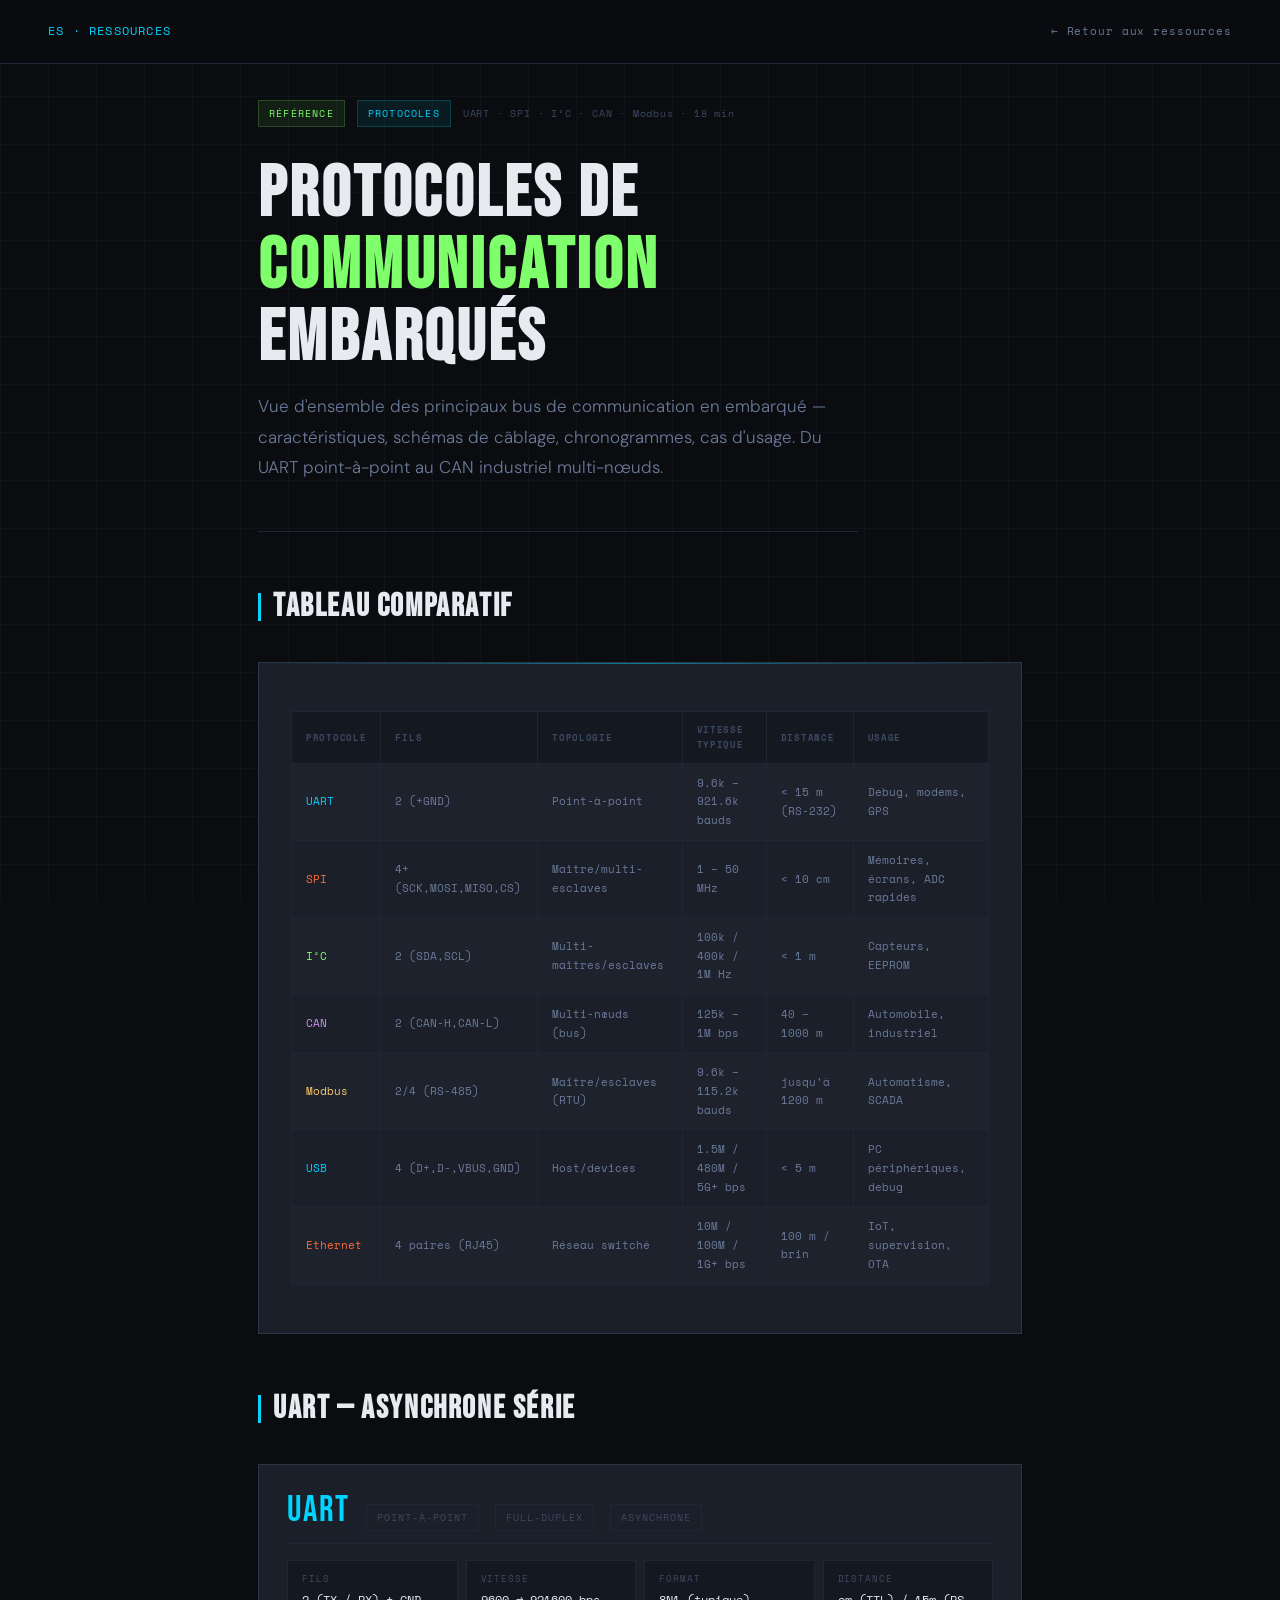
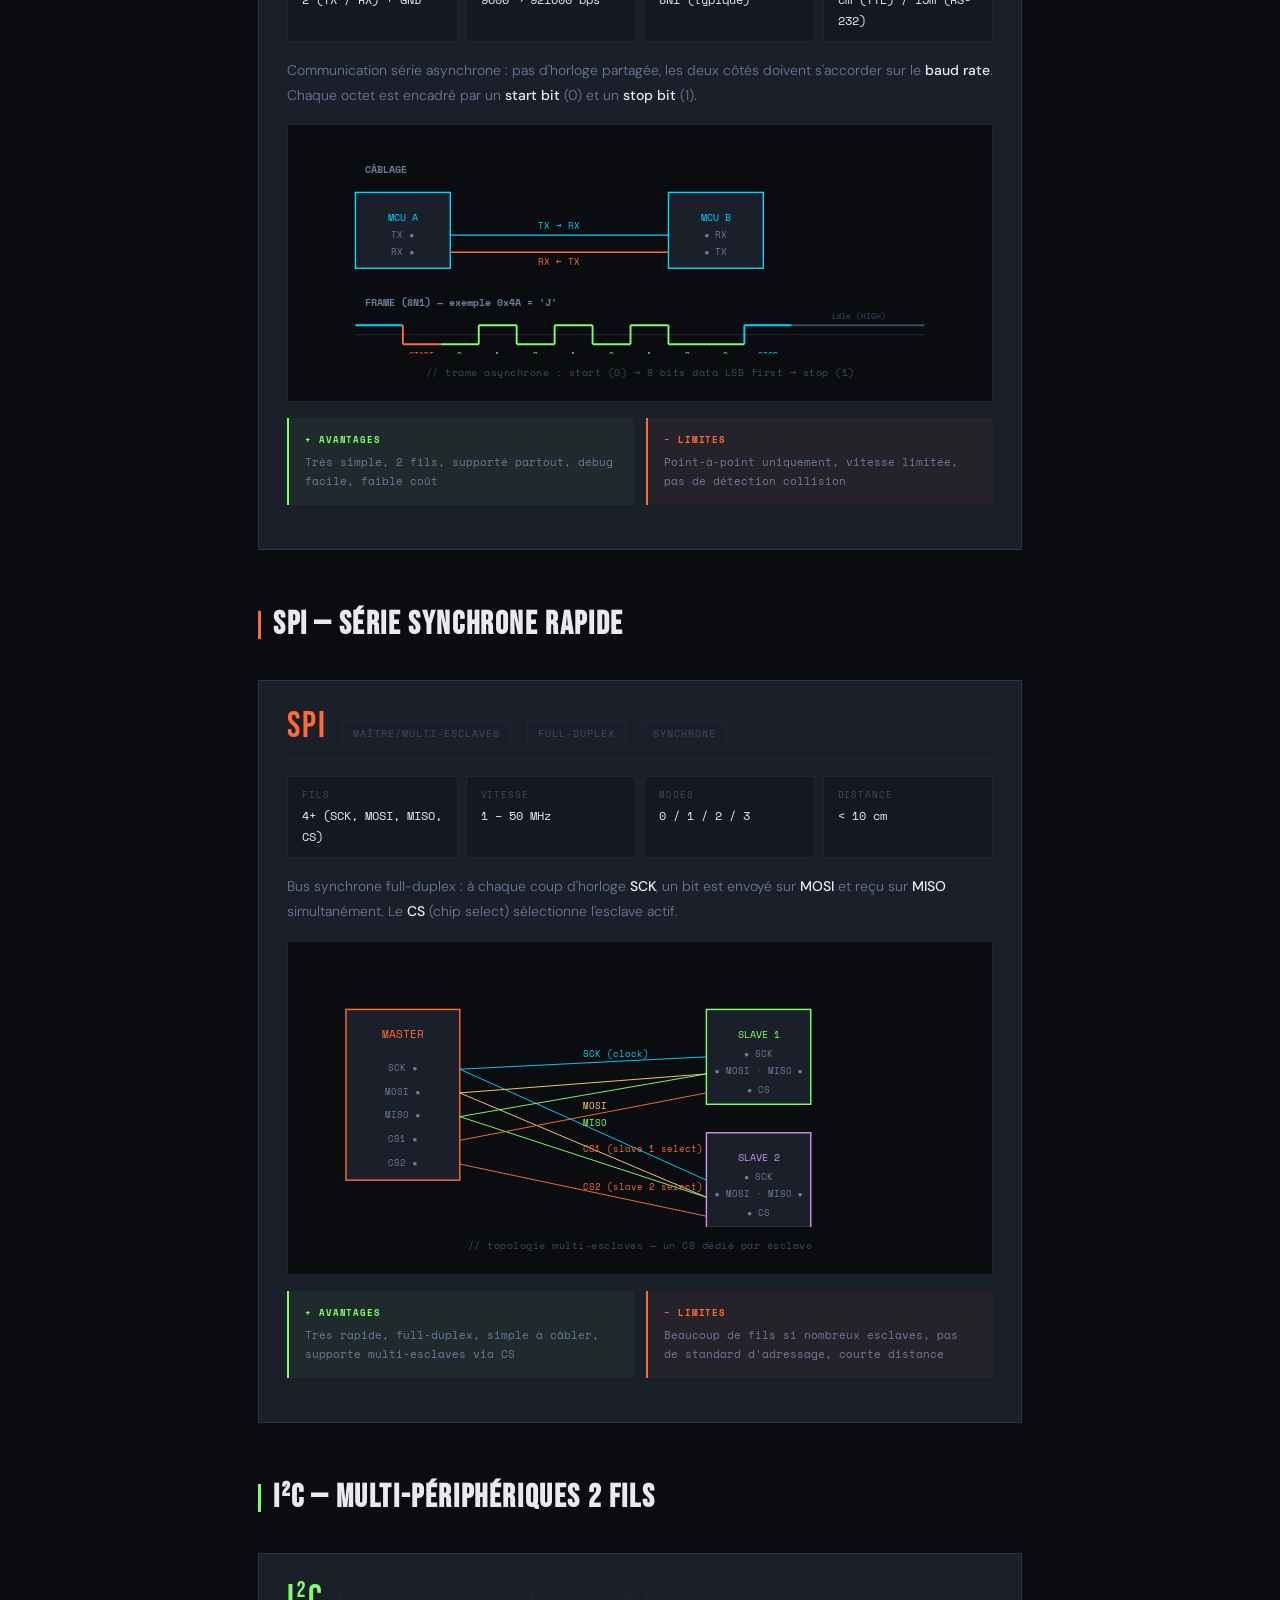
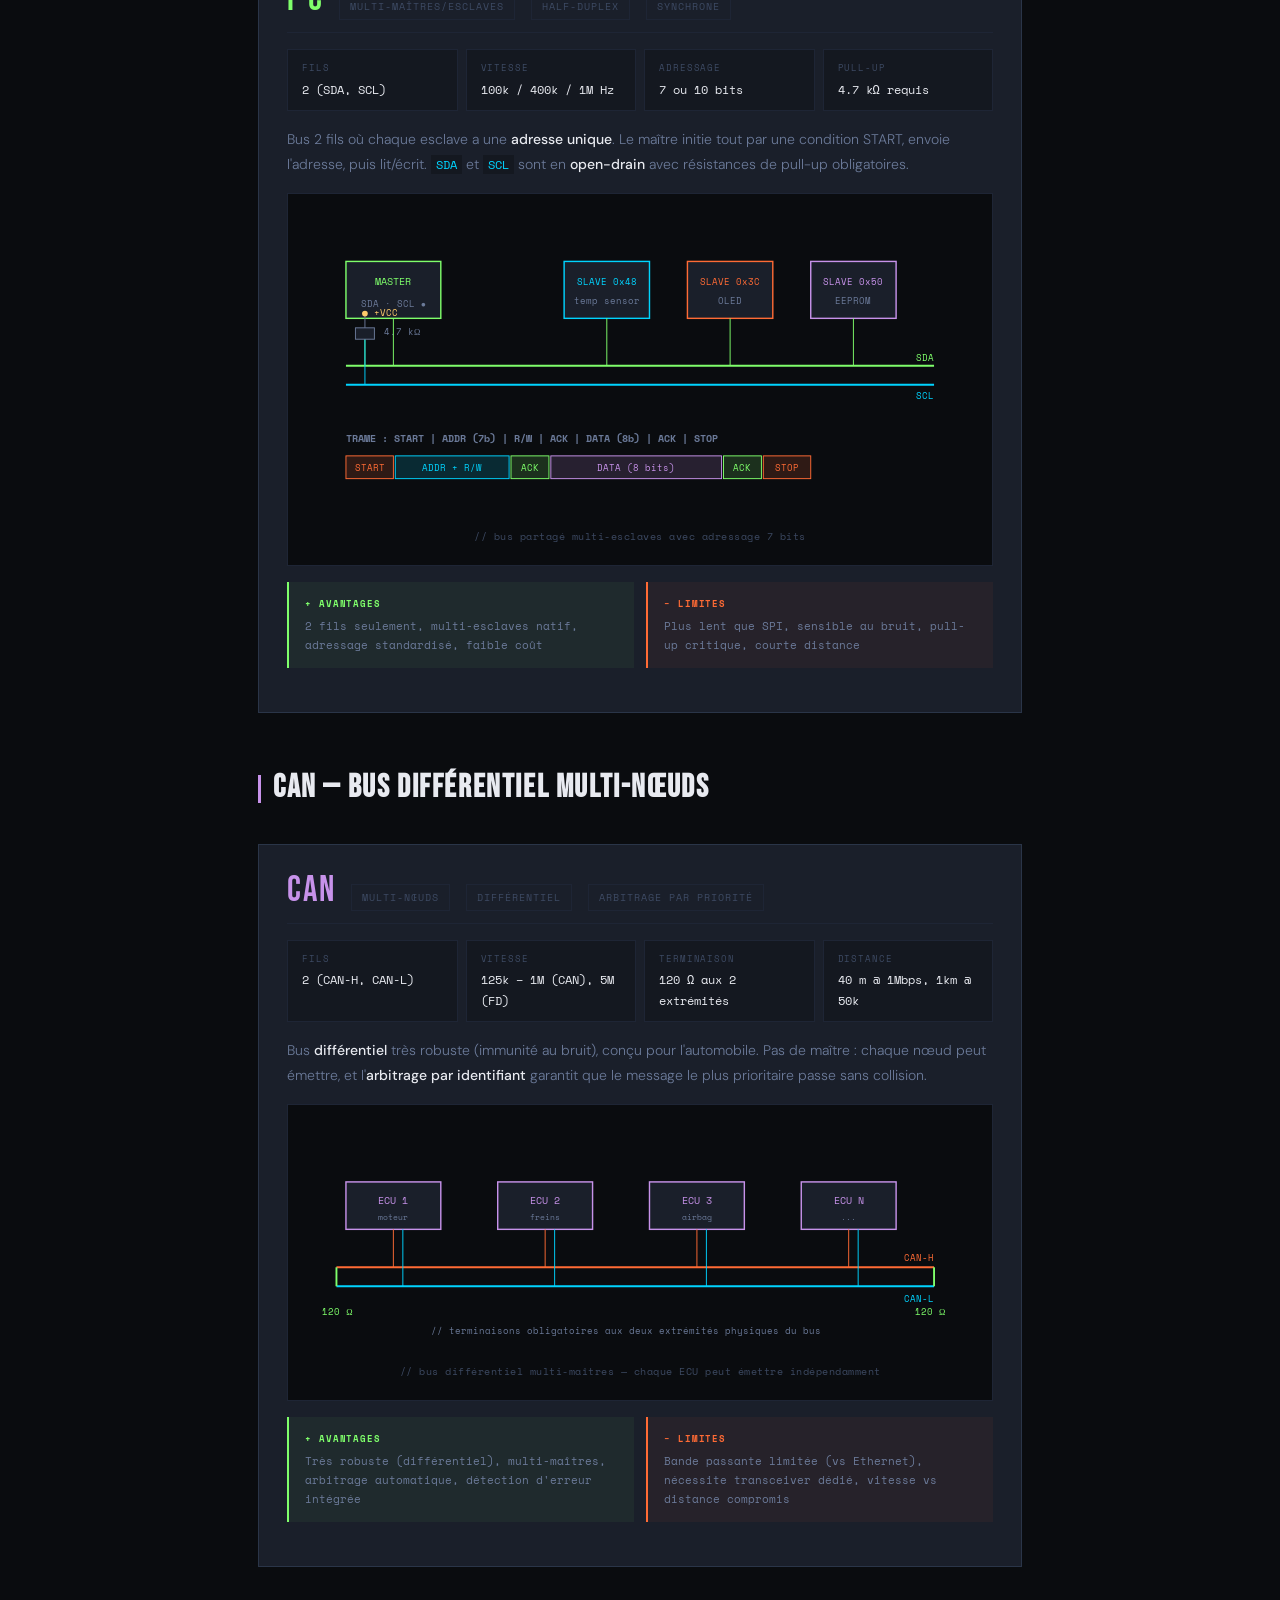
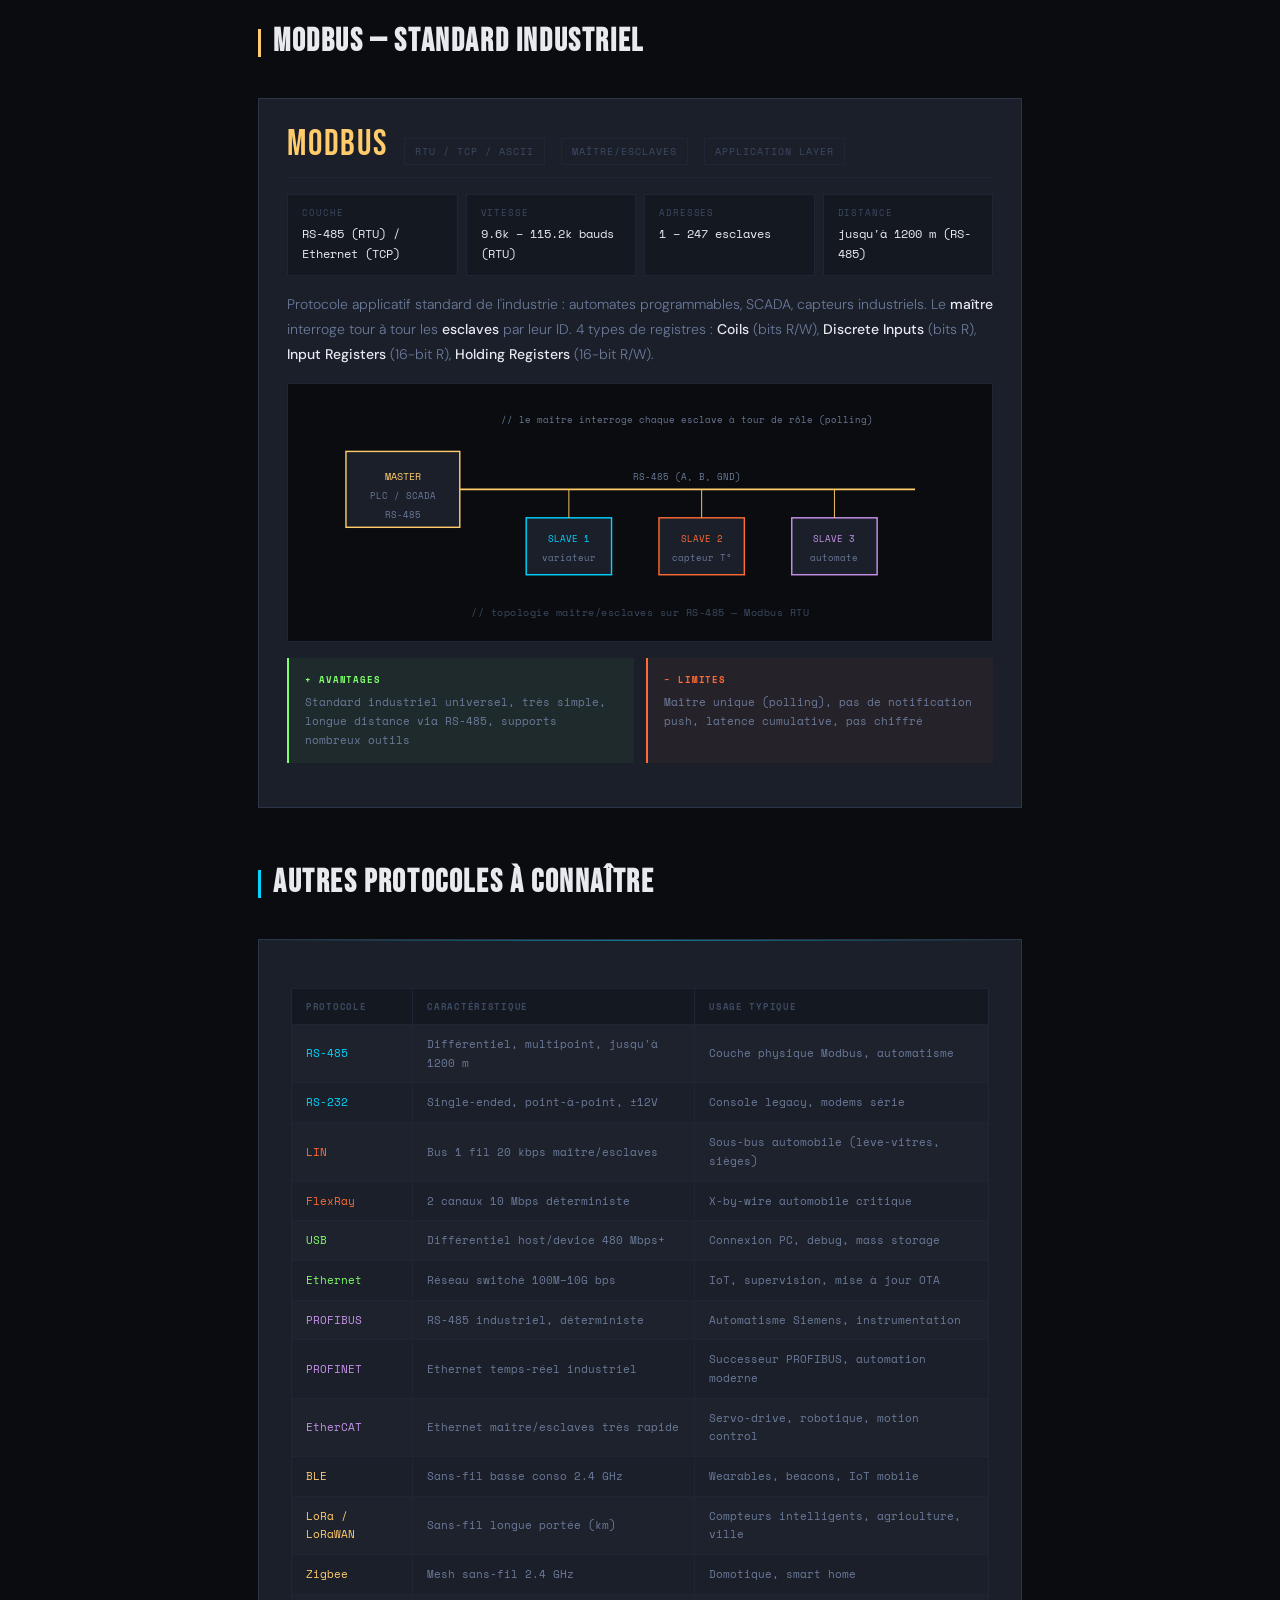
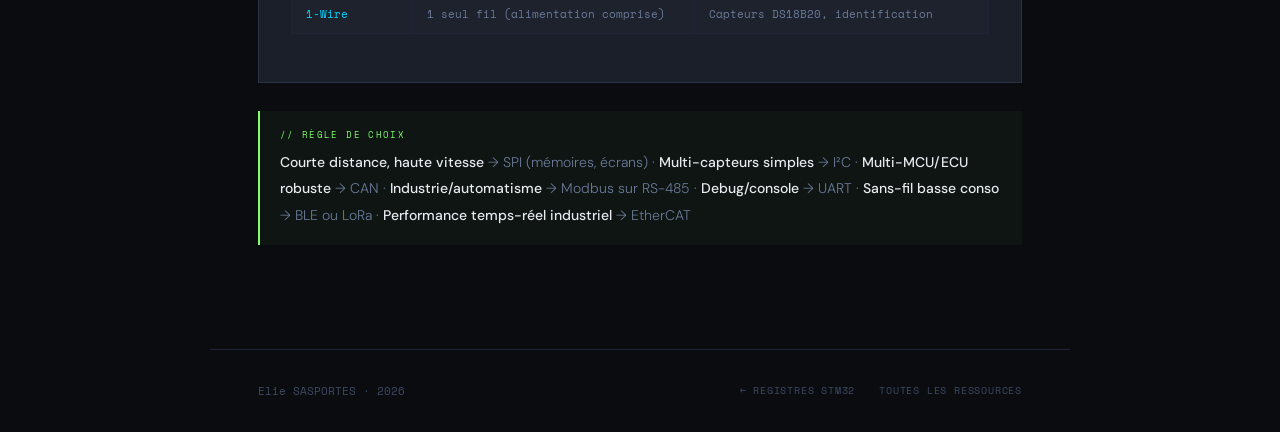
<file: article-protocols.html>
<!DOCTYPE html>
<html lang="fr">
<head>
<meta charset="UTF-8">
<meta name="viewport" content="width=device-width, initial-scale=1.0">
<title>Protocoles de Communication Embarqués — Elie SASPORTES</title>
<link href="https://fonts.googleapis.com/css2?family=Space+Mono:wght@400;700&family=DM+Sans:opsz,wght@9..40,300;9..40,400;9..40,500&family=Bebas+Neue&display=swap" rel="stylesheet">
<link rel="stylesheet" href="article-style.css">
<style>
  .proto-card { background: var(--surface); border: 1px solid var(--border-bright); padding: 28px; margin: 28px 0; }
  .proto-header { display: flex; align-items: baseline; gap: 16px; margin-bottom: 16px; padding-bottom: 12px; border-bottom: 1px solid var(--border); }
  .proto-name { font-family: 'Bebas Neue', sans-serif; font-size: 36px; letter-spacing: 0.05em; line-height: 1; }
  .proto-name.blue   { color: var(--accent); }
  .proto-name.red    { color: var(--accent2); }
  .proto-name.green  { color: var(--accent3); }
  .proto-name.purple { color: var(--accent4); }
  .proto-name.yellow { color: var(--accent5); }
  .proto-tag { font-family: 'Space Mono', monospace; font-size: 10px; color: var(--text-dim); letter-spacing: 0.1em; text-transform: uppercase; padding: 4px 10px; border: 1px solid var(--border); }

  .proto-specs { display: grid; grid-template-columns: repeat(auto-fit, minmax(140px, 1fr)); gap: 8px; margin: 16px 0; }
  .spec { background: var(--bg3); border: 1px solid var(--border); padding: 10px 14px; }
  .spec-label { font-family: 'Space Mono', monospace; font-size: 9px; color: var(--text-dim); letter-spacing: 0.1em; text-transform: uppercase; margin-bottom: 4px; }
  .spec-val   { font-family: 'Space Mono', monospace; font-size: 12px; color: var(--text); }

  .svg-wrap { background: var(--bg); border: 1px solid var(--border); padding: 20px; margin: 16px 0; overflow-x: auto; }
  svg { display: block; margin: 0 auto; max-width: 100%; height: auto; }
  .svg-caption { text-align: center; font-family: 'Space Mono', monospace; font-size: 10px; color: var(--text-dim); margin-top: 10px; letter-spacing: 0.05em; }

  .proto-desc { font-size: 14px; color: var(--text-muted); line-height: 1.8; margin: 12px 0; }
  .proto-desc strong { color: var(--text); }
  .proto-desc code { font-family: 'Space Mono', monospace; font-size: 12px; color: var(--accent); background: var(--bg3); padding: 1px 5px; }

  .proto-pros { display: grid; grid-template-columns: 1fr 1fr; gap: 12px; margin: 16px 0; }
  .pros-box { padding: 14px 16px; font-family: 'Space Mono', monospace; font-size: 11px; line-height: 1.7; }
  .pros { background: rgba(127,255,107,0.05); border-left: 2px solid var(--accent3); color: var(--text-muted); }
  .cons { background: rgba(255,107,53,0.05); border-left: 2px solid var(--accent2); color: var(--text-muted); }
  .pros-label { color: var(--accent3); font-weight: 700; letter-spacing: 0.1em; text-transform: uppercase; margin-bottom: 6px; font-size: 9px; }
  .cons .pros-label { color: var(--accent2); }
</style>
</head>
<body>
<nav>
  <a href="index.html" class="nav-logo">ES · Ressources</a>
  <a href="index.html#resources" class="nav-back">← Retour aux ressources</a>
</nav>
<div class="article-wrap">
  <div class="article-meta">
    <span class="meta-tag mt-green">Référence</span>
    <span class="meta-tag mt-blue">Protocoles</span>
    <span class="meta-info">UART · SPI · I²C · CAN · Modbus · 18 min</span>
  </div>
  <h1>Protocoles de<br><em class="green">Communication</em><br>Embarqués</h1>
  <p class="subtitle">Vue d'ensemble des principaux bus de communication en embarqué — caractéristiques, schémas de câblage, chronogrammes, cas d'usage. Du UART point-à-point au CAN industriel multi-nœuds.</p>

  <!-- ═══ COMPARISON TABLE ═══ -->
  <h2 class="h-blue">Tableau comparatif</h2>
  <div class="diagram d-blue">
    <table class="t-data">
      <tr><th>Protocole</th><th>Fils</th><th>Topologie</th><th>Vitesse typique</th><th>Distance</th><th>Usage</th></tr>
      <tr><td class="acc">UART</td><td>2 (+GND)</td><td>Point-à-point</td><td>9.6k – 921.6k bauds</td><td>&lt; 15 m (RS-232)</td><td>Debug, modems, GPS</td></tr>
      <tr><td class="acc2">SPI</td><td>4+ (SCK,MOSI,MISO,CS)</td><td>Maître/multi-esclaves</td><td>1 – 50 MHz</td><td>&lt; 10 cm</td><td>Mémoires, écrans, ADC rapides</td></tr>
      <tr><td class="acc3">I²C</td><td>2 (SDA,SCL)</td><td>Multi-maîtres/esclaves</td><td>100k / 400k / 1M Hz</td><td>&lt; 1 m</td><td>Capteurs, EEPROM</td></tr>
      <tr><td class="acc4">CAN</td><td>2 (CAN-H,CAN-L)</td><td>Multi-nœuds (bus)</td><td>125k – 1M bps</td><td>40 – 1000 m</td><td>Automobile, industriel</td></tr>
      <tr><td class="acc5">Modbus</td><td>2/4 (RS-485)</td><td>Maître/esclaves (RTU)</td><td>9.6k – 115.2k bauds</td><td>jusqu'à 1200 m</td><td>Automatisme, SCADA</td></tr>
      <tr><td class="acc">USB</td><td>4 (D+,D-,VBUS,GND)</td><td>Host/devices</td><td>1.5M / 480M / 5G+ bps</td><td>&lt; 5 m</td><td>PC périphériques, debug</td></tr>
      <tr><td class="acc2">Ethernet</td><td>4 paires (RJ45)</td><td>Réseau switché</td><td>10M / 100M / 1G+ bps</td><td>100 m / brin</td><td>IoT, supervision, OTA</td></tr>
    </table>
  </div>

  <!-- ═══ UART ═══ -->
  <h2 class="h-blue">UART — Asynchrone série</h2>
  <div class="proto-card">
    <div class="proto-header">
      <div class="proto-name blue">UART</div>
      <span class="proto-tag">Point-à-point</span>
      <span class="proto-tag">Full-duplex</span>
      <span class="proto-tag">Asynchrone</span>
    </div>

    <div class="proto-specs">
      <div class="spec"><div class="spec-label">Fils</div><div class="spec-val">2 (TX / RX) + GND</div></div>
      <div class="spec"><div class="spec-label">Vitesse</div><div class="spec-val">9600 → 921600 bps</div></div>
      <div class="spec"><div class="spec-label">Format</div><div class="spec-val">8N1 (typique)</div></div>
      <div class="spec"><div class="spec-label">Distance</div><div class="spec-val">cm (TTL) / 15m (RS-232)</div></div>
    </div>

    <p class="proto-desc">Communication série asynchrone : pas d'horloge partagée, les deux côtés doivent s'accorder sur le <strong>baud rate</strong>. Chaque octet est encadré par un <strong>start bit</strong> (0) et un <strong>stop bit</strong> (1).</p>

    <div class="svg-wrap">
      <svg viewBox="0 0 700 220" xmlns="http://www.w3.org/2000/svg">
        <!-- Connection diagram -->
        <text x="60" y="30" fill="#6b7a99" font-family="Space Mono" font-size="11" font-weight="700">CÂBLAGE</text>
        <!-- MCU 1 -->
        <rect x="50" y="50" width="100" height="80" fill="#1a1f2a" stroke="#00d4ff" stroke-width="1.5"/>
        <text x="100" y="80" fill="#00d4ff" font-family="Space Mono" font-size="11" text-anchor="middle">MCU A</text>
        <text x="100" y="98" fill="#6b7a99" font-family="Space Mono" font-size="9" text-anchor="middle">TX ●</text>
        <text x="100" y="116" fill="#6b7a99" font-family="Space Mono" font-size="9" text-anchor="middle">RX ●</text>
        <!-- MCU 2 -->
        <rect x="380" y="50" width="100" height="80" fill="#1a1f2a" stroke="#00d4ff" stroke-width="1.5"/>
        <text x="430" y="80" fill="#00d4ff" font-family="Space Mono" font-size="11" text-anchor="middle">MCU B</text>
        <text x="430" y="98" fill="#6b7a99" font-family="Space Mono" font-size="9" text-anchor="middle">● RX</text>
        <text x="430" y="116" fill="#6b7a99" font-family="Space Mono" font-size="9" text-anchor="middle">● TX</text>
        <!-- Wires -->
        <line x1="150" y1="95" x2="380" y2="95" stroke="#00d4ff" stroke-width="1.5"/>
        <line x1="150" y1="113" x2="380" y2="113" stroke="#ff6b35" stroke-width="1.5"/>
        <text x="265" y="89" fill="#00d4ff" font-family="Space Mono" font-size="9" text-anchor="middle">TX → RX</text>
        <text x="265" y="127" fill="#ff6b35" font-family="Space Mono" font-size="9" text-anchor="middle">RX ← TX</text>

        <!-- Frame timing -->
        <text x="60" y="170" fill="#6b7a99" font-family="Space Mono" font-size="11" font-weight="700">FRAME (8N1) — exemple 0x4A = 'J'</text>
        <line x1="50" y1="200" x2="650" y2="200" stroke="#3d4a63" stroke-width="0.5"/>
        <!-- Idle high -->
        <line x1="50" y1="190" x2="100" y2="190" stroke="#00d4ff" stroke-width="2"/>
        <!-- Start (low) -->
        <line x1="100" y1="190" x2="100" y2="210" stroke="#ff6b35" stroke-width="2"/>
        <line x1="100" y1="210" x2="140" y2="210" stroke="#ff6b35" stroke-width="2"/>
        <text x="120" y="225" fill="#ff6b35" font-family="Space Mono" font-size="8" text-anchor="middle">START</text>
        <!-- Bits 0..7 : 0100 1010 LSB first -->
        <!-- 0 -->
        <line x1="140" y1="210" x2="140" y2="210" stroke="#7fff6b" stroke-width="2"/>
        <line x1="140" y1="210" x2="180" y2="210" stroke="#7fff6b" stroke-width="2"/>
        <text x="160" y="225" fill="#7fff6b" font-family="Space Mono" font-size="8" text-anchor="middle">0</text>
        <!-- 1 -->
        <line x1="180" y1="210" x2="180" y2="190" stroke="#7fff6b" stroke-width="2"/>
        <line x1="180" y1="190" x2="220" y2="190" stroke="#7fff6b" stroke-width="2"/>
        <text x="200" y="225" fill="#7fff6b" font-family="Space Mono" font-size="8" text-anchor="middle">1</text>
        <!-- 0 -->
        <line x1="220" y1="190" x2="220" y2="210" stroke="#7fff6b" stroke-width="2"/>
        <line x1="220" y1="210" x2="260" y2="210" stroke="#7fff6b" stroke-width="2"/>
        <text x="240" y="225" fill="#7fff6b" font-family="Space Mono" font-size="8" text-anchor="middle">0</text>
        <!-- 1 -->
        <line x1="260" y1="210" x2="260" y2="190" stroke="#7fff6b" stroke-width="2"/>
        <line x1="260" y1="190" x2="300" y2="190" stroke="#7fff6b" stroke-width="2"/>
        <text x="280" y="225" fill="#7fff6b" font-family="Space Mono" font-size="8" text-anchor="middle">1</text>
        <!-- 0 -->
        <line x1="300" y1="190" x2="300" y2="210" stroke="#7fff6b" stroke-width="2"/>
        <line x1="300" y1="210" x2="340" y2="210" stroke="#7fff6b" stroke-width="2"/>
        <text x="320" y="225" fill="#7fff6b" font-family="Space Mono" font-size="8" text-anchor="middle">0</text>
        <!-- 1 -->
        <line x1="340" y1="210" x2="340" y2="190" stroke="#7fff6b" stroke-width="2"/>
        <line x1="340" y1="190" x2="380" y2="190" stroke="#7fff6b" stroke-width="2"/>
        <text x="360" y="225" fill="#7fff6b" font-family="Space Mono" font-size="8" text-anchor="middle">1</text>
        <!-- 0 -->
        <line x1="380" y1="190" x2="380" y2="210" stroke="#7fff6b" stroke-width="2"/>
        <line x1="380" y1="210" x2="420" y2="210" stroke="#7fff6b" stroke-width="2"/>
        <text x="400" y="225" fill="#7fff6b" font-family="Space Mono" font-size="8" text-anchor="middle">0</text>
        <!-- 0 -->
        <line x1="420" y1="210" x2="460" y2="210" stroke="#7fff6b" stroke-width="2"/>
        <text x="440" y="225" fill="#7fff6b" font-family="Space Mono" font-size="8" text-anchor="middle">0</text>
        <!-- Stop -->
        <line x1="460" y1="210" x2="460" y2="190" stroke="#00d4ff" stroke-width="2"/>
        <line x1="460" y1="190" x2="510" y2="190" stroke="#00d4ff" stroke-width="2"/>
        <text x="485" y="225" fill="#00d4ff" font-family="Space Mono" font-size="8" text-anchor="middle">STOP</text>
        <!-- Idle -->
        <line x1="510" y1="190" x2="650" y2="190" stroke="#3d4a63" stroke-width="2"/>
        <text x="580" y="183" fill="#3d4a63" font-family="Space Mono" font-size="8" text-anchor="middle">idle (HIGH)</text>
      </svg>
      <div class="svg-caption">// trame asynchrone : start (0) → 8 bits data LSB first → stop (1)</div>
    </div>

    <div class="proto-pros">
      <div class="pros-box pros"><div class="pros-label">+ Avantages</div>Très simple, 2 fils, supporté partout, debug facile, faible coût</div>
      <div class="pros-box cons"><div class="pros-label">− Limites</div>Point-à-point uniquement, vitesse limitée, pas de détection collision</div>
    </div>
  </div>

  <!-- ═══ SPI ═══ -->
  <h2 class="h-red">SPI — Série synchrone rapide</h2>
  <div class="proto-card">
    <div class="proto-header">
      <div class="proto-name red">SPI</div>
      <span class="proto-tag">Maître/multi-esclaves</span>
      <span class="proto-tag">Full-duplex</span>
      <span class="proto-tag">Synchrone</span>
    </div>

    <div class="proto-specs">
      <div class="spec"><div class="spec-label">Fils</div><div class="spec-val">4+ (SCK, MOSI, MISO, CS)</div></div>
      <div class="spec"><div class="spec-label">Vitesse</div><div class="spec-val">1 – 50 MHz</div></div>
      <div class="spec"><div class="spec-label">Modes</div><div class="spec-val">0 / 1 / 2 / 3</div></div>
      <div class="spec"><div class="spec-label">Distance</div><div class="spec-val">&lt; 10 cm</div></div>
    </div>

    <p class="proto-desc">Bus synchrone full-duplex : à chaque coup d'horloge <strong>SCK</strong>, un bit est envoyé sur <strong>MOSI</strong> et reçu sur <strong>MISO</strong> simultanément. Le <strong>CS</strong> (chip select) sélectionne l'esclave actif.</p>

    <div class="svg-wrap">
      <svg viewBox="0 0 700 280" xmlns="http://www.w3.org/2000/svg">
        <!-- Master -->
        <rect x="40" y="50" width="120" height="180" fill="#1a1f2a" stroke="#ff6b35" stroke-width="1.5"/>
        <text x="100" y="80" fill="#ff6b35" font-family="Space Mono" font-size="12" text-anchor="middle">MASTER</text>
        <text x="100" y="115" fill="#6b7a99" font-family="Space Mono" font-size="9" text-anchor="middle">SCK ●</text>
        <text x="100" y="140" fill="#6b7a99" font-family="Space Mono" font-size="9" text-anchor="middle">MOSI ●</text>
        <text x="100" y="165" fill="#6b7a99" font-family="Space Mono" font-size="9" text-anchor="middle">MISO ●</text>
        <text x="100" y="190" fill="#6b7a99" font-family="Space Mono" font-size="9" text-anchor="middle">CS1 ●</text>
        <text x="100" y="215" fill="#6b7a99" font-family="Space Mono" font-size="9" text-anchor="middle">CS2 ●</text>

        <!-- Slave 1 -->
        <rect x="420" y="50" width="110" height="100" fill="#1a1f2a" stroke="#7fff6b" stroke-width="1.5"/>
        <text x="475" y="80" fill="#7fff6b" font-family="Space Mono" font-size="11" text-anchor="middle">SLAVE 1</text>
        <text x="475" y="100" fill="#6b7a99" font-family="Space Mono" font-size="9" text-anchor="middle">● SCK</text>
        <text x="475" y="118" fill="#6b7a99" font-family="Space Mono" font-size="9" text-anchor="middle">● MOSI · MISO ●</text>
        <text x="475" y="138" fill="#6b7a99" font-family="Space Mono" font-size="9" text-anchor="middle">● CS</text>

        <!-- Slave 2 -->
        <rect x="420" y="180" width="110" height="100" fill="#1a1f2a" stroke="#c792ea" stroke-width="1.5"/>
        <text x="475" y="210" fill="#c792ea" font-family="Space Mono" font-size="11" text-anchor="middle">SLAVE 2</text>
        <text x="475" y="230" fill="#6b7a99" font-family="Space Mono" font-size="9" text-anchor="middle">● SCK</text>
        <text x="475" y="248" fill="#6b7a99" font-family="Space Mono" font-size="9" text-anchor="middle">● MOSI · MISO ●</text>
        <text x="475" y="268" fill="#6b7a99" font-family="Space Mono" font-size="9" text-anchor="middle">● CS</text>

        <!-- Bus lines -->
        <line x1="160" y1="113" x2="420" y2="100" stroke="#00d4ff" stroke-width="1"/>
        <line x1="160" y1="113" x2="420" y2="230" stroke="#00d4ff" stroke-width="1"/>
        <text x="290" y="100" fill="#00d4ff" font-family="Space Mono" font-size="9">SCK (clock)</text>

        <line x1="160" y1="138" x2="420" y2="118" stroke="#ffcb6b" stroke-width="1"/>
        <line x1="160" y1="138" x2="420" y2="248" stroke="#ffcb6b" stroke-width="1"/>
        <text x="290" y="155" fill="#ffcb6b" font-family="Space Mono" font-size="9">MOSI</text>

        <line x1="160" y1="163" x2="420" y2="118" stroke="#7fff6b" stroke-width="1"/>
        <line x1="160" y1="163" x2="420" y2="248" stroke="#7fff6b" stroke-width="1"/>
        <text x="290" y="173" fill="#7fff6b" font-family="Space Mono" font-size="9">MISO</text>

        <line x1="160" y1="188" x2="420" y2="138" stroke="#ff6b35" stroke-width="1"/>
        <text x="290" y="200" fill="#ff6b35" font-family="Space Mono" font-size="9">CS1 (slave 1 select)</text>
        <line x1="160" y1="213" x2="420" y2="268" stroke="#ff6b35" stroke-width="1"/>
        <text x="290" y="240" fill="#ff6b35" font-family="Space Mono" font-size="9">CS2 (slave 2 select)</text>
      </svg>
      <div class="svg-caption">// topologie multi-esclaves — un CS dédié par esclave</div>
    </div>

    <div class="proto-pros">
      <div class="pros-box pros"><div class="pros-label">+ Avantages</div>Très rapide, full-duplex, simple à câbler, supporte multi-esclaves via CS</div>
      <div class="pros-box cons"><div class="pros-label">− Limites</div>Beaucoup de fils si nombreux esclaves, pas de standard d'adressage, courte distance</div>
    </div>
  </div>

  <!-- ═══ I2C ═══ -->
  <h2 class="h-green">I²C — Multi-périphériques 2 fils</h2>
  <div class="proto-card">
    <div class="proto-header">
      <div class="proto-name green">I²C</div>
      <span class="proto-tag">Multi-maîtres/esclaves</span>
      <span class="proto-tag">Half-duplex</span>
      <span class="proto-tag">Synchrone</span>
    </div>

    <div class="proto-specs">
      <div class="spec"><div class="spec-label">Fils</div><div class="spec-val">2 (SDA, SCL)</div></div>
      <div class="spec"><div class="spec-label">Vitesse</div><div class="spec-val">100k / 400k / 1M Hz</div></div>
      <div class="spec"><div class="spec-label">Adressage</div><div class="spec-val">7 ou 10 bits</div></div>
      <div class="spec"><div class="spec-label">Pull-up</div><div class="spec-val">4.7 kΩ requis</div></div>
    </div>

    <p class="proto-desc">Bus 2 fils où chaque esclave a une <strong>adresse unique</strong>. Le maître initie tout par une condition START, envoie l'adresse, puis lit/écrit. <code>SDA</code> et <code>SCL</code> sont en <strong>open-drain</strong> avec résistances de pull-up obligatoires.</p>

    <div class="svg-wrap">
      <svg viewBox="0 0 700 320" xmlns="http://www.w3.org/2000/svg">
        <!-- Master -->
        <rect x="40" y="50" width="100" height="60" fill="#1a1f2a" stroke="#7fff6b" stroke-width="1.5"/>
        <text x="90" y="75" fill="#7fff6b" font-family="Space Mono" font-size="11" text-anchor="middle">MASTER</text>
        <text x="90" y="98" fill="#6b7a99" font-family="Space Mono" font-size="9" text-anchor="middle">SDA · SCL ●</text>

        <!-- Slaves -->
        <rect x="270" y="50" width="90" height="60" fill="#1a1f2a" stroke="#00d4ff" stroke-width="1.5"/>
        <text x="315" y="75" fill="#00d4ff" font-family="Space Mono" font-size="10" text-anchor="middle">SLAVE 0x48</text>
        <text x="315" y="95" fill="#6b7a99" font-family="Space Mono" font-size="9" text-anchor="middle">temp sensor</text>

        <rect x="400" y="50" width="90" height="60" fill="#1a1f2a" stroke="#ff6b35" stroke-width="1.5"/>
        <text x="445" y="75" fill="#ff6b35" font-family="Space Mono" font-size="10" text-anchor="middle">SLAVE 0x3C</text>
        <text x="445" y="95" fill="#6b7a99" font-family="Space Mono" font-size="9" text-anchor="middle">OLED</text>

        <rect x="530" y="50" width="90" height="60" fill="#1a1f2a" stroke="#c792ea" stroke-width="1.5"/>
        <text x="575" y="75" fill="#c792ea" font-family="Space Mono" font-size="10" text-anchor="middle">SLAVE 0x50</text>
        <text x="575" y="95" fill="#6b7a99" font-family="Space Mono" font-size="9" text-anchor="middle">EEPROM</text>

        <!-- Bus lines -->
        <line x1="40" y1="160" x2="660" y2="160" stroke="#7fff6b" stroke-width="2"/>
        <text x="660" y="155" fill="#7fff6b" font-family="Space Mono" font-size="10" text-anchor="end">SDA</text>
        <line x1="40" y1="180" x2="660" y2="180" stroke="#00d4ff" stroke-width="2"/>
        <text x="660" y="195" fill="#00d4ff" font-family="Space Mono" font-size="10" text-anchor="end">SCL</text>

        <!-- Pull-ups -->
        <line x1="60" y1="160" x2="60" y2="130" stroke="#7fff6b" stroke-width="1"/>
        <line x1="60" y1="180" x2="60" y2="130" stroke="#00d4ff" stroke-width="1"/>
        <rect x="50" y="120" width="20" height="12" fill="#1a1f2a" stroke="#6b7a99" stroke-width="1"/>
        <text x="80" y="128" fill="#6b7a99" font-family="Space Mono" font-size="9">4.7 kΩ</text>
        <line x1="60" y1="120" x2="60" y2="105" stroke="#6b7a99" stroke-width="1"/>
        <circle cx="60" cy="105" r="3" fill="#ffcb6b"/>
        <text x="70" y="108" fill="#ffcb6b" font-family="Space Mono" font-size="9">+VCC</text>

        <!-- Connections -->
        <line x1="90" y1="110" x2="90" y2="160" stroke="#7fff6b" stroke-width="1"/>
        <line x1="315" y1="110" x2="315" y2="160" stroke="#7fff6b" stroke-width="1"/>
        <line x1="445" y1="110" x2="445" y2="160" stroke="#7fff6b" stroke-width="1"/>
        <line x1="575" y1="110" x2="575" y2="160" stroke="#7fff6b" stroke-width="1"/>

        <!-- Frame -->
        <text x="40" y="240" fill="#6b7a99" font-family="Space Mono" font-size="11" font-weight="700">TRAME : START | ADDR (7b) | R/W | ACK | DATA (8b) | ACK | STOP</text>
        <rect x="40" y="255" width="50"  height="24" fill="rgba(255,107,53,0.15)" stroke="#ff6b35"/>
        <text x="65" y="271" fill="#ff6b35" font-family="Space Mono" font-size="9" text-anchor="middle">START</text>
        <rect x="92" y="255" width="120" height="24" fill="rgba(0,212,255,0.15)" stroke="#00d4ff"/>
        <text x="152" y="271" fill="#00d4ff" font-family="Space Mono" font-size="9" text-anchor="middle">ADDR + R/W</text>
        <rect x="214" y="255" width="40"  height="24" fill="rgba(127,255,107,0.15)" stroke="#7fff6b"/>
        <text x="234" y="271" fill="#7fff6b" font-family="Space Mono" font-size="9" text-anchor="middle">ACK</text>
        <rect x="256" y="255" width="180" height="24" fill="rgba(199,146,234,0.15)" stroke="#c792ea"/>
        <text x="346" y="271" fill="#c792ea" font-family="Space Mono" font-size="9" text-anchor="middle">DATA (8 bits)</text>
        <rect x="438" y="255" width="40"  height="24" fill="rgba(127,255,107,0.15)" stroke="#7fff6b"/>
        <text x="458" y="271" fill="#7fff6b" font-family="Space Mono" font-size="9" text-anchor="middle">ACK</text>
        <rect x="480" y="255" width="50"  height="24" fill="rgba(255,107,53,0.15)" stroke="#ff6b35"/>
        <text x="505" y="271" fill="#ff6b35" font-family="Space Mono" font-size="9" text-anchor="middle">STOP</text>
      </svg>
      <div class="svg-caption">// bus partagé multi-esclaves avec adressage 7 bits</div>
    </div>

    <div class="proto-pros">
      <div class="pros-box pros"><div class="pros-label">+ Avantages</div>2 fils seulement, multi-esclaves natif, adressage standardisé, faible coût</div>
      <div class="pros-box cons"><div class="pros-label">− Limites</div>Plus lent que SPI, sensible au bruit, pull-up critique, courte distance</div>
    </div>
  </div>

  <!-- ═══ CAN ═══ -->
  <h2 class="h-purple">CAN — Bus différentiel multi-nœuds</h2>
  <div class="proto-card">
    <div class="proto-header">
      <div class="proto-name purple">CAN</div>
      <span class="proto-tag">Multi-nœuds</span>
      <span class="proto-tag">Différentiel</span>
      <span class="proto-tag">Arbitrage par priorité</span>
    </div>

    <div class="proto-specs">
      <div class="spec"><div class="spec-label">Fils</div><div class="spec-val">2 (CAN-H, CAN-L)</div></div>
      <div class="spec"><div class="spec-label">Vitesse</div><div class="spec-val">125k – 1M (CAN), 5M (FD)</div></div>
      <div class="spec"><div class="spec-label">Terminaison</div><div class="spec-val">120 Ω aux 2 extrémités</div></div>
      <div class="spec"><div class="spec-label">Distance</div><div class="spec-val">40 m @ 1Mbps, 1km @ 50k</div></div>
    </div>

    <p class="proto-desc">Bus <strong>différentiel</strong> très robuste (immunité au bruit), conçu pour l'automobile. Pas de maître : chaque nœud peut émettre, et l'<strong>arbitrage par identifiant</strong> garantit que le message le plus prioritaire passe sans collision.</p>

    <div class="svg-wrap">
      <svg viewBox="0 0 700 240" xmlns="http://www.w3.org/2000/svg">
        <!-- Nodes -->
        <rect x="40"  y="60" width="100" height="50" fill="#1a1f2a" stroke="#c792ea" stroke-width="1.5"/>
        <text x="90" y="83" fill="#c792ea" font-family="Space Mono" font-size="11" text-anchor="middle">ECU 1</text>
        <text x="90" y="100" fill="#6b7a99" font-family="Space Mono" font-size="8" text-anchor="middle">moteur</text>

        <rect x="200" y="60" width="100" height="50" fill="#1a1f2a" stroke="#c792ea" stroke-width="1.5"/>
        <text x="250" y="83" fill="#c792ea" font-family="Space Mono" font-size="11" text-anchor="middle">ECU 2</text>
        <text x="250" y="100" fill="#6b7a99" font-family="Space Mono" font-size="8" text-anchor="middle">freins</text>

        <rect x="360" y="60" width="100" height="50" fill="#1a1f2a" stroke="#c792ea" stroke-width="1.5"/>
        <text x="410" y="83" fill="#c792ea" font-family="Space Mono" font-size="11" text-anchor="middle">ECU 3</text>
        <text x="410" y="100" fill="#6b7a99" font-family="Space Mono" font-size="8" text-anchor="middle">airbag</text>

        <rect x="520" y="60" width="100" height="50" fill="#1a1f2a" stroke="#c792ea" stroke-width="1.5"/>
        <text x="570" y="83" fill="#c792ea" font-family="Space Mono" font-size="11" text-anchor="middle">ECU N</text>
        <text x="570" y="100" fill="#6b7a99" font-family="Space Mono" font-size="8" text-anchor="middle">...</text>

        <!-- Bus -->
        <line x1="30" y1="150" x2="660" y2="150" stroke="#ff6b35" stroke-width="2"/>
        <line x1="30" y1="170" x2="660" y2="170" stroke="#00d4ff" stroke-width="2"/>
        <text x="660" y="143" fill="#ff6b35" font-family="Space Mono" font-size="10" text-anchor="end">CAN-H</text>
        <text x="660" y="187" fill="#00d4ff" font-family="Space Mono" font-size="10" text-anchor="end">CAN-L</text>

        <!-- Connections -->
        <line x1="90"  y1="110" x2="90"  y2="150" stroke="#ff6b35" stroke-width="1"/>
        <line x1="100" y1="110" x2="100" y2="170" stroke="#00d4ff" stroke-width="1"/>
        <line x1="250" y1="110" x2="250" y2="150" stroke="#ff6b35" stroke-width="1"/>
        <line x1="260" y1="110" x2="260" y2="170" stroke="#00d4ff" stroke-width="1"/>
        <line x1="410" y1="110" x2="410" y2="150" stroke="#ff6b35" stroke-width="1"/>
        <line x1="420" y1="110" x2="420" y2="170" stroke="#00d4ff" stroke-width="1"/>
        <line x1="570" y1="110" x2="570" y2="150" stroke="#ff6b35" stroke-width="1"/>
        <line x1="580" y1="110" x2="580" y2="170" stroke="#00d4ff" stroke-width="1"/>

        <!-- Terminations -->
        <line x1="30" y1="150" x2="30" y2="170" stroke="#7fff6b" stroke-width="2"/>
        <line x1="660" y1="150" x2="660" y2="170" stroke="#7fff6b" stroke-width="2"/>
        <text x="15" y="200" fill="#7fff6b" font-family="Space Mono" font-size="9">120 Ω</text>
        <text x="640" y="200" fill="#7fff6b" font-family="Space Mono" font-size="9">120 Ω</text>
        <text x="335" y="220" fill="#6b7a99" font-family="Space Mono" font-size="10" text-anchor="middle">// terminaisons obligatoires aux deux extrémités physiques du bus</text>
      </svg>
      <div class="svg-caption">// bus différentiel multi-maîtres — chaque ECU peut émettre indépendamment</div>
    </div>

    <div class="proto-pros">
      <div class="pros-box pros"><div class="pros-label">+ Avantages</div>Très robuste (différentiel), multi-maîtres, arbitrage automatique, détection d'erreur intégrée</div>
      <div class="pros-box cons"><div class="pros-label">− Limites</div>Bande passante limitée (vs Ethernet), nécessite transceiver dédié, vitesse vs distance compromis</div>
    </div>
  </div>

  <!-- ═══ MODBUS ═══ -->
  <h2 class="h-yellow">Modbus — Standard industriel</h2>
  <div class="proto-card">
    <div class="proto-header">
      <div class="proto-name yellow">MODBUS</div>
      <span class="proto-tag">RTU / TCP / ASCII</span>
      <span class="proto-tag">Maître/esclaves</span>
      <span class="proto-tag">Application layer</span>
    </div>

    <div class="proto-specs">
      <div class="spec"><div class="spec-label">Couche</div><div class="spec-val">RS-485 (RTU) / Ethernet (TCP)</div></div>
      <div class="spec"><div class="spec-label">Vitesse</div><div class="spec-val">9.6k – 115.2k bauds (RTU)</div></div>
      <div class="spec"><div class="spec-label">Adresses</div><div class="spec-val">1 – 247 esclaves</div></div>
      <div class="spec"><div class="spec-label">Distance</div><div class="spec-val">jusqu'à 1200 m (RS-485)</div></div>
    </div>

    <p class="proto-desc">Protocole applicatif standard de l'industrie : automates programmables, SCADA, capteurs industriels. Le <strong>maître</strong> interroge tour à tour les <strong>esclaves</strong> par leur ID. 4 types de registres : <strong>Coils</strong> (bits R/W), <strong>Discrete Inputs</strong> (bits R), <strong>Input Registers</strong> (16-bit R), <strong>Holding Registers</strong> (16-bit R/W).</p>

    <div class="svg-wrap">
      <svg viewBox="0 0 700 200" xmlns="http://www.w3.org/2000/svg">
        <!-- Master PLC -->
        <rect x="40" y="50" width="120" height="80" fill="#1a1f2a" stroke="#ffcb6b" stroke-width="1.5"/>
        <text x="100" y="80" fill="#ffcb6b" font-family="Space Mono" font-size="11" text-anchor="middle">MASTER</text>
        <text x="100" y="100" fill="#6b7a99" font-family="Space Mono" font-size="9" text-anchor="middle">PLC / SCADA</text>
        <text x="100" y="120" fill="#6b7a99" font-family="Space Mono" font-size="9" text-anchor="middle">RS-485</text>

        <!-- Bus -->
        <line x1="160" y1="90" x2="640" y2="90" stroke="#ffcb6b" stroke-width="2"/>
        <text x="400" y="80" fill="#6b7a99" font-family="Space Mono" font-size="9" text-anchor="middle">RS-485 (A, B, GND)</text>

        <!-- Slaves -->
        <rect x="230" y="120" width="90" height="60" fill="#1a1f2a" stroke="#00d4ff" stroke-width="1.5"/>
        <line x1="275" y1="90" x2="275" y2="120" stroke="#ffcb6b" stroke-width="1"/>
        <text x="275" y="145" fill="#00d4ff" font-family="Space Mono" font-size="10" text-anchor="middle">SLAVE 1</text>
        <text x="275" y="165" fill="#6b7a99" font-family="Space Mono" font-size="9" text-anchor="middle">variateur</text>

        <rect x="370" y="120" width="90" height="60" fill="#1a1f2a" stroke="#ff6b35" stroke-width="1.5"/>
        <line x1="415" y1="90" x2="415" y2="120" stroke="#ffcb6b" stroke-width="1"/>
        <text x="415" y="145" fill="#ff6b35" font-family="Space Mono" font-size="10" text-anchor="middle">SLAVE 2</text>
        <text x="415" y="165" fill="#6b7a99" font-family="Space Mono" font-size="9" text-anchor="middle">capteur T°</text>

        <rect x="510" y="120" width="90" height="60" fill="#1a1f2a" stroke="#c792ea" stroke-width="1.5"/>
        <line x1="555" y1="90" x2="555" y2="120" stroke="#ffcb6b" stroke-width="1"/>
        <text x="555" y="145" fill="#c792ea" font-family="Space Mono" font-size="10" text-anchor="middle">SLAVE 3</text>
        <text x="555" y="165" fill="#6b7a99" font-family="Space Mono" font-size="9" text-anchor="middle">automate</text>

        <text x="400" y="20" fill="#6b7a99" font-family="Space Mono" font-size="10" text-anchor="middle">// le maître interroge chaque esclave à tour de rôle (polling)</text>
      </svg>
      <div class="svg-caption">// topologie maître/esclaves sur RS-485 — Modbus RTU</div>
    </div>

    <div class="proto-pros">
      <div class="pros-box pros"><div class="pros-label">+ Avantages</div>Standard industriel universel, très simple, longue distance via RS-485, supports nombreux outils</div>
      <div class="pros-box cons"><div class="pros-label">− Limites</div>Maître unique (polling), pas de notification push, latence cumulative, pas chiffré</div>
    </div>
  </div>

  <!-- ═══ AUTRES ═══ -->
  <h2 class="h-blue">Autres protocoles à connaître</h2>
  <div class="diagram d-blue">
    <table class="t-data">
      <tr><th>Protocole</th><th>Caractéristique</th><th>Usage typique</th></tr>
      <tr><td class="acc">RS-485</td><td>Différentiel, multipoint, jusqu'à 1200 m</td><td>Couche physique Modbus, automatisme</td></tr>
      <tr><td class="acc">RS-232</td><td>Single-ended, point-à-point, ±12V</td><td>Console legacy, modems série</td></tr>
      <tr><td class="acc2">LIN</td><td>Bus 1 fil 20 kbps maître/esclaves</td><td>Sous-bus automobile (lève-vitres, sièges)</td></tr>
      <tr><td class="acc2">FlexRay</td><td>2 canaux 10 Mbps déterministe</td><td>X-by-wire automobile critique</td></tr>
      <tr><td class="acc3">USB</td><td>Différentiel host/device 480 Mbps+</td><td>Connexion PC, debug, mass storage</td></tr>
      <tr><td class="acc3">Ethernet</td><td>Réseau switché 100M–10G bps</td><td>IoT, supervision, mise à jour OTA</td></tr>
      <tr><td class="acc4">PROFIBUS</td><td>RS-485 industriel, déterministe</td><td>Automatisme Siemens, instrumentation</td></tr>
      <tr><td class="acc4">PROFINET</td><td>Ethernet temps-réel industriel</td><td>Successeur PROFIBUS, automation moderne</td></tr>
      <tr><td class="acc4">EtherCAT</td><td>Ethernet maître/esclaves très rapide</td><td>Servo-drive, robotique, motion control</td></tr>
      <tr><td class="acc5">BLE</td><td>Sans-fil basse conso 2.4 GHz</td><td>Wearables, beacons, IoT mobile</td></tr>
      <tr><td class="acc5">LoRa / LoRaWAN</td><td>Sans-fil longue portée (km)</td><td>Compteurs intelligents, agriculture, ville</td></tr>
      <tr><td class="acc5">Zigbee</td><td>Mesh sans-fil 2.4 GHz</td><td>Domotique, smart home</td></tr>
      <tr><td class="acc">1-Wire</td><td>1 seul fil (alimentation comprise)</td><td>Capteurs DS18B20, identification</td></tr>
    </table>
  </div>

  <div class="callout">
    <div class="callout-label">// règle de choix</div>
    <p>
      <strong>Courte distance, haute vitesse</strong> → SPI (mémoires, écrans) · <strong>Multi-capteurs simples</strong> → I²C · <strong>Multi-MCU/ECU robuste</strong> → CAN · <strong>Industrie/automatisme</strong> → Modbus sur RS-485 · <strong>Debug/console</strong> → UART · <strong>Sans-fil basse conso</strong> → BLE ou LoRa · <strong>Performance temps-réel industriel</strong> → EtherCAT
    </p>
  </div>

</div>

<footer class="page-footer">
  <div class="pf-left">Elie SASPORTES · 2026</div>
  <div class="pf-nav">
    <a href="article-stm32-registers.html">← Registres STM32</a>
    <a href="index.html#resources">Toutes les ressources</a>
  </div>
</footer>

</body>
</html>
</file>
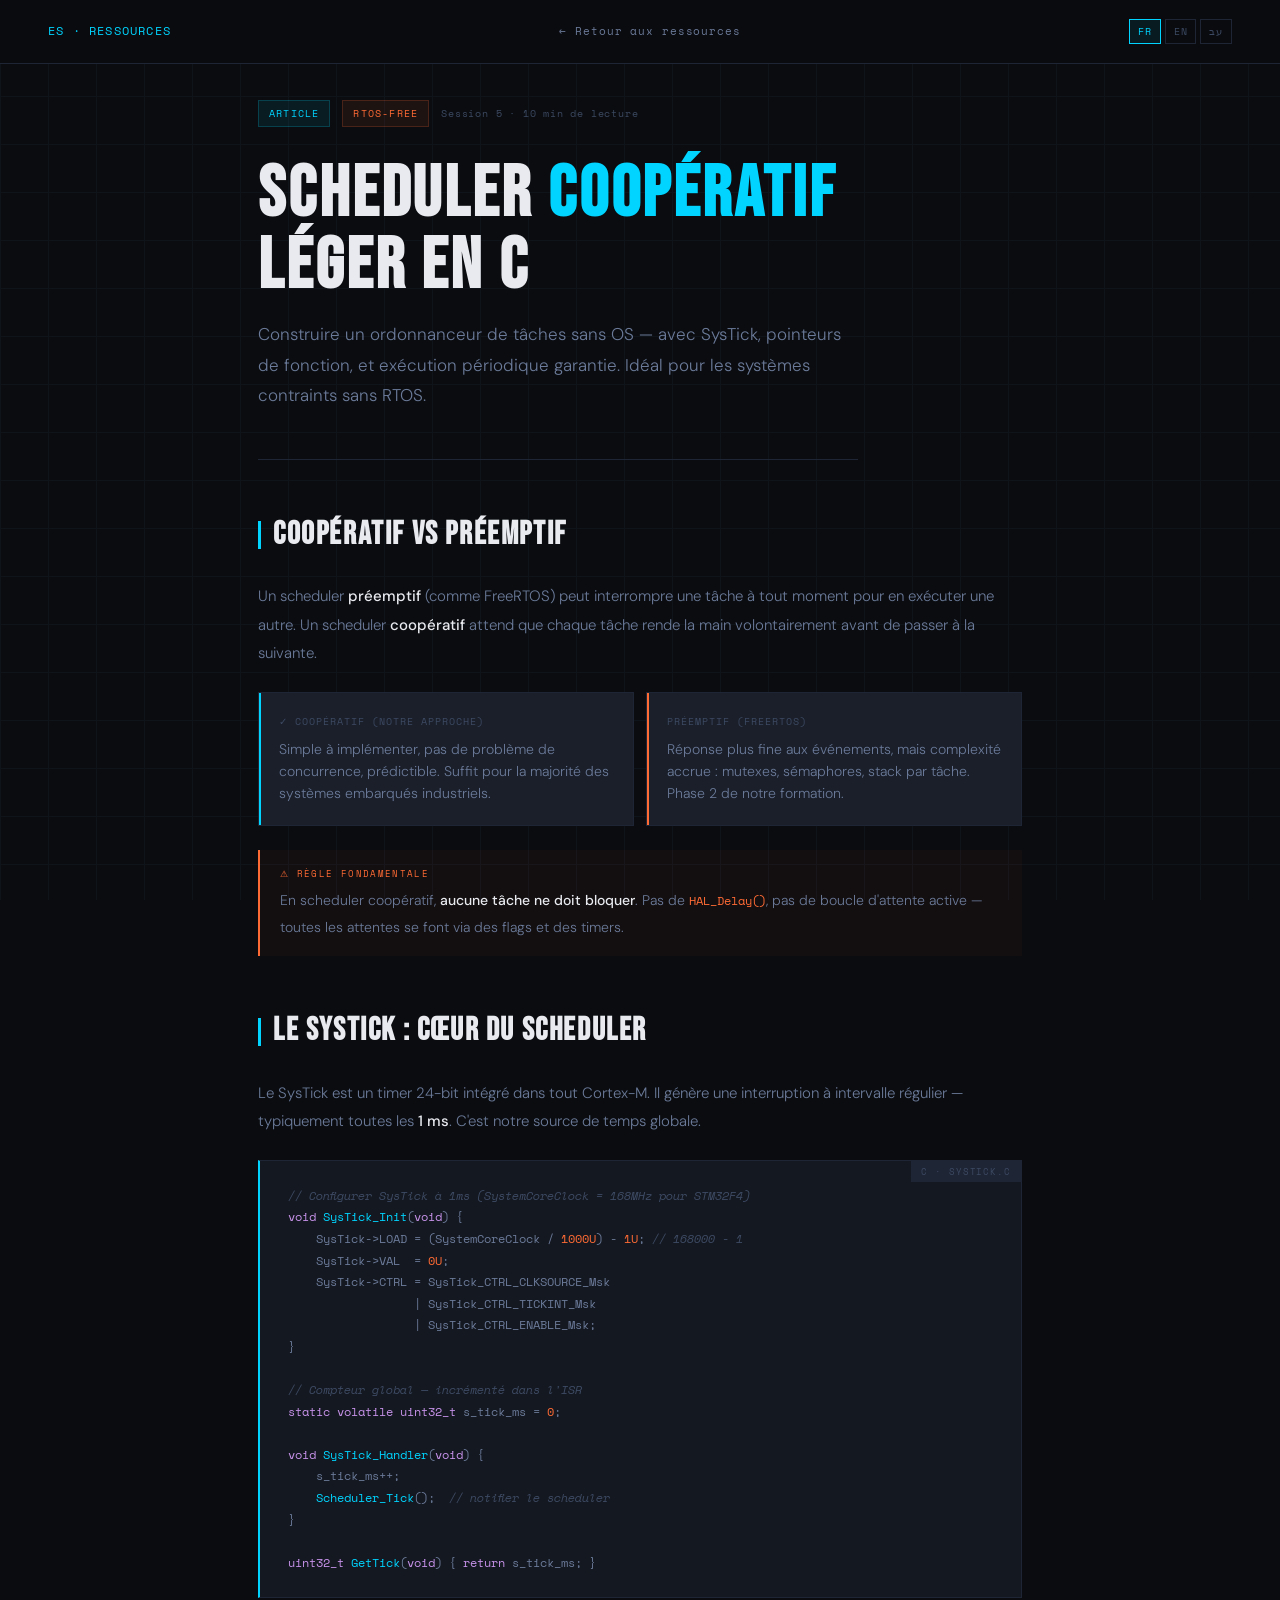
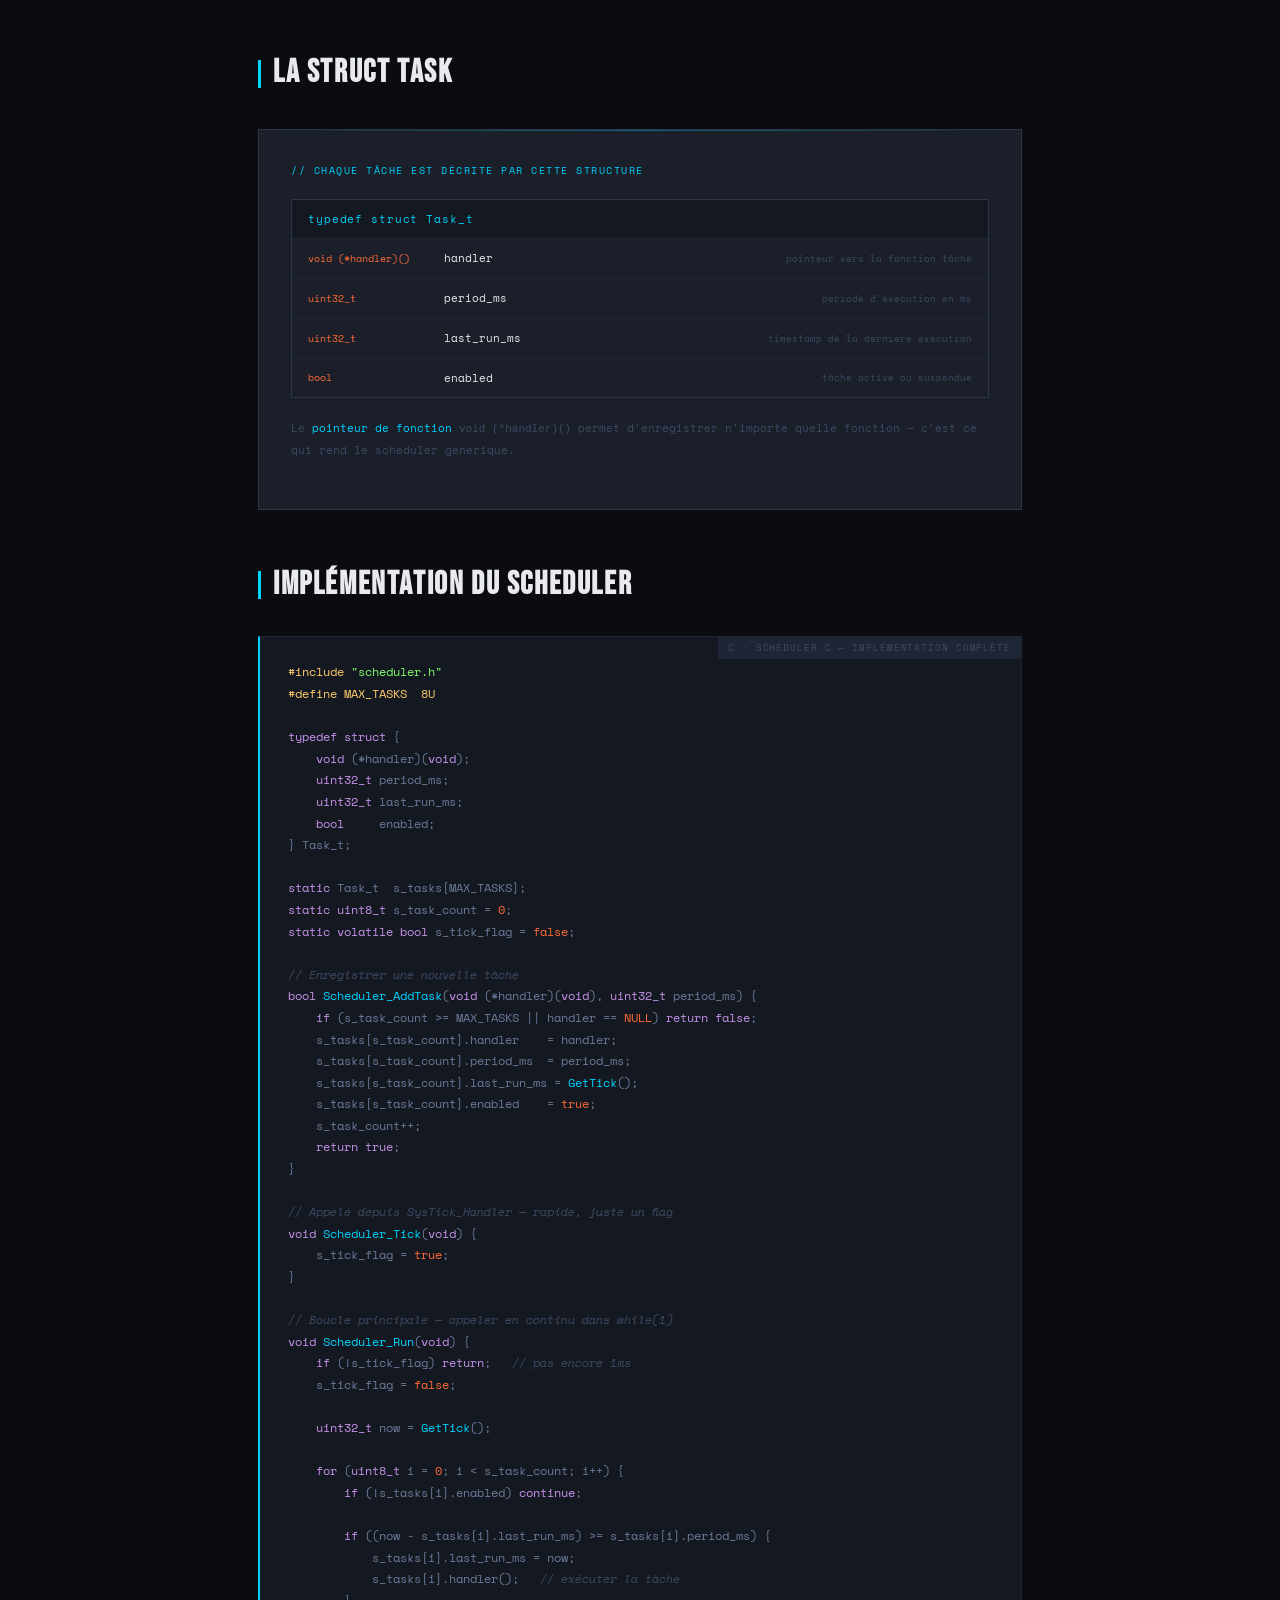
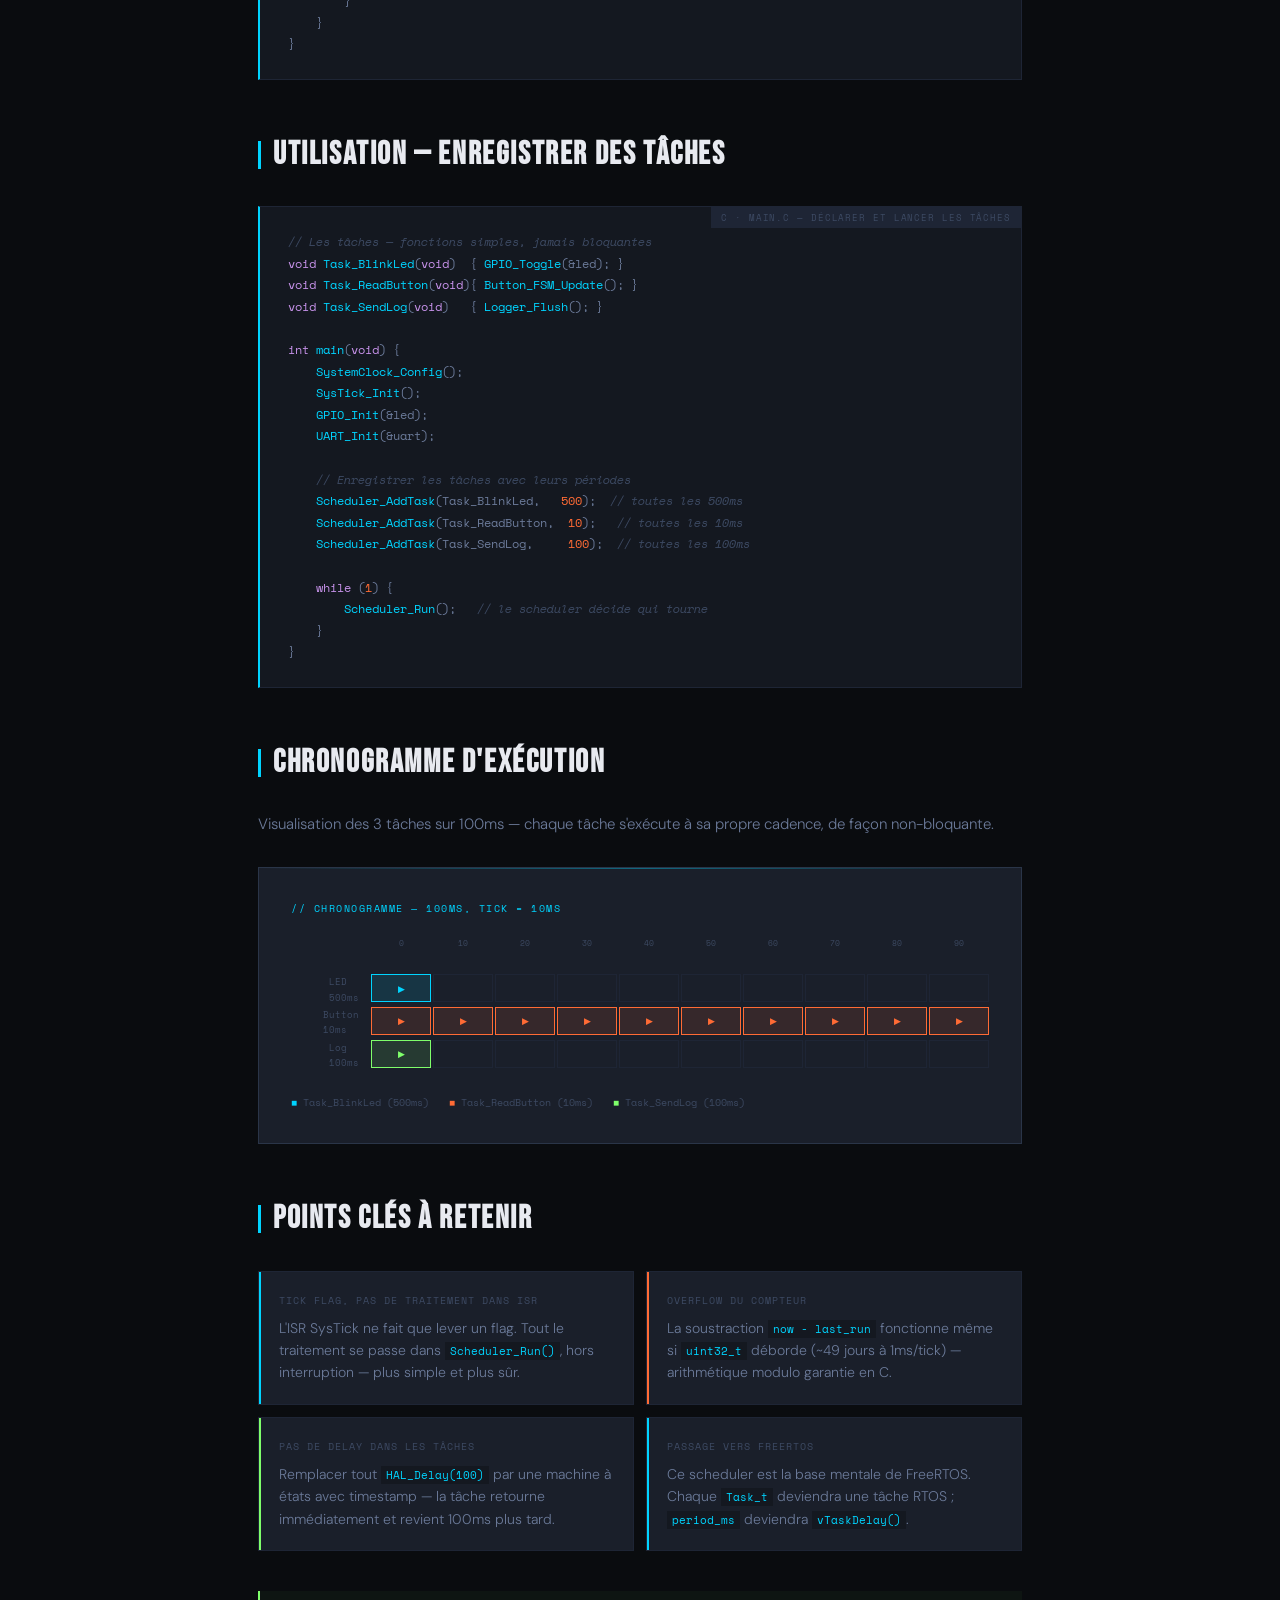
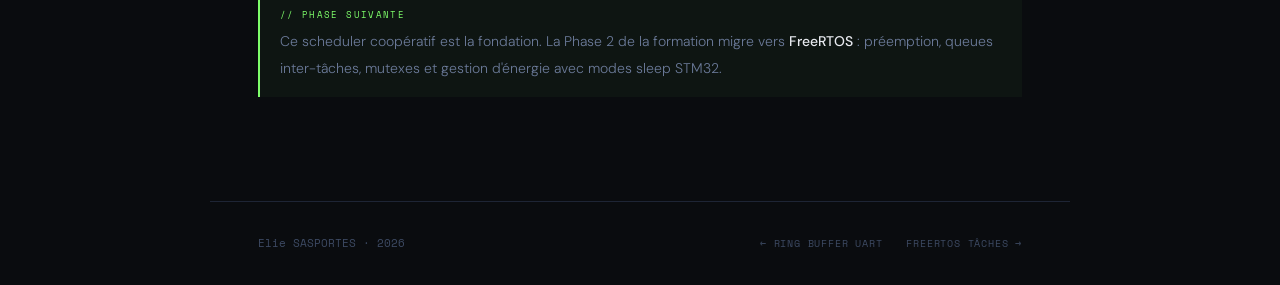
<file: article-scheduler.html>
<!DOCTYPE html>
<html lang="fr">
<head>
<meta charset="UTF-8">
<meta name="viewport" content="width=device-width, initial-scale=1.0">
<title>Scheduler Coopératif — Elie SASPORTES</title>
<link href="https://fonts.googleapis.com/css2?family=Space+Mono:wght@400;700&family=DM+Sans:opsz,wght@9..40,300;9..40,400;9..40,500&family=Bebas+Neue&display=swap" rel="stylesheet">
<style>
  :root{--bg:#0a0c0f;--bg2:#0f1217;--bg3:#141820;--surface:#1a1f2a;--border:#1e2535;--border-bright:#2a3548;--text:#e8eaf0;--text-muted:#6b7a99;--text-dim:#3d4a63;--accent:#00d4ff;--accent2:#ff6b35;--accent3:#7fff6b}
  *,*::before,*::after{box-sizing:border-box;margin:0;padding:0}
  html{scroll-behavior:smooth}
  body{background:var(--bg);color:var(--text);font-family:'DM Sans',sans-serif;font-weight:300;line-height:1.7}
  body::before{content:'';position:fixed;inset:0;background-image:linear-gradient(var(--border) 1px,transparent 1px),linear-gradient(90deg,var(--border) 1px,transparent 1px);background-size:48px 48px;opacity:0.3;pointer-events:none;z-index:0}
  nav{position:fixed;top:0;left:0;right:0;z-index:100;display:flex;align-items:center;justify-content:space-between;padding:0 48px;height:64px;background:rgba(10,12,15,0.9);backdrop-filter:blur(16px);border-bottom:1px solid var(--border)}
  .nav-logo{font-family:'Space Mono',monospace;font-size:12px;color:var(--accent);letter-spacing:0.1em;text-decoration:none;text-transform:uppercase}
  .nav-back{font-family:'Space Mono',monospace;font-size:11px;color:var(--text-muted);text-decoration:none;letter-spacing:0.08em;transition:color 0.2s}
  .nav-back:hover{color:var(--accent)}
  .article-wrap{max-width:860px;margin:0 auto;padding:100px 48px 80px;position:relative;z-index:1}
  .article-meta{display:flex;align-items:center;gap:12px;margin-bottom:32px}
  .meta-tag{font-family:'Space Mono',monospace;font-size:10px;color:var(--accent);background:rgba(0,212,255,0.08);border:1px solid rgba(0,212,255,0.2);padding:4px 10px;letter-spacing:0.12em;text-transform:uppercase}
  .meta-info{font-family:'Space Mono',monospace;font-size:10px;color:var(--text-dim);letter-spacing:0.08em}
  h1{font-family:'Bebas Neue',sans-serif;font-size:clamp(40px,6vw,72px);letter-spacing:0.04em;line-height:1;color:var(--text);margin-bottom:16px}
  h1 em{color:var(--accent);font-style:normal}
  .subtitle{font-size:17px;color:var(--text-muted);max-width:600px;line-height:1.8;margin-bottom:48px;padding-bottom:48px;border-bottom:1px solid var(--border)}
  h2{font-family:'Bebas Neue',sans-serif;font-size:32px;letter-spacing:0.05em;color:var(--text);margin:48px 0 20px;display:flex;align-items:center;gap:12px}
  h2::before{content:'';width:3px;height:28px;background:var(--accent);flex-shrink:0}
  p{font-size:15px;color:var(--text-muted);line-height:1.9;margin-bottom:16px}
  p strong{color:var(--text);font-weight:500}
  .code-block{background:var(--bg3);border:1px solid var(--border);border-left:2px solid var(--accent);padding:24px 28px;margin:24px 0;overflow-x:auto;position:relative}
  .code-block .code-label{position:absolute;top:0;right:0;font-family:'Space Mono',monospace;font-size:9px;color:var(--text-dim);background:var(--border);padding:3px 10px;letter-spacing:0.1em;text-transform:uppercase}
  pre{font-family:'Space Mono',monospace;font-size:12px;line-height:1.8;color:var(--text-muted)}
  .kw{color:#c792ea}.cm{color:var(--text-dim);font-style:italic}.num{color:var(--accent2)}.fn{color:var(--accent)}.str{color:var(--accent3)}.def{color:#ffcb6b}
  .diagram{background:var(--surface);border:1px solid var(--border-bright);padding:32px;margin:28px 0;position:relative;overflow:hidden}
  .diagram::before{content:'';position:absolute;top:0;left:0;right:0;height:1px;background:linear-gradient(90deg,transparent,var(--accent),transparent);opacity:0.4}
  .diagram-title{font-family:'Space Mono',monospace;font-size:10px;color:var(--accent);letter-spacing:0.15em;text-transform:uppercase;margin-bottom:20px}
  .callout{border-left:2px solid var(--accent3);padding:16px 20px;background:rgba(127,255,107,0.04);margin:24px 0}
  .callout-label{font-family:'Space Mono',monospace;font-size:9px;color:var(--accent3);letter-spacing:0.15em;text-transform:uppercase;margin-bottom:6px}
  .callout p{color:var(--text-muted);font-size:14px;margin:0}
  .warn{border-left:2px solid var(--accent2);padding:16px 20px;background:rgba(255,107,53,0.04);margin:24px 0}
  .warn-label{font-family:'Space Mono',monospace;font-size:9px;color:var(--accent2);letter-spacing:0.15em;text-transform:uppercase;margin-bottom:6px}
  .warn p{color:var(--text-muted);font-size:14px;margin:0}
  .concept-grid{display:grid;grid-template-columns:1fr 1fr;gap:12px;margin:24px 0}
  .concept-card{background:var(--surface);border:1px solid var(--border);padding:20px;position:relative;overflow:hidden}
  .concept-card::after{content:'';position:absolute;top:0;left:0;width:2px;height:100%;background:var(--accent)}
  .concept-card:nth-child(2)::after{background:var(--accent2)}
  .concept-card:nth-child(3)::after{background:var(--accent3)}
  .concept-card:nth-child(4)::after{background:var(--accent)}
  .concept-label{font-family:'Space Mono',monospace;font-size:10px;color:var(--text-dim);letter-spacing:0.1em;text-transform:uppercase;margin-bottom:8px}
  .concept-val{font-size:14px;color:var(--text-muted);line-height:1.6}
  .concept-val code{font-family:'Space Mono',monospace;font-size:11px;color:var(--accent);background:var(--bg3);padding:1px 5px}

  /* TIMELINE */
  .timeline{position:relative;margin:24px 0;padding-left:0}
  .timeline-row{display:flex;align-items:stretch;gap:0;margin-bottom:2px}
  .tl-label{font-family:'Space Mono',monospace;font-size:10px;color:var(--text-dim);width:80px;display:flex;align-items:center;justify-content:flex-end;padding-right:12px;flex-shrink:0}
  .tl-track{display:flex;gap:2px;flex:1}
  .tl-cell{height:28px;flex:1;display:flex;align-items:center;justify-content:center;font-family:'Space Mono',monospace;font-size:9px;border:1px solid var(--border);color:var(--text-dim)}
  .tl-cell.task1{background:rgba(0,212,255,0.12);border-color:var(--accent);color:var(--accent)}
  .tl-cell.task2{background:rgba(255,107,53,0.12);border-color:var(--accent2);color:var(--accent2)}
  .tl-cell.task3{background:rgba(127,255,107,0.12);border-color:var(--accent3);color:var(--accent3)}
  .tl-tick{display:flex;gap:2px;flex:1;margin-left:80px;margin-bottom:8px}
  .tl-tick-cell{flex:1;font-family:'Space Mono',monospace;font-size:8px;color:var(--text-dim);text-align:center}

  /* STRUCT TASK */
  .struct-visual{border:1px solid var(--border-bright);margin:20px 0}
  .struct-header{background:var(--bg3);border-bottom:1px solid var(--border);padding:10px 16px;font-family:'Space Mono',monospace;font-size:11px;color:var(--accent);letter-spacing:0.08em}
  .struct-field{display:flex;align-items:center;border-bottom:1px solid var(--border);padding:10px 16px;gap:16px}
  .struct-field:last-child{border-bottom:none}
  .struct-type{font-family:'Space Mono',monospace;font-size:10px;color:var(--accent2);width:120px;flex-shrink:0}
  .struct-name{font-family:'Space Mono',monospace;font-size:11px;color:var(--text);flex:1}
  .struct-desc{font-family:'Space Mono',monospace;font-size:9px;color:var(--text-dim);text-align:right}

  ::-webkit-scrollbar{width:4px}::-webkit-scrollbar-track{background:var(--bg)}::-webkit-scrollbar-thumb{background:var(--border-bright)}
  @media(max-width:640px){.article-wrap{padding:88px 20px 48px}.concept-grid{grid-template-columns:1fr}nav{padding:0 20px}.tl-label{display:none}}
  .art-lang-switcher{display:flex;gap:4px;align-items:center}
  .art-lang-btn{font-family:'Space Mono',monospace;font-size:10px;padding:4px 8px;background:transparent;border:1px solid var(--border);color:var(--text-dim);cursor:pointer;letter-spacing:.08em;transition:all .2s}
  .art-lang-btn:hover{border-color:var(--accent);color:var(--accent)}
  .art-lang-btn.active{border-color:var(--accent);color:var(--accent);background:rgba(0,212,255,0.08)}
</style>
</head>
<body>

<nav>
  <a href="index.html" class="nav-logo">ES <span style="color:var(--text-dim)">·</span> Ressources</a>
  <a href="index.html#resources" class="nav-back">← Retour aux ressources</a>
</nav>

<div class="article-wrap">

  <div class="article-meta">
    <span class="meta-tag">Article</span>
    <span class="meta-tag" style="color:var(--accent2);background:rgba(255,107,53,0.08);border-color:rgba(255,107,53,0.2)">RTOS-free</span>
    <span class="meta-info">Session 5 · 10 min de lecture</span>
  </div>

  <h1>Scheduler <em>Coopératif</em><br>Léger en C</h1>
  <p class="subtitle">Construire un ordonnanceur de tâches sans OS — avec SysTick, pointeurs de fonction, et exécution périodique garantie. Idéal pour les systèmes contraints sans RTOS.</p>

  <!-- ── SECTION 1 ── -->
  <h2>Coopératif vs préemptif</h2>
  <p>Un scheduler <strong>préemptif</strong> (comme FreeRTOS) peut interrompre une tâche à tout moment pour en exécuter une autre. Un scheduler <strong>coopératif</strong> attend que chaque tâche rende la main volontairement avant de passer à la suivante.</p>

  <div class="concept-grid">
    <div class="concept-card">
      <div class="concept-label">✓ Coopératif (notre approche)</div>
      <div class="concept-val">Simple à implémenter, pas de problème de concurrence, prédictible. Suffit pour la majorité des systèmes embarqués industriels.</div>
    </div>
    <div class="concept-card">
      <div class="concept-label">Préemptif (FreeRTOS)</div>
      <div class="concept-val">Réponse plus fine aux événements, mais complexité accrue : mutexes, sémaphores, stack par tâche. Phase 2 de notre formation.</div>
    </div>
  </div>

  <div class="warn">
    <div class="warn-label">⚠ règle fondamentale</div>
    <p>En scheduler coopératif, <strong>aucune tâche ne doit bloquer</strong>. Pas de <code style="font-family:'Space Mono',monospace;color:var(--accent2);font-size:12px">HAL_Delay()</code>, pas de boucle d'attente active — toutes les attentes se font via des flags et des timers.</p>
  </div>

  <!-- ── SECTION 2 ── -->
  <h2>Le SysTick : cœur du scheduler</h2>
  <p>Le SysTick est un timer 24-bit intégré dans tout Cortex-M. Il génère une interruption à intervalle régulier — typiquement toutes les <strong>1 ms</strong>. C'est notre source de temps globale.</p>

  <div class="code-block">
    <span class="code-label">C · systick.c</span>
    <pre><span class="cm">// Configurer SysTick à 1ms (SystemCoreClock = 168MHz pour STM32F4)</span>
<span class="kw">void</span> <span class="fn">SysTick_Init</span>(<span class="kw">void</span>) {
    SysTick-&gt;LOAD = (SystemCoreClock / <span class="num">1000U</span>) - <span class="num">1U</span>; <span class="cm">// 168000 - 1</span>
    SysTick-&gt;VAL  = <span class="num">0U</span>;
    SysTick-&gt;CTRL = SysTick_CTRL_CLKSOURCE_Msk
                  | SysTick_CTRL_TICKINT_Msk
                  | SysTick_CTRL_ENABLE_Msk;
}

<span class="cm">// Compteur global — incrémenté dans l'ISR</span>
<span class="kw">static volatile uint32_t</span> s_tick_ms = <span class="num">0</span>;

<span class="kw">void</span> <span class="fn">SysTick_Handler</span>(<span class="kw">void</span>) {
    s_tick_ms++;
    <span class="fn">Scheduler_Tick</span>();  <span class="cm">// notifier le scheduler</span>
}

<span class="kw">uint32_t</span> <span class="fn">GetTick</span>(<span class="kw">void</span>) { <span class="kw">return</span> s_tick_ms; }</pre>
  </div>

  <!-- ── SECTION 3 ── -->
  <h2>La struct Task</h2>

  <div class="diagram">
    <div class="diagram-title">// Chaque tâche est décrite par cette structure</div>
    <div class="struct-visual">
      <div class="struct-header">typedef struct Task_t</div>
      <div class="struct-field">
        <div class="struct-type">void (*handler)()</div>
        <div class="struct-name">handler</div>
        <div class="struct-desc">pointeur vers la fonction tâche</div>
      </div>
      <div class="struct-field">
        <div class="struct-type">uint32_t</div>
        <div class="struct-name">period_ms</div>
        <div class="struct-desc">période d'exécution en ms</div>
      </div>
      <div class="struct-field">
        <div class="struct-type">uint32_t</div>
        <div class="struct-name">last_run_ms</div>
        <div class="struct-desc">timestamp de la dernière exécution</div>
      </div>
      <div class="struct-field">
        <div class="struct-type">bool</div>
        <div class="struct-name">enabled</div>
        <div class="struct-desc">tâche active ou suspendue</div>
      </div>
    </div>
    <p style="font-family:'Space Mono',monospace;font-size:11px;color:var(--text-dim);margin-top:12px">Le <strong style="color:var(--accent)">pointeur de fonction</strong> <code>void (*handler)()</code> permet d'enregistrer n'importe quelle fonction — c'est ce qui rend le scheduler générique.</p>
  </div>

  <!-- ── SECTION 4 ── -->
  <h2>Implémentation du scheduler</h2>

  <div class="code-block">
    <span class="code-label">C · scheduler.c — implémentation complète</span>
    <pre><span class="def">#include</span> <span class="str">"scheduler.h"</span>
<span class="def">#define MAX_TASKS  8U</span>

<span class="kw">typedef struct</span> {
    <span class="kw">void</span> (*handler)(<span class="kw">void</span>);
    <span class="kw">uint32_t</span> period_ms;
    <span class="kw">uint32_t</span> last_run_ms;
    <span class="kw">bool</span>     enabled;
} Task_t;

<span class="kw">static</span> Task_t  s_tasks[MAX_TASKS];
<span class="kw">static uint8_t</span> s_task_count = <span class="num">0</span>;
<span class="kw">static volatile bool</span> s_tick_flag = <span class="num">false</span>;

<span class="cm">// Enregistrer une nouvelle tâche</span>
<span class="kw">bool</span> <span class="fn">Scheduler_AddTask</span>(<span class="kw">void</span> (*handler)(<span class="kw">void</span>), <span class="kw">uint32_t</span> period_ms) {
    <span class="kw">if</span> (s_task_count &gt;= MAX_TASKS || handler == <span class="num">NULL</span>) <span class="kw">return false</span>;
    s_tasks[s_task_count].handler    = handler;
    s_tasks[s_task_count].period_ms  = period_ms;
    s_tasks[s_task_count].last_run_ms = <span class="fn">GetTick</span>();
    s_tasks[s_task_count].enabled    = <span class="num">true</span>;
    s_task_count++;
    <span class="kw">return true</span>;
}

<span class="cm">// Appelé depuis SysTick_Handler — rapide, juste un flag</span>
<span class="kw">void</span> <span class="fn">Scheduler_Tick</span>(<span class="kw">void</span>) {
    s_tick_flag = <span class="num">true</span>;
}

<span class="cm">// Boucle principale — appeler en continu dans while(1)</span>
<span class="kw">void</span> <span class="fn">Scheduler_Run</span>(<span class="kw">void</span>) {
    <span class="kw">if</span> (!s_tick_flag) <span class="kw">return</span>;   <span class="cm">// pas encore 1ms</span>
    s_tick_flag = <span class="num">false</span>;

    <span class="kw">uint32_t</span> now = <span class="fn">GetTick</span>();

    <span class="kw">for</span> (<span class="kw">uint8_t</span> i = <span class="num">0</span>; i &lt; s_task_count; i++) {
        <span class="kw">if</span> (!s_tasks[i].enabled) <span class="kw">continue</span>;

        <span class="kw">if</span> ((now - s_tasks[i].last_run_ms) &gt;= s_tasks[i].period_ms) {
            s_tasks[i].last_run_ms = now;
            s_tasks[i].handler();   <span class="cm">// exécuter la tâche</span>
        }
    }
}</pre>
  </div>

  <!-- ── SECTION 5 ── -->
  <h2>Utilisation — enregistrer des tâches</h2>

  <div class="code-block">
    <span class="code-label">C · main.c — déclarer et lancer les tâches</span>
    <pre><span class="cm">// Les tâches — fonctions simples, jamais bloquantes</span>
<span class="kw">void</span> <span class="fn">Task_BlinkLed</span>(<span class="kw">void</span>)  { <span class="fn">GPIO_Toggle</span>(&amp;led); }
<span class="kw">void</span> <span class="fn">Task_ReadButton</span>(<span class="kw">void</span>){ <span class="fn">Button_FSM_Update</span>(); }
<span class="kw">void</span> <span class="fn">Task_SendLog</span>(<span class="kw">void</span>)   { <span class="fn">Logger_Flush</span>(); }

<span class="kw">int</span> <span class="fn">main</span>(<span class="kw">void</span>) {
    <span class="fn">SystemClock_Config</span>();
    <span class="fn">SysTick_Init</span>();
    <span class="fn">GPIO_Init</span>(&amp;led);
    <span class="fn">UART_Init</span>(&amp;uart);

    <span class="cm">// Enregistrer les tâches avec leurs périodes</span>
    <span class="fn">Scheduler_AddTask</span>(Task_BlinkLed,   <span class="num">500</span>);  <span class="cm">// toutes les 500ms</span>
    <span class="fn">Scheduler_AddTask</span>(Task_ReadButton,  <span class="num">10</span>);   <span class="cm">// toutes les 10ms</span>
    <span class="fn">Scheduler_AddTask</span>(Task_SendLog,     <span class="num">100</span>);  <span class="cm">// toutes les 100ms</span>

    <span class="kw">while</span> (<span class="num">1</span>) {
        <span class="fn">Scheduler_Run</span>();   <span class="cm">// le scheduler décide qui tourne</span>
    }
}</pre>
  </div>

  <!-- ── SECTION 6 ── -->
  <h2>Chronogramme d'exécution</h2>
  <p>Visualisation des 3 tâches sur 100ms — chaque tâche s'exécute à sa propre cadence, de façon non-bloquante.</p>

  <div class="diagram">
    <div class="diagram-title">// Chronogramme — 100ms, tick = 10ms</div>
    <div class="tl-tick">
      <div class="tl-tick-cell">0</div><div class="tl-tick-cell">10</div><div class="tl-tick-cell">20</div>
      <div class="tl-tick-cell">30</div><div class="tl-tick-cell">40</div><div class="tl-tick-cell">50</div>
      <div class="tl-tick-cell">60</div><div class="tl-tick-cell">70</div><div class="tl-tick-cell">80</div>
      <div class="tl-tick-cell">90</div>
    </div>
    <div class="timeline">
      <div class="timeline-row">
        <div class="tl-label" style="font-size:9px">LED<br>500ms</div>
        <div class="tl-track">
          <div class="tl-cell task1">▶</div>
          <div class="tl-cell"></div><div class="tl-cell"></div><div class="tl-cell"></div>
          <div class="tl-cell"></div><div class="tl-cell"></div><div class="tl-cell"></div>
          <div class="tl-cell"></div><div class="tl-cell"></div><div class="tl-cell"></div>
        </div>
      </div>
      <div class="timeline-row" style="margin-top:2px">
        <div class="tl-label" style="font-size:9px">Button<br>10ms</div>
        <div class="tl-track">
          <div class="tl-cell task2">▶</div><div class="tl-cell task2">▶</div><div class="tl-cell task2">▶</div>
          <div class="tl-cell task2">▶</div><div class="tl-cell task2">▶</div><div class="tl-cell task2">▶</div>
          <div class="tl-cell task2">▶</div><div class="tl-cell task2">▶</div><div class="tl-cell task2">▶</div>
          <div class="tl-cell task2">▶</div>
        </div>
      </div>
      <div class="timeline-row" style="margin-top:2px">
        <div class="tl-label" style="font-size:9px">Log<br>100ms</div>
        <div class="tl-track">
          <div class="tl-cell task3">▶</div>
          <div class="tl-cell"></div><div class="tl-cell"></div><div class="tl-cell"></div>
          <div class="tl-cell"></div><div class="tl-cell"></div><div class="tl-cell"></div>
          <div class="tl-cell"></div><div class="tl-cell"></div><div class="tl-cell"></div>
        </div>
      </div>
    </div>
    <div style="font-family:'Space Mono',monospace;font-size:10px;color:var(--text-dim);margin-top:16px;display:flex;gap:20px">
      <div><span style="color:var(--accent)">■</span> Task_BlinkLed (500ms)</div>
      <div><span style="color:var(--accent2)">■</span> Task_ReadButton (10ms)</div>
      <div><span style="color:var(--accent3)">■</span> Task_SendLog (100ms)</div>
    </div>
  </div>

  <!-- ── SECTION 7 ── -->
  <h2>Points clés à retenir</h2>

  <div class="concept-grid">
    <div class="concept-card">
      <div class="concept-label">Tick flag, pas de traitement dans ISR</div>
      <div class="concept-val">L'ISR SysTick ne fait que lever un flag. Tout le traitement se passe dans <code>Scheduler_Run()</code>, hors interruption — plus simple et plus sûr.</div>
    </div>
    <div class="concept-card">
      <div class="concept-label">Overflow du compteur</div>
      <div class="concept-val">La soustraction <code>now - last_run</code> fonctionne même si <code>uint32_t</code> déborde (~49 jours à 1ms/tick) — arithmétique modulo garantie en C.</div>
    </div>
    <div class="concept-card">
      <div class="concept-label">Pas de delay dans les tâches</div>
      <div class="concept-val">Remplacer tout <code>HAL_Delay(100)</code> par une machine à états avec timestamp — la tâche retourne immédiatement et revient 100ms plus tard.</div>
    </div>
    <div class="concept-card">
      <div class="concept-label">Passage vers FreeRTOS</div>
      <div class="concept-val">Ce scheduler est la base mentale de FreeRTOS. Chaque <code>Task_t</code> deviendra une tâche RTOS ; <code>period_ms</code> deviendra <code>vTaskDelay()</code>.</div>
    </div>
  </div>

  <div class="callout" style="margin-top:40px">
    <div class="callout-label">// phase suivante</div>
    <p>Ce scheduler coopératif est la fondation. La Phase 2 de la formation migre vers <strong>FreeRTOS</strong> : préemption, queues inter-tâches, mutexes et gestion d'énergie avec modes sleep STM32.</p>
  </div>

</div>

<footer style="max-width:860px;margin:0 auto;padding:32px 48px;border-top:1px solid var(--border);display:flex;justify-content:space-between;align-items:center;position:relative;z-index:1">
  <div style="font-family:'Space Mono',monospace;font-size:11px;color:var(--text-dim)">Elie SASPORTES · 2026</div>
  <div style="display:flex;gap:24px">
    <a href="article-uart.html" style="font-family:'Space Mono',monospace;font-size:10px;color:var(--text-dim);text-decoration:none;letter-spacing:0.08em;text-transform:uppercase" onmouseover="this.style.color='var(--accent)'" onmouseout="this.style.color='var(--text-dim)'">← Ring Buffer UART</a>
    <a href="article-freertos-tasks.html" style="font-family:'Space Mono',monospace;font-size:10px;color:var(--text-dim);text-decoration:none;letter-spacing:0.08em;text-transform:uppercase" onmouseover="this.style.color='var(--accent)'" onmouseout="this.style.color='var(--text-dim)'">FreeRTOS Tâches →</a>
  </div>
</footer>

<script src="article-lang.js"></script>
</body>
</html>
</file>
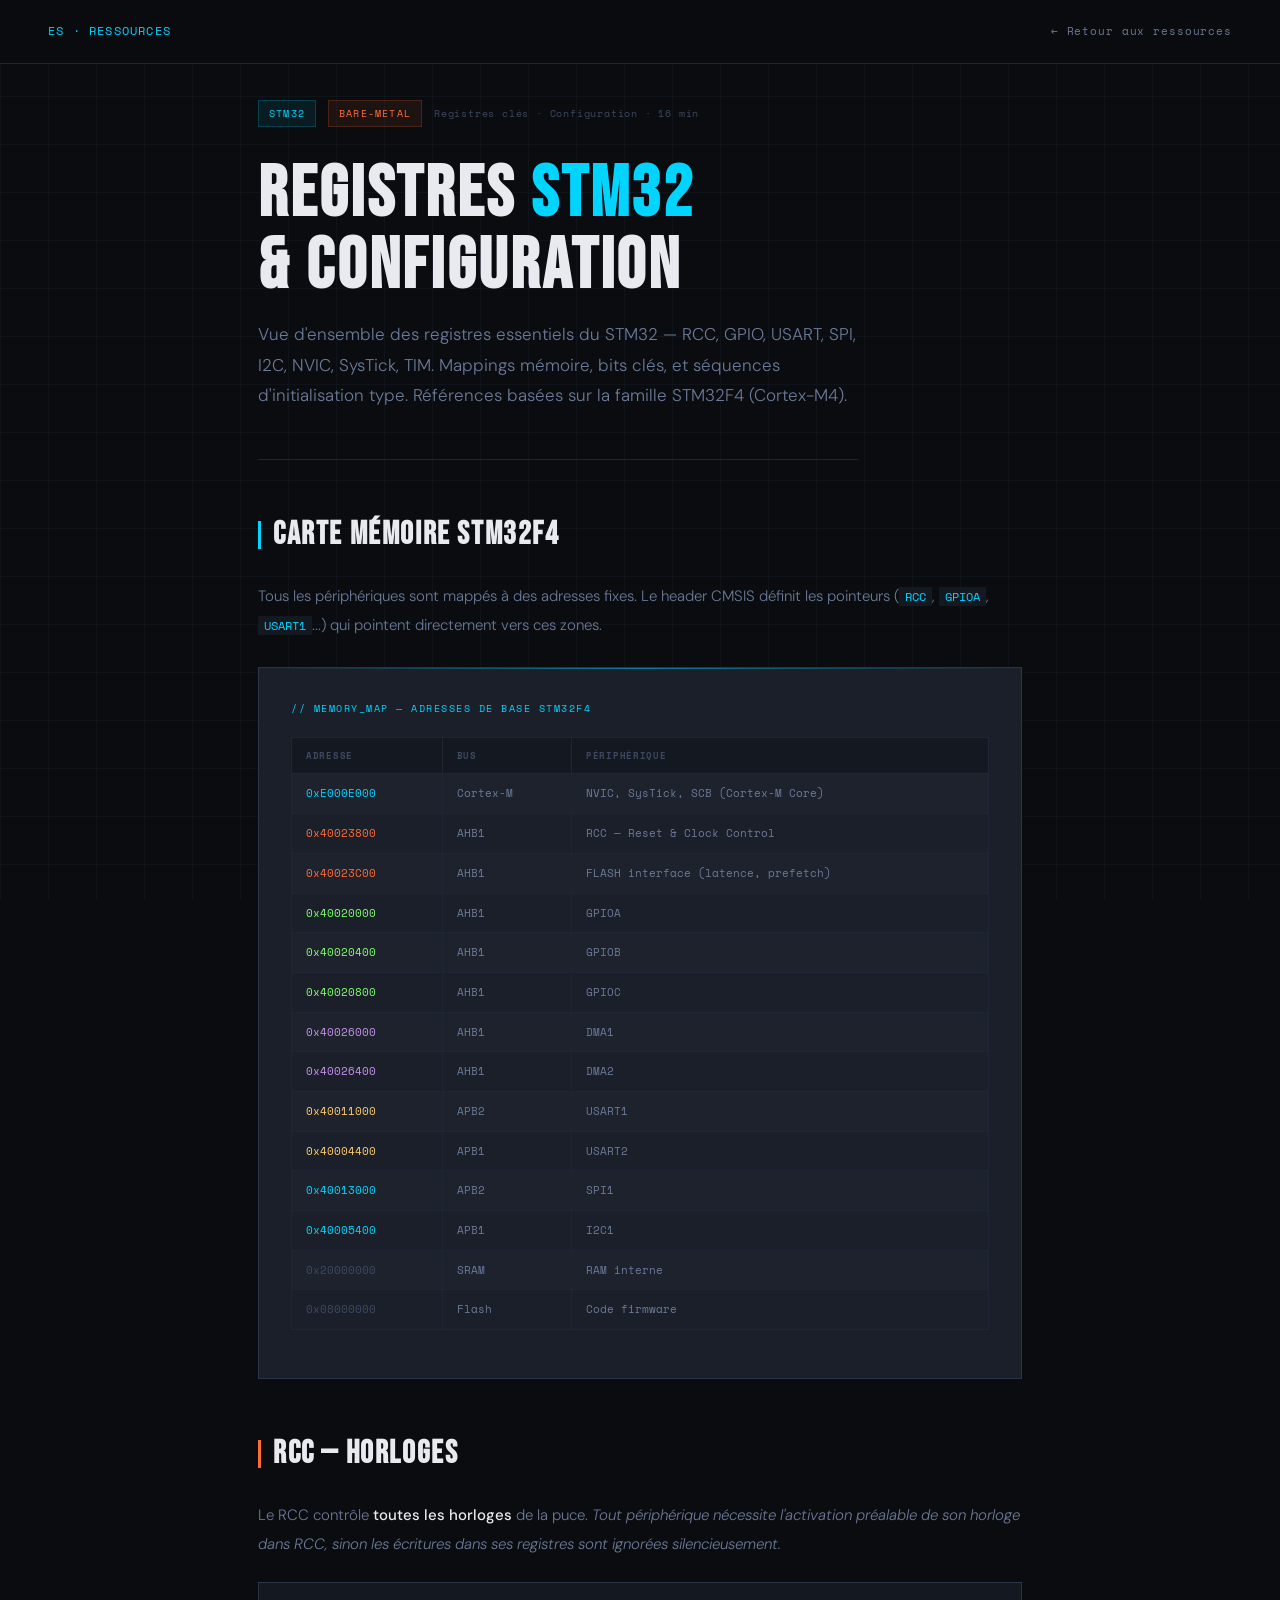
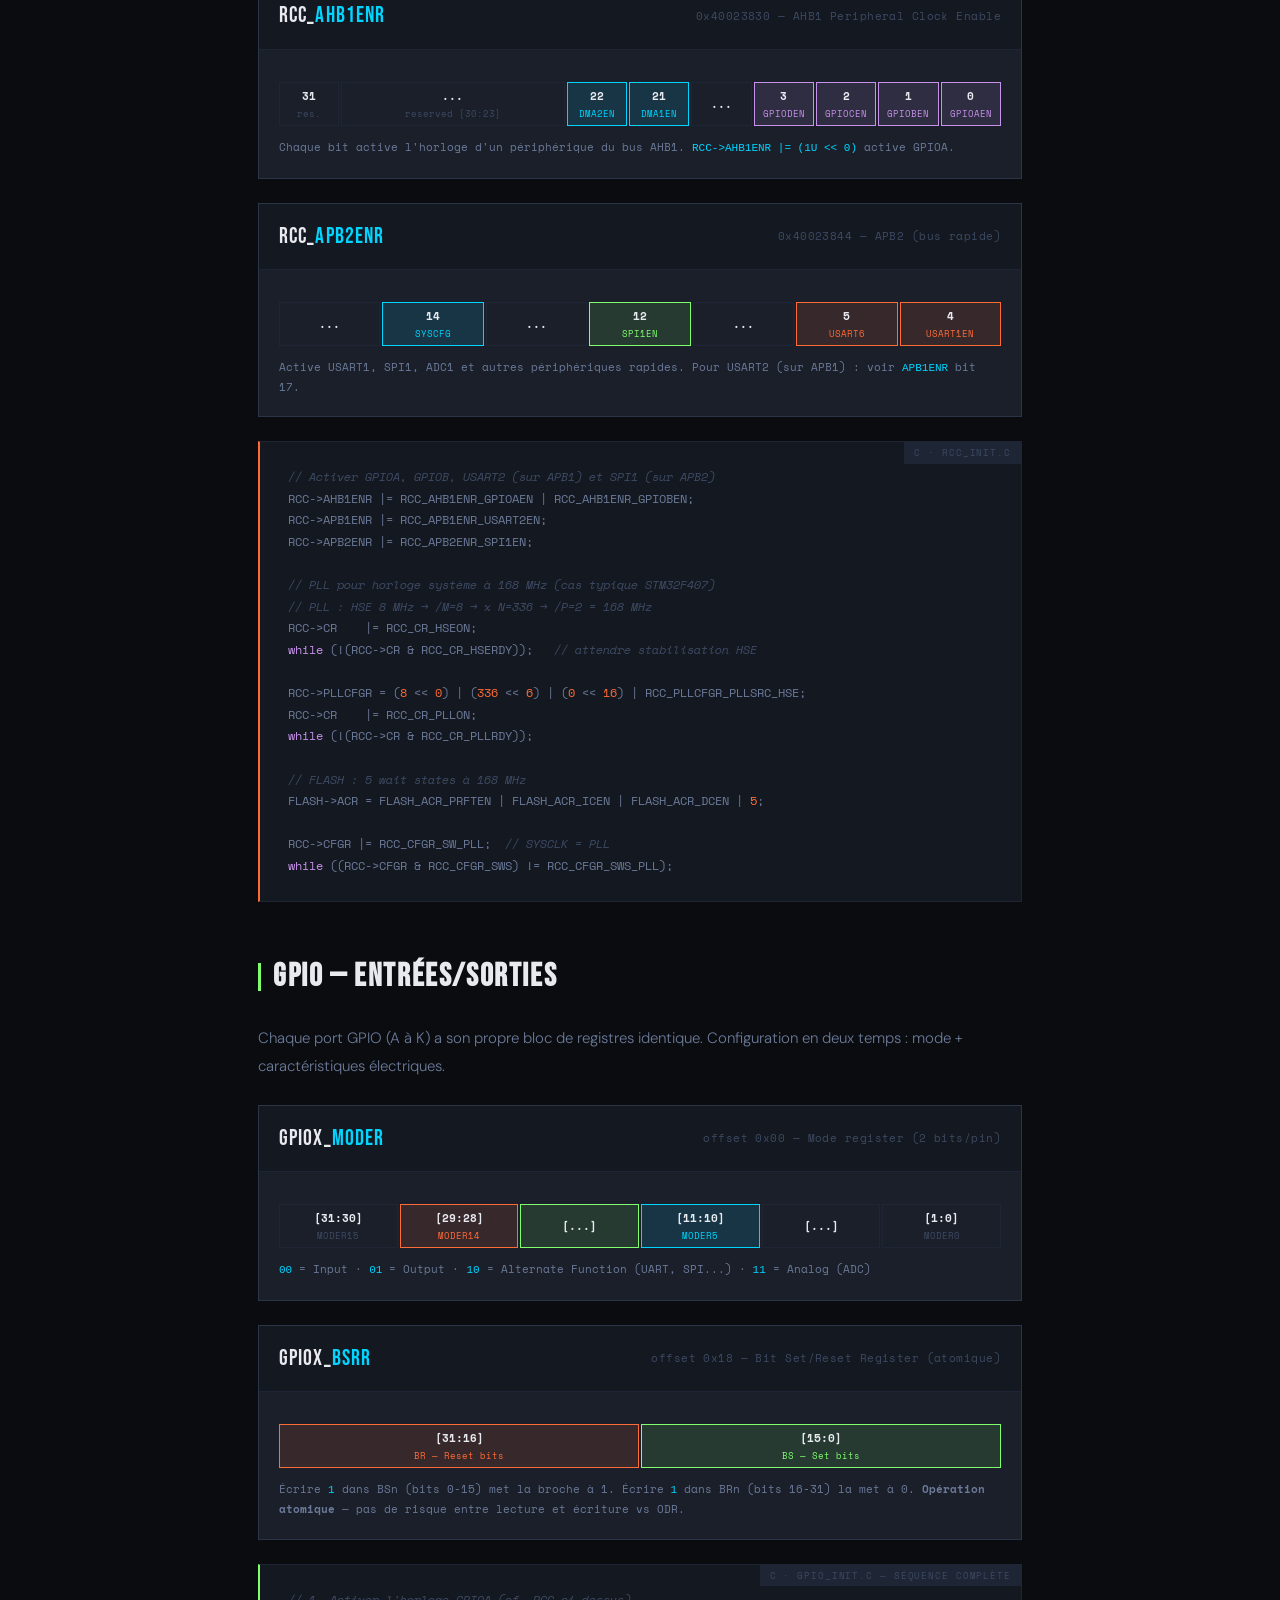
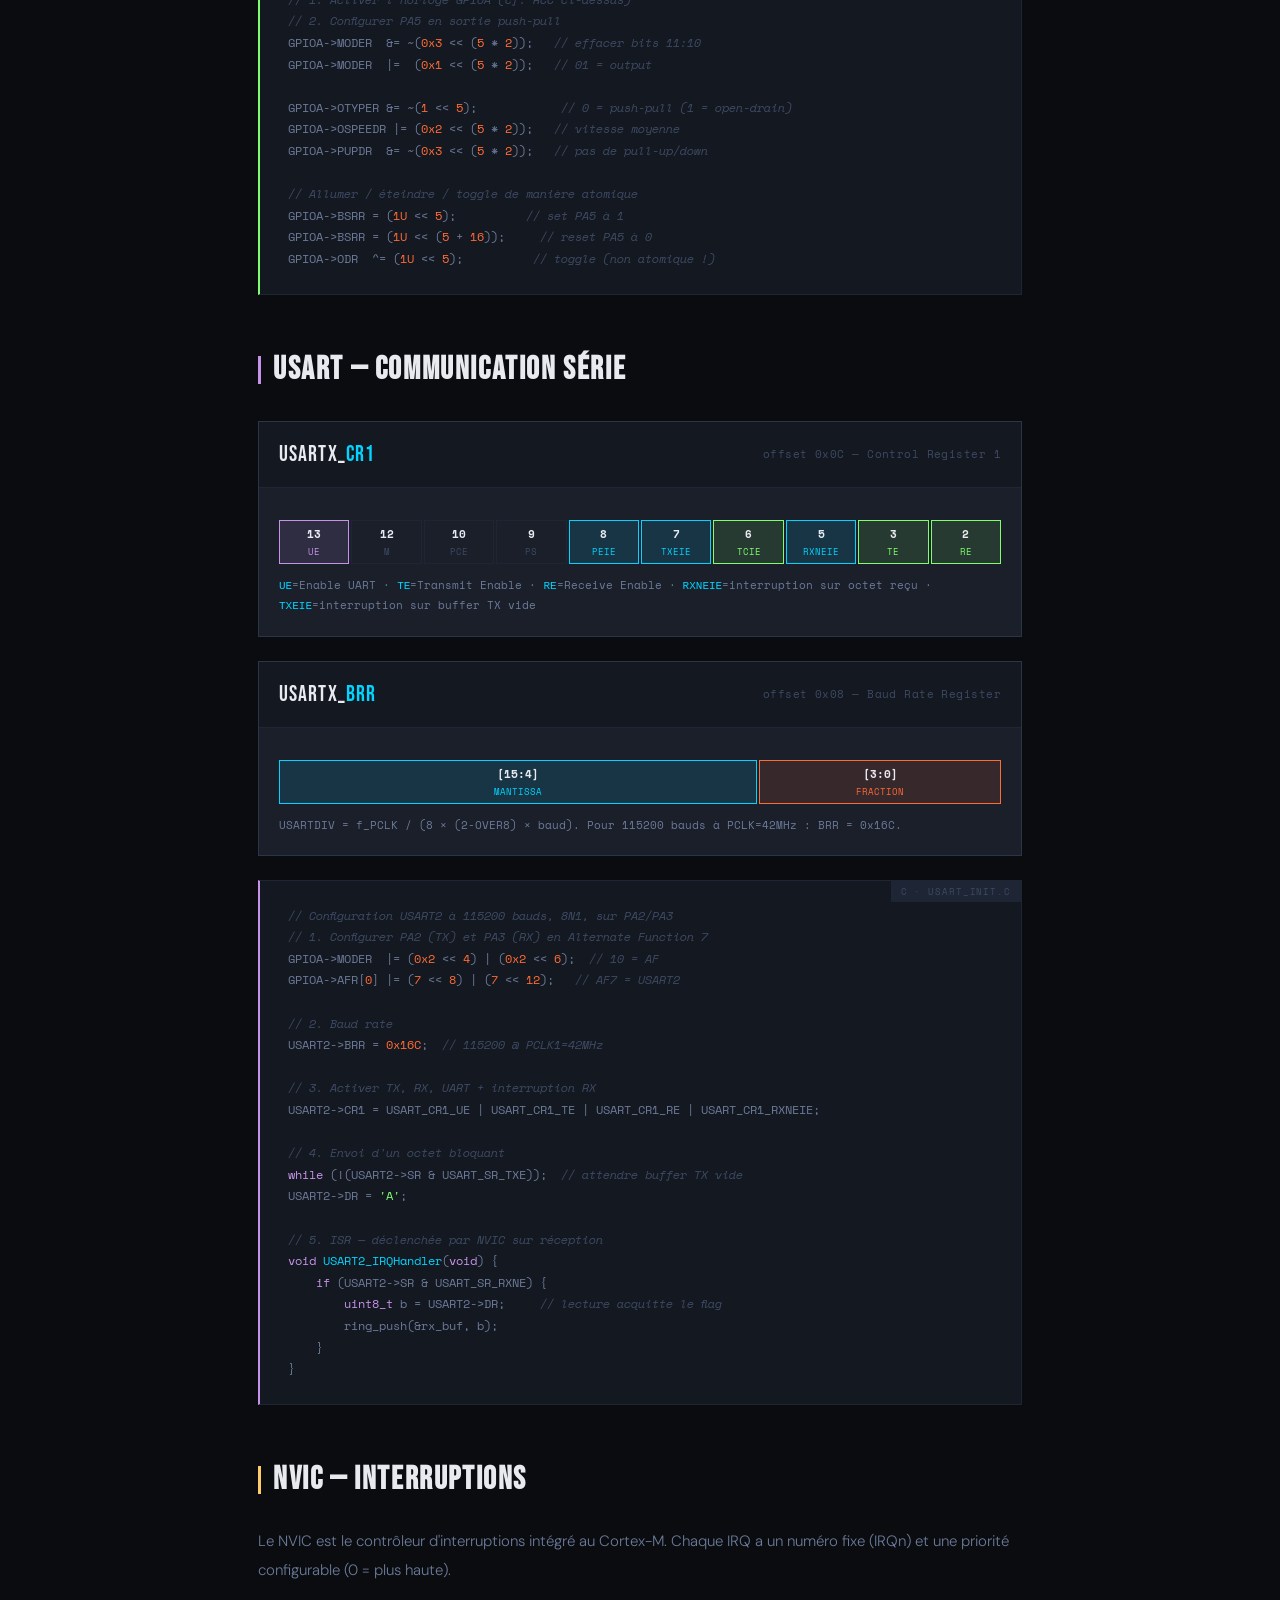
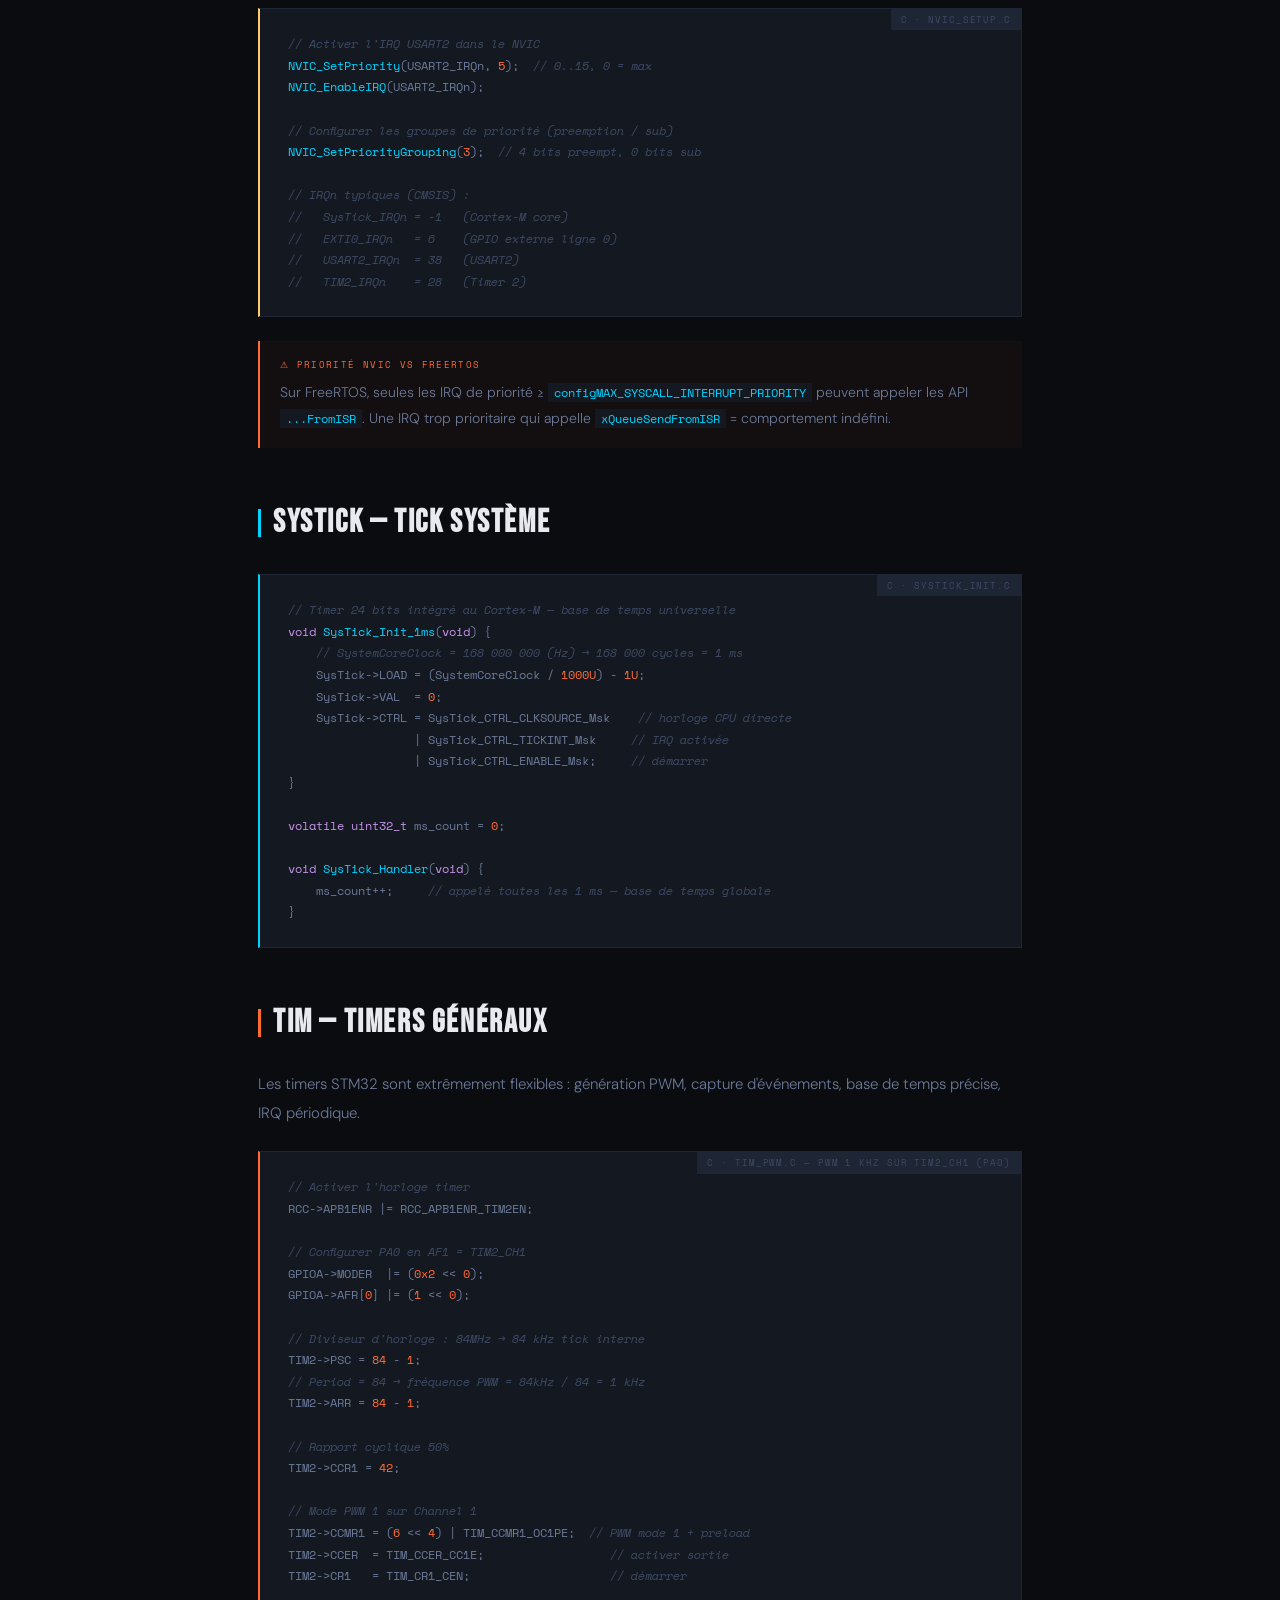
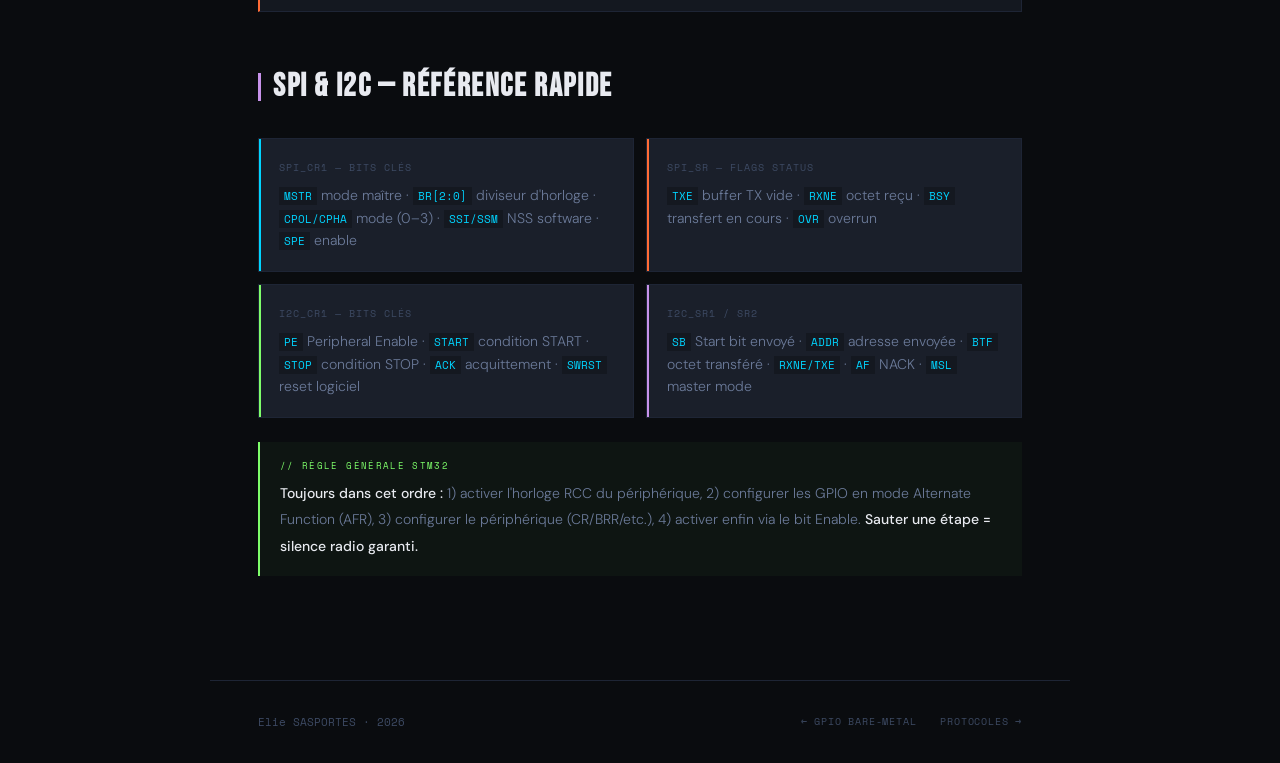
<file: article-stm32-registers.html>
<!DOCTYPE html>
<html lang="fr">
<head>
<meta charset="UTF-8">
<meta name="viewport" content="width=device-width, initial-scale=1.0">
<title>Registres STM32 — Elie SASPORTES</title>
<link href="https://fonts.googleapis.com/css2?family=Space+Mono:wght@400;700&family=DM+Sans:opsz,wght@9..40,300;9..40,400;9..40,500&family=Bebas+Neue&display=swap" rel="stylesheet">
<link rel="stylesheet" href="article-style.css">
<style>
  /* REGISTER VIEW */
  .reg-block { background: var(--surface); border: 1px solid var(--border-bright); margin: 24px 0; }
  .reg-header { background: var(--bg3); padding: 14px 20px; border-bottom: 1px solid var(--border); display: flex; align-items: center; justify-content: space-between; }
  .reg-name { font-family: 'Bebas Neue', sans-serif; font-size: 22px; color: var(--text); letter-spacing: 0.05em; }
  .reg-name span { color: var(--accent); }
  .reg-addr { font-family: 'Space Mono', monospace; font-size: 11px; color: var(--text-dim); letter-spacing: 0.04em; }
  .reg-body { padding: 20px; }
  .reg-bits { display: flex; gap: 2px; margin: 12px 0; flex-wrap: wrap; }
  .reg-bit { min-height: 36px; flex: 1; min-width: 36px; display: flex; flex-direction: column; align-items: center; justify-content: center; font-family: 'Space Mono', monospace; font-size: 9px; border: 1px solid var(--border); color: var(--text-dim); padding: 4px 2px; }
  .reg-bit.on    { background: rgba(0,212,255,0.12);  border-color: var(--accent);  color: var(--accent); }
  .reg-bit.red   { background: rgba(255,107,53,0.12); border-color: var(--accent2); color: var(--accent2); }
  .reg-bit.green { background: rgba(127,255,107,0.12);border-color: var(--accent3); color: var(--accent3); }
  .reg-bit.purp  { background: rgba(199,146,234,0.12);border-color: var(--accent4); color: var(--accent4); }
  .reg-bit.x2    { flex: 2; }
  .reg-bit.x3    { flex: 3; }
  .reg-bit.x4    { flex: 4; }
  .reg-bit b     { color: var(--text); font-size: 11px; }
  .reg-desc { font-family: 'Space Mono', monospace; font-size: 11px; color: var(--text-muted); line-height: 1.7; }
  .reg-desc code { color: var(--accent); }
</style>
</head>
<body>
<nav>
  <a href="index.html" class="nav-logo">ES · Ressources</a>
  <a href="index.html#resources" class="nav-back">← Retour aux ressources</a>
</nav>
<div class="article-wrap">
  <div class="article-meta">
    <span class="meta-tag mt-blue">STM32</span>
    <span class="meta-tag mt-red">Bare-Metal</span>
    <span class="meta-info">Registres clés · Configuration · 16 min</span>
  </div>
  <h1>Registres <em class="blue">STM32</em><br>&amp; Configuration</h1>
  <p class="subtitle">Vue d'ensemble des registres essentiels du STM32 — RCC, GPIO, USART, SPI, I2C, NVIC, SysTick, TIM. Mappings mémoire, bits clés, et séquences d'initialisation type. Références basées sur la famille STM32F4 (Cortex-M4).</p>

  <!-- ── MEMORY MAP ── -->
  <h2 class="h-blue">Carte mémoire STM32F4</h2>
  <p>Tous les périphériques sont mappés à des adresses fixes. Le header CMSIS définit les pointeurs (<code>RCC</code>, <code>GPIOA</code>, <code>USART1</code>...) qui pointent directement vers ces zones.</p>

  <div class="diagram d-blue">
    <div class="diagram-title">// memory_map — adresses de base STM32F4</div>
    <table class="t-data">
      <tr><th>Adresse</th><th>Bus</th><th>Périphérique</th></tr>
      <tr><td class="acc">0xE000E000</td><td>Cortex-M</td><td>NVIC, SysTick, SCB (Cortex-M Core)</td></tr>
      <tr><td class="acc2">0x40023800</td><td>AHB1</td><td>RCC — Reset &amp; Clock Control</td></tr>
      <tr><td class="acc2">0x40023C00</td><td>AHB1</td><td>FLASH interface (latence, prefetch)</td></tr>
      <tr><td class="acc3">0x40020000</td><td>AHB1</td><td>GPIOA</td></tr>
      <tr><td class="acc3">0x40020400</td><td>AHB1</td><td>GPIOB</td></tr>
      <tr><td class="acc3">0x40020800</td><td>AHB1</td><td>GPIOC</td></tr>
      <tr><td class="acc4">0x40026000</td><td>AHB1</td><td>DMA1</td></tr>
      <tr><td class="acc4">0x40026400</td><td>AHB1</td><td>DMA2</td></tr>
      <tr><td class="acc5">0x40011000</td><td>APB2</td><td>USART1</td></tr>
      <tr><td class="acc5">0x40004400</td><td>APB1</td><td>USART2</td></tr>
      <tr><td class="acc">0x40013000</td><td>APB2</td><td>SPI1</td></tr>
      <tr><td class="acc">0x40005400</td><td>APB1</td><td>I2C1</td></tr>
      <tr><td class="dim">0x20000000</td><td>SRAM</td><td>RAM interne</td></tr>
      <tr><td class="dim">0x08000000</td><td>Flash</td><td>Code firmware</td></tr>
    </table>
  </div>

  <!-- ── RCC ── -->
  <h2 class="h-red">RCC — Horloges</h2>
  <p>Le RCC contrôle <strong>toutes les horloges</strong> de la puce. <em>Tout périphérique nécessite l'activation préalable de son horloge dans RCC, sinon les écritures dans ses registres sont ignorées silencieusement.</em></p>

  <div class="reg-block">
    <div class="reg-header">
      <div class="reg-name">RCC_<span>AHB1ENR</span></div>
      <div class="reg-addr">0x40023830 — AHB1 Peripheral Clock Enable</div>
    </div>
    <div class="reg-body">
      <div class="reg-bits">
        <div class="reg-bit"><b>31</b>res.</div>
        <div class="reg-bit x4"><b>...</b>reserved [30:23]</div>
        <div class="reg-bit on"><b>22</b>DMA2EN</div>
        <div class="reg-bit on"><b>21</b>DMA1EN</div>
        <div class="reg-bit"><b>...</b></div>
        <div class="reg-bit purp"><b>3</b>GPIODEN</div>
        <div class="reg-bit purp"><b>2</b>GPIOCEN</div>
        <div class="reg-bit purp"><b>1</b>GPIOBEN</div>
        <div class="reg-bit purp"><b>0</b>GPIOAEN</div>
      </div>
      <div class="reg-desc">Chaque bit active l'horloge d'un périphérique du bus AHB1. <code>RCC-&gt;AHB1ENR |= (1U &lt;&lt; 0)</code> active GPIOA.</div>
    </div>
  </div>

  <div class="reg-block">
    <div class="reg-header">
      <div class="reg-name">RCC_<span>APB2ENR</span></div>
      <div class="reg-addr">0x40023844 — APB2 (bus rapide)</div>
    </div>
    <div class="reg-body">
      <div class="reg-bits">
        <div class="reg-bit"><b>...</b></div>
        <div class="reg-bit on"><b>14</b>SYSCFG</div>
        <div class="reg-bit"><b>...</b></div>
        <div class="reg-bit green"><b>12</b>SPI1EN</div>
        <div class="reg-bit"><b>...</b></div>
        <div class="reg-bit red"><b>5</b>USART6</div>
        <div class="reg-bit red"><b>4</b>USART1EN</div>
      </div>
      <div class="reg-desc">Active USART1, SPI1, ADC1 et autres périphériques rapides. Pour USART2 (sur APB1) : voir <code>APB1ENR</code> bit 17.</div>
    </div>
  </div>

  <div class="code-block cb-red">
    <span class="code-label">C · rcc_init.c</span>
    <pre><span class="cm">// Activer GPIOA, GPIOB, USART2 (sur APB1) et SPI1 (sur APB2)</span>
RCC-&gt;AHB1ENR |= RCC_AHB1ENR_GPIOAEN | RCC_AHB1ENR_GPIOBEN;
RCC-&gt;APB1ENR |= RCC_APB1ENR_USART2EN;
RCC-&gt;APB2ENR |= RCC_APB2ENR_SPI1EN;

<span class="cm">// PLL pour horloge système à 168 MHz (cas typique STM32F407)</span>
<span class="cm">// PLL : HSE 8 MHz → /M=8 → x N=336 → /P=2 = 168 MHz</span>
RCC-&gt;CR    |= RCC_CR_HSEON;
<span class="kw">while</span> (!(RCC-&gt;CR &amp; RCC_CR_HSERDY));   <span class="cm">// attendre stabilisation HSE</span>

RCC-&gt;PLLCFGR = (<span class="num">8</span> &lt;&lt; <span class="num">0</span>) | (<span class="num">336</span> &lt;&lt; <span class="num">6</span>) | (<span class="num">0</span> &lt;&lt; <span class="num">16</span>) | RCC_PLLCFGR_PLLSRC_HSE;
RCC-&gt;CR    |= RCC_CR_PLLON;
<span class="kw">while</span> (!(RCC-&gt;CR &amp; RCC_CR_PLLRDY));

<span class="cm">// FLASH : 5 wait states à 168 MHz</span>
FLASH-&gt;ACR = FLASH_ACR_PRFTEN | FLASH_ACR_ICEN | FLASH_ACR_DCEN | <span class="num">5</span>;

RCC-&gt;CFGR |= RCC_CFGR_SW_PLL;  <span class="cm">// SYSCLK = PLL</span>
<span class="kw">while</span> ((RCC-&gt;CFGR &amp; RCC_CFGR_SWS) != RCC_CFGR_SWS_PLL);</pre>
  </div>

  <!-- ── GPIO ── -->
  <h2 class="h-green">GPIO — Entrées/Sorties</h2>
  <p>Chaque port GPIO (A à K) a son propre bloc de registres identique. Configuration en deux temps : mode + caractéristiques électriques.</p>

  <div class="reg-block">
    <div class="reg-header">
      <div class="reg-name">GPIOx_<span>MODER</span></div>
      <div class="reg-addr">offset 0x00 — Mode register (2 bits/pin)</div>
    </div>
    <div class="reg-body">
      <div class="reg-bits">
        <div class="reg-bit x2"><b>[31:30]</b>MODER15</div>
        <div class="reg-bit x2 red"><b>[29:28]</b>MODER14</div>
        <div class="reg-bit x2 green"><b>[...]</b></div>
        <div class="reg-bit x2 on"><b>[11:10]</b>MODER5</div>
        <div class="reg-bit x2"><b>[...]</b></div>
        <div class="reg-bit x2"><b>[1:0]</b>MODER0</div>
      </div>
      <div class="reg-desc">
        <code>00</code> = Input · <code>01</code> = Output · <code>10</code> = Alternate Function (UART, SPI...) · <code>11</code> = Analog (ADC)
      </div>
    </div>
  </div>

  <div class="reg-block">
    <div class="reg-header">
      <div class="reg-name">GPIOx_<span>BSRR</span></div>
      <div class="reg-addr">offset 0x18 — Bit Set/Reset Register (atomique)</div>
    </div>
    <div class="reg-body">
      <div class="reg-bits">
        <div class="reg-bit red x4"><b>[31:16]</b>BR — Reset bits</div>
        <div class="reg-bit green x4"><b>[15:0]</b>BS — Set bits</div>
      </div>
      <div class="reg-desc">Écrire <code>1</code> dans BSn (bits 0-15) met la broche à 1. Écrire <code>1</code> dans BRn (bits 16-31) la met à 0. <strong>Opération atomique</strong> — pas de risque entre lecture et écriture vs ODR.</div>
    </div>
  </div>

  <div class="code-block cb-green">
    <span class="code-label">C · gpio_init.c — séquence complète</span>
    <pre><span class="cm">// 1. Activer l'horloge GPIOA (cf. RCC ci-dessus)</span>
<span class="cm">// 2. Configurer PA5 en sortie push-pull</span>
GPIOA-&gt;MODER  &amp;= ~(<span class="num">0x3</span> &lt;&lt; (<span class="num">5</span> * <span class="num">2</span>));   <span class="cm">// effacer bits 11:10</span>
GPIOA-&gt;MODER  |=  (<span class="num">0x1</span> &lt;&lt; (<span class="num">5</span> * <span class="num">2</span>));   <span class="cm">// 01 = output</span>

GPIOA-&gt;OTYPER &amp;= ~(<span class="num">1</span> &lt;&lt; <span class="num">5</span>);            <span class="cm">// 0 = push-pull (1 = open-drain)</span>
GPIOA-&gt;OSPEEDR |= (<span class="num">0x2</span> &lt;&lt; (<span class="num">5</span> * <span class="num">2</span>));   <span class="cm">// vitesse moyenne</span>
GPIOA-&gt;PUPDR  &amp;= ~(<span class="num">0x3</span> &lt;&lt; (<span class="num">5</span> * <span class="num">2</span>));   <span class="cm">// pas de pull-up/down</span>

<span class="cm">// Allumer / éteindre / toggle de manière atomique</span>
GPIOA-&gt;BSRR = (<span class="num">1U</span> &lt;&lt; <span class="num">5</span>);          <span class="cm">// set PA5 à 1</span>
GPIOA-&gt;BSRR = (<span class="num">1U</span> &lt;&lt; (<span class="num">5</span> + <span class="num">16</span>));     <span class="cm">// reset PA5 à 0</span>
GPIOA-&gt;ODR  ^= (<span class="num">1U</span> &lt;&lt; <span class="num">5</span>);          <span class="cm">// toggle (non atomique !)</span></pre>
  </div>

  <!-- ── USART ── -->
  <h2 class="h-purple">USART — Communication série</h2>

  <div class="reg-block">
    <div class="reg-header">
      <div class="reg-name">USARTx_<span>CR1</span></div>
      <div class="reg-addr">offset 0x0C — Control Register 1</div>
    </div>
    <div class="reg-body">
      <div class="reg-bits">
        <div class="reg-bit purp"><b>13</b>UE</div>
        <div class="reg-bit"><b>12</b>M</div>
        <div class="reg-bit"><b>10</b>PCE</div>
        <div class="reg-bit"><b>9</b>PS</div>
        <div class="reg-bit on"><b>8</b>PEIE</div>
        <div class="reg-bit on"><b>7</b>TXEIE</div>
        <div class="reg-bit green"><b>6</b>TCIE</div>
        <div class="reg-bit on"><b>5</b>RXNEIE</div>
        <div class="reg-bit green"><b>3</b>TE</div>
        <div class="reg-bit green"><b>2</b>RE</div>
      </div>
      <div class="reg-desc">
        <code>UE</code>=Enable UART · <code>TE</code>=Transmit Enable · <code>RE</code>=Receive Enable · <code>RXNEIE</code>=interruption sur octet reçu · <code>TXEIE</code>=interruption sur buffer TX vide
      </div>
    </div>
  </div>

  <div class="reg-block">
    <div class="reg-header">
      <div class="reg-name">USARTx_<span>BRR</span></div>
      <div class="reg-addr">offset 0x08 — Baud Rate Register</div>
    </div>
    <div class="reg-body">
      <div class="reg-bits">
        <div class="reg-bit x4 on"><b>[15:4]</b>MANTISSA</div>
        <div class="reg-bit x2 red"><b>[3:0]</b>FRACTION</div>
      </div>
      <div class="reg-desc">USARTDIV = f_PCLK / (8 × (2-OVER8) × baud). Pour 115200 bauds à PCLK=42MHz : BRR = 0x16C.</div>
    </div>
  </div>

  <div class="code-block cb-purple">
    <span class="code-label">C · usart_init.c</span>
    <pre><span class="cm">// Configuration USART2 à 115200 bauds, 8N1, sur PA2/PA3</span>
<span class="cm">// 1. Configurer PA2 (TX) et PA3 (RX) en Alternate Function 7</span>
GPIOA-&gt;MODER  |= (<span class="num">0x2</span> &lt;&lt; <span class="num">4</span>) | (<span class="num">0x2</span> &lt;&lt; <span class="num">6</span>);  <span class="cm">// 10 = AF</span>
GPIOA-&gt;AFR[<span class="num">0</span>] |= (<span class="num">7</span> &lt;&lt; <span class="num">8</span>) | (<span class="num">7</span> &lt;&lt; <span class="num">12</span>);   <span class="cm">// AF7 = USART2</span>

<span class="cm">// 2. Baud rate</span>
USART2-&gt;BRR = <span class="num">0x16C</span>;  <span class="cm">// 115200 @ PCLK1=42MHz</span>

<span class="cm">// 3. Activer TX, RX, UART + interruption RX</span>
USART2-&gt;CR1 = USART_CR1_UE | USART_CR1_TE | USART_CR1_RE | USART_CR1_RXNEIE;

<span class="cm">// 4. Envoi d'un octet bloquant</span>
<span class="kw">while</span> (!(USART2-&gt;SR &amp; USART_SR_TXE));  <span class="cm">// attendre buffer TX vide</span>
USART2-&gt;DR = <span class="str">'A'</span>;

<span class="cm">// 5. ISR — déclenchée par NVIC sur réception</span>
<span class="kw">void</span> <span class="fn">USART2_IRQHandler</span>(<span class="kw">void</span>) {
    <span class="kw">if</span> (USART2-&gt;SR &amp; USART_SR_RXNE) {
        <span class="kw">uint8_t</span> b = USART2-&gt;DR;     <span class="cm">// lecture acquitte le flag</span>
        ring_push(&amp;rx_buf, b);
    }
}</pre>
  </div>

  <!-- ── NVIC ── -->
  <h2 class="h-yellow">NVIC — Interruptions</h2>
  <p>Le NVIC est le contrôleur d'interruptions intégré au Cortex-M. Chaque IRQ a un numéro fixe (IRQn) et une priorité configurable (0 = plus haute).</p>

  <div class="code-block cb-yellow">
    <span class="code-label">C · nvic_setup.c</span>
    <pre><span class="cm">// Activer l'IRQ USART2 dans le NVIC</span>
<span class="fn">NVIC_SetPriority</span>(USART2_IRQn, <span class="num">5</span>);  <span class="cm">// 0..15, 0 = max</span>
<span class="fn">NVIC_EnableIRQ</span>(USART2_IRQn);

<span class="cm">// Configurer les groupes de priorité (preemption / sub)</span>
<span class="fn">NVIC_SetPriorityGrouping</span>(<span class="num">3</span>);  <span class="cm">// 4 bits preempt, 0 bits sub</span>

<span class="cm">// IRQn typiques (CMSIS) :</span>
<span class="cm">//   SysTick_IRQn = -1   (Cortex-M core)</span>
<span class="cm">//   EXTI0_IRQn   = 6    (GPIO externe ligne 0)</span>
<span class="cm">//   USART2_IRQn  = 38   (USART2)</span>
<span class="cm">//   TIM2_IRQn    = 28   (Timer 2)</span></pre>
  </div>

  <div class="warn">
    <div class="warn-label">⚠ priorité NVIC vs FreeRTOS</div>
    <p>Sur FreeRTOS, seules les IRQ de priorité ≥ <code>configMAX_SYSCALL_INTERRUPT_PRIORITY</code> peuvent appeler les API <code>...FromISR</code>. Une IRQ trop prioritaire qui appelle <code>xQueueSendFromISR</code> = comportement indéfini.</p>
  </div>

  <!-- ── SYSTICK ── -->
  <h2 class="h-blue">SysTick — Tick système</h2>

  <div class="code-block cb-blue">
    <span class="code-label">C · systick_init.c</span>
    <pre><span class="cm">// Timer 24 bits intégré au Cortex-M — base de temps universelle</span>
<span class="kw">void</span> <span class="fn">SysTick_Init_1ms</span>(<span class="kw">void</span>) {
    <span class="cm">// SystemCoreClock = 168 000 000 (Hz) → 168 000 cycles = 1 ms</span>
    SysTick-&gt;LOAD = (SystemCoreClock / <span class="num">1000U</span>) - <span class="num">1U</span>;
    SysTick-&gt;VAL  = <span class="num">0</span>;
    SysTick-&gt;CTRL = SysTick_CTRL_CLKSOURCE_Msk    <span class="cm">// horloge CPU directe</span>
                  | SysTick_CTRL_TICKINT_Msk     <span class="cm">// IRQ activée</span>
                  | SysTick_CTRL_ENABLE_Msk;     <span class="cm">// démarrer</span>
}

<span class="kw">volatile uint32_t</span> ms_count = <span class="num">0</span>;

<span class="kw">void</span> <span class="fn">SysTick_Handler</span>(<span class="kw">void</span>) {
    ms_count++;     <span class="cm">// appelé toutes les 1 ms — base de temps globale</span>
}</pre>
  </div>

  <!-- ── TIM ── -->
  <h2 class="h-red">TIM — Timers généraux</h2>
  <p>Les timers STM32 sont extrêmement flexibles : génération PWM, capture d'événements, base de temps précise, IRQ périodique.</p>

  <div class="code-block cb-red">
    <span class="code-label">C · tim_pwm.c — PWM 1 kHz sur TIM2_CH1 (PA0)</span>
    <pre><span class="cm">// Activer l'horloge timer</span>
RCC-&gt;APB1ENR |= RCC_APB1ENR_TIM2EN;

<span class="cm">// Configurer PA0 en AF1 = TIM2_CH1</span>
GPIOA-&gt;MODER  |= (<span class="num">0x2</span> &lt;&lt; <span class="num">0</span>);
GPIOA-&gt;AFR[<span class="num">0</span>] |= (<span class="num">1</span> &lt;&lt; <span class="num">0</span>);

<span class="cm">// Diviseur d'horloge : 84MHz → 84 kHz tick interne</span>
TIM2-&gt;PSC = <span class="num">84</span> - <span class="num">1</span>;
<span class="cm">// Period = 84 → fréquence PWM = 84kHz / 84 = 1 kHz</span>
TIM2-&gt;ARR = <span class="num">84</span> - <span class="num">1</span>;

<span class="cm">// Rapport cyclique 50%</span>
TIM2-&gt;CCR1 = <span class="num">42</span>;

<span class="cm">// Mode PWM 1 sur Channel 1</span>
TIM2-&gt;CCMR1 = (<span class="num">6</span> &lt;&lt; <span class="num">4</span>) | TIM_CCMR1_OC1PE;  <span class="cm">// PWM mode 1 + preload</span>
TIM2-&gt;CCER  = TIM_CCER_CC1E;                  <span class="cm">// activer sortie</span>
TIM2-&gt;CR1   = TIM_CR1_CEN;                    <span class="cm">// démarrer</span></pre>
  </div>

  <!-- ── SPI/I2C QUICK REF ── -->
  <h2 class="h-purple">SPI &amp; I2C — Référence rapide</h2>
  <div class="concept-grid">
    <div class="concept-card">
      <div class="concept-label">SPI_CR1 — bits clés</div>
      <div class="concept-val">
        <code>MSTR</code> mode maître · <code>BR[2:0]</code> diviseur d'horloge · <code>CPOL/CPHA</code> mode (0–3) · <code>SSI/SSM</code> NSS software · <code>SPE</code> enable
      </div>
    </div>
    <div class="concept-card">
      <div class="concept-label">SPI_SR — flags status</div>
      <div class="concept-val">
        <code>TXE</code> buffer TX vide · <code>RXNE</code> octet reçu · <code>BSY</code> transfert en cours · <code>OVR</code> overrun
      </div>
    </div>
    <div class="concept-card">
      <div class="concept-label">I2C_CR1 — bits clés</div>
      <div class="concept-val">
        <code>PE</code> Peripheral Enable · <code>START</code> condition START · <code>STOP</code> condition STOP · <code>ACK</code> acquittement · <code>SWRST</code> reset logiciel
      </div>
    </div>
    <div class="concept-card">
      <div class="concept-label">I2C_SR1 / SR2</div>
      <div class="concept-val">
        <code>SB</code> Start bit envoyé · <code>ADDR</code> adresse envoyée · <code>BTF</code> octet transféré · <code>RXNE/TXE</code> · <code>AF</code> NACK · <code>MSL</code> master mode
      </div>
    </div>
  </div>

  <div class="callout">
    <div class="callout-label">// règle générale STM32</div>
    <p>
      <strong>Toujours dans cet ordre :</strong> 1) activer l'horloge RCC du périphérique, 2) configurer les GPIO en mode Alternate Function (AFR), 3) configurer le périphérique (CR/BRR/etc.), 4) activer enfin via le bit Enable. <strong>Sauter une étape = silence radio garanti.</strong>
    </p>
  </div>

</div>

<footer class="page-footer">
  <div class="pf-left">Elie SASPORTES · 2026</div>
  <div class="pf-nav">
    <a href="article-gpio.html">← GPIO bare-metal</a>
    <a href="article-protocols.html">Protocoles →</a>
  </div>
</footer>

</body>
</html>
</file>
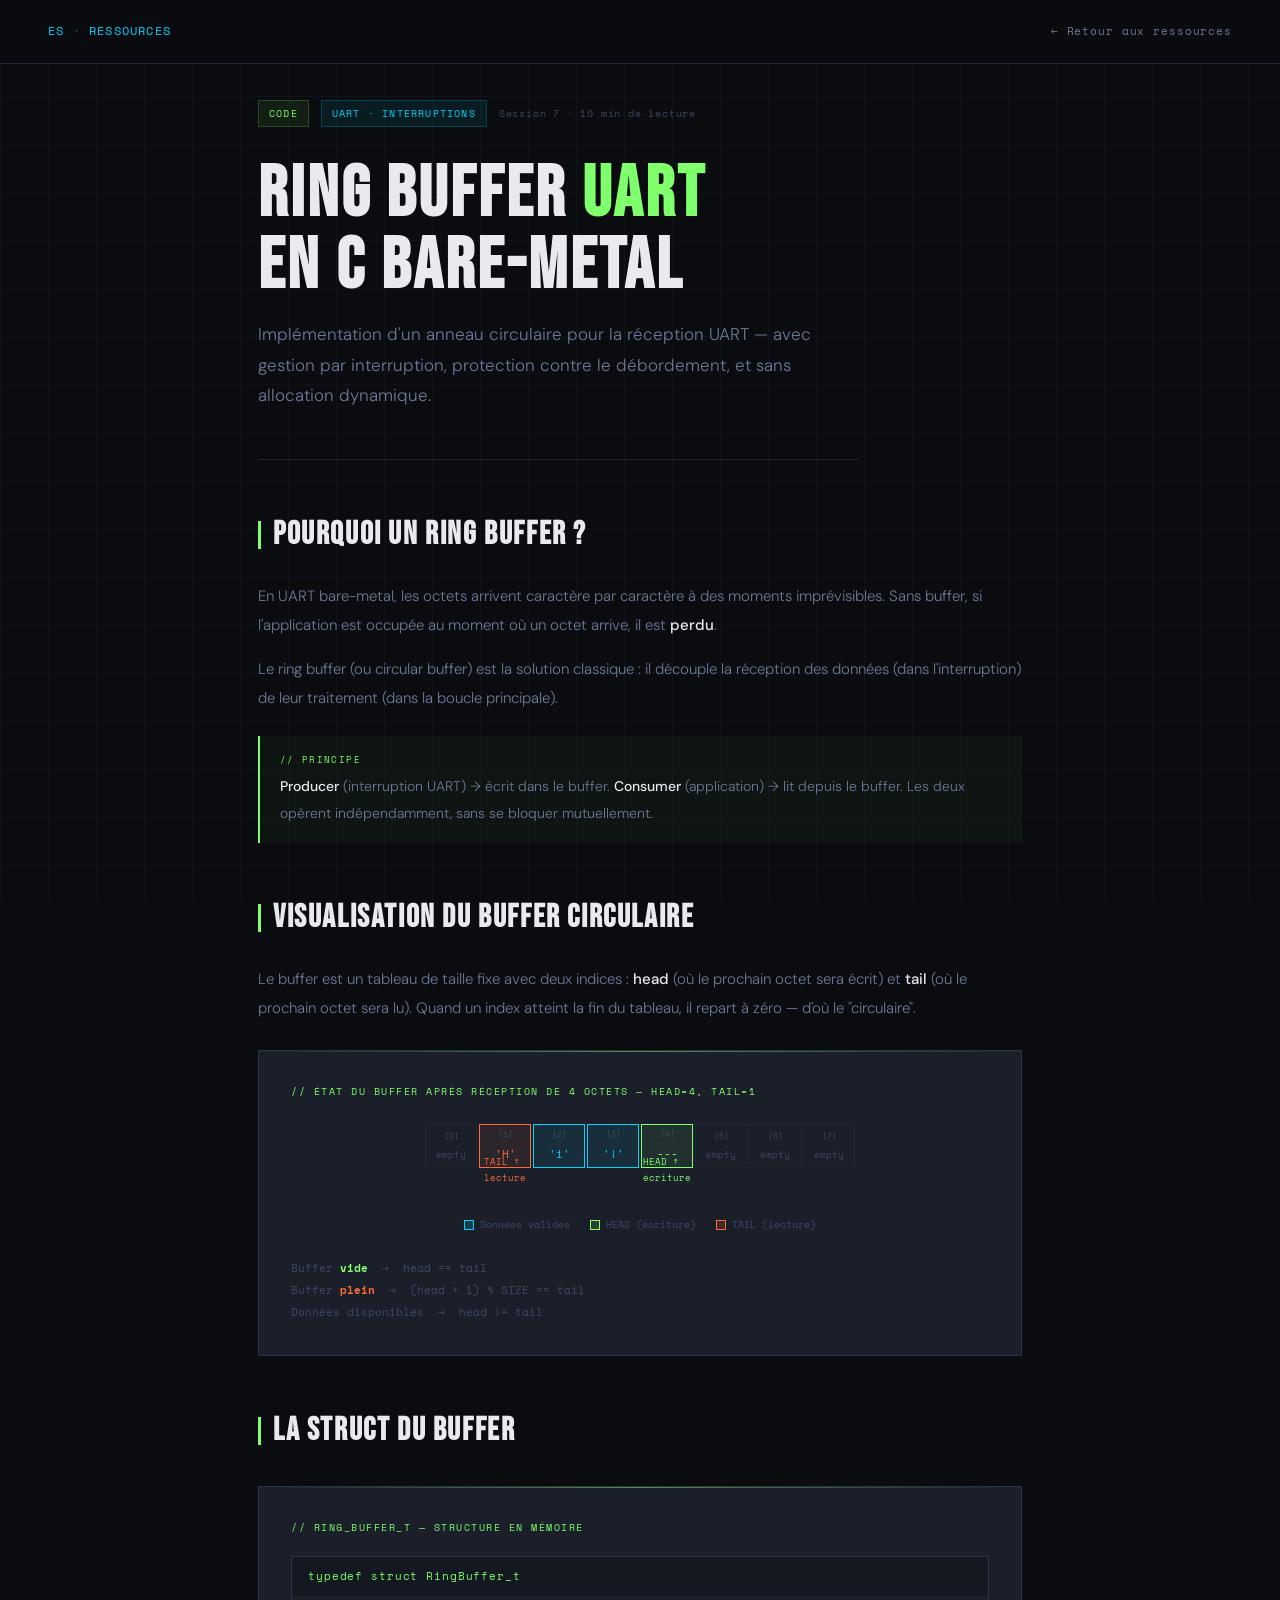
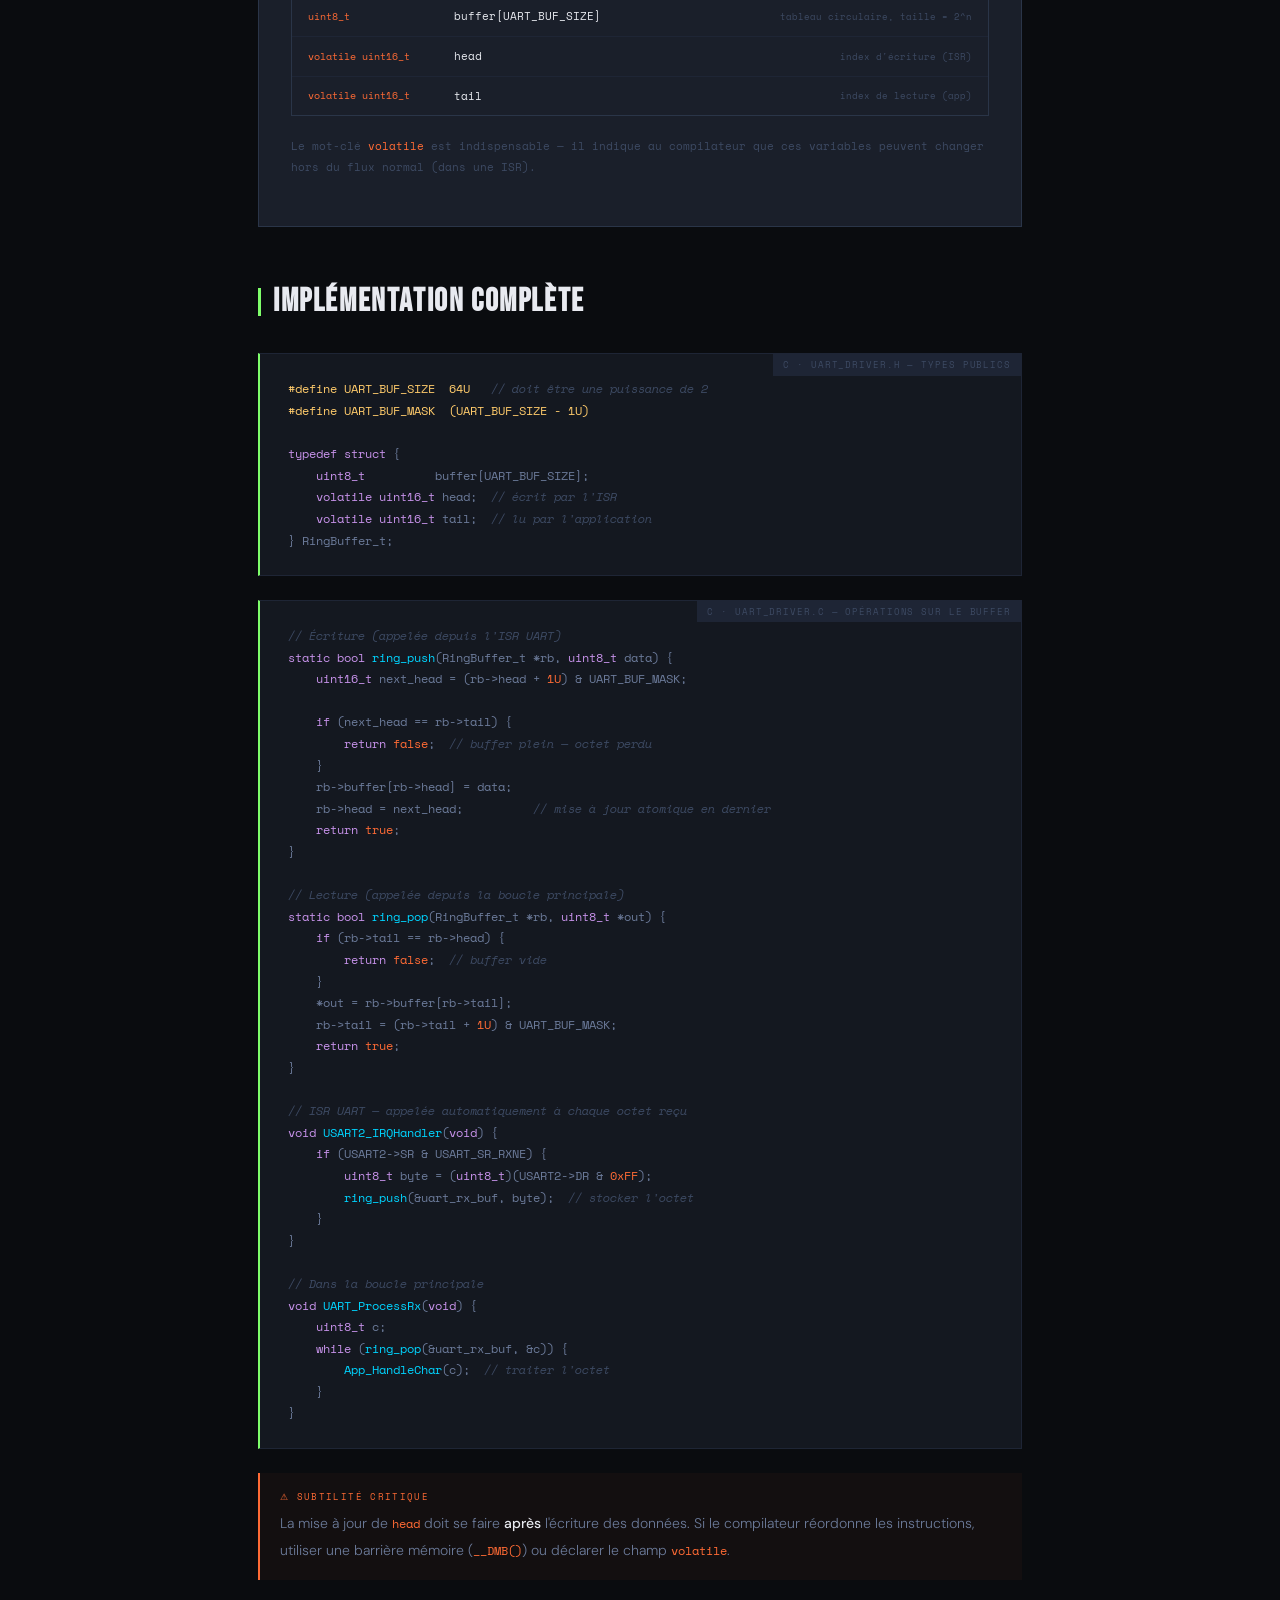
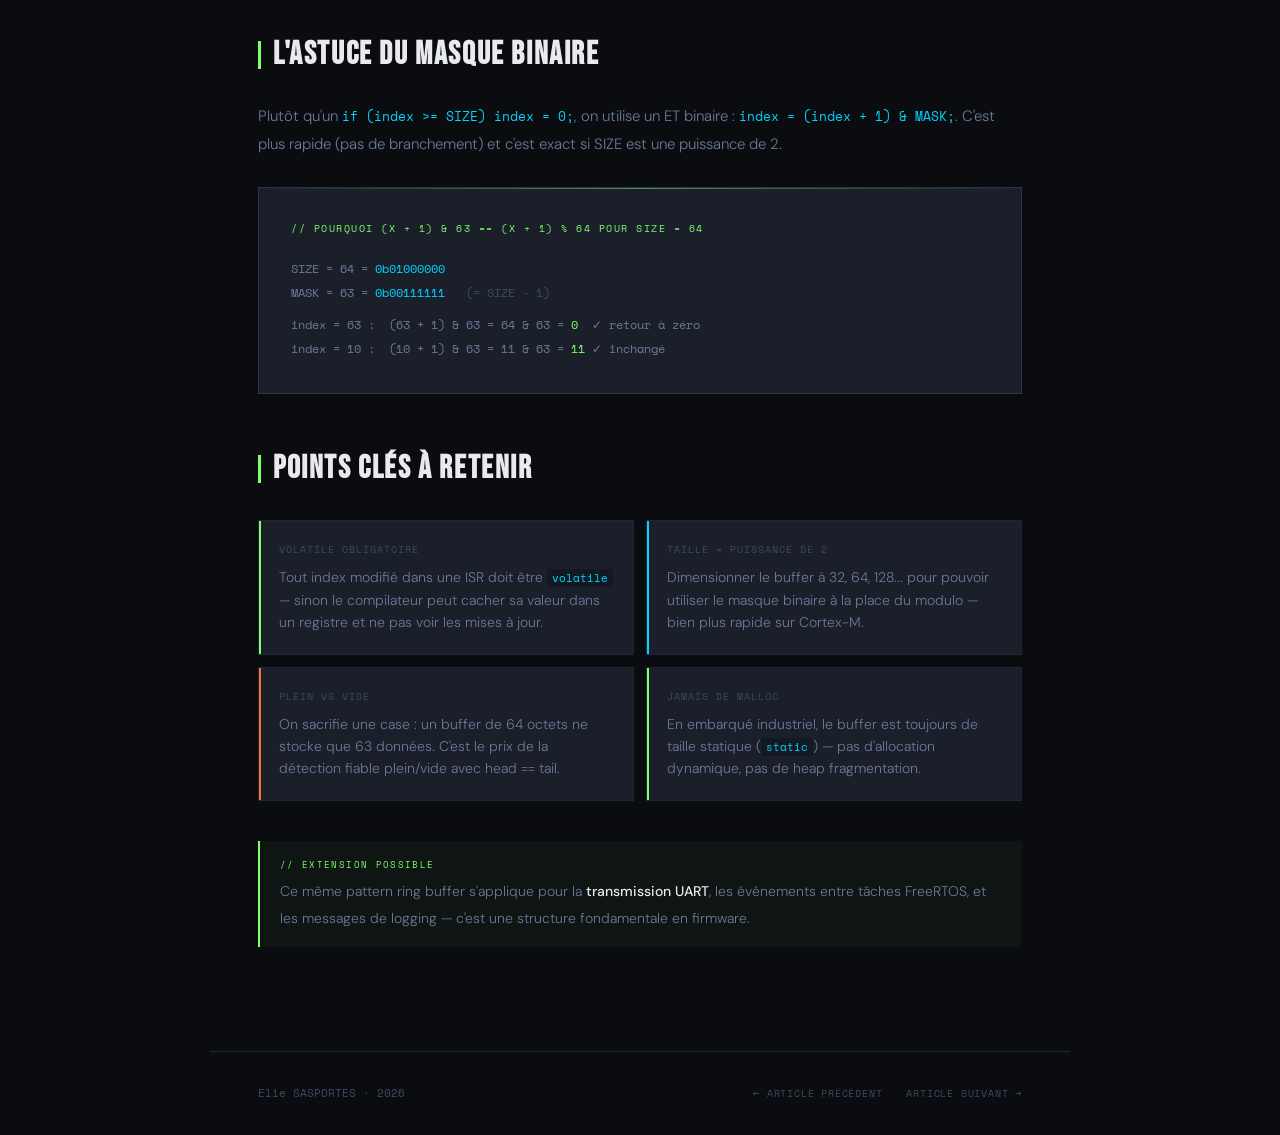
<file: article-uart.html>
<!DOCTYPE html>
<html lang="fr">
<head>
<meta charset="UTF-8">
<meta name="viewport" content="width=device-width, initial-scale=1.0">
<title>Ring Buffer UART — Elie SASPORTES</title>
<link href="https://fonts.googleapis.com/css2?family=Space+Mono:wght@400;700&family=DM+Sans:opsz,wght@9..40,300;9..40,400;9..40,500&family=Bebas+Neue&display=swap" rel="stylesheet">
<style>
  :root{--bg:#0a0c0f;--bg2:#0f1217;--bg3:#141820;--surface:#1a1f2a;--border:#1e2535;--border-bright:#2a3548;--text:#e8eaf0;--text-muted:#6b7a99;--text-dim:#3d4a63;--accent:#00d4ff;--accent2:#ff6b35;--accent3:#7fff6b}
  *,*::before,*::after{box-sizing:border-box;margin:0;padding:0}
  html{scroll-behavior:smooth}
  body{background:var(--bg);color:var(--text);font-family:'DM Sans',sans-serif;font-weight:300;line-height:1.7}
  body::before{content:'';position:fixed;inset:0;background-image:linear-gradient(var(--border) 1px,transparent 1px),linear-gradient(90deg,var(--border) 1px,transparent 1px);background-size:48px 48px;opacity:0.3;pointer-events:none;z-index:0}
  nav{position:fixed;top:0;left:0;right:0;z-index:100;display:flex;align-items:center;justify-content:space-between;padding:0 48px;height:64px;background:rgba(10,12,15,0.9);backdrop-filter:blur(16px);border-bottom:1px solid var(--border)}
  .nav-logo{font-family:'Space Mono',monospace;font-size:12px;color:var(--accent);letter-spacing:0.1em;text-decoration:none;text-transform:uppercase}
  .nav-back{font-family:'Space Mono',monospace;font-size:11px;color:var(--text-muted);text-decoration:none;letter-spacing:0.08em;transition:color 0.2s}
  .nav-back:hover{color:var(--accent)}
  .article-wrap{max-width:860px;margin:0 auto;padding:100px 48px 80px;position:relative;z-index:1}
  .article-meta{display:flex;align-items:center;gap:12px;margin-bottom:32px}
  .meta-tag{font-family:'Space Mono',monospace;font-size:10px;color:var(--accent3);background:rgba(127,255,107,0.08);border:1px solid rgba(127,255,107,0.2);padding:4px 10px;letter-spacing:0.12em;text-transform:uppercase}
  .meta-tag.blue{color:var(--accent);background:rgba(0,212,255,0.08);border-color:rgba(0,212,255,0.2)}
  .meta-info{font-family:'Space Mono',monospace;font-size:10px;color:var(--text-dim);letter-spacing:0.08em}
  h1{font-family:'Bebas Neue',sans-serif;font-size:clamp(40px,6vw,72px);letter-spacing:0.04em;line-height:1;color:var(--text);margin-bottom:16px}
  h1 em{color:var(--accent3);font-style:normal}
  .subtitle{font-size:17px;color:var(--text-muted);max-width:600px;line-height:1.8;margin-bottom:48px;padding-bottom:48px;border-bottom:1px solid var(--border)}
  h2{font-family:'Bebas Neue',sans-serif;font-size:32px;letter-spacing:0.05em;color:var(--text);margin:48px 0 20px;display:flex;align-items:center;gap:12px}
  h2::before{content:'';width:3px;height:28px;background:var(--accent3);flex-shrink:0}
  p{font-size:15px;color:var(--text-muted);line-height:1.9;margin-bottom:16px}
  p strong{color:var(--text);font-weight:500}
  .code-block{background:var(--bg3);border:1px solid var(--border);border-left:2px solid var(--accent3);padding:24px 28px;margin:24px 0;overflow-x:auto;position:relative}
  .code-block .code-label{position:absolute;top:0;right:0;font-family:'Space Mono',monospace;font-size:9px;color:var(--text-dim);background:var(--border);padding:3px 10px;letter-spacing:0.1em;text-transform:uppercase}
  pre{font-family:'Space Mono',monospace;font-size:12px;line-height:1.8;color:var(--text-muted)}
  .kw{color:#c792ea}.cm{color:var(--text-dim);font-style:italic}.num{color:var(--accent2)}.fn{color:var(--accent)}.str{color:var(--accent3)}.def{color:#ffcb6b}
  .diagram{background:var(--surface);border:1px solid var(--border-bright);padding:32px;margin:28px 0;position:relative;overflow:hidden}
  .diagram::before{content:'';position:absolute;top:0;left:0;right:0;height:1px;background:linear-gradient(90deg,transparent,var(--accent3),transparent);opacity:0.5}
  .diagram-title{font-family:'Space Mono',monospace;font-size:10px;color:var(--accent3);letter-spacing:0.15em;text-transform:uppercase;margin-bottom:20px}
  .callout{border-left:2px solid var(--accent3);padding:16px 20px;background:rgba(127,255,107,0.04);margin:24px 0}
  .callout-label{font-family:'Space Mono',monospace;font-size:9px;color:var(--accent3);letter-spacing:0.15em;text-transform:uppercase;margin-bottom:6px}
  .callout p{color:var(--text-muted);font-size:14px;margin:0}
  .warn{border-left:2px solid var(--accent2);padding:16px 20px;background:rgba(255,107,53,0.04);margin:24px 0}
  .warn-label{font-family:'Space Mono',monospace;font-size:9px;color:var(--accent2);letter-spacing:0.15em;text-transform:uppercase;margin-bottom:6px}
  .warn p{color:var(--text-muted);font-size:14px;margin:0}
  .concept-grid{display:grid;grid-template-columns:1fr 1fr;gap:12px;margin:24px 0}
  .concept-card{background:var(--surface);border:1px solid var(--border);padding:20px;position:relative;overflow:hidden}
  .concept-card::after{content:'';position:absolute;top:0;left:0;width:2px;height:100%;background:var(--accent3)}
  .concept-card:nth-child(2)::after{background:var(--accent)}
  .concept-card:nth-child(3)::after{background:var(--accent2)}
  .concept-card:nth-child(4)::after{background:var(--accent3)}
  .concept-label{font-family:'Space Mono',monospace;font-size:10px;color:var(--text-dim);letter-spacing:0.1em;text-transform:uppercase;margin-bottom:8px}
  .concept-val{font-size:14px;color:var(--text-muted);line-height:1.6}
  .concept-val code{font-family:'Space Mono',monospace;font-size:11px;color:var(--accent);background:var(--bg3);padding:1px 5px}

  /* RING BUFFER VISUAL */
  .ring-wrap{display:flex;flex-direction:column;gap:24px;align-items:center;margin:24px 0}
  .ring-cells{display:flex;gap:2px}
  .ring-cell{width:52px;height:44px;border:1px solid var(--border);display:flex;align-items:center;justify-content:center;font-family:'Space Mono',monospace;font-size:11px;color:var(--text-dim);position:relative;flex-direction:column;gap:3px}
  .ring-cell.data{background:rgba(0,212,255,0.08);border-color:var(--accent);color:var(--accent)}
  .ring-cell.head{background:rgba(127,255,107,0.08);border-color:var(--accent3);color:var(--accent3)}
  .ring-cell.tail{background:rgba(255,107,53,0.08);border-color:var(--accent2);color:var(--accent2)}
  .ring-cell.headtail{background:rgba(0,212,255,0.06);border-color:var(--accent);color:var(--accent)}
  .ring-cell .idx{font-size:8px;color:var(--text-dim)}
  .ring-cell .ptr{position:absolute;bottom:-18px;font-size:9px;color:var(--accent3);font-family:'Space Mono',monospace}
  .ring-cell .ptr.tail{color:var(--accent2)}
  .ring-legend{display:flex;gap:20px;font-family:'Space Mono',monospace;font-size:10px}
  .ring-legend-item{display:flex;align-items:center;gap:6px}
  .ring-dot{width:10px;height:10px;border:1px solid}
  .ring-dot.d{border-color:var(--accent);background:rgba(0,212,255,0.15)}
  .ring-dot.h{border-color:var(--accent3);background:rgba(127,255,107,0.15)}
  .ring-dot.t{border-color:var(--accent2);background:rgba(255,107,53,0.15)}

  /* STRUCT */
  .struct-visual{border:1px solid var(--border-bright);margin:20px 0}
  .struct-header{background:var(--bg3);border-bottom:1px solid var(--border);padding:10px 16px;font-family:'Space Mono',monospace;font-size:11px;color:var(--accent3);letter-spacing:0.08em}
  .struct-field{display:flex;align-items:center;border-bottom:1px solid var(--border);padding:10px 16px;gap:16px}
  .struct-field:last-child{border-bottom:none}
  .struct-type{font-family:'Space Mono',monospace;font-size:10px;color:var(--accent2);width:130px;flex-shrink:0}
  .struct-name{font-family:'Space Mono',monospace;font-size:11px;color:var(--text);flex:1}
  .struct-desc{font-family:'Space Mono',monospace;font-size:9px;color:var(--text-dim);text-align:right}

  ::-webkit-scrollbar{width:4px}::-webkit-scrollbar-track{background:var(--bg)}::-webkit-scrollbar-thumb{background:var(--border-bright)}
  @media(max-width:640px){.article-wrap{padding:88px 20px 48px}.concept-grid{grid-template-columns:1fr}nav{padding:0 20px}.ring-cells{flex-wrap:wrap;justify-content:center}}
</style>
</head>
<body>

<nav>
  <a href="index.html" class="nav-logo">ES <span style="color:var(--text-dim)">·</span> Ressources</a>
  <a href="index.html#resources" class="nav-back">← Retour aux ressources</a>
</nav>

<div class="article-wrap">

  <div class="article-meta">
    <span class="meta-tag">Code</span>
    <span class="meta-tag blue">UART · Interruptions</span>
    <span class="meta-info">Session 7 · 10 min de lecture</span>
  </div>

  <h1>Ring Buffer <em>UART</em><br>en C Bare-Metal</h1>
  <p class="subtitle">Implémentation d'un anneau circulaire pour la réception UART — avec gestion par interruption, protection contre le débordement, et sans allocation dynamique.</p>

  <!-- ── SECTION 1 ── -->
  <h2>Pourquoi un ring buffer ?</h2>
  <p>En UART bare-metal, les octets arrivent caractère par caractère à des moments imprévisibles. Sans buffer, si l'application est occupée au moment où un octet arrive, il est <strong>perdu</strong>.</p>
  <p>Le ring buffer (ou circular buffer) est la solution classique : il découple la réception des données (dans l'interruption) de leur traitement (dans la boucle principale).</p>

  <div class="callout">
    <div class="callout-label">// principe</div>
    <p><strong>Producer</strong> (interruption UART) → écrit dans le buffer. <strong>Consumer</strong> (application) → lit depuis le buffer. Les deux opèrent indépendamment, sans se bloquer mutuellement.</p>
  </div>

  <!-- ── SECTION 2 ── -->
  <h2>Visualisation du buffer circulaire</h2>
  <p>Le buffer est un tableau de taille fixe avec deux indices : <strong>head</strong> (où le prochain octet sera écrit) et <strong>tail</strong> (où le prochain octet sera lu). Quand un index atteint la fin du tableau, il repart à zéro — d'où le "circulaire".</p>

  <div class="diagram">
    <div class="diagram-title">// État du buffer après réception de 4 octets — head=4, tail=1</div>
    <div class="ring-wrap">
      <div class="ring-cells">
        <div class="ring-cell">
          <span class="idx">[0]</span>
          <span style="font-size:9px">empty</span>
        </div>
        <div class="ring-cell tail">
          <span class="idx">[1]</span>
          <span>'H'</span>
          <span class="ptr tail">TAIL ↑<br>lecture</span>
        </div>
        <div class="ring-cell data">
          <span class="idx">[2]</span>
          <span>'i'</span>
        </div>
        <div class="ring-cell data">
          <span class="idx">[3]</span>
          <span>'!'</span>
        </div>
        <div class="ring-cell head">
          <span class="idx">[4]</span>
          <span>---</span>
          <span class="ptr">HEAD ↑<br>écriture</span>
        </div>
        <div class="ring-cell">
          <span class="idx">[5]</span>
          <span style="font-size:9px">empty</span>
        </div>
        <div class="ring-cell">
          <span class="idx">[6]</span>
          <span style="font-size:9px">empty</span>
        </div>
        <div class="ring-cell">
          <span class="idx">[7]</span>
          <span style="font-size:9px">empty</span>
        </div>
      </div>
      <div class="ring-legend" style="margin-top:24px">
        <div class="ring-legend-item"><div class="ring-dot d"></div><span style="color:var(--text-dim)">Données valides</span></div>
        <div class="ring-legend-item"><div class="ring-dot h"></div><span style="color:var(--text-dim)">HEAD (écriture)</span></div>
        <div class="ring-legend-item"><div class="ring-dot t"></div><span style="color:var(--text-dim)">TAIL (lecture)</span></div>
      </div>
    </div>
    <div style="margin-top:20px;font-family:'Space Mono',monospace;font-size:11px;color:var(--text-dim);line-height:2">
      <div>Buffer <strong style="color:var(--accent3)">vide</strong> &nbsp;→&nbsp; head == tail</div>
      <div>Buffer <strong style="color:var(--accent2)">plein</strong> &nbsp;→&nbsp; (head + 1) % SIZE == tail</div>
      <div>Données disponibles &nbsp;→&nbsp; head != tail</div>
    </div>
  </div>

  <!-- ── SECTION 3 ── -->
  <h2>La struct du buffer</h2>

  <div class="diagram">
    <div class="diagram-title">// ring_buffer_t — structure en mémoire</div>
    <div class="struct-visual">
      <div class="struct-header">typedef struct RingBuffer_t</div>
      <div class="struct-field">
        <div class="struct-type">uint8_t</div>
        <div class="struct-name">buffer[UART_BUF_SIZE]</div>
        <div class="struct-desc">tableau circulaire, taille = 2^n</div>
      </div>
      <div class="struct-field">
        <div class="struct-type">volatile uint16_t</div>
        <div class="struct-name">head</div>
        <div class="struct-desc">index d'écriture (ISR)</div>
      </div>
      <div class="struct-field">
        <div class="struct-type">volatile uint16_t</div>
        <div class="struct-name">tail</div>
        <div class="struct-desc">index de lecture (app)</div>
      </div>
    </div>
    <p style="font-family:'Space Mono',monospace;font-size:11px;color:var(--text-dim);margin-top:12px">Le mot-clé <strong style="color:var(--accent2)">volatile</strong> est indispensable — il indique au compilateur que ces variables peuvent changer hors du flux normal (dans une ISR).</p>
  </div>

  <!-- ── SECTION 4 ── -->
  <h2>Implémentation complète</h2>

  <div class="code-block">
    <span class="code-label">C · uart_driver.h — types publics</span>
    <pre><span class="def">#define UART_BUF_SIZE  64U   </span><span class="cm">// doit être une puissance de 2</span>
<span class="def">#define UART_BUF_MASK  (UART_BUF_SIZE - 1U)</span>

<span class="kw">typedef struct</span> {
    <span class="kw">uint8_t</span>          buffer[UART_BUF_SIZE];
    <span class="kw">volatile uint16_t</span> head;  <span class="cm">// écrit par l'ISR</span>
    <span class="kw">volatile uint16_t</span> tail;  <span class="cm">// lu par l'application</span>
} RingBuffer_t;</pre>
  </div>

  <div class="code-block">
    <span class="code-label">C · uart_driver.c — opérations sur le buffer</span>
    <pre><span class="cm">// Écriture (appelée depuis l'ISR UART)</span>
<span class="kw">static bool</span> <span class="fn">ring_push</span>(RingBuffer_t *rb, <span class="kw">uint8_t</span> data) {
    <span class="kw">uint16_t</span> next_head = (rb-&gt;head + <span class="num">1U</span>) &amp; UART_BUF_MASK;

    <span class="kw">if</span> (next_head == rb-&gt;tail) {
        <span class="kw">return</span> <span class="num">false</span>;  <span class="cm">// buffer plein — octet perdu</span>
    }
    rb-&gt;buffer[rb-&gt;head] = data;
    rb-&gt;head = next_head;          <span class="cm">// mise à jour atomique en dernier</span>
    <span class="kw">return</span> <span class="num">true</span>;
}

<span class="cm">// Lecture (appelée depuis la boucle principale)</span>
<span class="kw">static bool</span> <span class="fn">ring_pop</span>(RingBuffer_t *rb, <span class="kw">uint8_t</span> *out) {
    <span class="kw">if</span> (rb-&gt;tail == rb-&gt;head) {
        <span class="kw">return</span> <span class="num">false</span>;  <span class="cm">// buffer vide</span>
    }
    *out = rb-&gt;buffer[rb-&gt;tail];
    rb-&gt;tail = (rb-&gt;tail + <span class="num">1U</span>) &amp; UART_BUF_MASK;
    <span class="kw">return</span> <span class="num">true</span>;
}

<span class="cm">// ISR UART — appelée automatiquement à chaque octet reçu</span>
<span class="kw">void</span> <span class="fn">USART2_IRQHandler</span>(<span class="kw">void</span>) {
    <span class="kw">if</span> (USART2-&gt;SR &amp; USART_SR_RXNE) {
        <span class="kw">uint8_t</span> byte = (<span class="kw">uint8_t</span>)(USART2-&gt;DR &amp; <span class="num">0xFF</span>);
        <span class="fn">ring_push</span>(&amp;uart_rx_buf, byte);  <span class="cm">// stocker l'octet</span>
    }
}

<span class="cm">// Dans la boucle principale</span>
<span class="kw">void</span> <span class="fn">UART_ProcessRx</span>(<span class="kw">void</span>) {
    <span class="kw">uint8_t</span> c;
    <span class="kw">while</span> (<span class="fn">ring_pop</span>(&amp;uart_rx_buf, &amp;c)) {
        <span class="fn">App_HandleChar</span>(c);  <span class="cm">// traiter l'octet</span>
    }
}</pre>
  </div>

  <div class="warn">
    <div class="warn-label">⚠ subtilité critique</div>
    <p>La mise à jour de <code style="font-family:'Space Mono',monospace;color:var(--accent2);font-size:12px">head</code> doit se faire <strong>après</strong> l'écriture des données. Si le compilateur réordonne les instructions, utiliser une barrière mémoire (<code style="font-family:'Space Mono',monospace;color:var(--accent2);font-size:12px">__DMB()</code>) ou déclarer le champ <code style="font-family:'Space Mono',monospace;color:var(--accent2);font-size:12px">volatile</code>.</p>
  </div>

  <!-- ── SECTION 5 ── -->
  <h2>L'astuce du masque binaire</h2>
  <p>Plutôt qu'un <code style="font-family:'Space Mono',monospace;color:var(--accent);font-size:13px">if (index >= SIZE) index = 0;</code>, on utilise un ET binaire : <code style="font-family:'Space Mono',monospace;color:var(--accent);font-size:13px">index = (index + 1) & MASK;</code>. C'est plus rapide (pas de branchement) et c'est exact si SIZE est une puissance de 2.</p>

  <div class="diagram">
    <div class="diagram-title">// Pourquoi (x + 1) &amp; 63 == (x + 1) % 64 pour SIZE = 64</div>
    <div style="font-family:'Space Mono',monospace;font-size:12px;line-height:2;color:var(--text-muted)">
      <div>SIZE = 64 = <span style="color:var(--accent)">0b01000000</span></div>
      <div>MASK = 63 = <span style="color:var(--accent)">0b00111111</span> &nbsp;&nbsp;<span style="color:var(--text-dim)">(= SIZE - 1)</span></div>
      <div style="margin-top:8px">index = 63 : &nbsp;(63 + 1) &amp; 63 = 64 &amp; 63 = <span style="color:var(--accent3)">0</span> &nbsp;✓ retour à zéro</div>
      <div>index = 10 : &nbsp;(10 + 1) &amp; 63 = 11 &amp; 63 = <span style="color:var(--accent3)">11</span> ✓ inchangé</div>
    </div>
  </div>

  <!-- ── SECTION 6 ── -->
  <h2>Points clés à retenir</h2>

  <div class="concept-grid">
    <div class="concept-card">
      <div class="concept-label">volatile obligatoire</div>
      <div class="concept-val">Tout index modifié dans une ISR doit être <code>volatile</code> — sinon le compilateur peut cacher sa valeur dans un registre et ne pas voir les mises à jour.</div>
    </div>
    <div class="concept-card">
      <div class="concept-label">Taille = puissance de 2</div>
      <div class="concept-val">Dimensionner le buffer à 32, 64, 128... pour pouvoir utiliser le masque binaire à la place du modulo — bien plus rapide sur Cortex-M.</div>
    </div>
    <div class="concept-card">
      <div class="concept-label">Plein vs vide</div>
      <div class="concept-val">On sacrifie une case : un buffer de 64 octets ne stocke que 63 données. C'est le prix de la détection fiable plein/vide avec head == tail.</div>
    </div>
    <div class="concept-card">
      <div class="concept-label">Jamais de malloc</div>
      <div class="concept-val">En embarqué industriel, le buffer est toujours de taille statique (<code>static</code>) — pas d'allocation dynamique, pas de heap fragmentation.</div>
    </div>
  </div>

  <div class="callout" style="margin-top:40px">
    <div class="callout-label">// extension possible</div>
    <p>Ce même pattern ring buffer s'applique pour la <strong>transmission UART</strong>, les événements entre tâches FreeRTOS, et les messages de logging — c'est une structure fondamentale en firmware.</p>
  </div>

</div>

<footer style="max-width:860px;margin:0 auto;padding:32px 48px;border-top:1px solid var(--border);display:flex;justify-content:space-between;align-items:center;position:relative;z-index:1">
  <div style="font-family:'Space Mono',monospace;font-size:11px;color:var(--text-dim)">Elie SASPORTES · 2026</div>
  <div style="display:flex;gap:24px">
    <a href="article-architecture.html" style="font-family:'Space Mono',monospace;font-size:10px;color:var(--text-dim);text-decoration:none;letter-spacing:0.08em;text-transform:uppercase" onmouseover="this.style.color='var(--accent)'" onmouseout="this.style.color='var(--text-dim)'">← Article précédent</a>
    <a href="article-scheduler.html" style="font-family:'Space Mono',monospace;font-size:10px;color:var(--text-dim);text-decoration:none;letter-spacing:0.08em;text-transform:uppercase" onmouseover="this.style.color='var(--accent)'" onmouseout="this.style.color='var(--text-dim)'">Article suivant →</a>
  </div>
</footer>

</body>
</html>
</file>
<file: article-style.css>
/* ─── article-style.css — shared by all technical articles ─── */
:root {
  --bg:#0a0c0f; --bg2:#0f1217; --bg3:#141820;
  --surface:#1a1f2a; --border:#1e2535; --border-bright:#2a3548;
  --text:#e8eaf0; --text-muted:#6b7a99; --text-dim:#3d4a63;
  --accent:#00d4ff; --accent2:#ff6b35; --accent3:#7fff6b; --accent4:#c792ea; --accent5:#ffcb6b;
}
*, *::before, *::after { box-sizing: border-box; margin: 0; padding: 0; }
html { scroll-behavior: smooth; }
body { background: var(--bg); color: var(--text); font-family: 'DM Sans', sans-serif; font-weight: 300; line-height: 1.7; }
body::before {
  content: ''; position: fixed; inset: 0;
  background-image: linear-gradient(var(--border) 1px, transparent 1px),
                    linear-gradient(90deg, var(--border) 1px, transparent 1px);
  background-size: 48px 48px; opacity: 0.3; pointer-events: none; z-index: 0;
}

nav { position: fixed; top: 0; left: 0; right: 0; z-index: 100; display: flex; align-items: center; justify-content: space-between; padding: 0 48px; height: 64px; background: rgba(10,12,15,0.9); backdrop-filter: blur(16px); border-bottom: 1px solid var(--border); }
.nav-logo { font-family: 'Space Mono', monospace; font-size: 12px; color: var(--accent); letter-spacing: 0.1em; text-decoration: none; text-transform: uppercase; }
.nav-back { font-family: 'Space Mono', monospace; font-size: 11px; color: var(--text-muted); text-decoration: none; letter-spacing: 0.08em; transition: color 0.2s; }
.nav-back:hover { color: var(--accent); }

.article-wrap { max-width: 860px; margin: 0 auto; padding: 100px 48px 80px; position: relative; z-index: 1; }
.article-meta { display: flex; align-items: center; gap: 12px; margin-bottom: 32px; flex-wrap: wrap; }
.meta-tag { font-family: 'Space Mono', monospace; font-size: 10px; padding: 4px 10px; letter-spacing: 0.12em; text-transform: uppercase; }
.mt-blue   { color: var(--accent);  background: rgba(0,212,255,0.08);  border: 1px solid rgba(0,212,255,0.2); }
.mt-red    { color: var(--accent2); background: rgba(255,107,53,0.08); border: 1px solid rgba(255,107,53,0.2); }
.mt-green  { color: var(--accent3); background: rgba(127,255,107,0.08); border: 1px solid rgba(127,255,107,0.2); }
.mt-purple { color: var(--accent4); background: rgba(199,146,234,0.08); border: 1px solid rgba(199,146,234,0.2); }
.mt-yellow { color: var(--accent5); background: rgba(255,203,107,0.08); border: 1px solid rgba(255,203,107,0.2); }
.meta-info { font-family: 'Space Mono', monospace; font-size: 10px; color: var(--text-dim); letter-spacing: 0.08em; }

h1 { font-family: 'Bebas Neue', sans-serif; font-size: clamp(40px, 6vw, 72px); letter-spacing: 0.04em; line-height: 1; color: var(--text); margin-bottom: 16px; }
h1 em.blue   { color: var(--accent);  font-style: normal; }
h1 em.red    { color: var(--accent2); font-style: normal; }
h1 em.green  { color: var(--accent3); font-style: normal; }
h1 em.purple { color: var(--accent4); font-style: normal; }
h1 em.yellow { color: var(--accent5); font-style: normal; }

.subtitle { font-size: 17px; color: var(--text-muted); max-width: 600px; line-height: 1.8; margin-bottom: 48px; padding-bottom: 48px; border-bottom: 1px solid var(--border); }
h2 { font-family: 'Bebas Neue', sans-serif; font-size: 32px; letter-spacing: 0.05em; color: var(--text); margin: 48px 0 20px; display: flex; align-items: center; gap: 12px; }
h2::before { content: ''; width: 3px; height: 28px; flex-shrink: 0; }
h2.h-blue::before   { background: var(--accent); }
h2.h-red::before    { background: var(--accent2); }
h2.h-green::before  { background: var(--accent3); }
h2.h-purple::before { background: var(--accent4); }
h2.h-yellow::before { background: var(--accent5); }
h3 { font-family: 'Space Mono', monospace; font-size: 13px; letter-spacing: 0.1em; text-transform: uppercase; margin: 28px 0 12px; color: var(--accent); }

p { font-size: 15px; color: var(--text-muted); line-height: 1.9; margin-bottom: 16px; }
p strong { color: var(--text); font-weight: 500; }
p code, li code { font-family: 'Space Mono', monospace; font-size: 12px; color: var(--accent); background: var(--bg3); padding: 1px 6px; }

.code-block { background: var(--bg3); border: 1px solid var(--border); padding: 24px 28px; margin: 24px 0; overflow-x: auto; position: relative; }
.code-block.cb-blue   { border-left: 2px solid var(--accent); }
.code-block.cb-red    { border-left: 2px solid var(--accent2); }
.code-block.cb-green  { border-left: 2px solid var(--accent3); }
.code-block.cb-purple { border-left: 2px solid var(--accent4); }
.code-block.cb-yellow { border-left: 2px solid var(--accent5); }
.code-label { position: absolute; top: 0; right: 0; font-family: 'Space Mono', monospace; font-size: 9px; color: var(--text-dim); background: var(--border); padding: 3px 10px; letter-spacing: 0.1em; text-transform: uppercase; }
pre { font-family: 'Space Mono', monospace; font-size: 12px; line-height: 1.8; color: var(--text-muted); }
.kw { color: #c792ea; } .cm { color: var(--text-dim); font-style: italic; } .num { color: var(--accent2); }
.fn { color: var(--accent); } .str { color: var(--accent3); } .def { color: #ffcb6b; }

.diagram { background: var(--surface); border: 1px solid var(--border-bright); padding: 32px; margin: 28px 0; position: relative; overflow: hidden; }
.diagram::before { content: ''; position: absolute; top: 0; left: 0; right: 0; height: 1px; opacity: 0.5; }
.diagram.d-blue::before   { background: linear-gradient(90deg, transparent, var(--accent),  transparent); }
.diagram.d-red::before    { background: linear-gradient(90deg, transparent, var(--accent2), transparent); }
.diagram.d-green::before  { background: linear-gradient(90deg, transparent, var(--accent3), transparent); }
.diagram.d-purple::before { background: linear-gradient(90deg, transparent, var(--accent4), transparent); }
.diagram.d-yellow::before { background: linear-gradient(90deg, transparent, var(--accent5), transparent); }
.diagram-title { font-family: 'Space Mono', monospace; font-size: 10px; letter-spacing: 0.15em; text-transform: uppercase; margin-bottom: 20px; color: var(--accent); }

.callout { border-left: 2px solid var(--accent3); padding: 16px 20px; background: rgba(127,255,107,0.04); margin: 24px 0; }
.callout-label { font-family: 'Space Mono', monospace; font-size: 9px; color: var(--accent3); letter-spacing: 0.15em; text-transform: uppercase; margin-bottom: 6px; }
.callout p { color: var(--text-muted); font-size: 14px; margin: 0; }

.warn { border-left: 2px solid var(--accent2); padding: 16px 20px; background: rgba(255,107,53,0.04); margin: 24px 0; }
.warn-label { font-family: 'Space Mono', monospace; font-size: 9px; color: var(--accent2); letter-spacing: 0.15em; text-transform: uppercase; margin-bottom: 6px; }
.warn p { color: var(--text-muted); font-size: 14px; margin: 0; }

.concept-grid { display: grid; grid-template-columns: 1fr 1fr; gap: 12px; margin: 24px 0; }
.concept-card { background: var(--surface); border: 1px solid var(--border); padding: 20px; position: relative; overflow: hidden; }
.concept-card::after { content: ''; position: absolute; top: 0; left: 0; width: 2px; height: 100%; background: var(--accent); }
.concept-card:nth-child(2)::after { background: var(--accent2); }
.concept-card:nth-child(3)::after { background: var(--accent3); }
.concept-card:nth-child(4)::after { background: var(--accent4); }
.concept-label { font-family: 'Space Mono', monospace; font-size: 10px; color: var(--text-dim); letter-spacing: 0.1em; text-transform: uppercase; margin-bottom: 8px; }
.concept-val { font-size: 14px; color: var(--text-muted); line-height: 1.6; }
.concept-val code { font-family: 'Space Mono', monospace; font-size: 11px; color: var(--accent); background: var(--bg3); padding: 1px 5px; }

/* TABLES */
.t-data { width: 100%; border-collapse: collapse; font-family: 'Space Mono', monospace; font-size: 11px; margin: 16px 0; }
.t-data th { background: var(--bg3); color: var(--text-dim); padding: 10px 14px; text-align: left; border: 1px solid var(--border); letter-spacing: 0.08em; text-transform: uppercase; font-size: 9px; }
.t-data td { padding: 10px 14px; border: 1px solid var(--border); color: var(--text-muted); }
.t-data tr:nth-child(even) td { background: rgba(255,255,255,0.01); }
.t-data td.acc { color: var(--accent); }
.t-data td.acc2 { color: var(--accent2); }
.t-data td.acc3 { color: var(--accent3); }
.t-data td.acc4 { color: var(--accent4); }
.t-data td.acc5 { color: var(--accent5); }
.t-data td.dim { color: var(--text-dim); }

/* FOOTER */
.page-footer { max-width: 860px; margin: 0 auto; padding: 32px 48px; border-top: 1px solid var(--border); display: flex; justify-content: space-between; align-items: center; position: relative; z-index: 1; font-family: 'Space Mono', monospace; }
.page-footer .pf-left { font-size: 11px; color: var(--text-dim); }
.page-footer .pf-nav { display: flex; gap: 24px; }
.page-footer .pf-nav a { font-size: 10px; color: var(--text-dim); text-decoration: none; letter-spacing: 0.08em; text-transform: uppercase; transition: color 0.2s; }
.page-footer .pf-nav a:hover { color: var(--accent); }

::-webkit-scrollbar { width: 4px; }
::-webkit-scrollbar-track { background: var(--bg); }
::-webkit-scrollbar-thumb { background: var(--border-bright); }

/* ── LANGUAGE SWITCHER (injected by article-lang.js) ── */
.art-lang-switcher { display: flex; gap: 4px; align-items: center; }
.art-lang-btn { font-family: 'Space Mono', monospace; font-size: 10px; padding: 4px 8px; background: transparent; border: 1px solid var(--border); color: var(--text-dim); cursor: pointer; letter-spacing: 0.08em; transition: all 0.2s; }
.art-lang-btn:hover { border-color: var(--accent); color: var(--accent); }
.art-lang-btn.active { border-color: var(--accent); color: var(--accent); background: rgba(0,212,255,0.08); }

@media (max-width: 640px) {
  .article-wrap { padding: 88px 20px 48px; }
  .concept-grid { grid-template-columns: 1fr; }
  nav { padding: 0 20px; }
  .page-footer { padding: 20px; }
}
</file>
